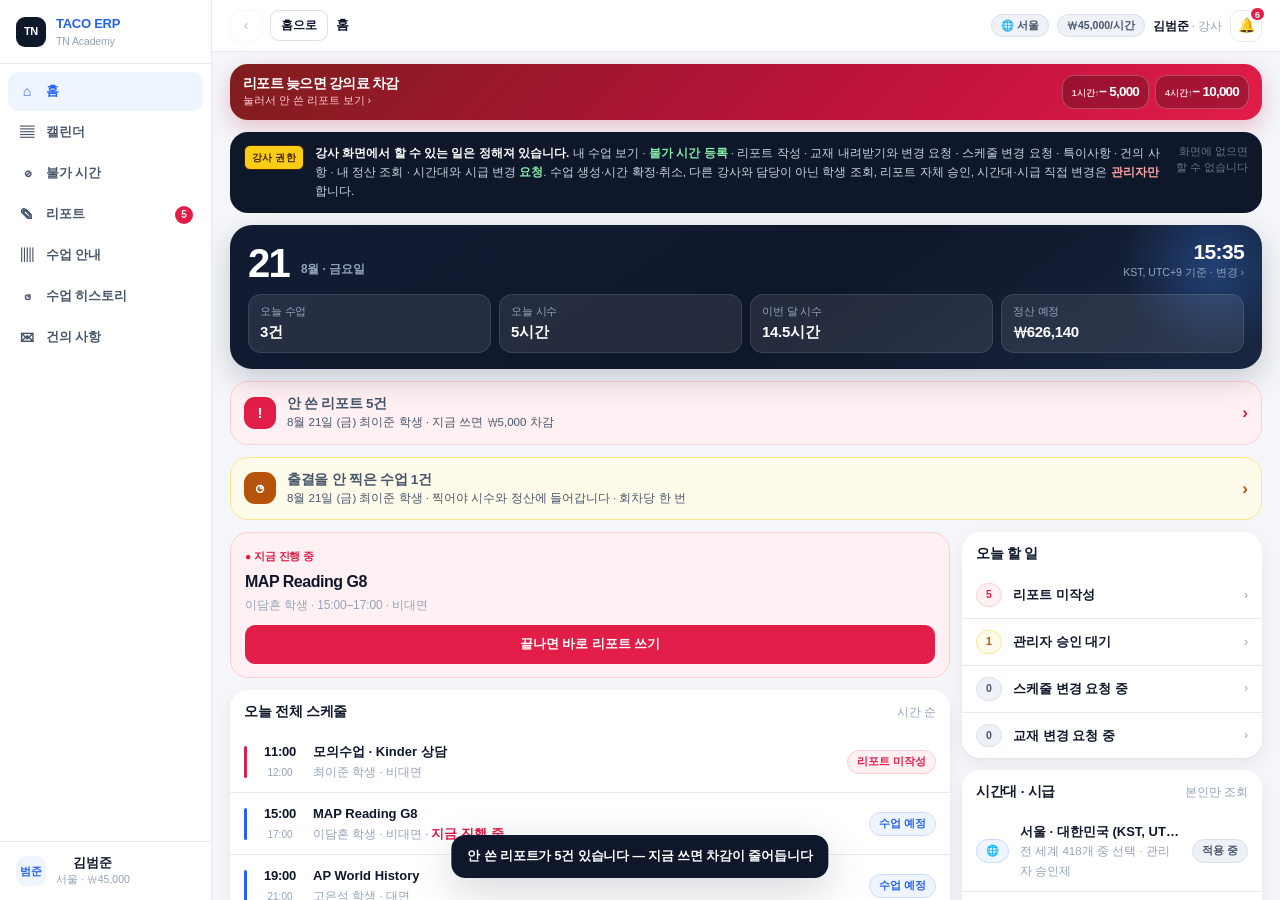
<file: index.html>
<!-- @file-guide
목적: index.html (historical)
책임/재사용: 읽기 전용 당시 자료다. 현행 명세/구현 근거로 복사하지 않고 최신 docs/CLAUDE.md와 원본을 대조한다.
검증/작업 지침: docs/contracts/FILE-GUIDE.md · docs/AGENT.md · docs/CLAUDE.md
-->

<!DOCTYPE html>
<html lang="ko">

<head>
    <meta charset="utf-8">
    <meta name="viewport" content="width=device-width, initial-scale=1, viewport-fit=cover">
    <meta name="theme-color" content="#0f172a">
    <meta name="description" content="TACO ERP 강사 백오피스 — 내 수업 · 가능·불가 표기 · 리포트 · 급여">
    <title>TACO ERP — 강사 백오피스</title>
    <link rel="stylesheet" href="css/tokens.css">
    <link rel="stylesheet" href="css/layout.css">
    <link rel="stylesheet" href="css/components.css">
    <link rel="stylesheet" href="css/calendar.css">
    <link rel="stylesheet" href="css/panel.css">
</head>

<body>
    <div class="app">
        <aside class="sidebar" id="sidebar"></aside>
        <div class="main">
            <header class="topbar" id="topbar"></header>
            <main class="scroll" id="scroll"></main>
        </div>
        <nav class="tabbar" id="tabbar" aria-label="주요메뉴"></nav>
    </div>

    <div class="scrim" id="scrim" onclick="onScrim()"></div>
    <aside class="panel" id="panel" hidden aria-label="수업 상세"></aside>
    <div id="modalHost" hidden></div>
    <div class="toast" id="toast" role="status" aria-live="polite"></div>

    <script src="js/money.js"></script>
    <script src="js/guard.js"></script>
    <script src="js/data.js"></script>
    <script src="js/rules.js"></script>
    <script src="js/ui.js"></script>
    <script src="js/views-home.js"></script>
    <script src="js/views-calendar.js"></script>
    <script src="js/views-report.js"></script>
    <script src="js/views-misc.js"></script>
    <script src="js/app.js"></script>
</body>

</html>
</file>
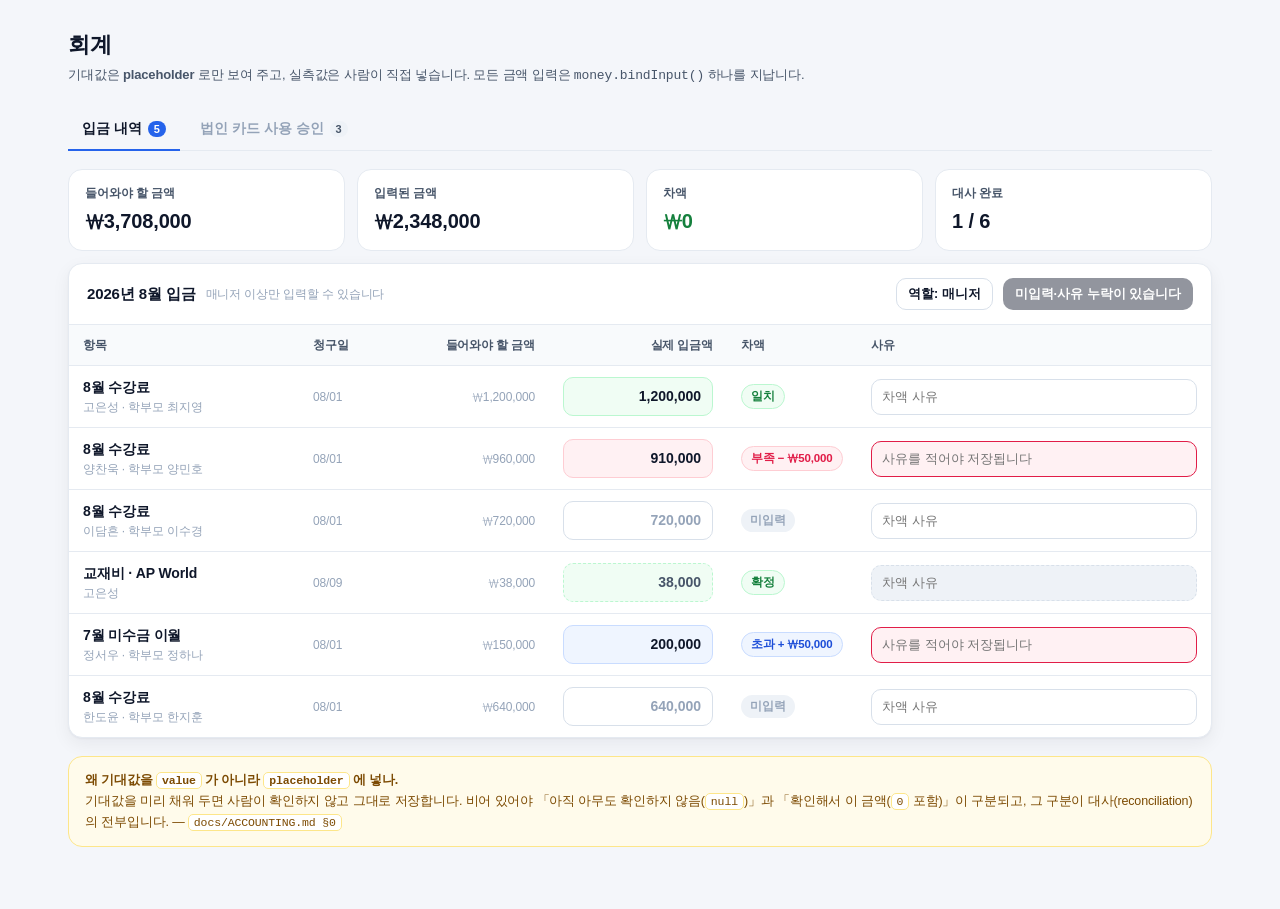
<file: accounting.html>
<!-- @file-guide
목적: accounting.html (historical)
책임/재사용: 읽기 전용 당시 자료다. 현행 명세/구현 근거로 복사하지 않고 최신 docs/CLAUDE.md와 원본을 대조한다.
검증/작업 지침: docs/contracts/FILE-GUIDE.md · docs/AGENT.md · docs/CLAUDE.md
-->

<!doctype html>
<html lang="ko">

<head>
    <meta charset="utf-8">
    <meta name="viewport" content="width=device-width, initial-scale=1">
    <title>TACO ERP · 회계 — 입금 내역 / 법인카드 승인</title>
    <link rel="stylesheet" href="css/tokens.css">
    <style>
        * {
            box-sizing: border-box;
            margin: 0;
            padding: 0
        }

        html,
        body {
            height: 100%
        }

        body {
            background: var(--bg);
            color: var(--fg);
            font-family: var(--f-sans);
            font-size: 14px;
            line-height: 1.5;
            -webkit-font-smoothing: antialiased
        }

        .wrap {
            max-width: 1180px;
            margin: 0 auto;
            padding: 28px var(--pad) 64px
        }

        h1 {
            font-size: 22px;
            font-weight: 800;
            letter-spacing: -.02em
        }

        .sub {
            color: var(--fg-muted);
            margin-top: 4px;
            font-size: 13px
        }

        .tabs {
            display: flex;
            gap: 6px;
            margin: 22px 0 18px;
            border-bottom: 1px solid var(--line)
        }

        .tab {
            appearance: none;
            border: 0;
            background: none;
            font: inherit;
            font-weight: 700;
            color: var(--fg-subtle);
            padding: 10px 14px;
            cursor: pointer;
            border-bottom: 2px solid transparent;
            margin-bottom: -1px
        }

        .tab[aria-selected=true] {
            color: var(--fg);
            border-bottom-color: var(--blue)
        }

        .tab .n {
            display: inline-block;
            min-width: 18px;
            padding: 0 5px;
            margin-left: 6px;
            border-radius: 9px;
            background: var(--subtle);
            color: var(--fg-muted);
            font-size: 11px;
            font-weight: 800
        }

        .tab[aria-selected=true] .n {
            background: var(--blue);
            color: var(--raised)
        }

        .card {
            background: var(--raised);
            border: 1px solid var(--line);
            border-radius: var(--r);
            box-shadow: var(--sh)
        }

        .card+.card {
            margin-top: var(--gap)
        }

        .card-h {
            padding: 14px 18px;
            border-bottom: 1px solid var(--line);
            display: flex;
            align-items: center;
            gap: 10px
        }

        .card-h h2 {
            font-size: 15px;
            font-weight: 800
        }

        .card-h .hint {
            color: var(--fg-subtle);
            font-size: 12px;
            font-weight: 500
        }

        .spacer {
            flex: 1
        }

        /* 요약 */
        .sum {
            display: grid;
            grid-template-columns: repeat(4, 1fr);
            gap: var(--gap);
            margin-bottom: var(--gap)
        }

        .sum .box {
            background: var(--raised);
            border: 1px solid var(--line);
            border-radius: var(--r);
            padding: 14px 16px
        }

        .sum .lb {
            font-size: 12px;
            color: var(--fg-muted);
            font-weight: 600
        }

        .sum .vl {
            font-size: 20px;
            font-weight: 800;
            margin-top: 4px;
            font-variant-numeric: tabular-nums
        }

        .sum .box.delta .vl.short {
            color: var(--red)
        }

        .sum .box.delta .vl.over {
            color: var(--blue)
        }

        .sum .box.delta .vl.match {
            color: var(--green)
        }

        /* 표 */
        table {
            width: 100%;
            border-collapse: collapse
        }

        th,
        td {
            padding: 11px 14px;
            text-align: left;
            border-bottom: 1px solid var(--line);
            vertical-align: middle
        }

        th {
            font-size: 12px;
            color: var(--fg-muted);
            font-weight: 700;
            background: var(--inset)
        }

        tbody tr:last-child td {
            border-bottom: 0
        }

        tbody tr:hover {
            background: var(--inset)
        }

        td.num,
        th.num {
            text-align: right;
            font-variant-numeric: tabular-nums
        }

        .who {
            font-weight: 700
        }

        .meta {
            color: var(--fg-subtle);
            font-size: 12px
        }

        /* 금액 입력 — money.bindInput 이 .money-input 을 붙인다 */
        .money-input {
            width: 150px;
            padding: 8px 11px;
            text-align: right;
            font: inherit;
            font-weight: 700;
            font-variant-numeric: tabular-nums;
            border: 1px solid var(--line-2);
            border-radius: var(--r-sm);
            background: var(--raised);
            color: var(--fg);
            outline: none;
            transition: border-color .12s, box-shadow .12s
        }

        .money-input:focus {
            border-color: var(--blue);
            box-shadow: 0 0 0 3px var(--blue-soft)
        }

        .money-input::placeholder {
            color: var(--fg-subtle);
            font-weight: 600;
            opacity: 1
        }

        .money-input.is-readonly {
            background: var(--subtle);
            color: var(--fg-muted);
            border-style: dashed;
            cursor: not-allowed
        }

        .money-input.short {
            border-color: var(--red-line);
            background: var(--red-soft)
        }

        .money-input.over {
            border-color: var(--blue-line);
            background: var(--blue-soft)
        }

        .money-input.match {
            border-color: var(--green-line);
            background: var(--green-soft)
        }

        .badge {
            display: inline-block;
            padding: 3px 9px;
            border-radius: 999px;
            font-size: 11.5px;
            font-weight: 800;
            white-space: nowrap
        }

        .badge.neutral {
            background: var(--subtle);
            color: var(--fg-subtle)
        }

        .badge.green {
            background: var(--green-soft);
            color: var(--green);
            border: 1px solid var(--green-line)
        }

        .badge.red {
            background: var(--red-soft);
            color: var(--red);
            border: 1px solid var(--red-line)
        }

        .badge.blue {
            background: var(--blue-soft);
            color: var(--blue-deep);
            border: 1px solid var(--blue-line)
        }

        .badge.amber {
            background: var(--amber-soft);
            color: var(--amber);
            border: 1px solid var(--amber-line)
        }

        .reason {
            width: 100%;
            min-width: 150px;
            padding: 7px 10px;
            font: inherit;
            font-size: 13px;
            border: 1px solid var(--line-2);
            border-radius: var(--r-sm);
            background: var(--raised);
            outline: none
        }

        .reason:focus {
            border-color: var(--blue);
            box-shadow: 0 0 0 3px var(--blue-soft)
        }

        .reason.need {
            border-color: var(--red);
            background: var(--red-soft)
        }

        .reason[disabled] {
            background: var(--subtle);
            border-style: dashed;
            color: var(--fg-subtle)
        }

        .btn {
            appearance: none;
            font: inherit;
            font-weight: 700;
            border-radius: var(--r-sm);
            padding: 9px 15px;
            cursor: pointer;
            border: 1px solid transparent;
            transition: filter .12s
        }

        .btn:hover:not(:disabled) {
            filter: brightness(.96)
        }

        .btn:disabled {
            opacity: .45;
            cursor: not-allowed
        }

        .btn.primary {
            background: var(--blue);
            color: var(--raised)
        }

        .btn.dark {
            background: var(--navy);
            color: var(--raised)
        }

        .btn.ghost {
            background: var(--raised);
            border-color: var(--line-2);
            color: var(--fg)
        }

        .btn.danger {
            background: var(--raised);
            border-color: var(--red-line);
            color: var(--red)
        }

        .btn.sm {
            padding: 6px 11px;
            font-size: 12.5px
        }

        /* 카드 승인 2단 */
        .two {
            display: grid;
            grid-template-columns: 378px 1fr;
            gap: var(--gap);
            align-items: start
        }

        .req {
            padding: 13px 16px;
            border-bottom: 1px solid var(--line);
            cursor: pointer;
            display: flex;
            gap: 10px;
            align-items: center
        }

        .req:last-child {
            border-bottom: 0
        }

        .req[aria-current=true] {
            background: var(--blue-soft);
            box-shadow: inset 3px 0 0 var(--blue)
        }

        .req .amt {
            margin-left: auto;
            font-weight: 800;
            font-variant-numeric: tabular-nums
        }

        .det {
            padding: 18px
        }

        .row {
            display: flex;
            gap: 14px;
            padding: 10px 0;
            border-bottom: 1px dashed var(--line)
        }

        .row:last-of-type {
            border-bottom: 0
        }

        .row .k {
            width: 88px;
            flex: none;
            color: var(--fg-muted);
            font-size: 12.5px;
            font-weight: 700;
            padding-top: 2px
        }

        .row .v {
            flex: 1
        }

        .approve {
            margin-top: 16px;
            padding: 16px;
            background: var(--inset);
            border: 1px solid var(--line);
            border-radius: var(--r)
        }

        .approve .lbl {
            font-size: 12.5px;
            font-weight: 700;
            color: var(--fg-muted);
            margin-bottom: 7px
        }

        .approve .line {
            display: flex;
            align-items: center;
            gap: 10px;
            flex-wrap: wrap
        }

        .acts {
            display: flex;
            gap: 8px;
            margin-top: 14px
        }

        .note {
            margin-top: 18px;
            padding: 13px 16px;
            background: var(--amber-soft);
            border: 1px solid var(--amber-line);
            border-radius: var(--r);
            font-size: 12.5px;
            color: var(--amber-deep);
            line-height: 1.65
        }

        .note b {
            font-weight: 800
        }

        .note code {
            font-family: ui-monospace, SFMono-Regular, Menlo, monospace;
            background: var(--raised);
            padding: 1px 5px;
            border-radius: 5px;
            border: 1px solid var(--amber-line);
            font-size: 11.5px
        }

        .hidden {
            display: none
        }

        .receipt {
            display: inline-flex;
            align-items: center;
            gap: 6px;
            padding: 5px 10px;
            border-radius: var(--r-sm);
            background: var(--subtle);
            font-size: 12px;
            font-weight: 700;
            color: var(--fg-muted)
        }

        .receipt.none {
            background: var(--red-soft);
            color: var(--red);
            border: 1px solid var(--red-line)
        }
    </style>
</head>

<body>
    <div class="wrap">
        <h1>회계</h1>
        <p class="sub">기대값은 <b>placeholder</b> 로만 보여 주고, 실측값은 사람이 직접 넣습니다. 모든 금액 입력은 <code>money.bindInput()</code> 하나를 지납니다.</p>

        <div class="tabs" role="tablist">
            <button class="tab" role="tab" aria-selected="true" data-tab="dep">입금 내역<span class="n" id="depN">0</span></button>
            <button class="tab" role="tab" aria-selected="false" data-tab="card">법인 카드 사용 승인<span class="n" id="cardN">0</span></button>
        </div>

        <!-- ───────────────────────── 입금 내역 ───────────────────────── -->
        <section id="pane-dep">
            <div class="sum">
                <div class="box">
                    <div class="lb">들어와야 할 금액</div>
                    <div class="vl" id="sExp">—</div>
                </div>
                <div class="box">
                    <div class="lb">입력된 금액</div>
                    <div class="vl" id="sAct">—</div>
                </div>
                <div class="box delta">
                    <div class="lb">차액</div>
                    <div class="vl" id="sDelta">—</div>
                </div>
                <div class="box">
                    <div class="lb">대사 완료</div>
                    <div class="vl" id="sDone">—</div>
                </div>
            </div>

            <div class="card">
                <div class="card-h">
                    <h2>2026년 8월 입금</h2>
                    <span class="hint">매니저 이상만 입력할 수 있습니다</span>
                    <span class="spacer"></span>
                    <button class="btn ghost sm" id="roleBtn">역할: 매니저</button>
                    <button class="btn dark sm" id="reconcileBtn">일괄 확정</button>
                </div>
                <table>
                    <thead>
                        <tr>
                            <th style="width:230px">항목</th>
                            <th style="width:120px">청구일</th>
                            <th class="num" style="width:130px">들어와야 할 금액</th>
                            <th class="num" style="width:172px">실제 입금액</th>
                            <th style="width:130px">차액</th>
                            <th>사유</th>
                        </tr>
                    </thead>
                    <tbody id="depBody"></tbody>
                </table>
            </div>

            <div class="note">
                <b>왜 기대값을 <code>value</code> 가 아니라 <code>placeholder</code> 에 넣나.</b><br>
                기대값을 미리 채워 두면 사람이 확인하지 않고 그대로 저장합니다. 비어 있어야
                「아직 아무도 확인하지 않음(<code>null</code>)」과 「확인해서 이 금액(<code>0</code> 포함)」이 구분되고,
                그 구분이 대사(reconciliation)의 전부입니다. — <code>docs/ACCOUNTING.md §0</code>
            </div>
        </section>

        <!-- ─────────────────────── 법인 카드 승인 ─────────────────────── -->
        <section id="pane-card" class="hidden">
            <div class="two">
                <div class="card">
                    <div class="card-h">
                        <h2>신청 목록</h2><span class="spacer"></span><span class="hint" id="cardHint"></span>
                    </div>
                    <div id="reqList"></div>
                </div>
                <div class="card">
                    <div class="det" id="reqDetail"></div>
                </div>
            </div>
            <div class="note">
                <b>같은 컴포넌트입니다.</b> 입금 내역의 「들어와야 할 금액 → 실제 입금액」과
                법인카드의 「신청 금액 → 승인 금액」은 <code>ExpectedAmountInput</code> 하나로 처리합니다.
                제안하는 쪽과 확정하는 쪽이 항상 다르다는 것만 지키면 두 업무는 같은 모양입니다. (불변식 I-7)
            </div>
        </section>
    </div>

    <script src="js/money.js"></script>
    <script>
        /* ── 데모 데이터 ─────────────────────────────────────────────── */
        let ROLE = 'manager';                       // 'staff' | 'manager'
        const ME = { id: 'u9', name: '김민선' };

        const DEPOSITS = [
            { id: 'd1', label: '8월 수강료', who: '고은성 · 학부모 최지영', billedOn: '2026-08-01', expected: 1200000, actual: 1200000, reason: '', state: 'entered' },
            { id: 'd2', label: '8월 수강료', who: '양찬욱 · 학부모 양민호', billedOn: '2026-08-01', expected: 960000, actual: 910000, reason: '', state: 'entered' },
            { id: 'd3', label: '8월 수강료', who: '이담흔 · 학부모 이수경', billedOn: '2026-08-01', expected: 720000, actual: null, reason: '', state: 'pending' },
            { id: 'd4', label: '교재비 · AP World', who: '고은성', billedOn: '2026-08-09', expected: 38000, actual: 38000, reason: '', state: 'reconciled' },
            { id: 'd5', label: '7월 미수금 이월', who: '정서우 · 학부모 정하나', billedOn: '2026-08-01', expected: 150000, actual: 200000, reason: '', state: 'entered' },
            { id: 'd6', label: '8월 수강료', who: '한도윤 · 학부모 한지훈', billedOn: '2026-08-01', expected: 640000, actual: null, reason: '', state: 'pending' },
        ];

        const CARDS = [
            {
                id: 'c1', requester: '김범준', requesterId: 'u1', usedOn: '2026-08-18', merchant: '교보문고 광화문점',
                purpose: 'AP World History Unit 5 부교재 3권', account: '도서·교재비',
                requested: 87000, approved: null, reason: '', receipt: true, state: 'submitted'
            },
            {
                id: 'c2', requester: '김민선', requesterId: 'u9', usedOn: '2026-08-20', merchant: '쿠팡',
                purpose: '키즈룸 교구 보충 (색연필·스티커)', account: '소모품비',
                requested: 54300, approved: null, reason: '', receipt: true, state: 'submitted'
            },
            {
                id: 'c3', requester: '양지원', requesterId: 'u4', usedOn: '2026-08-21', merchant: '스타벅스 강남대로점',
                purpose: '학부모 상담 다과', account: '접대비',
                requested: 36500, approved: null, reason: '', receipt: false, state: 'submitted'
            },
            {
                id: 'c4', requester: '김범준', requesterId: 'u1', usedOn: '2026-08-12', merchant: 'Zoom Video Communications',
                purpose: 'Zoom Pro 8월 구독 (Boarding 계정)', account: '지급수수료',
                requested: 21500, approved: 21500, reason: '', receipt: true, state: 'approved'
            },
        ];

        /* ── 공용: ExpectedAmountInput ────────────────────────────────
           기대값 = placeholder / 실측값 = value / diff() 배지 / 사유 강제
           입금·카드 두 화면이 이 함수 하나를 쓴다.                        */
        function expectedAmountInput({ expected, value, canEdit, onChange }) {
            const el = document.createElement('input');
            el.type = 'text';
            const api = MONEY.bindInput(el, {
                expected,
                readonly: !canEdit,
                onValue: n => { paint(n); onChange && onChange(n); },
            });
            api.set(value);

            function paint(n) {
                const d = MONEY.diff(expected, n);
                el.classList.remove('short', 'over', 'match');
                if (d.state !== 'empty') el.classList.add(d.state);
            }
            paint(value);
            return { el, api };
        }

        function badgeFor(expected, actual) {
            const d = MONEY.diff(expected, actual);
            const b = document.createElement('span');
            b.className = 'badge ' + d.tone;
            b.textContent = d.label || '—';
            return { node: b, d };
        }

        /* ── 화면 ① 입금 내역 ─────────────────────────────────────────── */
        function renderDeposits() {
            const body = document.getElementById('depBody');
            body.innerHTML = '';
            const canEdit = ROLE === 'manager';

            DEPOSITS.forEach(row => {
                const tr = document.createElement('tr');

                const c1 = document.createElement('td');
                c1.innerHTML = `<div class="who">${row.label}</div><div class="meta">${row.who}</div>`;

                const c2 = document.createElement('td');
                c2.className = 'meta';
                c2.textContent = row.billedOn.slice(5).replace('-', '/');

                const c3 = document.createElement('td');
                c3.className = 'num meta';
                c3.textContent = MONEY.won(row.expected);

                const c4 = document.createElement('td');
                c4.className = 'num';

                const c5 = document.createElement('td');
                const c6 = document.createElement('td');

                const reason = document.createElement('input');
                reason.className = 'reason';
                reason.placeholder = '차액 사유';
                reason.value = row.reason;
                reason.disabled = !canEdit;
                reason.addEventListener('input', () => { row.reason = reason.value; syncRow(); });
                c6.appendChild(reason);

                const { el } = expectedAmountInput({
                    expected: row.expected, value: row.actual, canEdit,
                    onChange: n => { row.actual = n; syncRow(); syncTotals(); },
                });
                if (row.state === 'reconciled') { el.readOnly = true; el.classList.add('is-readonly'); reason.disabled = true; }
                c4.appendChild(el);

                function syncRow() {
                    c5.innerHTML = '';
                    if (row.state === 'reconciled') {
                        const b = document.createElement('span');
                        b.className = 'badge green'; b.textContent = '확정';
                        c5.appendChild(b); reason.classList.remove('need'); return;
                    }
                    const { node, d } = badgeFor(row.expected, row.actual);
                    c5.appendChild(node);
                    const needReason = (d.state === 'short' || d.state === 'over') && !row.reason.trim();
                    reason.classList.toggle('need', needReason);
                    reason.placeholder = needReason ? '사유를 적어야 저장됩니다' : '차액 사유';
                }
                syncRow();

                tr.append(c1, c2, c3, c4, c5, c6);
                body.appendChild(tr);
            });
            syncTotals();
        }

        function syncTotals() {
            const exp = MONEY.sum(DEPOSITS, r => r.expected);
            const act = MONEY.sum(DEPOSITS, r => r.actual);
            const entered = DEPOSITS.filter(r => MONEY.parse(r.actual) !== null);
            const delta = act - MONEY.sum(entered, r => r.expected);   // 입력된 건만 비교한다

            document.getElementById('sExp').textContent = MONEY.won(exp);
            document.getElementById('sAct').textContent = MONEY.won(act);

            const dEl = document.getElementById('sDelta');
            const st = delta === 0 ? 'match' : delta > 0 ? 'over' : 'short';
            dEl.className = 'vl ' + st;
            dEl.textContent = delta === 0 ? MONEY.won(0) : MONEY.format(delta, { signed: true });

            const done = DEPOSITS.filter(r => r.state === 'reconciled').length;
            document.getElementById('sDone').textContent = `${done} / ${DEPOSITS.length}`;
            document.getElementById('depN').textContent = DEPOSITS.length - done;

            // 일괄 확정 — 미입력이 있거나 사유 없는 차액이 있으면 막는다
            const blocked = DEPOSITS.some(r => {
                if (r.state === 'reconciled') return false;
                const d = MONEY.diff(r.expected, r.actual);
                if (d.state === 'empty') return true;
                return (d.state !== 'match') && !r.reason.trim();
            });
            const btn = document.getElementById('reconcileBtn');
            btn.disabled = blocked || ROLE !== 'manager';
            btn.textContent = blocked ? '미입력·사유 누락이 있습니다' : '일괄 확정';
        }

        /* ── 화면 ② 법인 카드 승인 ────────────────────────────────────── */
        let SEL = CARDS[0].id;

        function renderCards() {
            const list = document.getElementById('reqList');
            list.innerHTML = '';
            CARDS.forEach(r => {
                const d = document.createElement('div');
                d.className = 'req';
                d.setAttribute('aria-current', String(r.id === SEL));
                const tone = r.state === 'approved' ? 'green' : r.state === 'rejected' ? 'red' : 'amber';
                const lbl = r.state === 'approved' ? '승인' : r.state === 'rejected' ? '반려' : '대기';
                d.innerHTML = `<div><div class="who">${r.requester}</div>
        <div class="meta">${r.usedOn.slice(5).replace('-', '/')} · ${r.merchant}</div></div>
      <span class="badge ${tone}">${lbl}</span>
      <span class="amt">${MONEY.won(r.state === 'approved' ? r.approved : r.requested)}</span>`;
                d.addEventListener('click', () => { SEL = r.id; renderCards(); });
                list.appendChild(d);
            });
            document.getElementById('cardN').textContent = CARDS.filter(r => r.state === 'submitted').length;
            document.getElementById('cardHint').textContent = `대기 ${CARDS.filter(r => r.state === 'submitted').length}건`;
            renderCardDetail();
        }

        function renderCardDetail() {
            const r = CARDS.find(x => x.id === SEL);
            const box = document.getElementById('reqDetail');
            box.innerHTML = '';

            const h = document.createElement('div');
            h.style.cssText = 'display:flex;align-items:center;gap:10px;margin-bottom:14px';
            h.innerHTML = `<div><div style="font-size:17px;font-weight:800">${r.merchant}</div>
    <div class="meta">${r.requester} 신청 · ${r.usedOn}</div></div>`;
            box.appendChild(h);

            const rows = [
                ['사용 목적', r.purpose],
                ['계정과목', r.account],
                ['영수증', r.receipt
                    ? '<span class="receipt">📎 receipt_' + r.id + '.jpg</span>'
                    : '<span class="receipt none">영수증 없음 · 승인 불가</span>'],
            ];
            rows.forEach(([k, v]) => {
                const el = document.createElement('div');
                el.className = 'row';
                el.innerHTML = `<div class="k">${k}</div><div class="v">${v}</div>`;
                box.appendChild(el);
            });

            const done = r.state !== 'submitted';
            const selfApproval = r.requesterId === ME.id;
            const canApprove = ROLE === 'manager' && !done && !selfApproval;

            const ap = document.createElement('div');
            ap.className = 'approve';
            ap.innerHTML = `<div class="lbl">승인 금액 <span style="font-weight:600;color:var(--fg-subtle)">
      · 신청 금액 ${MONEY.won(r.requested)} 이 placeholder 로 들어갑니다</span></div>`;

            const line = document.createElement('div');
            line.className = 'line';

            const { el } = expectedAmountInput({
                expected: r.requested, value: r.approved, canEdit: canApprove,
                onChange: n => { r.approved = n; sync(); },
            });
            line.appendChild(el);

            const badgeSlot = document.createElement('span');
            line.appendChild(badgeSlot);
            ap.appendChild(line);

            const reason = document.createElement('input');
            reason.className = 'reason';
            reason.style.marginTop = '10px';
            reason.placeholder = '신청 금액과 다르면 사유가 필요합니다';
            reason.value = r.reason;
            reason.disabled = !canApprove;
            reason.addEventListener('input', () => { r.reason = reason.value; sync(); });
            ap.appendChild(reason);

            const acts = document.createElement('div');
            acts.className = 'acts';
            const ok = document.createElement('button'); ok.className = 'btn primary'; ok.textContent = '승인';
            const no = document.createElement('button'); no.className = 'btn danger'; no.textContent = '반려';
            acts.append(ok, no); ap.appendChild(acts);

            const why = document.createElement('div');
            why.style.cssText = 'margin-top:10px;font-size:12.5px;color:var(--red);font-weight:700';
            ap.appendChild(why);

            function sync() {
                badgeSlot.innerHTML = '';
                const { node, d } = badgeFor(r.requested, r.approved);
                if (d.state !== 'empty') badgeSlot.appendChild(node);

                const needReason = (d.state === 'short' || d.state === 'over') && !r.reason.trim();
                reason.classList.toggle('need', needReason);

                const errs = [];
                if (done) errs.push(r.state === 'approved' ? '이미 승인된 건입니다' : '반려된 건입니다');
                if (selfApproval) errs.push('본인이 올린 신청은 본인이 승인할 수 없습니다 (A-4)');
                if (!r.receipt) errs.push('영수증이 없으면 승인할 수 없습니다 (A-3)');
                if (d.state === 'over') errs.push('승인 금액이 신청 금액을 넘을 수 없습니다 (A-2)');
                if (d.state === 'empty') errs.push('승인 금액을 입력해 주세요');
                if (needReason) errs.push('감액 사유가 필요합니다 (A-1)');
                if (ROLE !== 'manager') errs.push('승인 권한이 없습니다');

                why.textContent = errs[0] || '';
                ok.disabled = errs.length > 0;
                no.disabled = done || ROLE !== 'manager' || selfApproval;
            }
            sync();

            ok.addEventListener('click', () => { r.state = 'approved'; renderCards(); });
            no.addEventListener('click', () => {
                if (!r.reason.trim()) { r.reason = ''; reason.classList.add('need'); reason.placeholder = '반려 사유는 필수입니다'; reason.focus(); return; }
                r.state = 'rejected'; renderCards();
            });

            box.appendChild(ap);
        }

        /* ── 탭 · 역할 ────────────────────────────────────────────────── */
        document.querySelectorAll('.tab').forEach(t => t.addEventListener('click', () => {
            document.querySelectorAll('.tab').forEach(x => x.setAttribute('aria-selected', String(x === t)));
            const k = t.dataset.tab;
            document.getElementById('pane-dep').classList.toggle('hidden', k !== 'dep');
            document.getElementById('pane-card').classList.toggle('hidden', k !== 'card');
        }));

        document.getElementById('roleBtn').addEventListener('click', e => {
            ROLE = ROLE === 'manager' ? 'staff' : 'manager';
            e.target.textContent = '역할: ' + (ROLE === 'manager' ? '매니저' : '직원');
            renderDeposits(); renderCards();
        });

        document.getElementById('reconcileBtn').addEventListener('click', () => {
            DEPOSITS.forEach(r => { if (MONEY.parse(r.actual) !== null) r.state = 'reconciled'; });
            renderDeposits();
        });

        renderDeposits();
        renderCards();
    </script>
</body>

</html>
</file>
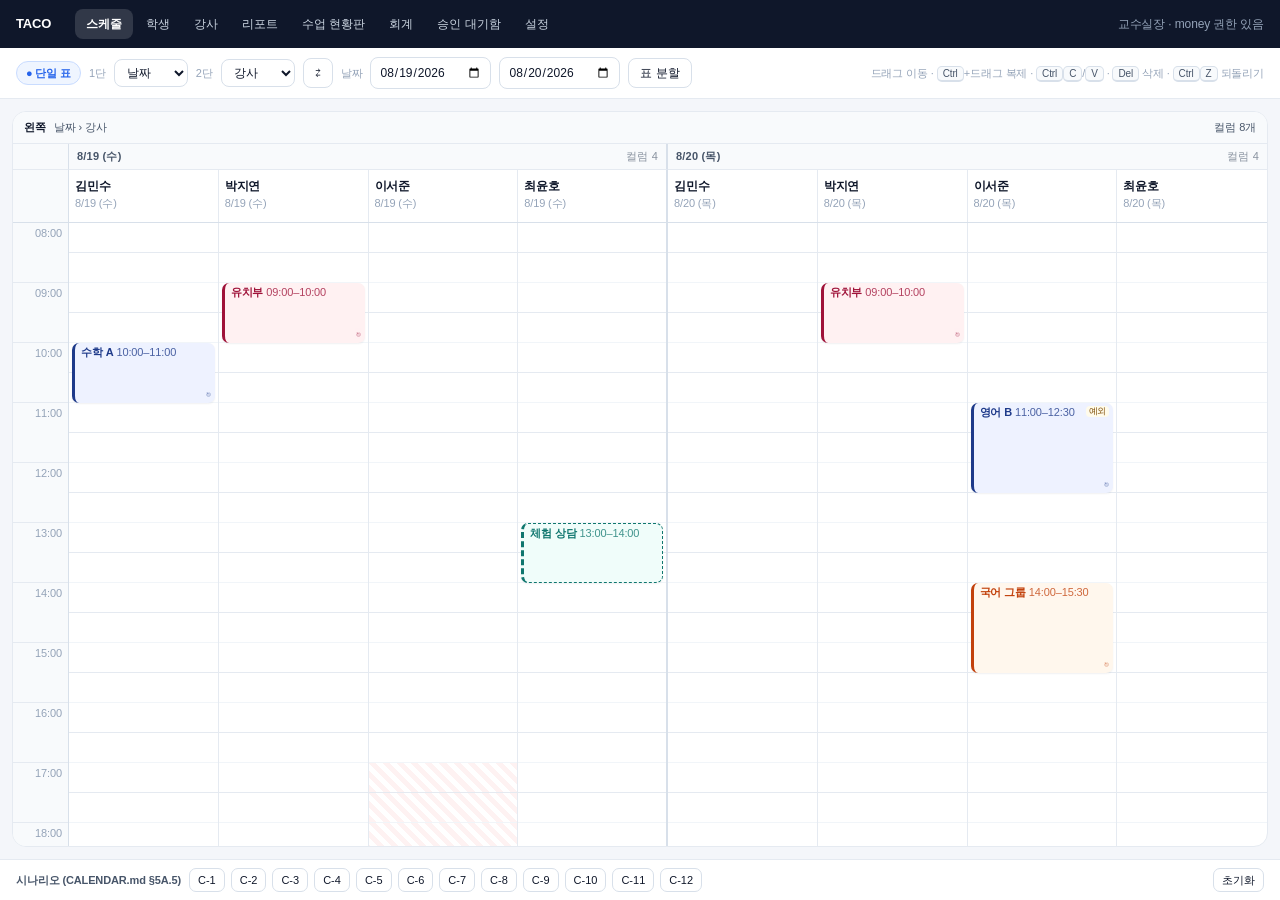
<file: scheduler.html>
<!-- @file-guide
목적: scheduler.html (historical)
책임/재사용: 읽기 전용 당시 자료다. 현행 명세/구현 근거로 복사하지 않고 최신 docs/CLAUDE.md와 원본을 대조한다.
검증/작업 지침: docs/contracts/FILE-GUIDE.md · docs/AGENT.md · docs/CLAUDE.md
-->

<!DOCTYPE html>
<html lang="ko">
<head>
<meta charset="utf-8">
<meta name="viewport" content="width=device-width, initial-scale=1, viewport-fit=cover">
<title>TACO ERP — 스케줄 (관리자)</title>
<link rel="stylesheet" href="css/tokens.css">
<link rel="stylesheet" href="css/scheduler.css">
</head>
<body>
  <div class="sh">
    <header class="topbar">
      <span class="brand">TACO</span>
      <nav class="tabs" id="tabs"></nav>
      <span class="who" id="who"></span>
    </header>

    <div class="filterbar" id="filterbar"></div>

    <div class="panes" id="panes"></div>

    <div class="clipbar" id="clipbar" hidden></div>
    <div class="runner" id="runner"></div>
  </div>

  <div class="scrim2" id="scrim2" hidden></div>
  <div class="dlg" id="dlg" hidden role="dialog" aria-modal="true"></div>
  <div class="toast" id="toast" role="status" aria-live="polite"></div>

  <script src="js/guard.js"></script>
  <script src="js/recurrence.js"></script>
  <script src="js/scheduler.js"></script>
</body>
</html>
</file>
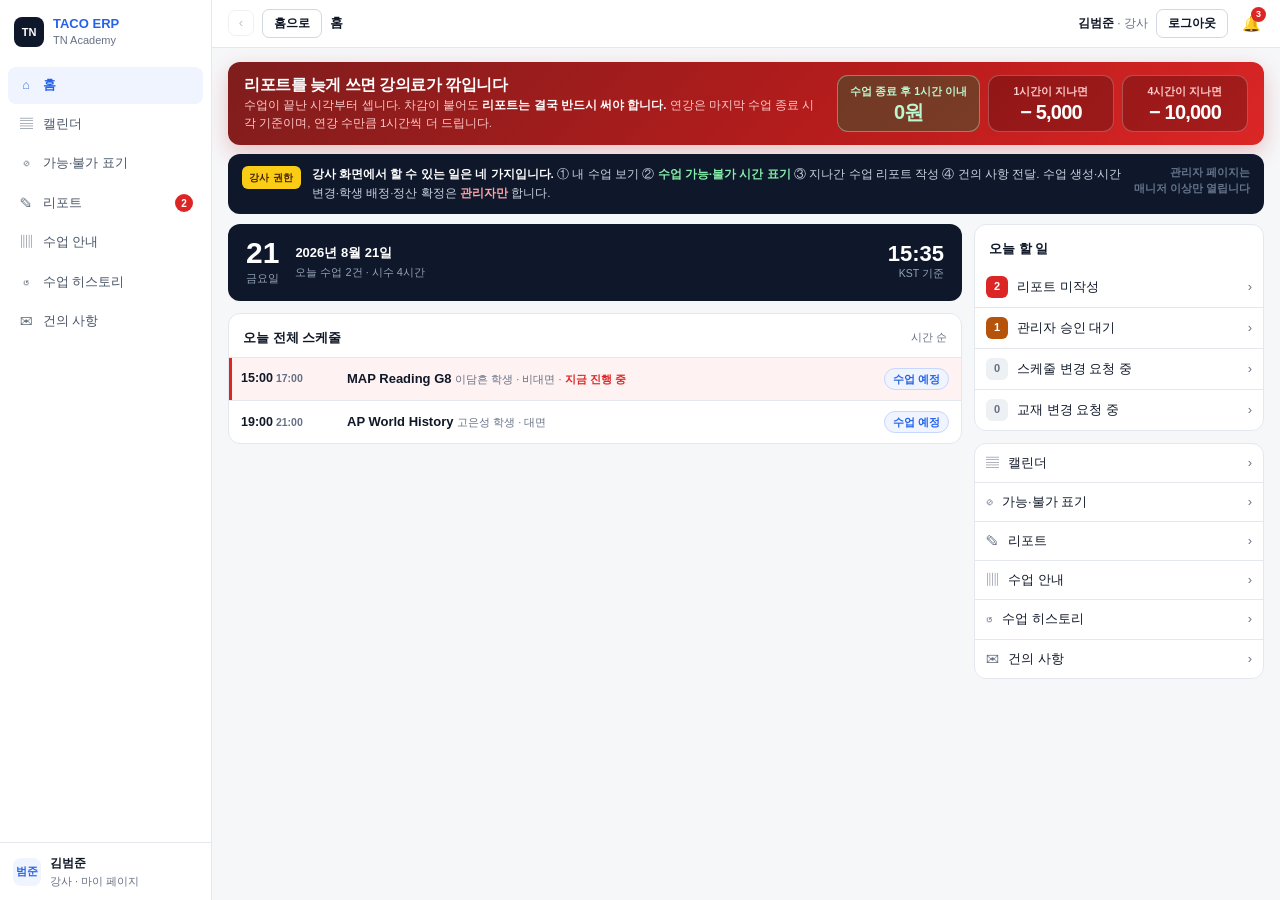
<file: _archive/taco-instructor-backoffice.html>
<!DOCTYPE html>
<html lang="ko">
<head>
<meta charset="utf-8">
<meta name="viewport" content="width=device-width, initial-scale=1">
<title>TACO ERP — 강사 백오피스</title>
<style>
:root{
  --canvas:#f6f7f9; --raised:#fff; --subtle:#eef1f4; --inset:#f8fafc;
  --fg:#101828; --fg-muted:#475467; --fg-subtle:#667085; --fg-on:#fff;
  --border:#d1d8e0; --border-muted:#e4e8ee;
  --accent:#2563eb; --accent-hover:#1d4ed8; --accent-subtle:#eff4ff;
  --red:#dc2626; --red-subtle:#fef2f2; --red-line:#fecaca;
  --green:#15803d; --green-deep:#166534; --green-subtle:#f0fdf4; --green-line:#bbf7d0;
  --amber:#b45309; --amber-subtle:#fffbeb; --amber-line:#fde68a;
  --navy:#0f172a; --navy-2:#1e293b;
  --r-sm:6px; --r-md:8px; --r-lg:12px; --r-xl:16px;
  --hour:44px;
}
*{box-sizing:border-box}
html,body{margin:0;height:100%}
body{font-family:'Pretendard','Noto Sans KR',-apple-system,BlinkMacSystemFont,'Apple SD Gothic Neo',sans-serif;
  background:var(--canvas);color:var(--fg);font-size:13px;line-height:1.55;-webkit-font-smoothing:antialiased}
button{font:inherit;color:inherit;background:none;border:0;cursor:pointer}
input,select,textarea{font:inherit;color:inherit}
.app{display:flex;height:100vh;overflow:hidden}
/* sidebar */
.side{width:212px;flex:0 0 212px;background:var(--raised);border-right:1px solid var(--border-muted);display:flex;flex-direction:column}
.brand{display:flex;align-items:center;gap:9px;padding:16px 14px 14px}
.brand .mark{width:30px;height:30px;border-radius:8px;background:var(--navy);color:#fff;display:grid;place-items:center;font-size:11px;font-weight:800}
.brand .t1{font-size:13px;font-weight:800;color:var(--accent);line-height:1.2}
.brand .t2{font-size:11px;color:var(--fg-subtle)}
.nav{flex:1;padding:4px 8px;overflow:auto}
.nav button{width:100%;display:flex;align-items:center;gap:9px;padding:9px 10px;border-radius:var(--r-md);font-size:12.5px;color:var(--fg-muted);margin-bottom:2px}
.nav button .ic{width:16px;text-align:center;opacity:.85}
.nav button:hover{background:var(--subtle)}
.nav button.on{background:var(--accent-subtle);color:var(--accent);font-weight:700}
.nav .cnt{margin-left:auto;background:var(--red);color:#fff;border-radius:999px;min-width:18px;height:18px;
  display:grid;place-items:center;font-size:10px;font-weight:800;padding:0 5px}
.me{border-top:1px solid var(--border-muted);padding:11px 13px;display:flex;align-items:center;gap:9px}
.me .av{width:28px;height:28px;border-radius:8px;background:var(--accent-subtle);color:var(--accent);display:grid;place-items:center;font-size:11px;font-weight:800}
.me .n{font-size:12px;font-weight:700}
.me .r{font-size:10.5px;color:var(--fg-subtle)}
/* main */
.main{flex:1;min-width:0;display:flex;flex-direction:column;overflow:hidden}
.top{display:flex;align-items:center;gap:8px;padding:9px 16px;background:var(--raised);border-bottom:1px solid var(--border-muted)}
.top .back{width:26px;height:26px;border-radius:7px;border:1px solid var(--border);display:grid;place-items:center;color:var(--fg-muted)}
.top .back:disabled{opacity:.35;cursor:not-allowed}
.top .home{padding:4px 11px;border-radius:7px;border:1px solid var(--border);font-size:12px;font-weight:700}
.crumb{font-size:12.5px;font-weight:700;color:var(--fg)}
.crumb .sep{color:var(--fg-subtle);font-weight:400;margin:0 5px}
.crumb .dim{color:var(--fg-muted);font-weight:500}
.sp{flex:1}
.ghost{padding:4px 10px;border:1px dashed var(--border);border-radius:7px;font-size:11px;color:var(--fg-muted)}
.who{font-size:12px;font-weight:700}
.who span{color:var(--fg-subtle);font-weight:500}
.logout{padding:4px 11px;border:1px solid var(--border);border-radius:7px;font-size:12px;font-weight:700}
.bell{position:relative;width:28px;height:28px;display:grid;place-items:center;font-size:15px}
.bell b{position:absolute;top:-2px;right:-2px;background:var(--red);color:#fff;border-radius:999px;
  min-width:15px;height:15px;font-size:9px;display:grid;place-items:center;font-weight:800}
.body{flex:1;overflow:auto;padding:14px 16px 26px}
/* generic */
.card{background:var(--raised);border:1px solid var(--border-muted);border-radius:var(--r-lg)}
.pad{padding:14px}
.row{display:flex;align-items:center;gap:8px}
.h2{font-size:15px;font-weight:800}
.h3{font-size:13px;font-weight:800}
.muted{color:var(--fg-muted)}
.subtle{color:var(--fg-subtle)}
.mini{font-size:11px}
.mono{font-variant-numeric:tabular-nums}
.btn{display:inline-flex;align-items:center;gap:6px;padding:7px 13px;border-radius:var(--r-md);
  border:1px solid var(--border);background:var(--raised);color:var(--fg);font-size:12px;font-weight:700;white-space:nowrap}
.btn:hover{background:var(--subtle)}
.btn.pri{background:var(--accent);border-color:var(--accent);color:#fff}
.btn.pri:hover{background:var(--accent-hover)}
.btn.go{background:var(--green);border-color:var(--green);color:#fff}
.btn.danger{background:var(--red);border-color:var(--red);color:#fff}
.btn.sm{padding:5px 9px;font-size:11px}
.btn:disabled{opacity:.45;cursor:not-allowed}
.chip{display:inline-flex;align-items:center;gap:4px;padding:2px 8px;border-radius:999px;font-size:10.5px;font-weight:800;border:1px solid transparent}
.chip.red{background:var(--red-subtle);color:var(--red);border-color:var(--red-line)}
.chip.amber{background:var(--amber-subtle);color:var(--amber);border-color:var(--amber-line)}
.chip.green{background:var(--green-subtle);color:var(--green);border-color:var(--green-line)}
.chip.blue{background:var(--accent-subtle);color:var(--accent);border-color:#c7d7fe}
.chip.gray{background:var(--subtle);color:var(--fg-muted);border-color:var(--border)}
.note{font-size:11px;color:var(--fg-subtle)}
.hint{font-size:11.5px;color:#cbd5e1;background:var(--navy);border-radius:var(--r-md);padding:10px 12px}
.hint b{color:#fff;display:block;margin-bottom:2px;font-size:12px}
.warnbox{background:var(--amber-subtle);border:1px solid var(--amber-line);border-radius:var(--r-md);padding:11px 12px;font-size:12px}
.warnbox b{color:var(--amber)}
.errbox{background:var(--red-subtle);border:1.5px solid var(--red-line);border-radius:var(--r-md);padding:11px 12px;font-size:12px}
.errbox b{color:var(--red);display:block;margin-bottom:3px}
.okbox{background:var(--green-subtle);border:1px solid var(--green-line);border-radius:var(--r-md);padding:11px 12px;font-size:12px}
.okbox b{color:var(--green)}
/* banner */
.alertbar{display:flex;align-items:center;gap:10px;background:var(--red-subtle);border:1px solid var(--red-line);
  border-radius:var(--r-lg);padding:11px 14px;margin-bottom:12px}
.alertbar .ic{width:22px;height:22px;border-radius:999px;background:var(--red);color:#fff;display:grid;place-items:center;font-size:12px;font-weight:800}
.alertbar b{font-size:13px}
/* home */
.datecard{background:var(--navy);color:#fff;border-radius:var(--r-lg);padding:14px 18px;display:flex;align-items:center;gap:16px}
.datecard .dd{font-size:30px;font-weight:800;line-height:1}
.datecard .dw{font-size:11px;color:#94a3b8;text-align:center;margin-top:2px}
.datecard .t1{font-size:13px;font-weight:700}
.datecard .t2{font-size:11px;color:#94a3b8;margin-top:1px}
.datecard .clock{font-size:22px;font-weight:800;text-align:right;line-height:1}
.datecard .kst{font-size:10.5px;color:#94a3b8;text-align:right}
.todo-list .it{display:flex;align-items:center;gap:9px;padding:9px 11px;border-bottom:1px solid var(--border-muted);cursor:pointer}
.todo-list .it:hover{background:var(--accent-subtle)}
.todo-list .it:last-child{border-bottom:0}
.todo-list .n{width:22px;height:22px;border-radius:6px;display:grid;place-items:center;font-size:11px;font-weight:800}
.todo-list .n.red{background:var(--red);color:#fff}
.todo-list .n.amber{background:var(--amber);color:#fff}
.todo-list .n.zero{background:var(--subtle);color:var(--fg-subtle)}
.sched .it{display:flex;align-items:center;gap:10px;padding:10px 12px;border-top:1px solid var(--border-muted);cursor:pointer;position:relative}
.sched .it:hover{background:var(--inset)}
.sched .it.now{background:#fef2f2}
.sched .it.now::before{content:'';position:absolute;left:0;top:0;bottom:0;width:3px;background:var(--red)}
.sched .tm{font-size:12.5px;font-weight:800;width:96px;flex:0 0 96px}
.sched .tm i{font-style:normal;font-size:10.5px;color:var(--fg-subtle);font-weight:600}
/* calendar */
.calhead{display:flex;align-items:center;gap:10px;flex-wrap:wrap;margin-bottom:10px}
.seg{display:inline-flex;background:var(--subtle);border-radius:var(--r-md);padding:2px}
.seg button{padding:4px 13px;border-radius:6px;font-size:12px;color:var(--fg-muted);font-weight:700}
.seg button.on{background:var(--raised);color:var(--fg);box-shadow:0 1px 2px rgba(16,24,40,.1)}
.calwrap{display:flex;gap:12px;align-items:flex-start}
.grid{flex:1;min-width:0;border:1px solid var(--border);border-radius:var(--r-lg);overflow:hidden;background:#fff;display:flex}
.gut{width:62px;flex:0 0 62px;background:var(--subtle)}
.gut .gh{height:46px;border-bottom:1px solid var(--border)}
.gut .lb{height:var(--hour);font-size:10.5px;color:var(--fg-subtle);text-align:right;padding-right:7px;transform:translateY(-6px)}
.cols{flex:1;display:flex;min-width:0}
.col{flex:1;min-width:0;border-left:1px solid var(--border);position:relative}
.col.today{background:#fffdf5}
.ch{height:46px;border-bottom:1px solid var(--border);display:flex;flex-direction:column;align-items:center;justify-content:center;gap:1px;background:var(--subtle)}
.ch .w{font-size:10.5px;color:var(--fg-muted);font-weight:700}
.ch .d{font-size:14px;font-weight:800}
.col.today .ch .d{background:var(--accent);color:#fff;width:24px;height:24px;border-radius:999px;display:grid;place-items:center;font-size:12px}
.col.sun .ch .w,.col.sun .ch .d{color:var(--red)}
.cbody{position:relative}
.hl{position:absolute;left:0;right:0;height:1px;background:var(--border-muted)}
.nowline{position:absolute;left:0;right:0;height:2px;background:var(--red);z-index:6}
.nowline b{position:absolute;left:2px;top:-8px;background:var(--red);color:#fff;font-size:9px;padding:0 4px;border-radius:3px;font-weight:800}
.unav{position:absolute;left:0;right:0;z-index:1;
  background:repeating-linear-gradient(45deg,#e2e8f0,#e2e8f0 4px,#f1f5f9 4px,#f1f5f9 8px)}
.blk{position:absolute;left:3px;right:3px;border-radius:var(--r-sm);padding:4px 6px;z-index:3;cursor:pointer;overflow:hidden;
  border:2px solid transparent;font-size:10.5px;line-height:1.3}
.blk:hover{filter:brightness(1.04);box-shadow:0 3px 10px rgba(16,24,40,.18)}
.blk .bt{font-weight:800;font-size:10.5px;white-space:nowrap;overflow:hidden;text-overflow:ellipsis}
.blk .bs{opacity:.9;font-size:9.5px;white-space:nowrap;overflow:hidden;text-overflow:ellipsis}
.blk.miss{background:var(--red-subtle);border-color:var(--red);color:var(--red)}
.blk.sched{background:var(--accent);border-color:var(--accent);color:#fff}
.blk.done{background:var(--green-deep);border-color:var(--green-deep);color:#fff}
.blk.pend{background:#fff7ed;border-color:var(--amber);color:var(--amber)}
.blk.cancel{background:repeating-linear-gradient(45deg,#e2e8f0,#e2e8f0 5px,#f1f5f9 5px,#f1f5f9 10px);
  border-color:#cbd5e1;color:#64748b;text-decoration:line-through}
.blk.online{border-style:dashed}
.legend{width:186px;flex:0 0 186px;border:1px solid var(--border);border-radius:var(--r-lg);background:#fff;padding:11px}
.legend .lt{font-size:10.5px;color:var(--fg-subtle);font-weight:700;margin:8px 0 6px}
.legend .li{display:flex;align-items:center;gap:8px;margin-bottom:7px}
.legend .sw{width:26px;height:16px;border-radius:4px;border:2px solid transparent;flex:0 0 26px}
.legend .n1{font-size:11px;font-weight:800}
.legend .n2{font-size:10px;color:var(--fg-subtle)}
/* month */
.mgrid{border:1px solid var(--border);border-radius:var(--r-lg);overflow:hidden;background:#fff}
.mhead{display:grid;grid-template-columns:repeat(7,1fr);background:var(--subtle)}
.mhead div{padding:7px 0;text-align:center;font-size:11px;font-weight:700;color:var(--fg-muted);border-left:1px solid var(--border)}
.mhead div:first-child{border-left:0;color:var(--red)}
.mrow{display:grid;grid-template-columns:repeat(7,1fr);border-top:1px solid var(--border)}
.mcell{min-height:96px;border-left:1px solid var(--border);padding:5px;cursor:pointer}
.mcell:first-child{border-left:0}
.mcell:hover{background:var(--inset)}
.mcell .dn{font-size:11.5px;font-weight:700;margin-bottom:4px}
.mcell.off .dn{color:#cbd5e1}
.mcell.today .dn{background:var(--accent);color:#fff;width:20px;height:20px;border-radius:999px;display:grid;place-items:center;font-size:11px}
.mev{font-size:9.5px;padding:2px 4px;border-radius:4px;margin-bottom:2px;border:1.5px solid transparent;
  white-space:nowrap;overflow:hidden;text-overflow:ellipsis;font-weight:700}
.mev.miss{background:var(--red-subtle);border-color:var(--red);color:var(--red)}
.mev.sched{background:var(--accent);border-color:var(--accent);color:#fff}
.mev.done{background:var(--green-deep);border-color:var(--green-deep);color:#fff}
.mev.pend{background:#fff7ed;border-color:var(--amber);color:var(--amber)}
.mev.cancel{background:#eef1f4;border-color:#cbd5e1;color:#64748b;text-decoration:line-through}
.mev.online{border-style:dashed}
.more{font-size:9.5px;color:var(--fg-subtle);font-weight:700}
/* drawer */
.scrim{position:fixed;inset:0;background:rgba(15,23,42,.42);z-index:60;display:flex;justify-content:flex-end}
.drawer{width:520px;max-width:94vw;background:#fff;height:100%;display:flex;flex-direction:column;box-shadow:-12px 0 40px rgba(15,23,42,.2)}
.dh{padding:15px 18px 0}
.dh .x{position:absolute;right:14px;top:12px;font-size:17px;color:var(--fg-subtle)}
.dtabs{display:flex;gap:14px;padding:0 18px;border-bottom:1px solid var(--border-muted);margin-top:10px}
.dtabs button{padding:9px 0;font-size:12.5px;font-weight:700;color:var(--fg-subtle);border-bottom:2px solid transparent}
.dtabs button.on{color:var(--accent);border-bottom-color:var(--accent)}
.dtabs button:disabled{color:#cbd5e1;cursor:not-allowed}
.dbody{flex:1;overflow:auto;padding:14px 18px}
.dfoot{padding:12px 18px;border-top:1px solid var(--border-muted);display:flex;gap:8px;align-items:center;background:var(--inset)}
/* modal */
.mscrim{position:fixed;inset:0;background:rgba(15,23,42,.45);z-index:70;display:flex;align-items:center;justify-content:center;padding:20px}
.modal{background:#fff;border-radius:var(--r-xl);width:100%;max-width:520px;max-height:90vh;overflow:auto;box-shadow:0 20px 60px rgba(15,23,42,.3)}
.modal .mh{padding:18px 20px 10px}
.modal .mb{padding:0 20px 14px;display:flex;flex-direction:column;gap:11px}
.modal .mf{padding:12px 20px 16px;display:flex;gap:8px;background:var(--inset)}
.modal .mf .btn{flex:1;justify-content:center;padding:10px}
/* form */
.fld label{display:block;font-size:11px;color:var(--fg-muted);font-weight:700;margin-bottom:5px}
.fld input,.fld select,.fld textarea{width:100%;padding:9px 11px;border:1px solid var(--border);border-radius:var(--r-md);font-size:12.5px;background:#fff}
.fld textarea{min-height:96px;resize:vertical;line-height:1.7}
.fld input:focus,.fld textarea:focus,.fld select:focus{outline:2px solid var(--accent-subtle);border-color:var(--accent)}
.fld .bad{border-color:var(--red)!important;background:var(--red-subtle)}
.num{width:20px;height:20px;border-radius:5px;background:var(--navy);color:#fff;display:grid;place-items:center;font-size:10.5px;font-weight:800;flex:0 0 20px}
.cnt{font-size:11px;font-weight:800}
.cnt.bad{color:var(--red)}
.cnt.ok{color:var(--green)}
.bookchips{display:flex;flex-wrap:wrap;gap:6px;margin-bottom:7px}
.bookchip{padding:5px 10px;border:1px solid var(--accent);color:var(--accent);background:var(--accent-subtle);border-radius:999px;font-size:11px;font-weight:700}
.bookchip.add{border-style:dashed;border-color:var(--border);color:var(--fg-muted);background:#fff}
.rules{background:var(--navy);color:#cbd5e1;border-radius:var(--r-md);padding:11px 12px;font-size:11px}
.rules .r{display:flex;gap:7px;margin-top:6px;align-items:flex-start}
.rules .r b{background:#334155;color:#fff;border-radius:4px;min-width:16px;height:16px;display:grid;place-items:center;font-size:9px;flex:0 0 16px;margin-top:1px}
.rules .good{color:#86efac}.rules .bad2{color:#fca5a5}
.aibox{background:var(--navy);border-radius:var(--r-lg);overflow:hidden}
.aibox .ah{display:flex;align-items:center;gap:10px;padding:12px 14px}
.aibox .ah .t{color:#fff;font-size:12.5px;font-weight:800}
.aibox .ah .s{color:#94a3b8;font-size:10.5px}
.aibox pre{margin:0;padding:12px 14px;background:#0b1220;color:#e2e8f0;font-size:11px;line-height:1.65;
  max-height:230px;overflow:auto;white-space:pre-wrap;font-family:ui-monospace,Menlo,monospace}
/* tables */
table{width:100%;border-collapse:collapse}
th{font-size:10.5px;color:var(--fg-muted);text-align:left;padding:8px 10px;background:var(--subtle);font-weight:700;white-space:nowrap}
td{padding:9px 10px;border-top:1px solid var(--border-muted);font-size:12px}
td.num2,th.num2{text-align:right;font-variant-numeric:tabular-nums}
/* misc */
.bars{display:flex;gap:3px}
.bar{width:16px;height:7px;border-radius:2px;background:#e2e8f0}
.bar.on.low{background:#ea580c}.bar.on.mid{background:var(--accent)}.bar.on.high{background:var(--green)}
.pct{border:1.5px solid #bfdbfe;border-radius:var(--r-lg);padding:12px 14px;background:#fff}
.pct .v{font-size:26px;font-weight:800;color:var(--accent);line-height:1}
.pctbar{height:7px;border-radius:999px;background:#e2e8f0;overflow:hidden;margin:7px 0 5px}
.pctbar i{display:block;height:100%;background:var(--accent)}
.toast{position:fixed;bottom:22px;left:50%;transform:translateX(-50%);background:var(--navy);color:#fff;
  padding:10px 17px;border-radius:999px;font-size:12px;z-index:90;opacity:0;pointer-events:none;transition:.2s;box-shadow:0 10px 30px rgba(0,0,0,.3)}
.toast.on{opacity:1}
.stat{border-radius:var(--r-lg);padding:13px 15px;border:1.5px solid var(--border-muted);background:#fff;flex:1;min-width:150px}
.stat .k{font-size:11.5px;font-weight:700;color:var(--fg-muted)}
.stat .v{font-size:23px;font-weight:800;margin:2px 0}
.stat .s{font-size:10.5px;color:var(--fg-subtle)}
.stat.green{border-color:var(--green-line);background:var(--green-subtle)}
.stat.red{border-color:var(--red-line);background:var(--red-subtle)}
.stat.blue{border-color:#bfdbfe;background:var(--accent-subtle)}
.pay{background:var(--navy);border-radius:var(--r-lg);padding:15px;color:#e2e8f0}
.pay .l{display:flex;justify-content:space-between;padding:7px 0;font-size:12px;border-bottom:1px solid #1e293b}
.pay .l b{font-weight:700}
.pay .tot{display:flex;justify-content:space-between;padding:11px 0 3px;font-size:14px;font-weight:800;color:#fff}
.progress{display:flex;gap:4px}
.progress i{width:26px;height:7px;border-radius:999px;background:#e2e8f0}
.progress i.on{background:var(--amber)}

/* ══ 2026-08-21 대표 피드백 ── ① 정책은 화면 맨 위 · ② 차감은 가장 강하게 ══ */
.policy{display:flex;align-items:flex-start;gap:11px;background:var(--navy);color:#cbd5e1;border-radius:var(--r-lg);
  padding:11px 14px;margin-bottom:10px;font-size:11.8px;line-height:1.6}
.policy .tag{background:#facc15;color:#422006;font-weight:900;font-size:9.5px;letter-spacing:.4px;border-radius:6px;
  padding:4px 7px;flex:0 0 auto;margin-top:1px;white-space:nowrap}
.policy b{color:#fff}
.policy .no{color:#fca5a5;font-weight:800}
.policy .yes{color:#86efac;font-weight:800}
.policy .who{margin-left:auto;flex:0 0 auto;text-align:right;color:#64748b;font-size:10.5px;line-height:1.5}

/* ② 리포트 미작성 차감 — 강사가 가장 먼저 읽어야 하는 줄 */
.penalty{background:linear-gradient(135deg,#7f1d1d 0%,#b91c1c 62%,#dc2626 100%);color:#fff;border-radius:var(--r-lg);
  padding:13px 16px;display:flex;align-items:center;gap:15px;margin-bottom:9px;
  box-shadow:0 8px 22px rgba(185,28,28,.24)}
.penalty .lead{font-size:15.5px;font-weight:900;letter-spacing:-.5px;line-height:1.28}
.penalty .sub{font-size:11.5px;color:#fecaca;margin-top:3px;line-height:1.5}
.penalty .cases{display:flex;gap:8px;margin-left:auto;flex:0 0 auto}
.penalty .case{background:rgba(0,0,0,.24);border:1px solid rgba(255,255,255,.24);border-radius:11px;
  padding:7px 12px;text-align:center;min-width:126px}
.penalty .case .w{font-size:10.5px;color:#fecaca;font-weight:700;white-space:nowrap}
.penalty .case .a{font-size:20px;font-weight:900;font-variant-numeric:tabular-nums;letter-spacing:-.8px;line-height:1.2;margin-top:1px}
.penalty .case.ok{background:rgba(22,101,52,.42);border-color:rgba(187,247,208,.4)}
.penalty .case.ok .w{color:#bbf7d0}
.penalty .case.ok .a{color:#bbf7d0}

/* ① 가능·불가 표기 — 마킹 팔레트 */
.marks{display:flex;gap:7px;align-items:center}
.mk{display:flex;align-items:center;gap:6px;border:1.5px solid var(--border);background:#fff;border-radius:10px;
  padding:6px 10px;cursor:pointer;font-size:11.5px;font-weight:700;color:var(--fg-muted)}
.mk .sw{width:15px;height:15px;border-radius:4px;border:2px solid}
.mk.on{border-color:var(--navy);background:var(--inset);color:var(--fg);box-shadow:0 0 0 2px rgba(15,23,42,.08)}
.mk .sub{font-weight:500;color:var(--fg-subtle);font-size:10.5px}

/* ③ 잠긴 기간 카드 */
.locked{background:repeating-linear-gradient(45deg,#f8fafc,#f8fafc 6px,#eef1f4 6px,#eef1f4 12px);
  border:1px dashed var(--border);border-radius:var(--r-md);padding:12px 14px;display:flex;align-items:center;gap:11px}
.locked .ic{width:26px;height:26px;border-radius:8px;background:#cbd5e1;color:#475569;display:grid;place-items:center;font-size:13px}
</style>
</head>
<body>
<div id="app"></div><div id="layer"></div><div class="toast" id="toast"></div>
<script>
/* ══════════════════════════════════════════════════════════════
   TACO ERP — 강사 백오피스 프로토타입
   기준: 강사 백오피스 전체 화면과 기능 상세 · 최종본 (40쪽)
   ══════════════════════════════════════════════════════════════ */
const TODAY='2026-08-21', NOW_MIN=15*60+35, HIRE='2026-06-01';
const ME={name:'김범준', role:'강사', rate:45000, rateFrom:'2026-07-01'};

const toMin=t=>{const[h,m]=t.split(':').map(Number);return h*60+m};
const fromMin=m=>`${String(Math.floor(m/60)).padStart(2,'0')}:${String(m%60).padStart(2,'0')}`;
const addDays=(iso,n)=>{const d=new Date(iso+'T00:00:00Z');d.setUTCDate(d.getUTCDate()+n);return d.toISOString().slice(0,10)};
const wdOf=iso=>new Date(iso+'T00:00:00Z').getUTCDay();
const WD=['일','월','화','수','목','금','토'];
const monOf=iso=>addDays(iso, wdOf(iso)===0?-6:1-wdOf(iso));
const diffDays=(a,b)=>Math.round((new Date(b+'T00:00:00Z')-new Date(a+'T00:00:00Z'))/86400000);
const won=n=>'₩'+Number(n).toLocaleString('ko-KR');
const md=iso=>`${+iso.slice(5,7)}월 ${+iso.slice(8,10)}일`;
const mdw=iso=>`${md(iso)} (${WD[wdOf(iso)]})`;

/* ── 학생 (수업 안내 원본 · 관리자가 채우고 강사는 읽는다) ── */
const STU=[
 {id:1,name:'양찬욱',grade:'G10',subject:'SAT Reading & Writing',freq:'주 1회',
  intensity:'엄격하게',lang:'영어 + 한국어',
  alert:'9월 SAT 응시 예정입니다. 8월 말까지 Week 8 진도를 마쳐야 합니다.',
  teaching:'문법은 답을 바로 주지 마시고 근거 문장을 소리 내어 읽게 하세요. 인터뷰 58%, 어휘 66%가 가장 급합니다. 채팅이 아니라 말하게 해 주세요.',
  books:[{sub:'SAT Reading & Writing',items:[
     {n:'SAT Reading and Writing Week 6 · Student Edition',sz:'2.4MB',from:'08-11',st:'사용 중'},
     {n:'SAT Reading and Writing Week 6 · Teacher Edition',sz:'2.8MB',from:'08-11',st:'사용 중'},
     {n:'SAT Reading and Writing Vocabulary Quiz 11',sz:'0.6MB',from:'08-13',st:'사용 중',isNew:true}]}],
  history:[{n:'SAT Reading and Writing Week 5',sz:'2.3MB',span:'07-28 ~ 08-10',by:'Week 6(으)로 교체',tag:'교재 완료',tone:'green'},
           {n:'SAT Foundations Reading Level 2',sz:'1.9MB',span:'06-15 ~ 07-27',by:'SAT Reading and Writing Week 5(으)로 교체',tag:'너무 쉬움',tone:'blue'}],
  style:{영어:[['문법',3],['리딩',2],['라이팅',2]],수학:[['계산',2],['영어 용어',1],['개념',2]],인터뷰:[['단어 다양성',2],['유창성',3],['표현',2]]},
  diag:{English:78,Math:64,Interview:71}},
 {id:2,name:'고은성',grade:'G11',subject:'AP World History',freq:'주 2회',
  intensity:'북돋우며',lang:'영어로만 수업',
  alert:'11월 AP 모의고사 전까지 Unit 6까지 마쳐야 합니다.',
  teaching:'연도 암기보다 인과관계를 먼저 잡아 주세요. 타임라인을 직접 그리게 하면 훨씬 잘 따라옵니다.',
  books:[{sub:'AP World History',items:[
     {n:'AP World History Unit 5',sz:'3.1MB',from:'08-05',st:'사용 중'},
     {n:'AP World History Unit 5 Timeline',sz:'0.9MB',from:'08-05',st:'사용 중'}]}],
  history:[{n:'AP World History Unit 4',sz:'3.0MB',span:'07-10 ~ 08-04',by:'Unit 5(으)로 교체',tag:'교재 완료',tone:'green'}],
  style:{영어:[['문법',2],['리딩',3],['라이팅',2]],수학:[['계산',2],['영어 용어',2],['개념',2]],인터뷰:[['단어 다양성',3],['유창성',2],['표현',3]]},
  diag:{English:84,Math:59,Interview:76}},
 {id:3,name:'고은설',grade:'G8',subject:'ELA Intermediate',freq:'주 1회',
  intensity:'유연하게',lang:'영어 + 한국어',
  alert:null,
  teaching:'짧은 지문을 여러 개 읽히기보다 한 지문을 끝까지 붙잡게 해 주세요. 어휘는 문맥에서 추론시키세요.',
  books:[{sub:'ELA Intermediate',items:[
     {n:'ELA Intermediate Set 7 · Reading',sz:'2.2MB',from:'08-13',st:'사용 중'},
     {n:'ELA Intermediate Grammar Drill 7',sz:'0.5MB',from:'08-13',st:'사용 중'}]},
    {sub:'Literature & Writing',items:[
     {n:'Between the Lines Week 8',sz:'2.9MB',from:'08-16',st:'사용 중',isNew:true}]}],
  history:[{n:'ELA Advanced Set 2 · Reading',sz:'2.6MB',span:'07-16 ~ 08-12',by:'ELA Intermediate Set 7(으)로 교체',tag:'너무 어려움',tone:'amber'},
           {n:'Between the Lines Week 7',sz:'2.8MB',span:'08-09 ~ 08-15',by:'Week 8(으)로 교체',tag:'교재 완료',tone:'green'}],
  style:{영어:[['문법',2],['리딩',2],['라이팅',1]],수학:[['계산',3],['영어 용어',1],['개념',2]],인터뷰:[['단어 다양성',1],['유창성',2],['표현',2]]},
  diag:{English:66,Math:81,Interview:58}},
 {id:4,name:'이담흔',grade:'G8',subject:'MAP Reading G8, Pre-Algebra',freq:'주 1회',
  intensity:'북돋우며',lang:'한국어만 사용',
  alert:null,
  teaching:'영어 용어에서 자주 막힙니다. 용어를 한국어로 한 번 풀어 준 뒤 영어로 다시 말하게 해 주세요.',
  books:[{sub:'MAP Reading G8',items:[
     {n:'MAP Growth Reading Grade 8 Set 4',sz:'1.8MB',from:'08-06',st:'사용 중'}]},
    {sub:'Pre-Algebra',items:[
     {n:'Pre-Algebra Chapter 5 Workbook',sz:'2.1MB',from:'08-02',st:'사용 중'}]}],
  history:[],
  style:{영어:[['문법',1],['리딩',2],['라이팅',1]],수학:[['계산',3],['영어 용어',1],['개념',3]],인터뷰:[['단어 다양성',2],['유창성',2],['표현',1]]},
  diag:{English:57,Math:88,Interview:62}},
];
const stu=id=>STU.find(s=>s.id===id);

/* ── 수업 (관리자가 만들고 강사는 본다) ── */
let SEQ=100;
const S=(date,st,dur,subject,studentId,mode,report,extra={})=>({
  id:SEQ++, date, start:st, dur, subject, studentId, mode,   // mode: 대면 | 비대면
  report,                       // none | draft | submitted | approved
  canceled:extra.canceled||null, // {by,at,reason,makeup}
  submittedAt:extra.submittedAt||null,
  content:extra.content||'', progress:extra.progress||'', homework:extra.homework||'',
  note:extra.note||null, chain:extra.chain||null,
});
const SESS=[
 // 지난 주
 S('2026-08-08','15:00',120,'MAP Reading G8',4,'비대면','approved',{submittedAt:'2026-08-08 17:40'}),
 S('2026-08-11','17:00',120,'SAT Reading & Writing',1,'대면','approved',{submittedAt:'2026-08-11 19:30'}),
 S('2026-08-12','16:00',120,'AP World History',2,'대면','approved',{submittedAt:'2026-08-12 18:50'}),
 S('2026-08-13','18:00',120,'ELA Intermediate',3,'비대면','approved',{submittedAt:'2026-08-13 21:10'}),
 S('2026-08-14','15:00',120,'MAP Reading G8',4,'비대면','approved',{submittedAt:'2026-08-14 17:20'}),
 // 이번 주 (8/16 ~ 8/22)
 S('2026-08-17','19:00',90,'Pre-Algebra',4,'비대면','none'),                          // 빨강 · 리포트 미작성
 S('2026-08-18','17:00',120,'SAT Reading & Writing',1,'대면','approved',{submittedAt:'2026-08-18 19:35'}),
 S('2026-08-19','16:00',120,'AP World History',2,'대면','none'),                       // 빨강 · 리포트 미작성
 S('2026-08-19','19:00',90,'Pre-Algebra',4,'비대면','none',
   {canceled:{by:'관리자 김민성',at:'08-19 13:40',reason:'학생 병결로 취소되었습니다. 보강은 8월 25일 19시로 잡혔습니다.',makeup:'8월 25일 (화) 19:00'}}),
 S('2026-08-20','18:00',120,'ELA Intermediate',3,'비대면','submitted',{submittedAt:'2026-08-20 20:30'}), // 승인 대기
 S('2026-08-21','15:00',120,'MAP Reading G8',4,'비대면','none'),                        // 오늘 진행 중
 S('2026-08-21','19:00',120,'AP World History',2,'대면','none'),                        // 오늘 예정
 S('2026-08-22','17:00',120,'SAT Reading & Writing',1,'대면','none',
   {canceled:{by:'관리자 김민성',at:'08-20 09:12',reason:'학생 가족 일정으로 취소되었습니다.',makeup:null}}),
 // 다음 주 (예정)
 S('2026-08-25','19:00',90,'Pre-Algebra',4,'비대면','none'),
 S('2026-08-26','16:00',120,'AP World History',2,'대면','none'),
 S('2026-08-27','18:00',120,'ELA Intermediate',3,'비대면','none'),
 S('2026-08-28','15:00',120,'MAP Reading G8',4,'비대면','none'),
 S('2026-08-29','17:00',120,'SAT Reading & Writing',1,'대면','none'),
 S('2026-09-01','17:00',120,'SAT Reading & Writing',1,'대면','none'),
 S('2026-09-02','16:00',120,'AP World History',2,'대면','none'),
];

/* ── 불가 시간 (강사 등록) ── */
const UNAV=[
 {id:0,date:'2026-08-20',start:'09:00',end:'12:00',reason:'매주 목요일 오전은 대학원 세미나입니다. 학기 중에는 매주 반복되며 조정이 어렵습니다.'},
 {id:1,date:'2026-08-31',start:'09:00',end:'13:00',reason:'매주 월요일 오전은 대학원 수업입니다. 온라인 실시간 강의라 출석이 학점에 반영되어 조정이 어렵습니다.'},
 {id:2,date:'2026-09-03',start:'18:00',end:'23:00',reason:'학기 말 논문 심사 준비로 저녁 시간 전체가 막힙니다. 9월 첫째 주까지만 해당됩니다.'},
];

/* ── 건의 사항 (월 3회) ── */
const FEEDBACK=[
 {id:1,cat:'스케줄 관련',at:'7월 28일 (수)',body:'화요일 16시 수업과 목요일 19시 수업 사이 이동 시간이 빠듯합니다. 화요일 수업을 16시 30분으로 30분만 미룰 수 있을까요?',
  status:'답변 완료',reply:{by:'관리자 김민성',at:'7월 29일 (목)',body:'확인했습니다. 8월 첫째 주부터 16시 30분으로 조정해 두었습니다. 학부모 안내도 완료했습니다.'}},
 {id:2,cat:'수업 관련',at:'8월 12일 (수)',body:'고은설 학생 ELA 교재가 학생 수준에 비해 어려워 보입니다. 한 단계 낮은 세트로 교체 가능한지 검토 부탁드립니다.',
  status:'확인 중',reply:null},
 {id:3,cat:'시급 관련',at:'8월 18일 (화)',body:'8월 3일 보강 수업 2시간이 정산에 반영되었는지 확인 부탁드립니다.',
  status:'접수됨',reply:null},
];
let FEED_SEQ=4;

/* ── 파생 규칙 ────────────────────────────────────────────── */
const endMin=s=>toMin(s.start)+s.dur;
const endTime=s=>fromMin(endMin(s));
const isCanceled=s=>!!s.canceled;
const isPast=s=> s.date<TODAY || (s.date===TODAY && endMin(s)<=NOW_MIN);
const isNow=s=> s.date===TODAY && toMin(s.start)<=NOW_MIN && endMin(s)>NOW_MIN && !isCanceled(s);
// 색 규칙(p.10): 빨강=리포트 미작성 · 파랑=수업 예정 · 초록=리포트 작성 완료 · 회색빗금=취소
function blockState(s){
  if(isCanceled(s)) return 'cancel';
  if(s.report==='approved') return 'done';
  if(s.report==='submitted') return 'pend';
  if(isPast(s)) return 'miss';          // 끝났는데 안 씀 → 빨강
  return 'sched';                        // 아직 안 한 수업 → 파랑
}
const missingReports = ()=>SESS.filter(s=>!isCanceled(s)&&isPast(s)&&(s.report==='none'||s.report==='draft'));
const pendingReports = ()=>SESS.filter(s=>!isCanceled(s)&&s.report==='submitted');
// 스케줄 변경 D-일수 (p.13): 수업 10일 전까지만 요청 가능
const dDay=s=>diffDays(TODAY,s.date);
const canRequestChange=s=>!isCanceled(s) && dDay(s)>=10;
const EARLIEST_CHANGE=addDays(TODAY,10);
// 불가 시간 (p.17): 최소 1주 전 = 오늘+7일부터
const UNAV_OPEN=addDays(TODAY,7);
// 지각 차감 (p.34): 종료 후 1h 이내 0 · 1~3h −5,000 · 4h 이후 −10,000
function latePenalty(s){
  if(!s.submittedAt) return 0;
  const end=new Date(`${s.date}T${endTime(s)}:00+09:00`);
  const sub=new Date(s.submittedAt.replace(' ','T')+':00+09:00');
  const h=(sub-end)/3600000;
  if(h<=1) return 0;
  if(h<4) return 5000;
  return 10000;
}

/* ══════════════════════════════════════════════════════════════
   2026-08-21 대표 피드백 반영 (PPT 빨간 메모 3건)
   ① 강사가 캘린더에서 할 수 있는 것은 "표기"뿐 — 수업 가능 시간(대면/비대면)과
      불가능한 시간만 표기한다. 이미 확정된 수업 슬롯에는 불가 표시를 할 수 없다.
      → 정책은 각 화면 맨 위에 명시한다.
   ② 리포트 미작성 시 강의료 차감은 가장 중요한 정책 — 정책 바 위에, 집중되는 폰트로.
   ③ 수업/급여 히스토리는 "직전 급여 1건 + 그 급여에 포함된 수업"만 강사에게 보인다.
      (DB에는 계속 보관하고, 매니저 이상은 전체 기간을 조회한다.)
   ══════════════════════════════════════════════════════════════ */

/* ── ② 리포트 지각 차감 규칙 (한 곳에서만 정의) ── */
const PENALTY_RULE=[
  {when:'수업 종료 후 1시간 이내', amount:0,     tone:'ok',   say:'차감 없음'},
  {when:'1시간이 지나면',           amount:5000,  tone:'warn', say:'− 5,000원'},
  {when:'4시간이 지나면',           amount:10000, tone:'bad',  say:'− 10,000원'},
];
const PENALTY_LINE='리포트를 늦게 쓰면 강의료가 깎입니다. 차감이 붙어도 리포트는 반드시 써야 합니다.';

/* ── ① 가능 시간 (강사가 직접 표기 · 대면/비대면) ── */
const AVAIL=[
 {id:0,date:'2026-08-24',start:'13:00',end:'18:00',mode:'대면'},
 {id:1,date:'2026-08-25',start:'09:00',end:'12:00',mode:'비대면'},
 {id:2,date:'2026-08-27',start:'14:00',end:'19:00',mode:'비대면'},
 {id:3,date:'2026-08-29',start:'10:00',end:'16:00',mode:'대면'},
];
let AV_SEQ=4, UN_SEQ=3;
/* 확정 수업(취소 제외)이 겹치는가 — 불가 표시를 막는 유일한 근거 */
const fixedIn=(date,a,b)=>SESS.filter(s=>s.date===date&&!isCanceled(s)&&a<endMin(s)&&toMin(s.start)<b);
const MARKS=[
  {key:'대면',   label:'가능 · 대면',   hint:'학원에서 할 수 있는 시간', color:'#15803d', dash:false},
  {key:'비대면', label:'가능 · 비대면', hint:'줌으로 할 수 있는 시간',   color:'#15803d', dash:true },
  {key:'불가',   label:'불가',          hint:'수업을 넣지 말아 주세요',  color:'#0f172a', dash:false},
];

/* ── ③ 급여(정산) — 강사가 볼 수 있는 범위 ── */
const OPEN_PERIOD='2026-08';                                  // 진행 중 · 아직 급여가 아님
const PAYOUTS=[                                                // 최신순 (DB에는 전부 남아 있다)
 {period:'2026-07', label:'7월분 급여', paidAt:'2026-08-10', status:'지급 완료'},
 {period:'2026-06', label:'6월분 급여', paidAt:'2026-07-10', status:'지급 완료'},
];
const LAST_PAYOUT=PAYOUTS[0];                                  // 강사에게 열리는 유일한 급여
const LOCKED_PAYOUTS=PAYOUTS.slice(1);                         // 매니저 이상만 조회
const canSeePeriod=p=>p===LAST_PAYOUT.period||p===OPEN_PERIOD;

/* ── 직전 급여(7월분)에 포함된 수업 시드 — 전부 승인 완료 ── */
(function seedPrevPayout(){
  // 7월 정규 시간표: 화 SAT · 수 AP · 목 ELA · 금 MAP
  const plan={2:['17:00',120,'SAT Reading & Writing',1,'대면'],
              3:['16:00',120,'AP World History',2,'대면'],
              4:['18:00',120,'ELA Intermediate',3,'비대면'],
              5:['15:00',120,'MAP Reading G8',4,'비대면']};
  const late={'2026-07-14':2.5,'2026-07-24':5};   // 5,000원 · 10,000원 차감 사례 각 1건
  for(let d='2026-07-01'; d<='2026-07-31'; d=addDays(d,1)){
    const p=plan[wdOf(d)]; if(!p) continue;
    const over=late[d]||0.5;                       // 기본은 종료 30분 뒤 제출(정시)
    const at=fromMin(toMin(p[0])+p[1]+Math.round(over*60));
    SESS.push(S(d,p[0],p[1],p[2],p[3],p[4],'approved',{submittedAt:`${d} ${at}`}));
  }
})();

/* 기간 정산 계산 — 히스토리/급여 카드가 같은 함수를 쓴다 */
function settle(period){
  const list=SESS.filter(s=>s.date.startsWith(period)).sort((a,b)=>b.date.localeCompare(a.date)||b.start.localeCompare(a.start));
  const held=list.filter(s=>!isCanceled(s)&&isPast(s));
  const done=held.filter(s=>s.report==='approved'||s.report==='submitted');
  const miss=held.filter(s=>s.report==='none'||s.report==='draft');
  const doneH=done.reduce((a,s)=>a+s.dur,0)/60, missH=miss.reduce((a,s)=>a+s.dur,0)/60;
  const gross=doneH*ME.rate;
  const pen=done.reduce((a,s)=>a+latePenalty(s),0);
  const penCnt=done.filter(s=>latePenalty(s)>0).length;
  const tax=Math.round((gross-pen)*0.033);
  const future=list.filter(s=>!isCanceled(s)&&!isPast(s));
  return {period,list,held,done,miss,doneH,missH,gross,pen,penCnt,tax,net:gross-pen-tax,future};
}

/* ② 지금 이 수업의 차감 상태 — 리포트 화면에서 실시간으로 보여 준다 */
const nowTs=()=>new Date(`${TODAY}T${fromMin(NOW_MIN)}:00+09:00`);
function penaltyNow(s){
  const end=new Date(`${s.date}T${endTime(s)}:00+09:00`);
  const h=(nowTs()-end)/3600000;
  if(h<=0) return {amount:0,tone:'ok',  head:'수업이 끝난 뒤 1시간 안에 쓰면 차감이 없습니다', left:null};
  if(h<1)  return {amount:0,tone:'ok',  head:'지금 제출하면 차감이 없습니다',                 left:Math.round((1-h)*60)};
  if(h<4)  return {amount:5000,tone:'warn',head:'지금 제출하면 5,000원이 깎입니다',            left:Math.round((4-h)*60)};
  return     {amount:10000,tone:'bad', head:'지금 제출하면 10,000원이 깎입니다',              left:null};
}
</script>
<script>
/* ── 앱 상태 ── */
const UI={
  page:'home', stack:[], weekStart:monOf(TODAY), month:'2026-08', calMode:'week',
  unavStart:'2026-08-24', markMode:'대면', drawer:null, dtab:'report', modal:null,
  reportSel:null, guideSel:1, histTab:'last',
  form:{}, chg:{},
};
const $=id=>document.getElementById(id);
const esc=s=>String(s==null?'':s).replace(/[&<>"]/g,c=>({'&':'&amp;','<':'&lt;','>':'&gt;','"':'&quot;'}[c]));
function toast(m){const t=$('toast');t.textContent=m;t.classList.add('on');clearTimeout(t._t);t._t=setTimeout(()=>t.classList.remove('on'),2400)}

const MENU=[
 ['home','⌂','홈'],['calendar','▤','캘린더'],['unav','⊘','가능·불가 표기'],
 ['reports','✎','리포트'],['guide','▥','수업 안내'],['history','↺','수업 히스토리'],['feedback','✉','건의 사항']];
const PAGE_NAME=Object.fromEntries(MENU.map(m=>[m[0],m[2]]));

/* ══ 대표 피드백 ① — 정책은 각 화면 "맨 위"에 명시한다 ══════════════════
   ② 리포트 미작성 차감은 그 정책보다 더 위에, 더 큰 폰트로 둔다.         */
const POLICY={
 home:{tag:'강사 권한',
   body:`<b>강사 화면에서 할 수 있는 일은 네 가지입니다.</b> ① 내 수업 보기 ② <span class="yes">수업 가능·불가 시간 표기</span>
     ③ 지나간 수업 리포트 작성 ④ 건의 사항 전달. 수업 생성·시간 변경·학생 배정·정산 확정은 <span class="no">관리자만</span> 합니다.`,
   who:'관리자 페이지는<br>매니저 이상만 열립니다'},
 calendar:{tag:'캘린더 정책',
   body:`<b>이 화면은 보기 전용입니다.</b> 스케줄 추가·시간 변경·삭제는 <span class="no">관리자만</span> 합니다.
     강사가 할 수 있는 것은 <span class="yes">수업 가능한 시간(대면·비대면)과 불가능한 시간을 표기하는 것</span>뿐이며,
     표기는 <b>가능·불가 표기</b> 화면에서 합니다. 이미 잡힌 수업을 옮기려면 수업을 눌러 <b>스케줄 변경 요청</b>을 넣으세요(수업 10일 전까지).`,
   who:'내가 들어간 수업만<br>보입니다'},
 unav:{tag:'표기 정책',
   body:`<b>가능한 시간은 대면·비대면으로 나눠 표기하고, 불가능한 시간은 사유와 함께 표기합니다.</b>
     <span class="no">이미 확정된 수업 시간에는 불가 표시를 할 수 없습니다.</span> 그 시간을 비우려면 먼저 <b>스케줄 변경 요청</b>으로 수업을 옮기세요.
     표기는 2주 단위로 <span class="yes">최소 1주 전</span>에 등록하고, 불가 사유는 15자 이상 적습니다.`,
   who:'표기해도 확정 수업은<br>사라지지 않습니다'},
 reports:{tag:'리포트 정책',
   body:`<b>리포트는 수업이 끝나면 반드시 작성합니다.</b> 60자 이상 · 진행 내용/학생 반응/다음 계획 세 가지 · 교재는 줄임말 없이 정식 명칭으로 씁니다.
     작성한 리포트는 바로 학부모에게 가지 않고 <span class="yes">관리자 승인</span>을 거칩니다.`,
   who:'승인된 리포트만<br>학부모에게 나갑니다'},
 guide:{tag:'수업 안내 정책',
   body:`<b>이 화면의 값은 전부 관리자가 채웁니다.</b> 강사는 읽기 전용이고, 담당이 아닌 학생은 조회되지 않습니다.
     교재를 바꿔야 하면 <span class="yes">교재 변경 요청</span>으로 사유를 남기세요.`,
   who:'학생 명부·결제는<br>강사 화면에 없습니다'},
 history:{tag:'조회 범위',
   body:`<b>강사에게는 직전 급여 1건과, 그 급여에 포함된 수업만 보입니다.</b>
     그 이전 기록은 <span class="yes">삭제되지 않고 보관</span>되지만 강사 화면에서는 열리지 않으며, <span class="no">매니저 이상만</span> 전체 기간을 조회합니다.
     시급은 관리자가 정한 값과 적용일만 보이고 강사는 고칠 수 없습니다.`,
   who:'보관은 계속<br>조회는 1달'},
 feedback:{tag:'건의 정책',
   body:`<b>건의는 한 달에 3회까지 넣을 수 있습니다.</b> 수업·시급·스케줄·기타 네 분류로 관리자에게 바로 전달되며 다른 강사에게는 보이지 않습니다.`,
   who:'급한 일은<br>강사 단톡방으로'},
};
function policyBar(page){
  const p=POLICY[page]; if(!p) return '';
  return `<div class="policy"><span class="tag">${p.tag}</span><div style="flex:1;min-width:0">${p.body}</div>
    <div class="who">${p.who}</div></div>`;
}
/* ② 강의료 차감 — 가장 위, 가장 큰 글씨 */
function penaltyBar(){
  const cases=PENALTY_RULE.map(r=>`<div class="case ${r.amount?'':'ok'}">
    <div class="w">${r.when}</div><div class="a">${r.amount?'− '+r.amount.toLocaleString('ko-KR'):'0원'}</div></div>`).join('');
  return `<div class="penalty">
    <div style="min-width:0">
      <div class="lead">리포트를 늦게 쓰면 강의료가 깎입니다</div>
      <div class="sub">수업이 끝난 시각부터 셉니다. 차감이 붙어도 <b style="color:#fff">리포트는 결국 반드시 써야 합니다.</b>
        연강은 마지막 수업 종료 시각 기준이며, 연강 수만큼 1시간씩 더 드립니다.</div>
    </div>
    <div class="cases">${cases}</div></div>`;
}
const PENALTY_PAGES=['home','reports','history'];

function go(page,push=true){
  if(push && UI.page!==page) UI.stack.push(UI.page);
  UI.page=page; UI.drawer=null; UI.modal=null; render();
}
function back(){
  if(UI.modal){UI.modal=null;render();return}
  if(UI.drawer){UI.drawer=null;render();return}
  if(UI.stack.length){UI.page=UI.stack.pop();render()}
}
function goHome(){UI.stack=[];UI.page='home';UI.drawer=null;UI.modal=null;render()}

function crumb(){
  const parts=['홈'];
  if(UI.page!=='home') parts.push(PAGE_NAME[UI.page]);
  if(UI.drawer){const s=sess(UI.drawer); parts.push(`${s.subject} · ${stu(s.studentId).name}`)}
  return parts.map((p,i)=>i===parts.length-1
    ? `<span>${esc(p)}</span>`
    : `<span class="dim">${esc(p)}</span><span class="sep">›</span>`).join('');
}
const sess=id=>SESS.find(s=>s.id===id);

function render(){
  const miss=missingReports().length;
  $('app').innerHTML=`
  <div class="app">
    <aside class="side">
      <div class="brand"><div class="mark">TN</div><div><div class="t1">TACO ERP</div><div class="t2">TN Academy</div></div></div>
      <nav class="nav">
        ${MENU.map(([k,ic,lb])=>`<button class="${UI.page===k?'on':''}" onclick="go('${k}')">
          <span class="ic">${ic}</span>${lb}${k==='reports'&&miss?`<span class="cnt">${miss}</span>`:''}</button>`).join('')}
      </nav>
      <div class="me"><div class="av">범준</div><div><div class="n">${ME.name}</div><div class="r">${ME.role} · 마이 페이지</div></div></div>
    </aside>
    <div class="main">
      <div class="top">
        <button class="back" onclick="back()" ${UI.stack.length||UI.drawer||UI.modal?'':'disabled'} title="뒤로 가기">‹</button>
        <button class="home" onclick="goHome()">홈으로</button>
        <div class="crumb">${crumb()}</div>
        <div class="sp"></div>
        <div class="who">${ME.name} <span>· ${ME.role}</span></div>
        <button class="logout" onclick="toast('로그아웃')">로그아웃</button>
        <button class="bell" onclick="go('reports')">🔔<b>${miss+pendingReports().length}</b></button>
      </div>
      <div class="body">${PENALTY_PAGES.includes(UI.page)?penaltyBar():''}${policyBar(UI.page)}${
        UI.page==='home'?viewHome():UI.page==='calendar'?viewCal():UI.page==='unav'?viewUnav():
        UI.page==='reports'?viewReports():UI.page==='guide'?viewGuide():UI.page==='history'?viewHistory():viewFeedback()}
      </div>
    </div>
  </div>`;
  renderLayer();
}
document.addEventListener('keydown',e=>{if(e.key==='Escape')back()});

/* ══ 1. 홈 ══ */
function viewHome(){
  const today=SESS.filter(s=>s.date===TODAY).sort((a,b)=>a.start.localeCompare(b.start));
  const mins=today.filter(s=>!isCanceled(s)).reduce((a,s)=>a+s.dur,0);
  const miss=missingReports().length, pend=pendingReports().length;
  return `
  <div style="display:flex;gap:12px;align-items:flex-start">
    <div style="flex:1;min-width:0">
      <div class="datecard">
        <div><div class="dd">${+TODAY.slice(8,10)}</div><div class="dw">${WD[wdOf(TODAY)]}요일</div></div>
        <div style="flex:1">
          <div class="t1">2026년 8월 21일</div>
          <div class="t2">오늘 수업 ${today.filter(s=>!isCanceled(s)).length}건 · 시수 ${mins/60}시간</div>
        </div>
        <div><div class="clock">${fromMin(NOW_MIN)}</div><div class="kst">KST 기준</div></div>
      </div>
      <div class="card" style="margin-top:12px">
        <div class="row pad" style="padding-bottom:9px"><div class="h3">오늘 전체 스케줄</div><div class="sp"></div><div class="note">시간 순</div></div>
        <div class="sched">
          ${today.map(s=>{const st=stu(s.studentId);const now=isNow(s);
            return `<div class="it ${now?'now':''}" onclick="openSession(${s.id})">
              <div class="tm">${s.start}<i> ${endTime(s)}</i></div>
              <div style="flex:1;min-width:0">
                <b>${esc(s.subject)}</b>
                <span class="note"> ${esc(st.name)} 학생 · ${s.mode}${now?' · <b style="color:var(--red)">지금 진행 중</b>':''}</span>
              </div>
              ${isCanceled(s)?'<span class="chip gray">수업 취소 · 시수 제외</span>':
                s.report==='approved'?'<span class="chip green">승인 완료</span>':
                s.report==='submitted'?'<span class="chip amber">승인 대기</span>':
                isPast(s)?'<span class="chip red">리포트 미작성</span>':'<span class="chip blue">수업 예정</span>'}
            </div>`}).join('')||'<div class="pad note">오늘 수업이 없습니다.</div>'}
        </div>
      </div>
    </div>
    <div style="width:290px;flex:0 0 290px">
      <div class="card">
        <div class="pad" style="padding-bottom:8px"><div class="h3">오늘 할 일</div></div>
        <div class="todo-list">
          <div class="it" onclick="go('reports')"><div class="n ${miss?'red':'zero'}">${miss}</div><div>리포트 미작성</div><div class="sp"></div><span class="subtle">›</span></div>
          <div class="it" onclick="go('reports')"><div class="n ${pend?'amber':'zero'}">${pend}</div><div>관리자 승인 대기</div><div class="sp"></div><span class="subtle">›</span></div>
          <div class="it" onclick="go('calendar')"><div class="n zero">0</div><div>스케줄 변경 요청 중</div><div class="sp"></div><span class="subtle">›</span></div>
          <div class="it" onclick="go('guide')"><div class="n zero">0</div><div>교재 변경 요청 중</div><div class="sp"></div><span class="subtle">›</span></div>
        </div>
      </div>
      <div class="card" style="margin-top:12px">
        <div class="todo-list">
          ${MENU.filter(m=>m[0]!=='home').map(([k,ic,lb])=>`<div class="it" onclick="go('${k}')"><span class="subtle">${ic}</span><div>${lb}</div><div class="sp"></div><span class="subtle">›</span></div>`).join('')}
        </div>
      </div>
    </div>
  </div>`;
}
</script>
<script>
/* ══ 2. 캘린더 ══ */
const LEGEND=`
<div class="legend">
  <div class="lt">상자 색이 뜻하는 것</div>
  <div class="li"><div class="sw" style="background:var(--red-subtle);border-color:var(--red)"></div>
    <div><div class="n1" style="color:var(--red)">리포트 미작성</div><div class="n2">눌러서 지금 쓰세요</div></div></div>
  <div class="li"><div class="sw" style="background:var(--accent);border-color:var(--accent)"></div>
    <div><div class="n1" style="color:var(--accent)">수업 예정</div><div class="n2">아직 안 한 수업</div></div></div>
  <div class="li"><div class="sw" style="background:var(--green-deep);border-color:var(--green-deep)"></div>
    <div><div class="n1" style="color:var(--green-deep)">리포트 작성 완료</div><div class="n2">더 안 하셔도 됩니다</div></div></div>
  <div class="li"><div class="sw" style="background:repeating-linear-gradient(45deg,#e2e8f0,#e2e8f0 4px,#f1f5f9 4px,#f1f5f9 8px);border-color:#cbd5e1"></div>
    <div><div class="n1" style="color:#64748b">취소된 수업</div><div class="n2">빗금 · 하지 않습니다</div></div></div>
  <div class="lt" style="border-top:1px solid var(--border-muted);padding-top:9px">테두리가 뜻하는 것</div>
  <div class="li"><div class="sw" style="border-color:var(--fg-muted);background:#fff"></div>
    <div><div class="n1">대면 수업</div><div class="n2">학원에서 진행</div></div></div>
  <div class="li"><div class="sw" style="border-color:var(--fg-muted);border-style:dashed;background:#fff"></div>
    <div><div class="n1">비대면 수업</div><div class="n2">줌으로 진행</div></div></div>
</div>`;

function missBanner(){
  const n=missingReports().length;
  if(!n) return '';
  return `<div class="alertbar"><div class="ic">!</div>
    <div><b>리포트를 안 쓴 수업이 ${n}건 있습니다</b>
    <div class="note">빨간 수업을 누르면 리포트를 바로 쓸 수 있습니다.</div></div>
    <div class="sp"></div><button class="btn danger" onclick="jumpToMissing()">빨간 수업 보러가기</button></div>`;
}
function jumpToMissing(){
  const m=missingReports()[0]; if(!m) return;
  UI.page='calendar'; UI.calMode='week'; UI.weekStart=monOf(m.date); UI.stack.push('home');
  openSession(m.id);
}

function viewCal(){
  const wk=Array.from({length:7},(_,i)=>addDays(UI.weekStart,i));
  const inWeek=SESS.filter(s=>s.date>=wk[0]&&s.date<=wk[6]);
  const H0=9,H1=22;
  const sum={c:inWeek.filter(s=>!isCanceled(s)).length,
             h:inWeek.filter(s=>!isCanceled(s)).reduce((a,s)=>a+s.dur,0)/60,
             m:inWeek.filter(s=>blockState(s)==='miss').length,
             x:inWeek.filter(isCanceled).length};
  const head=`
  <div class="calhead">
    <div>
      <div class="h2">${md(wk[0])} – ${md(wk[6])} <span class="chip blue" style="vertical-align:3px">${UI.weekStart===monOf(TODAY)?'이번 주':' '}</span></div>
      <div class="note">수업 ${sum.c}건 · 시수 ${sum.h}시간 · 리포트 미작성 ${sum.m}건 · 취소 ${sum.x}건</div>
    </div>
    <div class="sp"></div>
    <div class="seg"><button class="${UI.calMode==='week'?'on':''}" onclick="UI.calMode='week';render()">주간</button>
      <button class="${UI.calMode==='month'?'on':''}" onclick="UI.calMode='month';render()">월간</button></div>
    <button class="btn sm" onclick="moveWeek(-1)">← 이전 주</button>
    <button class="btn sm pri" onclick="UI.weekStart=monOf(TODAY);render()">이번 주</button>
    <button class="btn sm" onclick="moveWeek(1)">다음 주 →</button>
  </div>
  <div class="row" style="margin-bottom:9px">
    <span class="note">시간 기준</span>
    <select class="btn sm" style="font-weight:600"><option>대한민국 서울 · KST</option><option>캐나다 밴쿠버 · PST</option></select>
    <span class="note mono">2026.08.21 (금) ${fromMin(NOW_MIN)} KST</span>
    <div class="sp"></div><span class="note">내 스케줄에 배정된 학생만 표시됩니다</span>
  </div>`;

  if(UI.calMode==='month') return missBanner()+head+viewMonth();

  const cols=wk.map(d=>{
    const today=d===TODAY;
    const blocks=SESS.filter(s=>s.date===d).map(s=>{
      const top=(toMin(s.start)-H0*60)/60*44, h=Math.max(24,s.dur/60*44-3);
      const st=blockState(s);
      return `<div class="blk ${st} ${s.mode==='비대면'?'online':''}" style="top:${top}px;height:${h}px" onclick="openSession(${s.id})">
        <div class="bt">${s.start} ${esc(s.subject)}</div>
        <div class="bs">${esc(stu(s.studentId).name)} · ${s.mode}</div>
        ${h>60&&st==='miss'?'<div class="bs" style="font-weight:800">리포트 미작성</div>':''}
      </div>`}).join('');
    const un=UNAV.filter(u=>u.date===d).map(u=>{
      const top=(toMin(u.start)-H0*60)/60*44, h=(toMin(u.end)-toMin(u.start))/60*44;
      return `<div class="unav" style="top:${top}px;height:${h}px" title="불가 시간"></div>`}).join('');
    const now=today?`<div class="nowline" style="top:${(NOW_MIN-H0*60)/60*44}px"><b>${fromMin(NOW_MIN)}</b></div>`:'';
    return `<div class="col ${today?'today':''} ${wdOf(d)===0?'sun':''}">
      <div class="ch"><div class="w">${WD[wdOf(d)]}</div><div class="d">${+d.slice(8,10)}</div></div>
      <div class="cbody" style="height:${(H1-H0)*44}px">
        ${Array.from({length:H1-H0},(_,i)=>`<div class="hl" style="top:${(i+1)*44}px"></div>`).join('')}
        ${un}${blocks}${now}
      </div></div>`}).join('');

  return missBanner()+head+`
  <div class="calwrap">
    <div class="grid">
      <div class="gut"><div class="gh"></div>
        ${Array.from({length:H1-H0+1},(_,i)=>`<div class="lb">KST ${String(H0+i).padStart(2,'0')}:00</div>`).join('')}</div>
      <div class="cols">${cols}</div>
    </div>
    ${LEGEND}
  </div>
  <div class="hint" style="margin-top:12px"><b>회색 빗금 배경은 내가 등록한 불가 시간입니다</b>
    관리자는 그 시간에 수업을 넣을 수 없습니다. 수업 블록을 누르면 리포트 작성 · 수업 안내 · 스케줄 변경이 한 창에서 탭으로 열립니다.</div>`;
}
function moveWeek(n){UI.weekStart=addDays(UI.weekStart,7*n);render()}

function viewMonth(){
  const first=UI.month+'-01', firstWd=wdOf(first);
  const start=addDays(first,-firstWd);
  const inMonth=SESS.filter(s=>s.date.startsWith(UI.month));
  const sum={c:inMonth.filter(s=>!isCanceled(s)).length,h:inMonth.filter(s=>!isCanceled(s)).reduce((a,s)=>a+s.dur,0)/60,
             m:inMonth.filter(s=>blockState(s)==='miss').length,x:inMonth.filter(isCanceled).length};
  let rows='';
  for(let w=0;w<5;w++){
    let cells='';
    for(let d=0;d<7;d++){
      const date=addDays(start,w*7+d), off=!date.startsWith(UI.month);
      const list=SESS.filter(s=>s.date===date);
      const show=list.slice(0,3), more=list.length-show.length;
      cells+=`<div class="mcell ${off?'off':''} ${date===TODAY?'today':''}" onclick="UI.calMode='week';UI.weekStart=monOf('${date}');render()">
        <div class="dn">${+date.slice(8,10)}</div>
        ${show.map(s=>`<div class="mev ${blockState(s)} ${s.mode==='비대면'?'online':''}">${s.start} ${esc(s.subject)}</div>`).join('')}
        ${more>0?`<div class="more">+${more}개 더</div>`:''}
      </div>`;
    }
    rows+=`<div class="mrow">${cells}</div>`;
  }
  return `<div class="row" style="margin:-4px 0 8px"><div class="note">2026년 8월 · 수업 ${sum.c}건 · 시수 ${sum.h}시간 · 리포트 미작성 ${sum.m}건 · 취소 ${sum.x}건</div></div>
  <div class="calwrap"><div style="flex:1;min-width:0">
    <div class="mgrid"><div class="mhead">${WD.map(w=>`<div>${w}</div>`).join('')}</div>${rows}</div>
    <div class="hint" style="margin-top:12px"><b>주간과 월간은 같은 색 · 테두리 체계를 씁니다</b>
      두 화면을 따로 배울 필요가 없습니다. 하루에 4건 이상이면 '+N개 더'로 접히고, 날짜를 누르면 그 주 주간 시간표로 넘어갑니다.</div>
  </div>${LEGEND}</div>`;
}
</script>
<script>
/* ══ 수업 드로어 — 리포트 작성 · 수업 안내 · 스케줄 변경 ══ */
function openSession(id){
  const s=sess(id);
  UI.drawer=id;
  UI.dtab = isCanceled(s) ? 'locked' : 'report';
  UI.form={content:s.content||'',progress:s.progress||'',homework:s.homework||'',touched:false};
  UI.chg={date:s.date,start:s.start,end:endTime(s),reason:''};
  render();
}
const ABBR=[/\bSAT\s?RW\b/i,/\bAP\s?World\b(?!\s?History)/i,/\bMAP\s?G8\b/i,/\bVocab\b(?!ulary)/i,/\bELA\s?Int\b/i];
const hasAbbr=t=>ABBR.some(r=>r.test(t));
function contentChecks(t){
  return {len:t.trim().length,
    a:/(교재|Week|Unit|Set|Chapter|Quiz|지문|Drill|Workbook)/i.test(t),
    b:/(정답률|집중|반응|맞|틀|이해|막히|잘 따라|헷갈)/.test(t),
    c:/(다음|남았|복습|숙제|다시|이어서|계속)/.test(t)};
}
function renderLayer(){
  const L=$('layer');
  if(UI.modal){L.innerHTML=modalHtml();return}
  if(UI.drawer==null){L.innerHTML='';return}
  L.innerHTML=`<div class="scrim" onclick="if(event.target===this)back()">${drawerHtml()}</div>`;
  const box=$('contentBox'); if(box){box.focus();box.setSelectionRange(box.value.length,box.value.length)}
}
function drawerHtml(){
  const s=sess(UI.drawer), st=stu(s.studentId), cx=isCanceled(s), d=dDay(s);
  const tabs = cx
    ? `<button class="on">리포트 작성 불가</button><button onclick="setTab('guide')">수업 안내</button><button disabled>스케줄 변경</button>`
    : `<button class="${UI.dtab==='report'?'on':''}" onclick="setTab('report')">리포트 작성</button>
       <button class="${UI.dtab==='guide'?'on':''}" onclick="setTab('guide')">수업 안내</button>
       <button class="${UI.dtab==='change'?'on':''}" onclick="setTab('change')">스케줄 변경 · D-${d}</button>`;
  const body = cx?tabCanceled(s): UI.dtab==='guide'?tabGuide(s): UI.dtab==='change'?tabChange(s): tabReport(s);
  const foot = cx
    ? `<button class="btn" onclick="back()" style="flex:1;justify-content:center">닫기</button>
       <button class="btn go" style="flex:2;justify-content:center" onclick="setTab('guide')">수업 안내 보기</button>`
    : UI.dtab==='change' ? footChange(s)
    : UI.dtab==='guide' ? `<button class="btn" onclick="back()" style="flex:1;justify-content:center">닫기</button>
       <button class="btn pri" style="flex:2;justify-content:center" onclick="setTab('report')">리포트 쓰러 가기</button>`
    : `<button class="btn" onclick="back()" style="flex:1;justify-content:center">닫기</button>
       <button class="btn go" style="flex:2;justify-content:center" onclick="submitReport(${s.id})">승인 요청하기</button>`;
  return `<div class="drawer" onclick="event.stopPropagation()">
    <div class="dh" style="position:relative">
      <button class="x" onclick="back()">✕</button>
      <div class="h2">${esc(s.subject)}</div>
      <div class="note">${mdw(s.date)} ${s.start} – ${endTime(s)} · ${esc(st.name)}</div>
      <div class="row" style="gap:5px;margin-top:7px;flex-wrap:wrap">
        ${cx?'<span class="chip gray">수업 취소</span>':
          s.report==='approved'?'<span class="chip green">승인 완료</span>':
          s.report==='submitted'?'<span class="chip amber">승인 대기</span>':
          isPast(s)?'<span class="chip red">리포트 미작성</span>':'<span class="chip blue">수업 예정</span>'}
        <span class="chip gray">${s.mode} · ${s.mode==='대면'?'학원':'줌'}</span>
        <span class="chip gray">${esc(st.intensity)}</span>
        <span class="chip gray">${esc(st.lang)}</span>
      </div>
    </div>
    <div class="dtabs">${tabs}</div>
    <div class="dbody">${body}</div>
    <div class="dfoot">${foot}</div>
  </div>`;
}
function setTab(t){UI.dtab=t;renderLayer()}

/* ── 취소된 수업 (p.12) ── */
function tabCanceled(s){
  const c=s.canceled;
  return `
  <div style="background:repeating-linear-gradient(45deg,#f1f5f9,#f1f5f9 6px,#e2e8f0 6px,#e2e8f0 12px);
    border:1px solid var(--border);border-radius:var(--r-md);padding:13px;margin-bottom:12px">
    <b>⊘ 이 수업은 취소되었습니다</b>
    <div class="note" style="margin-top:3px">${esc(c.reason)}</div>
  </div>
  <div class="row" style="align-items:stretch;gap:8px;margin-bottom:12px">
    <div class="card pad" style="flex:1"><div class="note">리포트</div><div class="h3" style="color:var(--red)">작성 불가</div>
      <div class="note" style="margin-top:3px">쓰실 필요도 없고, 쓰실 수도 없습니다.</div></div>
    <div class="card pad" style="flex:1"><div class="note">시수</div><div class="h3">0시간 · 제외</div>
      <div class="note" style="margin-top:3px">이 달 시수 합계에 들어가지 않습니다.</div></div>
    <div class="card pad" style="flex:1"><div class="note">정산</div><div class="h3">₩0 · 제외</div>
      <div class="note" style="margin-top:3px">지급액에도, 지각 차감에도 잡히지 않습니다.</div></div>
  </div>
  <div class="h3" style="margin-bottom:6px">취소 처리</div>
  <div class="card pad">
    <div class="row"><b>${esc(c.by)}</b><span class="note">· ${esc(c.at)}</span></div>
    ${c.makeup?`<div class="note" style="margin-top:4px">보강 일정 — <b>${esc(c.makeup)}</b></div>`:''}
    <div class="note" style="margin-top:6px">취소가 잘못되었다면 건의 사항에서 알려 주세요. 강사가 직접 되돌릴 수는 없습니다.</div>
  </div>
  <div class="hint" style="margin-top:12px"><b>지우지 않고 빗금으로 남깁니다</b>
    왜 그날 수업이 없었는지 나중에 확인할 수 있어야 하기 때문입니다.</div>`;
}

/* ── 리포트 작성 (p.20~22) ── */
function tabReport(s){
  const st=stu(s.studentId), f=UI.form, c=contentChecks(f.content);
  const okLen=c.len>=60, all3=c.a&&c.b&&c.c;
  const books=st.books.flatMap(b=>b.items.map(i=>i.n));
  const abbrP=hasAbbr(f.progress), abbrH=hasAbbr(f.homework);
  const grades=['PK','K','G1','G2','G3','G4','G5','G6','G7','G8','G9','G10','G11','G12'];
  const pn=penaltyNow(s);
  return `
  <!-- ② 대표 피드백: 강의료 차감은 리포트 화면에서 가장 먼저, 가장 크게 -->
  <div class="penalty" style="padding:11px 13px;margin-bottom:12px">
    <div style="min-width:0">
      <div class="lead" style="font-size:14.5px">${pn.head}</div>
      <div class="sub">${pn.left!=null?`다음 차감까지 <b style="color:#fff">${pn.left}분</b> 남았습니다. `:''}늦어도 리포트는 반드시 써야 합니다.</div>
    </div>
    <div class="cases">
      <div class="case ${pn.amount?'':'ok'}"><div class="w">지금 제출하면</div>
        <div class="a">${pn.amount?'− '+pn.amount.toLocaleString('ko-KR'):'0원'}</div></div>
      <div class="case"><div class="w">4시간이 지나면</div><div class="a">− 10,000</div></div>
    </div>
  </div>
  <div class="row" style="margin-bottom:9px"><div class="num">1</div><b>학생 · 학년</b></div>
  <div class="row" style="gap:8px;margin-bottom:4px">
    <div class="fld" style="flex:1"><input value="${esc(st.name)}" readonly style="background:var(--inset)"></div>
    <div class="fld" style="flex:1"><select>${grades.map(g=>`<option ${g===st.grade?'selected':''}>${g}</option>`).join('')}</select></div>
  </div>
  <div class="note" style="margin-bottom:13px">학생 이름은 배정된 수업에서 자동으로 들어옵니다.</div>

  <div class="row" style="margin-bottom:9px"><div class="num">2</div><b>날짜 · 시간 · 과목</b></div>
  <div class="row" style="gap:8px;margin-bottom:6px">
    <div class="fld" style="flex:1"><input value="${mdw(s.date)} ${s.start} – ${endTime(s)}" readonly style="background:var(--inset)"></div>
    <button class="btn sm ${canRequestChange(s)?'':'danger'}" onclick="setTab('change')">스케줄 변경 · D-${dDay(s)}</button>
  </div>
  <div class="fld" style="margin-bottom:4px"><input value="${esc(s.subject)}" readonly style="background:var(--inset)"></div>
  <div class="note" style="margin-bottom:13px">날짜와 시간은 스케줄에서 옮겨야 합니다. 겹치는 일정이 있으면 변경할 수 없습니다.</div>

  <div class="row" style="margin-bottom:9px"><div class="num">3</div><b>수업 내용</b><span class="chip red">필수</span></div>
  <div class="fld"><textarea id="contentBox" class="${f.touched&&(!okLen||!all3)?'bad':''}" oninput="UI.form.content=this.value;UI.form.touched=true;renderLayer()"
    placeholder="예) SAT Reading and Writing Week 6 지문 두 편을 풀었습니다. 근거 문장을 묻자 세 번 모두 찾아냈고, 후반 20분에 집중이 떨어졌습니다. 추론 문항 두 개는 다음 시간에 다시 봅니다.">${esc(f.content)}</textarea></div>
  <div class="row" style="margin:5px 0 9px">
    <span class="cnt ${okLen?'ok':'bad'}">${c.len} / 60자</span>
    <span class="note">· 아래 세 가지가 모두 들어가야 합니다</span>
    <div class="sp"></div>
    ${[['무엇을',c.a],['어땠는지',c.b],['남은 것',c.c]].map(([n,ok])=>`<span class="chip ${ok?'green':'gray'}">${ok?'✓':'○'} ${n}</span>`).join('')}
  </div>
  <div class="rules">
    <b style="color:#fff;font-size:11.5px">⚑ AI로 쓰셔도 됩니다. 다만 이 세 가지는 반드시 들어가야 합니다</b>
    <div class="r"><b>1</b><div>무엇을 했는지 — 교재 이름과 범위를 넣어서</div></div>
    <div class="r"><b>2</b><div>학생이 어땠는지 — 눈으로 본 것 하나 이상. 정답률, 집중, 반응</div></div>
    <div class="r"><b>3</b><div>무엇이 남았는지 — 다음 시간에 다시 볼 것</div></div>
    <div style="border-top:1px solid #334155;margin-top:8px;padding-top:7px">
      <div class="bad2">✕ 오늘도 열심히 했습니다. 잘 따라왔습니다.</div>
      <div class="good">○ SAT Reading and Writing Week 6 지문 두 편 완료. 근거 문장 세 번 모두 찾아냄. 추론 문항 두 개는 다음 시간에 다시 봅니다.</div>
    </div>
  </div>

  ${[['4','진도 페이지','progress',f.progress,abbrP],['5','숙제 페이지','homework',f.homework,abbrH]].map(([n,label,key,val,abbr])=>`
  <div class="row" style="margin:14px 0 8px"><div class="num">${n}</div><b>${label}</b>
    <span class="chip red">필수</span><span class="chip gray">교재 Full Name</span></div>
  <div class="bookchips">
    ${books.map(b=>`<button class="bookchip" onclick="pickBook('${key}',${JSON.stringify(b).replace(/"/g,'&quot;')})">+ ${esc(b)}</button>`).join('')}
    <button class="bookchip add" onclick="openModal('book')">+ 새 교재 · 자료 추가</button>
  </div>
  <div class="fld"><input class="${(f.touched&&!val.trim())||abbr?'bad':''}" value="${esc(val)}" oninput="UI.form.${key}=this.value;UI.form.touched=true;renderLayer()"
    placeholder="교재 버튼을 누른 뒤 페이지를 적어 주세요"></div>
  ${abbr?`<div class="note" style="color:var(--red);font-weight:700;margin-top:4px">줄임말이 들어 있습니다 — 교재 이름은 Full Name으로 적어 주세요 (SAT RW ✕ / SAT Reading and Writing Week 6 ○)</div>`
    :`<div class="note" style="margin-top:4px">비워 두실 수 없습니다. 위 교재 버튼을 누르고 페이지를 적어 주세요.</div>`}`).join('')}

  <div class="aibox" style="margin-top:16px">
    <div class="ah"><div style="flex:1"><div class="t">리포트 작성용 AI 프롬프트</div>
      <div class="s">복사해서 AI에 붙여넣으면 초안이 나옵니다</div></div>
      <button class="btn pri sm" onclick="copyPrompt(${s.id})">복사하기</button></div>
    <pre>${esc(aiPrompt(s))}</pre>
  </div>
  <div class="note" style="margin-top:8px">프롬프트에 심어 둔 규칙 — 마크다운 기호 금지 · 직접적인 지적 표현 금지 · 완곡하고 정중한 어조 · 한영 병기 금지 · 교재는 정식 명칭 전체로 · 350~450자 세 문단</div>`;
}
function pickBook(key,name){
  const cur=UI.form[key]||'';
  UI.form[key]= cur.trim()? cur.replace(/\s*$/,'')+' / '+name+' ' : name+' ';
  UI.form.touched=true; renderLayer();
  const el=document.querySelector(`input[oninput*="${key}"]`); if(el){el.focus();el.setSelectionRange(el.value.length,el.value.length)}
}
function aiPrompt(s){
  const st=stu(s.studentId), f=UI.form;
  return `당신은 국제학교 준비 학원의 담당 강사입니다. 아래 수업 기록을 바탕으로 학부모에게 보낼 수업 리포트를 작성해 주세요.

[수업 정보]
학생: ${st.name} (${st.grade})
날짜: 2026년 ${md(s.date)} (${WD[wdOf(s.date)]})
시간: ${s.start} - ${endTime(s)}
과목: ${s.subject}

[오늘 수업 내용]
${f.content||'(입력해 주세요)'}

[진도 페이지]
${f.progress||'(입력해 주세요)'}

[숙제 페이지]
${f.homework||'(입력해 주세요)'}

[작성 규칙]
- 마크다운 기호(**, ##, - 등)를 절대 사용하지 마세요.
- "부족합니다" 같은 직접적인 지적 대신 완곡하고 정중한 어조로 써 주세요.
- 한영 병기를 하지 마세요. 수업(Water Pressure) ✕ → 수업 ○
- 교재는 정식 명칭 전체로 적어 주세요.
- 350~450자, 세 문단으로 작성해 주세요.`;
}
function copyPrompt(id){
  const t=aiPrompt(sess(id));
  navigator.clipboard?.writeText(t).catch(()=>{});
  toast('AI 프롬프트를 복사했습니다');
}
function submitReport(id){
  const s=sess(id), f=UI.form, c=contentChecks(f.content);
  UI.form.touched=true;
  if(c.len<60){renderLayer();toast("'수업 내용'을 60자 이상 적어 주세요");return}
  if(!(c.a&&c.b&&c.c)){renderLayer();toast('세 가지(무엇을 · 어땠는지 · 남은 것)가 모두 들어가야 합니다');return}
  if(!f.progress.trim()||!f.homework.trim()){renderLayer();toast('진도 페이지와 숙제 페이지는 필수입니다');return}
  if(hasAbbr(f.progress)||hasAbbr(f.homework)){renderLayer();toast('교재 이름을 Full Name으로 적어 주세요');return}
  s.content=f.content; s.progress=f.progress; s.homework=f.homework;
  s.report='submitted';
  s.submittedAt=`${TODAY} ${fromMin(NOW_MIN)}`;
  const pen=latePenalty(s);
  UI.drawer=null; render();
  toast(pen?`승인 요청했습니다 · 지각 제출로 ${won(pen)} 차감`:'승인 요청했습니다 — 관리자 확인 후 학부모에게 발송됩니다');
}
</script>
<script>
/* ── 스케줄 변경 탭 (p.13~15) ── */
function tabChange(s){
  const d=dDay(s);
  if(!canRequestChange(s)){
    return `
    <div class="warnbox" style="display:flex;gap:12px;align-items:flex-start">
      <div style="background:#facc15;color:#78350f;border-radius:8px;padding:6px 8px;font-weight:800;font-size:11px">특</div>
      <div style="flex:1">
        <b style="font-size:13px;display:block;margin-bottom:4px">이 수업은 ${d<=0?'오늘입니다':`${d}일 뒤입니다`} · 시스템에서 변경할 수 없습니다</b>
        스케줄 변경은 수업 <b>10일 전까지만</b> 요청할 수 있습니다. 학생과 학부모에게 안내하고 강의실을 다시 잡는 데 시간이 필요하기 때문입니다.<br>
        불가피한 사정이 생기셨다면 <b>TN Academy 강사 단톡방</b>으로 바로 알려 주세요. 관리자가 확인하고 직접 조정합니다.
      </div>
      <div style="text-align:center"><div class="chip amber" style="display:block;padding:6px 8px">D-${d}<br>단톡방</div></div>
    </div>
    <div class="h3" style="margin:14px 0 6px">현재 일정</div>
    <div class="card pad"><b>${mdw(s.date)} ${s.start} – ${endTime(s)} · ${s.mode} · ${esc(stu(s.studentId).name)} 학생</b></div>
    <div class="row" style="gap:8px;align-items:stretch;margin-top:12px">
      <div class="card pad" style="flex:1"><div class="note">요청 가능</div><div class="h3" style="color:var(--green)">수업 10일 전까지</div>
        <div class="note" style="margin-top:3px">${mdw(EARLIEST_CHANGE)} 이후 수업만 여기서 옮길 수 있습니다.</div></div>
      <div class="card pad" style="flex:1;border-color:var(--amber-line);background:var(--amber-subtle)">
        <div class="note">10일 이내</div><div class="h3" style="color:var(--amber)">단톡방으로</div>
        <div class="note" style="margin-top:3px">시스템이 막습니다. 관리자에게 직접 알려 주세요.</div></div>
    </div>
    <div class="hint" style="margin-top:12px"><b>우회 저장도 막힙니다</b>
      콘솔로 직접 저장을 호출해도 차단됩니다. 규칙이 화면이 아니라 로직에 있습니다.</div>`;
  }
  const c=UI.chg, conflicts=changeConflicts(s), changed=(c.date!==s.date||c.start!==s.start||c.end!==endTime(s));
  const times=[];for(let m=9*60;m<=22*60;m+=30)times.push(fromMin(m));
  return `
  <div class="h3" style="margin-bottom:6px">현재 일정</div>
  <div class="card pad" style="margin-bottom:13px"><b>${mdw(s.date)} ${s.start} – ${endTime(s)} · ${s.mode} · ${esc(stu(s.studentId).name)} 학생</b></div>
  <div class="h3" style="margin-bottom:7px">바꿀 날짜와 시간</div>
  <div class="row" style="gap:8px">
    <div class="fld" style="flex:1.2"><input type="date" value="${c.date}" min="${EARLIEST_CHANGE}" onchange="UI.chg.date=this.value;renderLayer()"></div>
    <div class="fld" style="flex:1"><select onchange="UI.chg.start=this.value;renderLayer()">${times.map(t=>`<option ${t===c.start?'selected':''}>${t}</option>`).join('')}</select></div>
    <div class="fld" style="flex:1"><select onchange="UI.chg.end=this.value;renderLayer()">${times.map(t=>`<option ${t===c.end?'selected':''}>${t}</option>`).join('')}</select></div>
  </div>
  <div class="note" style="margin:5px 0 11px">날짜와 시간 모두 바꿀 수 있습니다. 옮길 날짜도 오늘부터 10일 뒤부터 고를 수 있습니다.</div>
  ${!changed?`<div class="card pad"><b>· 아직 바꾼 것이 없습니다</b><div class="note">날짜나 시간을 바꾸면 여기에 검사 결과가 나옵니다.</div></div>`
   : conflicts.length?conflicts.map(x=>`<div class="errbox" style="margin-bottom:8px"><b>⚠ ${esc(x.title)}</b>${x.body}</div>`).join('')
   : `<div class="okbox"><b>✓ 옮길 수 있습니다</b>${mdw(c.date)} ${c.start} – ${c.end} · 겹치는 일정이 없습니다.</div>`}
  <div class="fld" style="margin-top:13px"><label>변경 사유 <span class="note">안 쓰셔도 됩니다</span></label>
    <textarea style="min-height:78px" oninput="UI.chg.reason=this.value" placeholder="예) 학생 학교 행사와 겹쳐 하루 미루고 싶습니다.">${esc(c.reason)}</textarea></div>
  <div class="h3" style="margin:14px 0 6px">변경 요청 및 변경 이력</div>
  <div class="card pad"><div class="note">아직 변경 요청이 없습니다. 요청하면 관리자 확인 후 시간표에 그대로 옮겨집니다.</div></div>
  <div class="hint" style="margin-top:12px"><b>승인 시점에 다시 한 번 검사합니다</b>
    요청과 승인 사이에 다른 수업이 새로 잡혔다면 승인이 막히고 자동 반려됩니다.</div>`;
}
/* 충돌 4가지 (p.15) */
function changeConflicts(s){
  const c=UI.chg, out=[];
  const ns=toMin(c.start), ne=toMin(c.end);
  if(ne<=ns) out.push({title:'종료가 시작보다 빠릅니다',body:'끝나는 시간을 시작 이후로 골라 주세요.'});
  if(diffDays(TODAY,c.date)<10)
    out.push({title:'너무 가까운 날짜입니다',
      body:`<div style="margin-top:3px">· 옮길 날짜가 오늘부터 10일 안에 있습니다. <b>${mdw(EARLIEST_CHANGE)} 이후</b>로 골라 주세요.</div>
            <div class="note" style="margin-top:4px">10일 이내로 옮겨야 하는 사정이라면 강사 단톡방으로 알려 주세요.</div>`});
  for(const o of SESS){
    if(o.id===s.id||isCanceled(o)||o.date!==c.date) continue;
    const os=toMin(o.start), oe=endMin(o);
    if(!(ne>os&&oe>ns)) continue;
    out.push({title:'이 시간으로는 옮길 수 없습니다',
      body:`<div style="margin-top:3px">· 내 다른 수업과 겹칩니다 — <b>${o.start}–${endTime(o)} ${esc(o.subject)} · ${esc(stu(o.studentId).name)} 학생</b></div>`});
  }
  if(stu(s.studentId).id===1 && c.date==='2026-09-01' && ns<21*60 && ne>19*60)
    out.push({title:'이 시간으로는 옮길 수 없습니다',
      body:`<div style="margin-top:3px">· ${esc(stu(s.studentId).name)} 학생이 다른 수업 중입니다 — <b>19:00–21:00 AP Calculus AB · 정하윤 강사</b></div>
            <div class="note" style="margin-top:4px">강사 또는 학생 일정이 겹치면 변경할 수 없습니다. 다른 시간을 골라 주세요.</div>`});
  for(const u of UNAV){
    if(u.date!==c.date) continue;
    if(ne>toMin(u.start)&&toMin(u.end)>ns)
      out.push({title:'내가 등록한 불가 시간과 겹칩니다',
        body:`<div style="margin-top:3px">· ${u.start}–${u.end} 불가 시간 — 먼저 불가 시간을 풀어야 옮길 수 있습니다.</div>`});
  }
  return out;
}
function footChange(s){
  if(!canRequestChange(s))
    return `<button class="btn" onclick="back()" style="flex:1;justify-content:center">닫기</button>
            <button class="btn pri" style="flex:2;justify-content:center" onclick="go('feedback')">건의 사항으로 가기</button>`;
  const c=UI.chg, changed=(c.date!==s.date||c.start!==s.start||c.end!==endTime(s));
  const bad=changeConflicts(s).length>0||!changed;
  return `<button class="btn" onclick="back()" style="flex:1;justify-content:center">닫기</button>
    <button class="btn go" style="flex:2;justify-content:center" ${bad?'disabled':''} onclick="requestChange(${s.id})">변경 요청하기</button>`;
}
function requestChange(id){
  const s=sess(id);
  if(changeConflicts(s).length){toast('겹치는 일정이 있어 요청할 수 없습니다');return}
  toast('변경을 요청했습니다 — 관리자가 승인하면 시간표에 그대로 옮겨집니다');
  UI.drawer=null; render();
}
/* ── 수업 안내 탭 (드로어 안) ── */
function tabGuide(s){
  const st=stu(s.studentId);
  return `${st.alert?`<div class="warnbox" style="margin-bottom:12px">⚑ ${esc(st.alert)}</div>`:''}
  <div class="row" style="margin-bottom:8px"><div class="num">1</div><b>티칭 방식</b>
    <div class="sp"></div><span class="chip red">${esc(st.intensity)}</span><span class="chip blue">${esc(st.lang)}</span></div>
  <div class="card pad" style="background:${st.intensity==='엄격하게'?'var(--red-subtle)':st.intensity==='북돋우며'?'var(--green-subtle)':'var(--accent-subtle)'};margin-bottom:14px">
    ${esc(st.teaching)}</div>
  <div class="row" style="margin-bottom:8px"><div class="num">2</div><b>학생 교재</b><span class="note">눌러서 받으세요</span></div>
  ${st.books.map(g=>`<div class="note" style="color:var(--accent);font-weight:700;margin:8px 0 5px">${esc(g.sub)}</div>
    ${g.items.map(i=>`<div class="card pad row" style="padding:9px 11px;margin-bottom:6px">
      <div style="background:#dc2626;color:#fff;border-radius:5px;padding:3px 5px;font-size:9px;font-weight:800">PDF</div>
      <div style="flex:1;min-width:0"><div style="font-weight:700;font-size:12px">${esc(i.n)} ${i.isNew?'<span class="chip green">새 교재</span>':''}</div>
        <div class="note">PDF · ${i.sz} · ${i.from}부터</div></div>
      <span class="chip green">사용 중</span>
      <button class="btn sm" onclick="toast('교재 변경 요청 — 사유 3종 중 선택')">변경 요청</button>
      <button class="btn sm pri" onclick="toast('${esc(i.n)} 내려받기')">받기</button></div>`).join('')}`).join('')}
  <div class="row" style="margin:14px 0 8px"><div class="num">3</div><b>진단고사 점수</b></div>
  <div class="row" style="gap:8px">${Object.entries(st.diag).map(([k,v])=>`
    <div class="pct" style="flex:1"><div class="note" style="font-weight:700">${k}</div>
      <div class="v">${v}<span style="font-size:13px">%</span></div>
      <div class="pctbar"><i style="width:${v}%;background:${v>=80?'var(--green)':v>=60?'var(--accent)':'#ea580c'}"></i></div>
      <div class="note" style="font-weight:700;color:${v>=80?'var(--green)':v>=60?'var(--accent)':'#ea580c'}">${v>=80?'강점':v>=60?'보통':'보완 필요'}</div></div>`).join('')}</div>
  <div class="note" style="margin-top:9px">80% 이상 초록 · 강점 / 60~79% 파랑 · 보통 / 60% 미만 주황 · 보완 필요</div>
  <div class="hint" style="margin-top:12px"><b>여기 있는 값은 관리자가 채웁니다</b>
    강사는 읽기만 합니다. 스타일 · 진단 점수 · 티칭 방식은 강사가 수정할 수 없고,
    <b>관리자 페이지는 매니저 이상만 열 수 있어 강사 화면에는 진입점 자체가 없습니다.</b></div>`;
}
</script>
<script>
/* ══ 3. 가능·불가 표기 (p.17~18 + 2026-08-21 대표 피드백 ①) ══
   강사가 캘린더에 남길 수 있는 것은 이 세 가지 표기뿐이다.
   · 가능 · 대면    (초록 실선)
   · 가능 · 비대면  (초록 점선)
   · 불가           (남색 · 사유 15자 이상)
   확정된 수업 위에는 "불가"를 찍을 수 없다. 가능 표기는 겹쳐도 무해하므로 허용한다. */
function viewUnav(){
  const days=Array.from({length:14},(_,i)=>addDays(UI.unavStart,i));
  const cycle=Math.floor(diffDays(HIRE,UI.unavStart)/14)+1;
  const openCount=days.filter(d=>d>=UNAV_OPEN).length;
  const inRange=x=>x.date>=days[0]&&x.date<=days[13];
  const nUn=UNAV.filter(inRange).length, nAv=AVAIL.filter(inRange).length;
  const H0=8,H1=23;
  const mode=UI.markMode;
  const cols=days.map(d=>{
    const locked=d<UNAV_OPEN;
    const bookings=SESS.filter(s=>s.date===d&&!isCanceled(s)).map(s=>{
      const top=(toMin(s.start)-H0*60)/60*30, h=s.dur/60*30;
      return `<div class="blk" style="top:${top}px;height:${h}px;background:var(--accent-subtle);border:1.5px ${s.mode==='비대면'?'dashed':'solid'} #93b4fc;color:var(--accent);font-size:9px;padding:3px 4px;z-index:3"
        title="확정된 수업입니다 — 불가 표시를 할 수 없습니다"
        onclick="event.stopPropagation();toast('확정된 수업입니다 — 이 시간에는 불가 표시를 할 수 없습니다. 스케줄 변경을 요청해 주세요')">
        <div class="bt">${s.start} 수업 확정</div></div>`}).join('');
    const avails=AVAIL.filter(a=>a.date===d).map(a=>{
      const top=(toMin(a.start)-H0*60)/60*30, h=(toMin(a.end)-toMin(a.start))/60*30;
      return `<div class="blk" style="top:${top}px;height:${h}px;background:var(--green-subtle);border:1.5px ${a.mode==='비대면'?'dashed':'solid'} var(--green);color:var(--green-deep);font-size:9px;padding:3px 4px;z-index:2"
        onclick="event.stopPropagation();removeMark('av',${a.id})" title="누르면 표기를 지웁니다">
        <div class="bt">가능 · ${a.mode}</div><div class="bs" style="font-size:8.5px">${a.start}–${a.end}</div></div>`}).join('');
    const items=UNAV.filter(u=>u.date===d).map(u=>{
      const top=(toMin(u.start)-H0*60)/60*30, h=(toMin(u.end)-toMin(u.start))/60*30;
      return `<div class="blk" style="top:${top}px;height:${h}px;background:var(--navy);color:#fff;border-color:var(--navy);font-size:9px;padding:3px 4px;z-index:4"
        onclick="event.stopPropagation();toast('불가 — ${u.start}–${u.end} · ${esc(u.reason.slice(0,24))}…')">
        <div class="bt">불가 ${u.start}–${u.end}</div>
        <div class="bs" style="font-size:8.5px">${esc(u.reason.slice(0,16))}…</div></div>`}).join('');
    return `<div class="col" style="${locked?'background:repeating-linear-gradient(45deg,#f1f5f9,#f1f5f9 5px,#e9eef4 5px,#e9eef4 10px)':''}">
      <div class="ch" style="height:42px"><div class="w">${WD[wdOf(d)]}</div><div class="d" style="font-size:12.5px">${+d.slice(8,10)}</div>
        ${locked?'<div style="font-size:8.5px;color:var(--fg-subtle);font-weight:700">마감</div>':''}</div>
      <div class="cbody" style="height:${(H1-H0)*30}px" ${locked?'':`onclick="dragRegister('${d}',event)"`}>
        ${Array.from({length:H1-H0},(_,i)=>`<div class="hl" style="top:${(i+1)*30}px"></div>`).join('')}
        ${bookings}${avails}${items}
      </div></div>`}).join('');
  return `
  <div class="datecard" style="padding:12px 16px;margin-bottom:10px">
    <div style="flex:1"><div class="t1">${md(days[0])} – ${md(days[13])} · 2주</div>
      <div class="t2">입사일 ${HIRE} 기준 ${cycle}번째 2주 회차입니다.</div></div>
    <button class="btn sm" onclick="UI.unavStart=addDays(UI.unavStart,-14);render()">← 이전 2주</button>
    <button class="btn sm pri" onclick="UI.unavStart='2026-08-24';render()">지금 설정 가능한 주</button>
    <button class="btn sm" onclick="UI.unavStart=addDays(UI.unavStart,14);render()">다음 2주 →</button>
  </div>
  <div class="card pad" style="padding:11px 13px;margin-bottom:10px">
    <div class="row" style="align-items:center">
      <b style="font-size:12.5px">무엇으로 표기할까요</b>
      <div class="marks" style="margin-left:10px">
        ${MARKS.map(mk=>`<button class="mk ${mode===mk.key?'on':''}" onclick="UI.markMode='${mk.key}';render()" aria-pressed="${mode===mk.key}">
          <span class="sw" style="border-color:${mk.color};border-style:${mk.dash?'dashed':'solid'};background:${mk.key==='불가'?mk.color:'var(--green-subtle)'}"></span>
          <span>${mk.label}<span class="sub"> · ${mk.hint}</span></span></button>`).join('')}
      </div>
      <div class="sp"></div>
      <span class="note">가능 ${nAv}건 · 불가 ${nUn}건 · 열린 날짜 ${openCount}일</span>
    </div>
    <div class="note" style="margin-top:8px">열려 있는 칸을 누르면 <b>${MARKS.find(x=>x.key===mode).label}</b>(으)로 3시간이 표기됩니다.
      ${mode==='불가'?'불가는 사유를 15자 이상 적어야 등록됩니다.':'가능 시간은 사유 없이 바로 등록됩니다.'}
      찍은 가능 표기를 누르면 지워집니다. ${mdw(UNAV_OPEN)}부터 등록할 수 있습니다.</div>
  </div>
  <div class="warnbox" style="display:flex;gap:11px;align-items:center;margin-bottom:11px">
    <div style="background:#facc15;color:#78350f;border-radius:7px;padding:5px 7px;font-weight:800;font-size:11px">특</div>
    <div style="flex:1"><b>1주 안에 생긴 사정은 여기서 등록할 수 없습니다</b><br>
      오늘부터 ${md(addDays(UNAV_OPEN,-1))}까지는 이미 수업이 배정되어 있어 시스템에서 막을 수 없습니다.
      갑작스러운 사정이 생기셨다면 <b>TN Academy 강사 단톡방</b>에 바로 올려 주세요. 관리자가 확인하고 직접 조정합니다.</div>
    <div class="chip amber" style="display:block;text-align:center;padding:6px 9px">8.27까지<br>단톡방</div>
  </div>
  <div class="grid">
    <div class="gut" style="width:52px;flex:0 0 52px"><div class="gh" style="height:42px"></div>
      ${Array.from({length:H1-H0+1},(_,i)=>`<div class="lb" style="height:30px">${String(H0+i).padStart(2,'0')}:00</div>`).join('')}</div>
    <div class="cols">${cols}</div>
  </div>
  <div class="hint" style="margin-top:12px"><b>불가로 표기한 시간에는 관리자가 수업을 넣지 않습니다</b>
    파란 칸은 이미 확정된 수업입니다. 확정 수업 위에는 불가 표시를 할 수 없으니, 먼저 스케줄 변경을 요청해 수업을 옮긴 뒤 표기하세요.
    가능 시간(초록)은 관리자가 새 수업을 배치할 때 참고합니다.</div>`;
}
function removeMark(kind,id){
  if(kind!=='av') return;
  const i=AVAIL.findIndex(a=>a.id===id); if(i<0) return;
  AVAIL.splice(i,1); render(); toast('가능 시간 표기를 지웠습니다');
}
function dragRegister(date,e){
  const box=e.currentTarget, y=e.clientY-box.getBoundingClientRect().top;
  const startMin=Math.floor((8*60+y/30*60)/30)*30;
  const endMinV=Math.min(startMin+180,23*60);
  const mode=UI.markMode;
  if(mode==='불가'){
    // ① 대표 피드백: 이미 정해진 수업 스케줄에는 불가 표시를 못 하게 한다
    const clash=fixedIn(date,startMin,endMinV);
    if(clash.length){
      toast(`확정된 수업이 있어 불가 표시를 할 수 없습니다 — ${clash[0].start} ${clash[0].subject}. 스케줄 변경을 먼저 요청하세요`);
      return;
    }
    UI.modal={type:'unav',date,start:fromMin(startMin),end:fromMin(endMinV),reason:''};
    renderLayer(); return;
  }
  AVAIL.push({id:AV_SEQ++,date,start:fromMin(startMin),end:fromMin(endMinV),mode});
  render(); toast(`가능 시간(${mode})을 표기했습니다 — 관리자가 배치할 때 참고합니다`);
}

/* ══ 4. 리포트 목록 (p.25) ══ */
function viewReports(){
  const miss=missingReports().sort((a,b)=>b.date.localeCompare(a.date));
  // ③ 조회 범위: 강사에게는 직전 급여 기간과 진행 중인 이번 달까지만 보인다
  const written=SESS.filter(s=>!isCanceled(s)&&canSeePeriod(s.date.slice(0,7))&&(s.report==='submitted'||s.report==='approved')).sort((a,b)=>b.date.localeCompare(a.date));
  const sel=UI.reportSel? sess(UI.reportSel) : (miss[0]||written[0]);
  const group=list=>{const g={};list.forEach(s=>{(g[s.date]=g[s.date]||[]).push(s)});return g};
  const listHtml=(title,cls,list,n)=>{
    const g=group(list);
    return `<div style="background:${cls==='red'?'var(--red)':'var(--fg-muted)'};color:#fff;padding:8px 11px;border-radius:var(--r-md) var(--r-md) 0 0;
      display:flex;align-items:center"><b style="font-size:12px">${title}</b><div class="sp"></div>
      <span style="background:rgba(255,255,255,.25);border-radius:999px;padding:0 7px;font-size:10.5px;font-weight:800">${n}</span></div>
    <div class="card" style="border-radius:0 0 var(--r-md) var(--r-md);margin-bottom:12px">
      ${Object.entries(g).map(([d,ss])=>`
        <div class="note" style="padding:6px 11px;background:var(--inset);border-bottom:1px solid var(--border-muted)">${mdw(d)} <b>${ss.length}건</b></div>
        ${ss.map(s=>`<div class="row" style="padding:9px 11px;border-bottom:1px solid var(--border-muted);cursor:pointer;${sel&&sel.id===s.id?'background:var(--accent-subtle);border-left:3px solid var(--accent)':''}"
          onclick="UI.reportSel=${s.id};UI.form={content:sess(${s.id}).content,progress:sess(${s.id}).progress,homework:sess(${s.id}).homework,touched:false};render()">
          <span class="mono note">${s.start}</span>
          <div style="flex:1;min-width:0"><b style="font-size:12px">${esc(stu(s.studentId).name)}</b>
            <div class="note">${esc(s.subject)}</div></div>
          ${s.report==='approved'?'<span class="chip green">승인 완료</span>':s.report==='submitted'?'<span class="chip amber">승인 대기</span>':'<span class="chip red">미작성</span>'}
        </div>`).join('')}`).join('')||'<div class="pad note">없습니다.</div>'}
    </div>`};
  return `
  <div style="display:flex;gap:12px;align-items:flex-start">
    <div style="width:310px;flex:0 0 310px">
      ${listHtml('아직 안 쓴 리포트','red',miss,miss.length)}
      ${listHtml('작성한 리포트','gray',written,written.length)}
      <div class="locked" style="margin-bottom:12px"><div class="ic">🔒</div>
        <div><b style="font-size:11.5px">${LOCKED_PAYOUTS[0].label} 이전 리포트</b>
          <div class="note">보관되어 있지만 강사 화면에서는 열리지 않습니다 · 매니저 이상만 조회</div></div></div>
    </div>
    <div class="card" style="flex:1;min-width:0">
      ${sel?`<div class="pad" style="border-bottom:1px solid var(--border-muted)">
        <div class="row"><div><div class="h2">${esc(stu(sel.studentId).name)} · ${esc(sel.subject)}</div>
          <div class="note">2026년 ${mdw(sel.date)} ${sel.start} – ${endTime(sel)} · ${sel.mode}</div></div>
          <div class="sp"></div>
          ${sel.report==='approved'?'<span class="chip green">승인 완료</span>':sel.report==='submitted'?'<span class="chip amber">승인 대기</span>':'<span class="chip red">리포트 미작성</span>'}
        </div></div>
        <div class="pad">${sel.report==='none'
          ? `<div class="errbox" style="margin-bottom:11px"><b>아직 작성하지 않았습니다</b>캘린더의 빨간 수업을 누르거나 아래 버튼으로 바로 쓸 수 있습니다.</div>
             <button class="btn danger" onclick="openSession(${sel.id})">지금 리포트 쓰기</button>`
          : `<div class="note" style="font-weight:700;margin-bottom:5px">수업 내용</div>
             <div class="card pad" style="white-space:pre-wrap;background:var(--inset)">${esc(sel.content||'(내용 없음)')}</div>
             <div class="row" style="gap:10px;margin-top:10px">
               <div style="flex:1"><div class="note" style="font-weight:700">진도 페이지</div><div class="card pad" style="background:var(--inset)">${esc(sel.progress||'—')}</div></div>
               <div style="flex:1"><div class="note" style="font-weight:700">숙제 페이지</div><div class="card pad" style="background:var(--inset)">${esc(sel.homework||'—')}</div></div>
             </div>
             <div class="row" style="margin-top:11px"><span class="note">제출 ${esc(sel.submittedAt||'—')}</span>
               ${latePenalty(sel)?`<span class="chip red">지각 제출 · ${won(latePenalty(sel))} 차감</span>`:'<span class="chip green">정시 제출 · 차감 없음</span>'}
               <div class="sp"></div><button class="btn" onclick="openSession(${sel.id})">고쳐서 다시 제출</button></div>
             ${sel.report==='approved'?'<div class="okbox" style="margin-top:11px"><b>수정하면 다시 승인 대기로 내려갑니다</b>승인 완료된 리포트도 고칠 수 있고, 고치면 관리자가 다시 확인합니다.</div>':''}`}
        </div>`:'<div class="pad note">리포트를 선택하세요.</div>'}
    </div>
    <div style="width:240px;flex:0 0 240px">
      <div class="card pad"><div class="h3" style="margin-bottom:7px">승인 흐름</div>
        ${[['1','강사가 작성 전','리포트 미작성','red'],['2','강사가 승인 요청','승인 대기','amber'],['3','관리자가 승인','승인 완료 후 학부모 발송','green']].map(([n,t,s2,c])=>
          `<div class="row" style="align-items:flex-start;margin-bottom:9px"><div class="num">${n}</div>
            <div><div style="font-size:11.5px;font-weight:700">${t}</div><div class="chip ${c}" style="margin-top:3px">${s2}</div></div></div>`).join('')}
      </div>
      <div class="hint" style="margin-top:11px"><b>안 쓴 것이 항상 맨 위</b>
        빨간 블록에 모이고, 날짜별로 묶입니다. 리포트는 바로 학부모에게 나가지 않고 관리자 승인을 거칩니다.</div>
    </div>
  </div>`;
}
</script>
<script>
/* ══ 5. 수업 안내 (p.28~31) ══ */
function viewGuide(){
  const st=stu(UI.guideSel);
  const mySess=SESS.filter(s=>s.studentId===st.id&&s.date>=UI.weekStart&&s.date<=addDays(UI.weekStart,6));
  const bar=(lv,i)=>`<div class="bar ${i<lv?'on '+(lv===1?'low':lv===2?'mid':'high'):''}"></div>`;
  const lvl=(cat,lv)=>{const m={영어:['못함','중간','잘함'],수학:['못함','중간','잘함'],인터뷰:['적음','중간','좋음']};return m[cat][lv-1]};
  return `
  <div style="display:flex;gap:12px;align-items:flex-start">
    <div style="width:230px;flex:0 0 230px">
      <div class="card">
        <div class="pad" style="padding:11px"><div class="h3">이번 주 담당 학생</div>
          <div class="row" style="margin-top:7px;gap:5px">
            <button class="btn sm" onclick="moveWeek(-1)">‹</button>
            <span class="note" style="flex:1;text-align:center">${md(UI.weekStart)} – ${md(addDays(UI.weekStart,6))}</span>
            <button class="btn sm" onclick="moveWeek(1)">›</button></div></div>
        ${STU.map(s=>{const cnt=SESS.filter(x=>x.studentId===s.id&&x.date>=UI.weekStart&&x.date<=addDays(UI.weekStart,6)&&!isCanceled(x)).length;
          return `<div class="row" style="padding:10px 11px;border-top:1px solid var(--border-muted);cursor:pointer;${UI.guideSel===s.id?'background:var(--accent-subtle)':''}"
            onclick="UI.guideSel=${s.id};render()">
            <div class="me" style="border:0;padding:0"><div class="av">${esc(s.name.slice(1))}</div></div>
            <div style="flex:1;min-width:0"><b style="font-size:12px">${esc(s.name)}</b> <span class="chip blue">${s.grade}</span>
              <div class="note" style="white-space:nowrap;overflow:hidden;text-overflow:ellipsis">${esc(s.subject)}</div></div>
            <span class="note">주 ${cnt||s.freq.replace('주 ','').replace('회','')}회</span></div>`}).join('')}
      </div>
      <div class="hint" style="margin-top:11px"><b>담당이 아닌 학생은 조회되지 않습니다</b>
        주를 넘기면 그 주에 배정된 학생으로 목록이 다시 채워집니다.</div>
    </div>
    <div style="flex:1;min-width:0">
      <div class="card pad">
        <div class="row"><div class="h2">${esc(st.name)}</div><span class="chip blue">${st.grade}</span>
          <div class="sp"></div>
          <div style="text-align:right"><div class="note">지도 강도</div><span class="chip red">${esc(st.intensity)}</span></div>
          <div style="text-align:right"><div class="note">수업 언어</div><span class="chip blue">${esc(st.lang)}</span></div></div>
        <div class="row" style="gap:6px;margin-top:9px;flex-wrap:wrap">
          ${mySess.map(s=>`<span class="chip ${isCanceled(s)?'gray':'gray'}" style="${isCanceled(s)?'text-decoration:line-through':''}">
            ${md(s.date)} (${WD[wdOf(s.date)]}) ${s.start} ${esc(s.subject)}${isCanceled(s)?' · 취소':''}</span>`).join('')||'<span class="note">이번 주 배정 없음</span>'}
        </div>
      </div>
      ${st.alert?`<div class="warnbox" style="margin-top:11px">⚑ ${esc(st.alert)}</div>`:''}
      <div class="card pad" style="margin-top:11px">
        <div class="row" style="margin-bottom:9px"><div class="num">1</div><b>학생 교재</b><span class="note">교체 · 종료 이력이 계속 쌓입니다</span></div>
        ${st.books.map(g=>`<div class="note" style="color:var(--accent);font-weight:800;margin:9px 0 6px">${esc(g.sub)}</div>
          ${g.items.map(i=>`<div class="row card pad" style="padding:9px 11px;margin-bottom:6px">
            <div style="background:#dc2626;color:#fff;border-radius:5px;padding:3px 5px;font-size:9px;font-weight:800">PDF</div>
            <div style="flex:1;min-width:0"><div style="font-weight:700;font-size:12px">${esc(i.n)} ${i.isNew?'<span class="chip green">새 교재</span>':''}</div>
              <div class="note">PDF · ${i.sz} · ${i.from}부터</div></div>
            <span class="chip green">사용 중</span>
            <button class="btn sm" onclick="openModal('bookchange')">변경 요청</button>
            <button class="btn sm pri" onclick="toast('내려받기 시작')">받기</button></div>`).join('')}`).join('')}
        ${st.history.length?`<div class="row" style="margin:11px 0 6px"><span class="note" style="font-weight:700">교재 변경 요청 및 변경 이력</span>
          <div class="sp"></div><span class="note">${st.history.length}건</span></div>
          ${st.history.map(h=>`<div class="row card pad" style="padding:9px 11px;margin-bottom:6px;opacity:.75;
            background:repeating-linear-gradient(45deg,#f8fafc,#f8fafc 5px,#eef1f4 5px,#eef1f4 10px)">
            <div style="background:#94a3b8;color:#fff;border-radius:5px;padding:3px 5px;font-size:9px;font-weight:800">PDF</div>
            <div style="flex:1;min-width:0"><div style="font-weight:700;font-size:12px;text-decoration:line-through">${esc(h.n)}</div>
              <div class="note">PDF · ${h.sz} · ${h.span} · ${esc(h.by)}</div></div>
            <span class="chip ${h.tone}">${h.tag}</span></div>`).join('')}`:''}
      </div>
      <div class="card pad" style="margin-top:11px">
        <div class="row" style="margin-bottom:9px"><div class="num">2</div><b>학생 스타일</b><span class="note">관리자가 평가한 영역별 수준</span></div>
        <div class="row" style="gap:9px;align-items:flex-start">
          ${Object.entries(st.style).map(([cat,rows])=>`<div class="card pad" style="flex:1">
            <b style="font-size:12px">${cat}</b>
            ${rows.map(([n,lv])=>`<div class="row" style="margin-top:7px"><span class="note" style="width:56px">${n}</span>
              <div class="bars">${[0,1,2].map(i=>bar(lv,i)).join('')}</div>
              <div class="sp"></div><span class="chip ${lv===1?'amber':lv===2?'blue':'green'}">${lvl(cat,lv)}</span></div>`).join('')}
          </div>`).join('')}
        </div>
      </div>
      <div class="card pad" style="margin-top:11px">
        <div class="row" style="margin-bottom:9px"><div class="num">3</div><b>진단고사 점수</b><span class="note">English · Math · Interview 세 영역 백분율</span></div>
        <div class="row" style="gap:9px">${Object.entries(st.diag).map(([k,v])=>`
          <div class="pct" style="flex:1"><div class="note" style="font-weight:700">${k}</div>
            <div class="v" style="color:${v>=80?'var(--green)':v>=60?'var(--accent)':'#ea580c'}">${v}<span style="font-size:14px">%</span></div>
            <div class="pctbar"><i style="width:${v}%;background:${v>=80?'var(--green)':v>=60?'var(--accent)':'#ea580c'}"></i></div>
            <div class="note" style="font-weight:800;color:${v>=80?'var(--green)':v>=60?'var(--accent)':'#ea580c'}">${v>=80?'강점':v>=60?'보통':'보완 필요'}</div></div>`).join('')}</div>
      </div>
      <div class="card pad" style="margin-top:11px;background:${st.intensity==='엄격하게'?'var(--red-subtle)':st.intensity==='북돋우며'?'var(--green-subtle)':'var(--accent-subtle)'}">
        <div class="row" style="margin-bottom:7px"><div class="num">4</div><b>티칭 방식</b><span class="note">관리자가 직접 타이핑한 지침</span></div>
        ${esc(st.teaching)}
      </div>
      <div class="hint" style="margin-top:11px"><b>이 화면의 값은 전부 관리자가 채웁니다</b>
        강사는 읽기 전용입니다. 관리자 페이지는 <b>매니저 이상만</b> 열 수 있고, 강사 계정에는 그 화면으로 가는 버튼·링크가 없습니다.</div>
    </div>
  </div>`;
}

/* ══ 6. 수업 히스토리 · 급여 (p.33~35 + 2026-08-21 대표 피드백 ③) ══
   강사에게는 "직전 급여 1건 + 그 급여에 포함된 수업"만 열린다. 그 이전 기간은
   DB에 그대로 보관되지만 강사 화면에서는 잠기고, 매니저 이상만 전체를 조회한다. */
function viewHistory(){
  const tab=UI.histTab||'last';
  const period=tab==='last'?LAST_PAYOUT.period:OPEN_PERIOD;
  const r=settle(period);
  const M=+period.slice(5,7);
  const g={}; r.list.forEach(s=>{(g[s.date]=g[s.date]||[]).push(s)});
  const tabBtn=(key,label,sub,on)=>`<button class="btn ${on?'pri':''}" style="height:auto;padding:8px 13px;text-align:left;line-height:1.35"
    onclick="UI.histTab='${key}';render()" aria-pressed="${on}">
    <div style="font-size:12.5px;font-weight:800">${label}</div><div style="font-size:10.5px;opacity:.75">${sub}</div></button>`;
  return `
  <div class="row" style="gap:8px;margin-bottom:11px;align-items:stretch">
    ${tabBtn('last',`직전 급여 · ${M===7?'7월분':LAST_PAYOUT.label}`,`${LAST_PAYOUT.paidAt} ${LAST_PAYOUT.status}`,tab==='last')}
    ${tabBtn('open','이번 달 · 정산 예정',`${+OPEN_PERIOD.slice(5,7)}월 진행 중 · 아직 지급 전`,tab==='open')}
    <div class="sp"></div>
    <div class="locked" style="padding:8px 12px"><div class="ic">🔒</div>
      <div><b style="font-size:11.5px">${LOCKED_PAYOUTS.map(p=>p.label).join(' · ')} 이전</b>
        <div class="note">보관되어 있지만 강사 화면에서는 열리지 않습니다 · 매니저 이상만 조회</div></div></div>
  </div>
  <div class="row" style="gap:9px;align-items:stretch;margin-bottom:12px">
    <div class="stat"><div class="k">진행 수업</div><div class="v">${r.held.length}건</div><div class="s">시수 ${r.held.reduce((a,s)=>a+s.dur,0)/60}시간</div></div>
    <div class="stat green"><div class="k" style="color:var(--green)">리포트 완료</div><div class="v">${r.done.length}건</div><div class="s">시수 ${r.doneH}시간 · 정산 확정</div></div>
    <div class="stat red"><div class="k" style="color:var(--red)">리포트 미작성</div><div class="v">${r.miss.length}건</div><div class="s">시수 ${r.missH}시간 · 정산 보류</div></div>
    <div class="stat blue"><div class="k">내 시급 <span class="chip gray">관리자 설정</span></div><div class="v">${won(ME.rate)}</div><div class="s">${ME.rateFrom} 적용</div></div>
  </div>
  <div style="display:flex;gap:12px;align-items:flex-start">
    <div style="width:360px;flex:0 0 360px">
      <div class="pay">
        <div class="row" style="gap:6px"><div class="note" style="color:#94a3b8">2026년 ${M}월 ${tab==='last'?'급여':'정산 예정액'}</div>
          <div class="sp"></div>
          <span class="chip ${tab==='last'?'green':'amber'}" style="background:${tab==='last'?'#14532d':'#422006'};border-color:transparent;color:${tab==='last'?'#bbf7d0':'#fde68a'}">
            ${tab==='last'?LAST_PAYOUT.paidAt+' 지급 완료':'지급 전 · 변동될 수 있음'}</span></div>
        <div class="l"><div>리포트 완료 시수 <span style="color:#94a3b8">${r.doneH}시간 × ${won(ME.rate)}</span></div><b>${won(r.gross)}</b></div>
        <div class="l"><div>리포트 지각 제출 차감 <span style="color:#94a3b8">${r.penCnt}건</span></div><b style="color:#fca5a5">− ${won(r.pen)}</b></div>
        <div class="l"><div>원천징수 3.3%</div><b style="color:#fca5a5">− ${won(r.tax)}</b></div>
        <div class="tot"><div>${tab==='last'?'실지급액':'실지급 예정액'}</div><div>${won(r.net)}</div></div>
        ${r.missH?`<div style="background:#3f1d1d;border-radius:8px;padding:9px 11px;margin-top:10px;font-size:11.5px;color:#fecaca">
          ⚠ 리포트 미작성 ${r.missH}시간은 아직 빠져 있습니다 <b style="float:right">${won(r.missH*ME.rate)}</b></div>`:''}
        ${r.miss.length?`<div style="background:#3f2d0f;border-radius:8px;padding:9px 11px;margin-top:7px;font-size:11.5px;color:#fde68a">
          ⏱ 지금 쓰시면 지각 차감이 함께 붙습니다 <b style="float:right">− ${won(r.miss.length*10000)}</b></div>`:''}
        <div class="note" style="color:#64748b;margin-top:9px">리포트를 작성하지 않은 경우 시수에 포함되지 않을 수도 있습니다.<br>
          ${tab==='last'?`이 급여에 포함된 수업 ${r.held.length}건만 아래에 표시됩니다.`
            :`이 달 남은 예정 수업 ${r.future.length}건 · ${r.future.reduce((a,s)=>a+s.dur,0)/60}시간 (예상 ${won(r.future.reduce((a,s)=>a+s.dur,0)/60*ME.rate)})`}</div>
      </div>
      <div class="card pad" style="margin-top:11px;border-color:var(--amber-line);background:var(--amber-subtle)">
        <b style="font-size:12.5px">리포트 지각 차감 규칙</b>
        ${PENALTY_RULE.map(x=>`<div class="row" style="margin-top:${x.amount===0?'8px':'6px'}"><span style="flex:1;font-size:12px">${x.when}</span>
          <span class="chip ${x.tone==='ok'?'green':x.tone==='warn'?'amber':'red'}">${x.say}</span></div>`).join('')}
        <div class="note" style="margin-top:9px;color:var(--amber)">연강은 마지막 수업이 끝난 시각부터 셉니다. 연강 수업 수만큼 1시간씩 더 드립니다.
          2연강이면 첫 수업은 블록 종료 +1시간, 둘째 수업은 +2시간이 기준입니다.</div>
      </div>
      <div class="locked" style="margin-top:11px"><div class="ic">🔒</div>
        <div style="flex:1"><b style="font-size:12px">${LOCKED_PAYOUTS.map(p=>`${p.label} (${p.paidAt} 지급)`).join(' · ')}</b>
          <div class="note">기록은 삭제되지 않고 보관됩니다. 강사 화면에서는 직전 급여 1건까지만 열리며, 전체 기간은 매니저 이상만 조회합니다.
            이전 급여 내역이 필요하시면 <b>건의 사항 · 시급 관련</b>으로 요청해 주세요.</div></div>
        <button class="btn sm" onclick="go('feedback')">요청하기</button></div>
    </div>
    <div class="card" style="flex:1;min-width:0">
      <div class="row pad" style="padding:11px"><div class="h3">2026년 ${M}월 수업 기록</div>
        <span class="chip ${tab==='last'?'green':'blue'}">${tab==='last'?'이 급여에 포함된 수업':'정산 예정 수업'}</span>
        <div class="sp"></div><span class="note">${r.list.length}건 · 조회 범위 1달</span></div>
      ${Object.entries(g).map(([d,ss])=>`
        <div class="row note" style="padding:6px 11px;background:var(--inset);border-top:1px solid var(--border-muted)">
          <span>${mdw(d)} <b>${ss.length}건</b></span><div class="sp"></div>
          <span>${ss.filter(s=>!isCanceled(s)).reduce((a,s)=>a+s.dur,0)/60}시간</span></div>
        ${ss.map(s=>{const pn=latePenalty(s);
          return `<div class="row" style="padding:9px 11px;border-top:1px solid var(--border-muted);cursor:pointer" onclick="openModal('note',${s.id})">
          <span class="mono note" style="width:42px">${s.start}</span>
          <b style="width:56px;font-size:12px">${esc(stu(s.studentId).name)}</b>
          <span style="flex:1;min-width:0;font-size:12px">${esc(s.subject)}</span>
          <span class="chip gray">${s.mode}</span>
          <span class="note mono">${s.dur/60}h</span>
          ${isCanceled(s)?'<span class="chip gray">시수 · 정산 제외</span>':
            s.report==='approved'?'<span class="chip green">승인 완료</span>':
            s.report==='submitted'?'<span class="chip amber">승인 대기</span>':
            isPast(s)?'<span class="chip red">미작성</span>':'<span class="chip blue">예정</span>'}
          <span class="note mono" style="width:64px;text-align:right;${pn?'color:var(--red);font-weight:800':''}">${pn?'− '+won(pn):'—'}</span>
          ${s.note?'<span class="chip blue">특이사항</span>':''}
        </div>`}).join('')}`).join('')||'<div class="pad note">이 기간에 기록이 없습니다.</div>'}
      <div class="pad note">각 줄에 '− 10,000원 지각', 취소 수업에는 '시수 · 정산 제외'가 붙습니다. 수업을 누르면 특이사항을 남길 수 있습니다.</div>
    </div>
  </div>
  <div class="hint" style="margin-top:12px"><b>원천징수 3.3%는 지각 차감을 뺀 금액 기준으로 계산됩니다</b>
    내 시급은 관리자가 설정한 값과 적용일만 보이고 강사는 수정할 수 없습니다.
    강사 화면의 조회 범위는 <b>직전 급여 1건과 그 급여에 포함된 수업</b>까지입니다 — 그 이전 기록도 서버에는 남아 있으며 매니저 이상이 전체 기간을 조회합니다.</div>`;
}

/* ══ 7. 건의 사항 (p.37) ══ */
const CATS=[['수업 관련','교재 · 진행 · 학생','blue'],['시급 관련','정산 · 보강','green'],['스케줄 관련','시간 · 요일 · 이동','amber'],['기타','그 밖의 이야기','gray']];
function viewFeedback(){
  const used=FEEDBACK.filter(f=>f.at.startsWith('8월')).length;
  const left=3-used;
  const sel=UI.form.cat||'수업 관련';
  return `
  <div class="warnbox row" style="gap:14px;margin-bottom:12px">
    <div style="font-size:24px;font-weight:800;color:var(--amber)">${used}<span style="font-size:13px">/3</span></div>
    <div style="flex:1"><b style="font-size:13px">8월 건의 사용</b>
      <div>이번 달 ${left}번 더 보내실 수 있습니다. 다음 달 1일에 다시 3회로 채워집니다.</div></div>
    <div class="progress">${[0,1,2].map(i=>`<i class="${i<used?'on':''}"></i>`).join('')}</div>
  </div>
  <div style="display:flex;gap:12px;align-items:flex-start">
    <div style="flex:1;min-width:0">
      <div class="card pad">
        <div class="h3">건의 사항 남기기</div>
        <div class="note" style="margin-bottom:10px">분류를 고르고 편하게 적어 주세요. 관리자가 확인 후 답변드립니다.</div>
        <label class="note" style="font-weight:700">어떤 이야기인가요</label>
        <div class="row" style="gap:7px;margin:6px 0 11px">
          ${CATS.map(([n,d])=>`<button class="card pad" style="flex:1;text-align:center;padding:9px;cursor:pointer;
            ${sel===n?'border-color:var(--accent);background:var(--accent-subtle)':''}" onclick="UI.form.cat='${n}';render()">
            <div style="font-weight:800;font-size:12px;${sel===n?'color:var(--accent)':''}">${n}</div>
            <div class="note">${d}</div></button>`).join('')}
        </div>
        <div class="fld"><label>내용</label>
          <textarea id="fbBody" ${left<=0?'disabled':''} placeholder="예) 목요일 수업을 한 시간 당길 수 있을지 여쭙고 싶습니다.">${esc(UI.form.body||'')}</textarea></div>
        <button class="btn go" style="width:100%;justify-content:center;margin-top:10px;padding:11px" ${left<=0?'disabled':''} onclick="sendFeedback()">
          ${left<=0?'이번 달 3회를 모두 사용했습니다':'보내기'}</button>
        <div class="note" style="margin-top:8px">시급 · 정산 관련 문의는 관리자만 확인하며 다른 강사에게 공개되지 않습니다.<br>
          급한 일은 건의 사항 대신 관리자에게 직접 연락 주세요.</div>
      </div>
      <div class="card pad" style="margin-top:12px">
        <div class="row" style="margin-bottom:9px"><div class="h3">내가 보낸 건의</div><div class="sp"></div><span class="note">${FEEDBACK.length}건</span></div>
        ${FEEDBACK.slice().reverse().map(f=>{const cat=CATS.find(c=>c[0]===f.cat);
          return `<div class="card pad" style="margin-bottom:9px">
            <div class="row"><span class="chip ${cat?cat[2]:'gray'}">${esc(f.cat)}</span><span class="note">${esc(f.at)}</span>
              <div class="sp"></div><span class="chip ${f.status==='답변 완료'?'green':f.status==='확인 중'?'amber':'gray'}">${esc(f.status)}</span></div>
            <div style="margin-top:7px;font-size:12.5px">${esc(f.body)}</div>
            ${f.reply?`<div class="okbox" style="margin-top:9px"><b>${esc(f.reply.by)} · ${esc(f.reply.at)}</b>${esc(f.reply.body)}</div>`:''}
          </div>`}).join('')}
      </div>
    </div>
    <div style="width:250px;flex:0 0 250px">
      ${CATS.map(([n,d,c])=>`<div class="card pad row" style="margin-bottom:8px;border-left:3px solid var(--${c==='gray'?'border':c==='blue'?'accent':c==='green'?'green':'amber'})">
        <b style="font-size:12.5px">${n}</b><div class="sp"></div><span class="note">${d}</span></div>`).join('')}
      <div class="hint" style="margin-top:11px"><b>월 3회 제한</b>
        1회 남으면 주황, 다 쓰면 빨강으로 바뀌고 입력칸이 잠깁니다. 매달 1일 초기화됩니다.</div>
      <div class="hint" style="margin-top:9px"><b>접수됨 › 확인 중 › 답변 완료</b>
        답변이 달리면 원문 아래에 초록 박스로 이어지고, 누가 언제 답했는지 함께 남습니다.</div>
    </div>
  </div>`;
}
function sendFeedback(){
  const body=($('fbBody')||{}).value||'';
  if(body.trim().length<10){toast('내용을 조금 더 적어 주세요');return}
  FEEDBACK.push({id:FEED_SEQ++,cat:UI.form.cat||'수업 관련',at:'8월 21일 (금)',body:body.trim(),status:'접수됨',reply:null});
  UI.form.body=''; render(); toast('관리자에게 전달했습니다');
}
</script>
<script>
/* ══ 모달 — 불가 시간 등록 · 교재 추가 · 교재 변경 요청 · 특이사항 ══ */
function openModal(type,arg){
  if(type==='unav') UI.modal={type,date:'2026-08-30',start:'19:00',end:'22:00',reason:''};
  else if(type==='book') UI.modal={type,kind:'부교재',name:'',file:null};
  else if(type==='bookchange') UI.modal={type,reason:null};
  else if(type==='note') UI.modal={type,id:arg,body:(sess(arg).note||'')};
  renderLayer();
}
function closeModal(){UI.modal=null;renderLayer()}
function modalHtml(){
  const m=UI.modal;
  const wrap=inner=>`<div class="mscrim" onclick="if(event.target===this)closeModal()"><div class="modal" onclick="event.stopPropagation()">${inner}</div></div>`;
  if(m.type==='unav'){
    const hrs=(toMin(m.end)-toMin(m.start))/60;
    const n=m.reason.trim().length, ok=n>=15;
    return wrap(`
      <div class="mh"><div class="h2">불가 시간 표기</div>
        <div class="note">이 시간에는 관리자가 수업을 넣지 않습니다. 확정된 수업이 있는 시간에는 표기할 수 없습니다.</div></div>
      <div class="mb">
        <div class="card pad"><b>${mdw(m.date)} ${m.start} – ${m.end}</b>
          <span class="note">${hrs}시간 동안 수업을 넣을 수 없게 됩니다</span></div>
        <div class="fld"><label>왜 이 시간에는 안 되나요 <span class="chip ${ok?'green':'red'}">최소 15자</span></label>
          <textarea class="${!ok&&n>0?'bad':''}" oninput="UI.modal.reason=this.value;renderLayer()"
            placeholder="예) 매주 화요일 저녁은 대학원 수업이 있습니다. 온라인 실시간 강의라 출석이 학점에 반영되어 조정이 어렵습니다.">${esc(m.reason)}</textarea>
          <div class="cnt ${ok?'ok':'bad'}" style="margin-top:4px">${n} / 15자</div></div>
        <div class="warnbox">
          <b>이렇게 써 주시면 관리자가 조정하기 쉽습니다</b>
          ${[['1','무엇 때문인지','학교, 병원, 가족, 다른 일정'],['2','매주 반복인지 이번만인지','반복이면 관리자가 아예 고정으로 뺍니다'],
             ['3','조정이 가능한지 불가능한지',"'절대'인지 '가능하면'인지가 다릅니다"],['4','언제까지 이어지는 사정인지','학기 말까지인지 이번 달까지인지']]
            .map(([i,t,d])=>`<div class="row" style="align-items:flex-start;margin-top:7px"><div class="num" style="background:var(--amber)">${i}</div>
              <div><b style="font-size:12px">${t}</b><div class="note">${d}</div></div></div>`).join('')}
        </div>
        <div class="hint"><b>이미 확정된 수업 시간에는 불가 표시를 할 수 없습니다</b>
          먼저 스케줄 변경을 요청해 수업을 옮긴 뒤 표기하세요. 수업 가능한 시간(대면·비대면)은 사유 없이 바로 표기됩니다.</div>
      </div>
      <div class="mf"><button class="btn" onclick="closeModal()">취소</button>
        <button class="btn go" ${ok?'':'disabled'} onclick="saveUnav()">등록하기</button></div>`);
  }
  if(m.type==='book'){
    const ok=m.name.trim().length>4 && !hasAbbr(m.name);
    return wrap(`
      <div class="mh"><div class="h2">교재 · 자료 추가</div>
        <div class="note">목록에 없는 교재를 쓰시거나 직접 만든 자료를 올리실 때 사용하세요.</div></div>
      <div class="mb">
        <div class="card pad row"><div style="background:var(--navy);color:#fff;border-radius:7px;padding:5px 7px;font-size:10px;font-weight:800">AP</div>
          <div><b style="font-size:12.5px">${esc(sess(UI.drawer||SESS[0].id).subject)}</b>
            <div class="note">${esc(stu(sess(UI.drawer||SESS[0].id).studentId).name)} 학생 · 이 과목의 교재 목록에 추가됩니다</div></div></div>
        <div><label class="note" style="font-weight:700">어떤 자료인가요</label>
          <div class="row" style="gap:7px;margin-top:6px">
            ${[['정규 교재','관리자 교재 목록에 함께 등록'],['부교재','보조로 쓰는 자료'],['내 자료','직접 만든 프린트 · 문제']].map(([k,d])=>`
              <button class="card pad" style="flex:1;text-align:center;padding:9px;${m.kind===k?'border-color:var(--accent);background:var(--accent-subtle)':''}"
                onclick="UI.modal.kind='${k}';renderLayer()"><div style="font-weight:800;font-size:12px;${m.kind===k?'color:var(--accent)':''}">${k}</div>
                <div class="note">${d}</div></button>`).join('')}</div></div>
        <div class="fld"><label>자료 이름 <span class="chip red">Full Name 필수</span></label>
          <input class="${m.name&&!ok?'bad':''}" value="${esc(m.name)}" oninput="UI.modal.name=this.value;renderLayer()"
            placeholder="AP World History Unit 5 인과관계 정리 프린트">
          ${m.name? ok?'<div class="note" style="color:var(--green);font-weight:700;margin-top:4px">확인했습니다</div>'
            :'<div class="note" style="color:var(--red);font-weight:700;margin-top:4px">줄임말 없이 정식 명칭 전체로 적어 주세요</div>':''}</div>
        <div><label class="note" style="font-weight:700">파일 올리기 <span class="note">선택 · 부교재나 직접 만든 자료</span></label>
          <div class="card pad row" style="margin-top:6px;border-style:dashed">
            <div style="background:#dc2626;color:#fff;border-radius:5px;padding:3px 5px;font-size:9px;font-weight:800">PDF</div>
            <div style="flex:1"><b style="font-size:12px">${m.file?esc(m.file):'파일을 선택하세요'}</b>
              <div class="note">PDF · 이미지 · 워드 · 한글</div></div>
            <button class="btn sm" onclick="UI.modal.file='Unit 5 인과관계 정리 프린트.pdf';if(!UI.modal.name)UI.modal.name='AP World History Unit 5 인과관계 정리 프린트';renderLayer()">파일 선택</button></div></div>
        <div class="hint"><b>추가하면 세 곳이 동시에 바뀝니다</b>
          ① 진도 페이지 칸에 전체 이름이 자동 입력됩니다 ② 칩 줄에 새 버튼으로 추가됩니다 ③ 수업 안내 교재 목록에 '부교재 · ${ME.name} 강사' 태그를 달고 올라갑니다</div>
      </div>
      <div class="mf"><button class="btn" onclick="closeModal()">취소</button>
        <button class="btn go" ${ok?'':'disabled'} onclick="saveBook()">추가하기</button></div>`);
  }
  if(m.type==='bookchange'){
    const R=[['교재가 너무 쉬움','blue'],['교재가 너무 어려움','amber'],['교재가 수업에 적합하지 않음','red']];
    return wrap(`
      <div class="mh"><div class="h2">교재 변경 요청</div><div class="note">강사는 난이도와 적합성만 고를 수 있습니다.</div></div>
      <div class="mb">
        ${R.map(([n,c])=>`<button class="card pad row" style="width:100%;text-align:left;${m.reason===n?'border-color:var(--accent);background:var(--accent-subtle)':''}"
          onclick="UI.modal.reason='${n}';renderLayer()"><b style="flex:1;font-size:12.5px">${n}</b><span class="chip ${c}">${c==='blue'?'파랑':c==='amber'?'주황':'빨강'}</span></button>`).join('')}
        <div class="card pad row" style="opacity:.5"><b style="flex:1;font-size:12.5px">교재 완료</b><span class="chip green">관리자만 선택</span></div>
        <div class="hint"><b>'교재 완료'는 강사 선택지에 없습니다</b>
          진도 종료 판단은 관리자 몫입니다. 승인하면 이력으로 내려가고, 반려해도 흔적이 남습니다.</div>
      </div>
      <div class="mf"><button class="btn" onclick="closeModal()">취소</button>
        <button class="btn go" ${m.reason?'':'disabled'} onclick="closeModal();toast('교재 변경을 요청했습니다 — 관리자 확인 후 처리됩니다')">요청하기</button></div>`);
  }
  if(m.type==='note'){
    const s=sess(m.id), st=stu(s.studentId);
    return wrap(`
      <div class="mh"><div class="h2">특이사항 작성</div>
        <div class="note">리포트에 담기 어려운 이야기를 남겨 주세요. 필수는 아닙니다.</div></div>
      <div class="mb">
        <div class="card pad row"><div class="av" style="width:30px;height:30px;border-radius:8px;background:var(--navy);color:#fff;display:grid;place-items:center;font-size:10px;font-weight:800">${esc(st.name.slice(1))}</div>
          <div><b style="font-size:12.5px">${esc(st.name)} 학생 · ${esc(s.subject)}</b>
            <div class="note">${mdw(s.date)} ${s.start} – ${endTime(s)} · ${s.mode}</div></div></div>
        <div class="fld"><label>이 수업에서 무슨 일이 있었나요</label>
          <textarea oninput="UI.modal.body=this.value" placeholder="예) 오늘 유난히 지쳐 보였습니다. 학교 수행평가가 겹쳤다고 지나가듯 이야기했습니다.">${esc(m.body)}</textarea></div>
        <div class="warnbox"><b>필수는 아닙니다. 다만 이런 일이 있었다면 꼭 남겨 주세요</b>
          <div style="margin-top:5px">· 학생이 유난히 지쳐 보이거나 컨디션이 안 좋았을 때<br>
          · 학생이나 학부모가 지나가듯 한 말 중 학원이 알아야 할 것<br>
          · 리포트에 쓰기에는 조심스러운 이야기<br>
          · 학교, 형제자매, 다른 학원과 관련해 들은 이야기</div></div>
        <div class="hint"><b>여기에 쓰신 내용은 학부모에게 전달되지 않습니다. 관리자만 봅니다.</b>
          이 문장이 없으면 강사가 조심스러운 이야기를 쓰지 않습니다.</div>
      </div>
      <div class="mf"><button class="btn" onclick="closeModal()">취소</button>
        <button class="btn go" onclick="saveNote()">남기기</button></div>`);
  }
  return '';
}
function saveUnav(){
  const m=UI.modal;
  if(m.reason.trim().length<15){toast('사유를 15자 이상 적어 주세요');return}
  if(m.date<UNAV_OPEN){toast('1주 전까지만 등록할 수 있습니다');return}
  // ① 확정된 수업 위에는 불가 표시를 남길 수 없다 (드래그 단계와 저장 단계 모두에서 막는다)
  const clash=fixedIn(m.date,toMin(m.start),toMin(m.end));
  if(clash.length){toast(`확정된 수업이 있어 불가 표시를 할 수 없습니다 — ${clash[0].start} ${clash[0].subject}`);return}
  UNAV.push({id:UN_SEQ++,date:m.date,start:m.start,end:m.end,reason:m.reason.trim()});
  closeModal(); render(); toast('불가 시간을 표기했습니다 — 이 시간에는 수업이 배정되지 않습니다');
}
function saveBook(){
  const m=UI.modal, s=sess(UI.drawer||SESS[0].id), st=stu(s.studentId);
  const grp=st.books.find(b=>b.sub===s.subject)||st.books[0];
  grp.items.push({n:m.name.trim(),sz:'0.4MB',from:'08-21',st:'사용 중',isNew:true});
  if(UI.drawer){UI.form.progress=(UI.form.progress?UI.form.progress.replace(/\s*$/,'')+' / ':'')+m.name.trim()+' ';UI.form.touched=true}
  closeModal(); renderLayer(); toast('추가했습니다 — 진도 칸·칩 줄·수업 안내 교재 목록에 함께 반영되었습니다');
}
function saveNote(){
  const m=UI.modal; sess(m.id).note=m.body.trim()||null;
  closeModal(); render(); toast('특이사항을 남겼습니다 — 관리자만 볼 수 있습니다');
}
render();
</script>
</body>
</html>
</file>
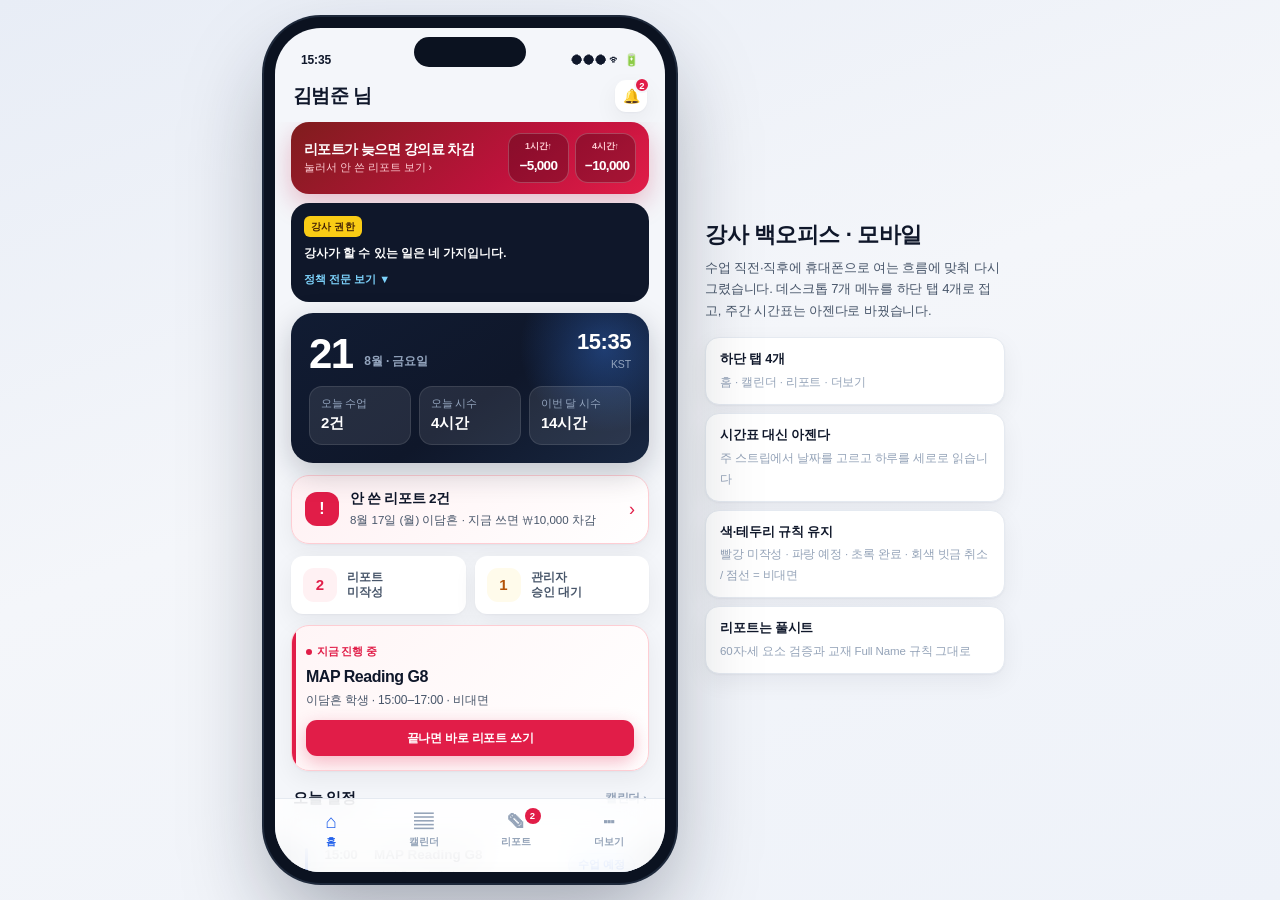
<file: _archive/taco-instructor-mobile.html>
<!DOCTYPE html>
<html lang="ko">
<head>
<meta charset="utf-8">
<meta name="viewport" content="width=device-width, initial-scale=1, viewport-fit=cover">
<meta name="theme-color" content="#0f172a">
<title>TACO ERP — 강사 백오피스 (Mobile)</title>
<style>
:root{
  --bg:#f4f6fa; --card:#ffffff; --sub:#eef2f7; --inset:#f8fafc;
  --fg:#0f172a; --fgm:#475569; --fgs:#94a3b8;
  --line:#e5eaf1; --line2:#d8e0ea;
  --blue:#2563eb; --blue-d:#1d4ed8; --blue-s:#eff5ff;
  --red:#e11d48; --red-s:#fff1f3; --red-l:#fecdd3;
  --grn:#15803d; --grn-d:#166534; --grn-s:#f0fdf4; --grn-l:#bbf7d0;
  --amb:#b45309; --amb-s:#fffbeb; --amb-l:#fde68a;
  --navy:#0f172a; --navy2:#1e293b;
  --r:18px; --r-lg:22px; --r-sm:12px;
  --sh:0 1px 2px rgba(15,23,42,.04), 0 8px 24px rgba(15,23,42,.06);
  --sh-lg:0 12px 40px rgba(15,23,42,.16);
}
*{box-sizing:border-box;-webkit-tap-highlight-color:transparent}
html,body{margin:0;height:100%}
body{font-family:'Pretendard','Noto Sans KR',-apple-system,BlinkMacSystemFont,'Apple SD Gothic Neo',sans-serif;
  background:linear-gradient(160deg,#e8edf6 0%,#f4f6fa 45%,#eef2f9 100%);
  color:var(--fg);font-size:14px;line-height:1.5;letter-spacing:-.01em;
  display:grid;place-items:center;min-height:100vh;-webkit-font-smoothing:antialiased}
button{font:inherit;color:inherit;background:none;border:0;cursor:pointer;padding:0}
input,textarea,select{font:inherit;color:inherit}
/* ── phone frame (desktop) ── */
.stage{display:flex;align-items:center;gap:40px;padding:28px}
.phone{width:390px;height:844px;background:var(--bg);border-radius:46px;position:relative;overflow:hidden;
  box-shadow:0 0 0 11px #0b1220, 0 0 0 13px #1e293b, 0 40px 90px rgba(15,23,42,.36);flex:0 0 390px}
.notch{position:absolute;top:9px;left:50%;transform:translateX(-50%);width:112px;height:30px;background:#0b1220;
  border-radius:20px;z-index:60}
.statusbar{height:46px;display:flex;align-items:flex-end;justify-content:space-between;padding:0 26px 5px;
  font-size:12px;font-weight:700;color:var(--fg);position:relative;z-index:50}
.side-note{width:300px;flex:0 0 300px}
.side-note h1{font-size:22px;margin:0 0 6px;letter-spacing:-.02em}
.side-note p{font-size:13px;color:var(--fgm);margin:0 0 16px;line-height:1.65}
.side-note .k{background:#fff;border:1px solid var(--line);border-radius:14px;padding:12px 14px;margin-bottom:8px;box-shadow:var(--sh)}
.side-note .k b{display:block;font-size:12.5px;margin-bottom:2px}
.side-note .k span{font-size:11.5px;color:var(--fgs)}
@media(max-width:900px){
  body{display:block}
  .stage{padding:0;gap:0}
  .phone{width:100%;height:100dvh;border-radius:0;box-shadow:none;flex:none}
  .notch{display:none}.statusbar{height:env(safe-area-inset-top,20px)}
  .app{inset:env(safe-area-inset-top,20px) 0 0}
  .side-note{display:none}
}
/* ── app shell ── */
.app{position:absolute;inset:46px 0 0;display:flex;flex-direction:column;overflow:hidden}
.head{padding:6px 18px 10px;display:flex;align-items:center;gap:10px;flex:0 0 auto;background:transparent}
.head.solid{background:rgba(244,246,250,.86);backdrop-filter:saturate(180%) blur(14px);border-bottom:1px solid var(--line)}
.head .bk{width:32px;height:32px;border-radius:11px;background:#fff;display:grid;place-items:center;
  box-shadow:var(--sh);font-size:17px;color:var(--fgm)}
.head .ttl{font-size:19px;font-weight:800;letter-spacing:-.03em;flex:1;min-width:0}
.head .ttl.sm{font-size:16px}
.head .act{width:32px;height:32px;border-radius:11px;background:#fff;display:grid;place-items:center;box-shadow:var(--sh);position:relative}
.head .act b{position:absolute;top:-3px;right:-3px;background:var(--red);color:#fff;border-radius:999px;
  min-width:16px;height:16px;font-size:9.5px;display:grid;place-items:center;font-weight:800;border:2px solid var(--bg)}
.scroll{flex:1;overflow-y:auto;overflow-x:hidden;padding:0 16px 96px;scroll-behavior:smooth}
.scroll::-webkit-scrollbar{width:0}
/* ── tab bar ── */
.tabs{position:absolute;left:0;right:0;bottom:0;height:74px;display:flex;align-items:flex-start;padding:8px 10px 0;
  background:rgba(255,255,255,.82);backdrop-filter:saturate(180%) blur(18px);border-top:1px solid var(--line);z-index:40}
.tabs button{flex:1;display:flex;flex-direction:column;align-items:center;gap:3px;padding:5px 0;color:var(--fgs);position:relative}
.tabs button .ic{font-size:19px;line-height:1}
.tabs button span{font-size:10px;font-weight:700}
.tabs button.on{color:var(--blue)}
.tabs button .dot{position:absolute;top:1px;right:22px;background:var(--red);color:#fff;border-radius:999px;
  min-width:16px;height:16px;font-size:9.5px;display:grid;place-items:center;font-weight:800}
/* ── cards ── */
.card{background:var(--card);border-radius:var(--r);box-shadow:var(--sh);padding:14px;margin-bottom:11px}
.card.flat{box-shadow:none;border:1px solid var(--line)}
.hero{background:linear-gradient(145deg,#111c33 0%,#0f172a 55%,#182741 100%);border-radius:var(--r-lg);
  padding:18px;color:#fff;margin-bottom:12px;position:relative;overflow:hidden;box-shadow:0 10px 30px rgba(15,23,42,.22)}
.hero::after{content:'';position:absolute;right:-40px;top:-50px;width:170px;height:170px;border-radius:50%;
  background:radial-gradient(circle,rgba(59,130,246,.34),transparent 70%)}
.hero .r1{display:flex;align-items:flex-end;gap:12px;position:relative;z-index:2}
.hero .d{font-size:42px;font-weight:800;line-height:.92;letter-spacing:-.04em}
.hero .dw{font-size:12px;color:#93a4bd;font-weight:600;padding-bottom:4px}
.hero .clock{margin-left:auto;text-align:right}
.hero .clock b{font-size:22px;font-weight:800;letter-spacing:-.02em;display:block;line-height:1}
.hero .clock span{font-size:10.5px;color:#93a4bd}
.hero .meta{margin-top:12px;display:flex;gap:8px;position:relative;z-index:2}
.hero .mi{flex:1;background:rgba(255,255,255,.09);border:1px solid rgba(255,255,255,.1);border-radius:13px;padding:9px 11px}
.hero .mi i{display:block;font-style:normal;font-size:10.5px;color:#93a4bd;margin-bottom:1px}
.hero .mi b{font-size:15px;font-weight:800;letter-spacing:-.02em}
/* ── section head ── */
.sh{display:flex;align-items:center;gap:8px;margin:16px 2px 9px}
.sh h2{font-size:15px;font-weight:800;margin:0;letter-spacing:-.02em}
.sh .more{margin-left:auto;font-size:11.5px;color:var(--fgs);font-weight:700}
/* ── now card ── */
.now{background:linear-gradient(135deg,#fff5f6,#fff);border:1.5px solid var(--red-l);border-radius:var(--r);
  padding:14px;margin-bottom:11px;position:relative;overflow:hidden;box-shadow:var(--sh)}
.now .pulse{position:absolute;left:0;top:0;bottom:0;width:4px;background:var(--red)}
.now .lb{display:inline-flex;align-items:center;gap:5px;font-size:10.5px;font-weight:800;color:var(--red)}
.now .lb i{width:6px;height:6px;border-radius:50%;background:var(--red);animation:bp 1.6s infinite}
@keyframes bp{0%,100%{opacity:1;transform:scale(1)}50%{opacity:.35;transform:scale(.75)}}
/* ── list row ── */
.row{display:flex;align-items:center;gap:11px;padding:12px 0;border-top:1px solid var(--line)}
.row:first-of-type{border-top:0}
.row .tm{width:44px;flex:0 0 44px;text-align:center}
.row .tm b{display:block;font-size:13.5px;font-weight:800;letter-spacing:-.02em}
.row .tm i{font-style:normal;font-size:10px;color:var(--fgs)}
.row .bd{flex:1;min-width:0}
.row .bd b{display:block;font-size:13.5px;font-weight:700;white-space:nowrap;overflow:hidden;text-overflow:ellipsis}
.row .bd span{font-size:11.5px;color:var(--fgs)}
.row .rail{width:3px;height:34px;border-radius:2px;flex:0 0 3px}
/* ── chips ── */
.chip{display:inline-flex;align-items:center;gap:4px;padding:3px 9px;border-radius:999px;font-size:10.5px;font-weight:800;border:1px solid transparent;white-space:nowrap}
.chip.red{background:var(--red-s);color:var(--red);border-color:var(--red-l)}
.chip.blue{background:var(--blue-s);color:var(--blue);border-color:#c9dcff}
.chip.grn{background:var(--grn-s);color:var(--grn);border-color:var(--grn-l)}
.chip.amb{background:var(--amb-s);color:var(--amb);border-color:var(--amb-l)}
.chip.gray{background:var(--sub);color:var(--fgm);border-color:var(--line2)}
.chip.solid-red{background:var(--red);color:#fff;border-color:var(--red)}
/* ── todo pills ── */
.todos{display:grid;grid-template-columns:1fr 1fr;gap:9px;margin-bottom:11px}
.todo{background:#fff;border-radius:var(--r-sm);padding:12px;box-shadow:var(--sh);display:flex;align-items:center;gap:10px;text-align:left}
.todo .n{width:34px;height:34px;border-radius:11px;display:grid;place-items:center;font-size:15px;font-weight:800;flex:0 0 34px}
.todo .n.red{background:var(--red-s);color:var(--red)}
.todo .n.amb{background:var(--amb-s);color:var(--amb)}
.todo .n.zero{background:var(--sub);color:var(--fgs)}
.todo span{font-size:11.5px;font-weight:700;color:var(--fgm);line-height:1.35}
/* ── week strip ── */
.strip{display:flex;gap:5px;margin-bottom:12px}
.strip button{flex:1;padding:9px 0;border-radius:14px;background:#fff;box-shadow:var(--sh);display:flex;
  flex-direction:column;align-items:center;gap:4px;position:relative}
.strip button i{font-style:normal;font-size:10px;color:var(--fgs);font-weight:700}
.strip button b{font-size:15px;font-weight:800;letter-spacing:-.02em}
.strip button.on{background:var(--navy);color:#fff}
.strip button.on i{color:#93a4bd}
.strip button.sun b{color:var(--red)}
.strip button.on.sun b{color:#fff}
.strip button .dots{display:flex;gap:2px;height:4px}
.strip button .dots i{width:4px;height:4px;border-radius:50%}
/* ── agenda block ── */
.ag{display:flex;gap:10px;margin-bottom:9px}
.ag .tl{width:46px;flex:0 0 46px;text-align:right;padding-top:13px}
.ag .tl b{font-size:12.5px;font-weight:800;display:block;letter-spacing:-.02em}
.ag .tl i{font-style:normal;font-size:10px;color:var(--fgs)}
.ag .bx{flex:1;min-width:0;border-radius:var(--r);padding:13px;border:2px solid transparent;box-shadow:var(--sh);position:relative;overflow:hidden}
.ag .bx .t{font-size:14px;font-weight:800;letter-spacing:-.02em;margin-bottom:3px}
.ag .bx .s{font-size:11.5px;opacity:.92}
.ag .bx .foot{display:flex;align-items:center;gap:6px;margin-top:9px}
.ag .miss{background:var(--red-s);border-color:var(--red);color:var(--red)}
.ag .sched{background:linear-gradient(135deg,#3b82f6,#2563eb);border-color:transparent;color:#fff}
.ag .done{background:linear-gradient(135deg,#16a34a,#15803d);border-color:transparent;color:#fff}
.ag .pend{background:#fff8ed;border-color:var(--amb);color:var(--amb)}
.ag .cancel{background:repeating-linear-gradient(45deg,#eef2f7,#eef2f7 6px,#e2e8f0 6px,#e2e8f0 12px);
  border-color:#cbd5e1;color:#64748b}
.ag .cancel .t{text-decoration:line-through}
.ag .online{border-style:dashed;border-color:rgba(255,255,255,.65)}
.ag .miss.online,.ag .pend.online,.ag .cancel.online{border-color:currentColor;border-style:dashed}
.ag .bx .badge{position:absolute;top:0;right:0;background:rgba(255,255,255,.22);padding:3px 9px;border-bottom-left-radius:12px;font-size:9.5px;font-weight:800}
.ag .miss .badge{background:var(--red);color:#fff}
/* ── banner ── */
.ban{display:flex;align-items:center;gap:11px;background:linear-gradient(135deg,#fff1f3,#fff);
  border:1.5px solid var(--red-l);border-radius:var(--r);padding:13px;margin-bottom:12px;box-shadow:var(--sh)}
.ban .ic{width:34px;height:34px;border-radius:12px;background:var(--red);color:#fff;display:grid;place-items:center;font-size:16px;font-weight:800;flex:0 0 34px}
.ban b{font-size:13.5px;display:block;letter-spacing:-.02em}
.ban span{font-size:11.5px;color:var(--fgm)}
.ban .go{margin-left:auto;font-size:18px;color:var(--red)}
/* ── sheet ── */
.scrim{position:absolute;inset:0;background:rgba(8,15,30,.5);z-index:70;opacity:0;pointer-events:none;transition:.24s}
.scrim.on{opacity:1;pointer-events:auto}
.sheet{position:absolute;left:0;right:0;bottom:0;top:52px;background:var(--bg);border-radius:26px 26px 0 0;z-index:80;
  transform:translateY(102%);transition:transform .3s cubic-bezier(.32,.72,0,1);display:flex;flex-direction:column;overflow:hidden;
  box-shadow:var(--sh-lg)}
.sheet.on{transform:translateY(0)}
.grab{width:38px;height:4px;border-radius:999px;background:#cbd5e1;margin:9px auto 4px;flex:0 0 auto}
.sh-head{padding:6px 18px 0;flex:0 0 auto}
.sh-head .t{font-size:18px;font-weight:800;letter-spacing:-.03em}
.sh-head .s{font-size:12px;color:var(--fgm);margin-top:2px}
.sh-tabs{display:flex;gap:6px;padding:12px 18px 0;flex:0 0 auto}
.sh-tabs button{flex:1;padding:9px 0;border-radius:12px;font-size:12px;font-weight:800;color:var(--fgm);background:var(--sub)}
.sh-tabs button.on{background:var(--navy);color:#fff}
.sh-tabs button:disabled{opacity:.4}
.sh-body{flex:1;overflow-y:auto;padding:14px 18px 20px}
.sh-foot{padding:12px 18px calc(16px + env(safe-area-inset-bottom,0px));background:#fff;border-top:1px solid var(--line);display:flex;gap:9px;flex:0 0 auto}
/* ── buttons ── */
.btn{display:inline-flex;align-items:center;justify-content:center;gap:6px;padding:13px 16px;border-radius:14px;
  font-size:14px;font-weight:800;background:#fff;box-shadow:var(--sh);letter-spacing:-.02em}
.btn.pri{background:var(--blue);color:#fff;box-shadow:0 6px 18px rgba(37,99,235,.34)}
.btn.go{background:var(--grn);color:#fff;box-shadow:0 6px 18px rgba(21,128,61,.3)}
.btn.dan{background:var(--red);color:#fff;box-shadow:0 6px 18px rgba(225,29,72,.3)}
.btn.ghost{background:var(--sub);box-shadow:none;color:var(--fgm)}
.btn.sm{padding:9px 12px;font-size:12px;border-radius:11px}
.btn.full{width:100%}
.btn:disabled{opacity:.45;box-shadow:none}
/* ── form ── */
.fld{margin-bottom:12px}
.fld label{display:flex;align-items:center;gap:6px;font-size:12px;font-weight:800;margin-bottom:7px;letter-spacing:-.02em}
.fld .n{width:19px;height:19px;border-radius:6px;background:var(--navy);color:#fff;display:grid;place-items:center;font-size:10px;font-weight:800}
.fld input,.fld textarea,.fld select{width:100%;padding:13px;border:1.5px solid var(--line2);border-radius:14px;
  background:#fff;font-size:13.5px}
.fld textarea{min-height:130px;resize:none;line-height:1.65}
.fld input:focus,.fld textarea:focus{outline:none;border-color:var(--blue);box-shadow:0 0 0 4px var(--blue-s)}
.fld .ro{background:var(--sub);border-color:transparent;color:var(--fgm)}
.fld .bad{border-color:var(--red);background:var(--red-s)}
.cnt{font-size:11.5px;font-weight:800;margin-top:6px;display:flex;align-items:center;gap:6px;flex-wrap:wrap}
.cnt .v.bad{color:var(--red)}.cnt .v.ok{color:var(--grn)}
.bkchips{display:flex;flex-wrap:wrap;gap:6px;margin-bottom:8px}
.bkchip{padding:8px 12px;border-radius:999px;background:var(--blue-s);border:1px solid #c9dcff;color:var(--blue);font-size:11.5px;font-weight:800}
.bkchip.add{background:#fff;border:1px dashed var(--line2);color:var(--fgm)}
.rules{background:var(--navy);border-radius:16px;padding:13px;color:#cbd5e1;font-size:11.5px}
.rules>b:first-child{color:#fff;display:block;margin-bottom:7px;font-size:12.5px}
.rules b{color:#fff}
.rules .r{display:flex;gap:8px;margin-bottom:6px}
.rules .r i{font-style:normal;background:#334155;color:#fff;border-radius:5px;min-width:17px;height:17px;
  display:grid;place-items:center;font-size:9.5px;font-weight:800;flex:0 0 17px}
.rules .ex{border-top:1px solid #334155;margin-top:8px;padding-top:8px;line-height:1.6}
.rules .ex .no{color:#fda4af}.rules .ex .ok{color:#86efac}
.ai{background:var(--navy);border-radius:16px;overflow:hidden;margin-top:12px}
.ai .h{display:flex;align-items:center;gap:9px;padding:13px}
.ai .h b{color:#fff;font-size:12.5px;flex:1}
.ai pre{margin:0;padding:12px 13px;background:#080f1e;color:#cbd5e1;font-size:10.5px;line-height:1.6;
  max-height:150px;overflow:auto;white-space:pre-wrap;font-family:ui-monospace,Menlo,monospace}
/* ── misc ── */
.warn{background:var(--amb-s);border:1px solid var(--amb-l);border-radius:14px;padding:12px;font-size:12px;margin-bottom:11px}
.warn>b:first-child{color:var(--amb);display:block;margin-bottom:3px;font-size:12.5px}
.err{background:var(--red-s);border:1.5px solid var(--red-l);border-radius:14px;padding:12px;font-size:12px;margin-bottom:11px}
.err>b:first-child{color:var(--red);display:block;margin-bottom:3px;font-size:12.5px}
.ok{background:var(--grn-s);border:1px solid var(--grn-l);border-radius:14px;padding:12px;font-size:12px;margin-bottom:11px}
.ok>b:first-child{color:var(--grn);display:block;margin-bottom:3px;font-size:12.5px}
.tip{background:var(--navy);color:#cbd5e1;border-radius:14px;padding:12px;font-size:11.5px;line-height:1.6}
.tip>b:first-child{color:#fff;display:block;margin-bottom:3px;font-size:12.5px}
.seg2{display:flex;background:var(--sub);border-radius:13px;padding:3px;margin-bottom:12px}
.seg2 button{flex:1;padding:9px 0;border-radius:10px;font-size:12.5px;font-weight:800;color:var(--fgm)}
.seg2 button.on{background:#fff;color:var(--fg);box-shadow:var(--sh)}
.menu{background:#fff;border-radius:var(--r);box-shadow:var(--sh);overflow:hidden;margin-bottom:11px}
.menu button{width:100%;display:flex;align-items:center;gap:12px;padding:15px;border-top:1px solid var(--line);text-align:left}
.menu button:first-child{border-top:0}
.menu button .ic{width:36px;height:36px;border-radius:12px;background:var(--blue-s);color:var(--blue);
  display:grid;place-items:center;font-size:16px;flex:0 0 36px}
.menu button .tx{flex:1;min-width:0}
.menu button .tx b{display:block;font-size:13.5px;font-weight:700}
.menu button .tx span{font-size:11.5px;color:var(--fgs)}
.menu button .ar{color:var(--fgs);font-size:17px}
.stat{display:grid;grid-template-columns:1fr 1fr;gap:9px;margin-bottom:11px}
.stat .s{background:#fff;border-radius:var(--r-sm);padding:13px;box-shadow:var(--sh)}
.stat .s i{font-style:normal;font-size:11px;color:var(--fgm);font-weight:700}
.stat .s b{display:block;font-size:20px;font-weight:800;letter-spacing:-.03em;margin:3px 0 1px}
.stat .s span{font-size:10.5px;color:var(--fgs)}
.stat .s.grn{background:var(--grn-s)}.stat .s.red{background:var(--red-s)}.stat .s.blue{background:var(--blue-s)}
.pay{background:var(--navy);border-radius:var(--r);padding:16px;color:#e2e8f0;margin-bottom:11px}
.pay .l{display:flex;justify-content:space-between;align-items:center;padding:9px 0;border-bottom:1px solid #1e293b;font-size:12.5px}
.pay .l b{font-weight:800}
.pay .tot{display:flex;justify-content:space-between;align-items:baseline;padding-top:13px}
.pay .tot span{font-size:13px}
.pay .tot b{font-size:22px;font-weight:800;color:#fff;letter-spacing:-.03em}
.bars{display:flex;gap:3px}
.bar{width:17px;height:7px;border-radius:2px;background:#e2e8f0}
.bar.low{background:#ea580c}.bar.mid{background:var(--blue)}.bar.high{background:var(--grn)}
.pctc{background:#fff;border:1.5px solid #c9dcff;border-radius:var(--r-sm);padding:12px;text-align:center}
.pctc b{display:block;font-size:22px;font-weight:800;letter-spacing:-.03em}
.pctc i{font-style:normal;font-size:10.5px;color:var(--fgm);font-weight:700}
.pctbar{height:6px;border-radius:999px;background:#e8eef7;overflow:hidden;margin:7px 0 4px}
.pctbar em{display:block;height:100%;border-radius:999px}
.toast{position:absolute;left:16px;right:16px;bottom:92px;background:var(--navy);color:#fff;padding:13px 16px;
  border-radius:15px;font-size:12.5px;font-weight:600;z-index:95;opacity:0;transform:translateY(12px);
  transition:.25s;pointer-events:none;box-shadow:var(--sh-lg);text-align:center}
.toast.on{opacity:1;transform:translateY(0)}
.empty{text-align:center;padding:38px 20px;color:var(--fgs)}
.empty .e{font-size:34px;margin-bottom:10px}
.empty b{display:block;font-size:14px;color:var(--fgm);margin-bottom:4px}
.empty span{font-size:12px}

/* ══ 대표 피드백 ① 정책은 맨 위 · ② 차감은 그 위에 더 크게 ══ */
.pen{background:linear-gradient(140deg,#7f1d1d 0%,#be123c 62%,#e11d48 100%);border-radius:var(--r);padding:14px;
  color:#fff;margin-bottom:9px;box-shadow:0 10px 26px rgba(190,18,60,.26)}
.pen .lead{font-size:16px;font-weight:900;letter-spacing:-.035em;line-height:1.28}
.pen .sub{font-size:11.5px;color:#fecdd3;margin-top:4px;line-height:1.55}
.pen .sub b{color:#fff}
.pen .cs{display:flex;gap:7px;margin-top:11px}
.pen .c{flex:1;background:rgba(0,0,0,.24);border:1px solid rgba(255,255,255,.22);border-radius:13px;padding:9px 5px;text-align:center}
.pen .c i{font-style:normal;display:block;font-size:9.5px;color:#fecdd3;font-weight:700;letter-spacing:-.02em}
.pen .c b{display:block;font-size:17px;font-weight:900;font-variant-numeric:tabular-nums;letter-spacing:-.05em;margin-top:2px}
.pen .c.ok{background:rgba(22,101,52,.46);border-color:rgba(187,247,208,.4)}
.pen .c.ok i,.pen .c.ok>b:first-child{color:#bbf7d0}
.pen.mini{padding:11px 13px;display:flex;align-items:center;gap:10px}
.pen.mini .lead{font-size:13.5px;letter-spacing:-.045em;white-space:nowrap;overflow:hidden;text-overflow:ellipsis}
.pen.mini .cs{margin:0 0 0 auto;flex:0 0 auto;gap:6px}
.pen.mini .c{padding:6px 9px;min-width:0}
.pen.mini .c b{font-size:13.5px}
.pen.mini .c i{font-size:9px}
.pen.mini .sub{font-size:10.5px;margin-top:1px;white-space:nowrap}
.pol{background:var(--navy);border-radius:var(--r);padding:13px;color:#cbd5e1;font-size:11.5px;line-height:1.62;margin-bottom:11px}
.pol .tg{display:inline-block;background:#facc15;color:#422006;font-weight:900;font-size:9.5px;border-radius:6px;
  padding:3px 7px;margin-bottom:7px;letter-spacing:.03em}
.pol b{color:#fff}.pol .no{color:#fda4af;font-weight:800}.pol .yes{color:#86efac;font-weight:800}
.pol .fold{display:block;margin-top:8px;color:#7dd3fc;font-size:11px;font-weight:800}
/* ── 가능·불가 표기 ── */
.mk{display:flex;gap:6px;margin-bottom:11px}
.mk button{flex:1;padding:10px 4px;border-radius:13px;background:#fff;box-shadow:var(--sh);display:flex;
  flex-direction:column;align-items:center;gap:5px;font-size:11px;font-weight:800;color:var(--fgm)}
.mk button .sw{width:20px;height:12px;border-radius:4px;border:2px solid}
.mk button.on{background:var(--navy);color:#fff}
.dayrow{background:#fff;border-radius:var(--r);box-shadow:var(--sh);padding:12px 13px;margin-bottom:8px;display:flex;gap:11px;align-items:flex-start}
.dayrow.lock{background:repeating-linear-gradient(45deg,#f6f8fb,#f6f8fb 6px,#eef2f7 6px,#eef2f7 12px);box-shadow:none}
.dayrow .dt{width:44px;flex:0 0 44px;text-align:center}
.dayrow .dt b{display:block;font-size:17px;font-weight:800;letter-spacing:-.03em;line-height:1.1}
.dayrow .dt i{display:block;font-style:normal;font-size:10px;color:var(--fgs);font-weight:700}
.dayrow .dt.sun b{color:var(--red)}
.dayrow .bd{flex:1;min-width:0}
.tagset{display:flex;flex-wrap:wrap;gap:5px}
.tag{display:inline-flex;align-items:center;gap:4px;padding:5px 9px;border-radius:9px;font-size:10.5px;font-weight:800;border:1.5px solid}
.tag.av{background:var(--grn-s);border-color:var(--grn);color:var(--grn-d)}
.tag.av.on{border-style:dashed}
.tag.un{background:var(--navy);border-color:var(--navy);color:#fff}
.tag.fx{background:var(--blue-s);border-color:#93b4fc;color:var(--blue)}
.tag.fx.on{border-style:dashed}
.tag.add{background:#fff;border:1.5px dashed var(--line2);color:var(--fgm)}
.lockcard{background:repeating-linear-gradient(45deg,#f6f8fb,#f6f8fb 6px,#eef2f7 6px,#eef2f7 12px);
  border:1px dashed var(--line2);border-radius:var(--r);padding:13px;display:flex;gap:11px;align-items:center;margin-bottom:11px}
.lockcard .ic{width:32px;height:32px;border-radius:11px;background:#cbd5e1;color:#475569;display:grid;place-items:center;font-size:14px;flex:0 0 32px}
.lockcard .tx b{display:block;font-size:12.5px}
.lockcard>div>b{display:block;font-size:12.5px}
.lockcard span{font-size:11px;color:var(--fgs);line-height:1.5}
</style>
</head>
<body>
<div class="stage">
  <div class="phone">
    <div class="notch"></div>
    <div class="statusbar"><span>15:35</span><span>‎ ⬤⬤⬤  ᯤ  🔋</span></div>
    <div class="app"><div id="app"></div></div>
    <div class="scrim" id="scrim" onclick="closeSheet()"></div>
    <div class="sheet" id="sheet"></div>
    <div class="toast" id="toast"></div>
  </div>
  <div class="side-note">
    <h1>강사 백오피스 · 모바일</h1>
    <p>수업 직전·직후에 휴대폰으로 여는 흐름에 맞춰 다시 그렸습니다. 데스크톱 7개 메뉴를 하단 탭 4개로 접고, 주간 시간표는 아젠다로 바꿨습니다.</p>
    <div class="k"><b>하단 탭 4개</b><span>홈 · 캘린더 · 리포트 · 더보기</span></div>
    <div class="k"><b>시간표 대신 아젠다</b><span>주 스트립에서 날짜를 고르고 하루를 세로로 읽습니다</span></div>
    <div class="k"><b>색·테두리 규칙 유지</b><span>빨강 미작성 · 파랑 예정 · 초록 완료 · 회색 빗금 취소 / 점선 = 비대면</span></div>
    <div class="k"><b>리포트는 풀시트</b><span>60자·세 요소 검증과 교재 Full Name 규칙 그대로</span></div>
  </div>
</div>
<script>
/* ══════════════════════════════════════════════════════════════
   TACO ERP — 강사 백오피스 프로토타입
   기준: 강사 백오피스 전체 화면과 기능 상세 · 최종본 (40쪽)
   ══════════════════════════════════════════════════════════════ */
const TODAY='2026-08-21', NOW_MIN=15*60+35, HIRE='2026-06-01';
const ME={name:'김범준', role:'강사', rate:45000, rateFrom:'2026-07-01'};

const toMin=t=>{const[h,m]=t.split(':').map(Number);return h*60+m};
const fromMin=m=>`${String(Math.floor(m/60)).padStart(2,'0')}:${String(m%60).padStart(2,'0')}`;
const addDays=(iso,n)=>{const d=new Date(iso+'T00:00:00Z');d.setUTCDate(d.getUTCDate()+n);return d.toISOString().slice(0,10)};
const wdOf=iso=>new Date(iso+'T00:00:00Z').getUTCDay();
const WD=['일','월','화','수','목','금','토'];
const monOf=iso=>addDays(iso, wdOf(iso)===0?-6:1-wdOf(iso));
const diffDays=(a,b)=>Math.round((new Date(b+'T00:00:00Z')-new Date(a+'T00:00:00Z'))/86400000);
const won=n=>'₩'+Number(n).toLocaleString('ko-KR');
const md=iso=>`${+iso.slice(5,7)}월 ${+iso.slice(8,10)}일`;
const mdw=iso=>`${md(iso)} (${WD[wdOf(iso)]})`;

/* ── 학생 (수업 안내 원본 · 관리자가 채우고 강사는 읽는다) ── */
const STU=[
 {id:1,name:'양찬욱',grade:'G10',subject:'SAT Reading & Writing',freq:'주 1회',
  intensity:'엄격하게',lang:'영어 + 한국어',
  alert:'9월 SAT 응시 예정입니다. 8월 말까지 Week 8 진도를 마쳐야 합니다.',
  teaching:'문법은 답을 바로 주지 마시고 근거 문장을 소리 내어 읽게 하세요. 인터뷰 58%, 어휘 66%가 가장 급합니다. 채팅이 아니라 말하게 해 주세요.',
  books:[{sub:'SAT Reading & Writing',items:[
     {n:'SAT Reading and Writing Week 6 · Student Edition',sz:'2.4MB',from:'08-11',st:'사용 중'},
     {n:'SAT Reading and Writing Week 6 · Teacher Edition',sz:'2.8MB',from:'08-11',st:'사용 중'},
     {n:'SAT Reading and Writing Vocabulary Quiz 11',sz:'0.6MB',from:'08-13',st:'사용 중',isNew:true}]}],
  history:[{n:'SAT Reading and Writing Week 5',sz:'2.3MB',span:'07-28 ~ 08-10',by:'Week 6(으)로 교체',tag:'교재 완료',tone:'green'},
           {n:'SAT Foundations Reading Level 2',sz:'1.9MB',span:'06-15 ~ 07-27',by:'SAT Reading and Writing Week 5(으)로 교체',tag:'너무 쉬움',tone:'blue'}],
  style:{영어:[['문법',3],['리딩',2],['라이팅',2]],수학:[['계산',2],['영어 용어',1],['개념',2]],인터뷰:[['단어 다양성',2],['유창성',3],['표현',2]]},
  diag:{English:78,Math:64,Interview:71}},
 {id:2,name:'고은성',grade:'G11',subject:'AP World History',freq:'주 2회',
  intensity:'북돋우며',lang:'영어로만 수업',
  alert:'11월 AP 모의고사 전까지 Unit 6까지 마쳐야 합니다.',
  teaching:'연도 암기보다 인과관계를 먼저 잡아 주세요. 타임라인을 직접 그리게 하면 훨씬 잘 따라옵니다.',
  books:[{sub:'AP World History',items:[
     {n:'AP World History Unit 5',sz:'3.1MB',from:'08-05',st:'사용 중'},
     {n:'AP World History Unit 5 Timeline',sz:'0.9MB',from:'08-05',st:'사용 중'}]}],
  history:[{n:'AP World History Unit 4',sz:'3.0MB',span:'07-10 ~ 08-04',by:'Unit 5(으)로 교체',tag:'교재 완료',tone:'green'}],
  style:{영어:[['문법',2],['리딩',3],['라이팅',2]],수학:[['계산',2],['영어 용어',2],['개념',2]],인터뷰:[['단어 다양성',3],['유창성',2],['표현',3]]},
  diag:{English:84,Math:59,Interview:76}},
 {id:3,name:'고은설',grade:'G8',subject:'ELA Intermediate',freq:'주 1회',
  intensity:'유연하게',lang:'영어 + 한국어',
  alert:null,
  teaching:'짧은 지문을 여러 개 읽히기보다 한 지문을 끝까지 붙잡게 해 주세요. 어휘는 문맥에서 추론시키세요.',
  books:[{sub:'ELA Intermediate',items:[
     {n:'ELA Intermediate Set 7 · Reading',sz:'2.2MB',from:'08-13',st:'사용 중'},
     {n:'ELA Intermediate Grammar Drill 7',sz:'0.5MB',from:'08-13',st:'사용 중'}]},
    {sub:'Literature & Writing',items:[
     {n:'Between the Lines Week 8',sz:'2.9MB',from:'08-16',st:'사용 중',isNew:true}]}],
  history:[{n:'ELA Advanced Set 2 · Reading',sz:'2.6MB',span:'07-16 ~ 08-12',by:'ELA Intermediate Set 7(으)로 교체',tag:'너무 어려움',tone:'amber'},
           {n:'Between the Lines Week 7',sz:'2.8MB',span:'08-09 ~ 08-15',by:'Week 8(으)로 교체',tag:'교재 완료',tone:'green'}],
  style:{영어:[['문법',2],['리딩',2],['라이팅',1]],수학:[['계산',3],['영어 용어',1],['개념',2]],인터뷰:[['단어 다양성',1],['유창성',2],['표현',2]]},
  diag:{English:66,Math:81,Interview:58}},
 {id:4,name:'이담흔',grade:'G8',subject:'MAP Reading G8, Pre-Algebra',freq:'주 1회',
  intensity:'북돋우며',lang:'한국어만 사용',
  alert:null,
  teaching:'영어 용어에서 자주 막힙니다. 용어를 한국어로 한 번 풀어 준 뒤 영어로 다시 말하게 해 주세요.',
  books:[{sub:'MAP Reading G8',items:[
     {n:'MAP Growth Reading Grade 8 Set 4',sz:'1.8MB',from:'08-06',st:'사용 중'}]},
    {sub:'Pre-Algebra',items:[
     {n:'Pre-Algebra Chapter 5 Workbook',sz:'2.1MB',from:'08-02',st:'사용 중'}]}],
  history:[],
  style:{영어:[['문법',1],['리딩',2],['라이팅',1]],수학:[['계산',3],['영어 용어',1],['개념',3]],인터뷰:[['단어 다양성',2],['유창성',2],['표현',1]]},
  diag:{English:57,Math:88,Interview:62}},
];
const stu=id=>STU.find(s=>s.id===id);

/* ── 수업 (관리자가 만들고 강사는 본다) ── */
let SEQ=100;
const S=(date,st,dur,subject,studentId,mode,report,extra={})=>({
  id:SEQ++, date, start:st, dur, subject, studentId, mode,   // mode: 대면 | 비대면
  report,                       // none | draft | submitted | approved
  canceled:extra.canceled||null, // {by,at,reason,makeup}
  submittedAt:extra.submittedAt||null,
  content:extra.content||'', progress:extra.progress||'', homework:extra.homework||'',
  note:extra.note||null, chain:extra.chain||null,
});
const SESS=[
 // 지난 주
 S('2026-08-08','15:00',120,'MAP Reading G8',4,'비대면','approved',{submittedAt:'2026-08-08 17:40'}),
 S('2026-08-11','17:00',120,'SAT Reading & Writing',1,'대면','approved',{submittedAt:'2026-08-11 19:30'}),
 S('2026-08-12','16:00',120,'AP World History',2,'대면','approved',{submittedAt:'2026-08-12 18:50'}),
 S('2026-08-13','18:00',120,'ELA Intermediate',3,'비대면','approved',{submittedAt:'2026-08-13 21:10'}),
 S('2026-08-14','15:00',120,'MAP Reading G8',4,'비대면','approved',{submittedAt:'2026-08-14 17:20'}),
 // 이번 주 (8/16 ~ 8/22)
 S('2026-08-17','19:00',90,'Pre-Algebra',4,'비대면','none'),                          // 빨강 · 리포트 미작성
 S('2026-08-18','17:00',120,'SAT Reading & Writing',1,'대면','approved',{submittedAt:'2026-08-18 19:35'}),
 S('2026-08-19','16:00',120,'AP World History',2,'대면','none'),                       // 빨강 · 리포트 미작성
 S('2026-08-19','19:00',90,'Pre-Algebra',4,'비대면','none',
   {canceled:{by:'관리자 김민성',at:'08-19 13:40',reason:'학생 병결로 취소되었습니다. 보강은 8월 25일 19시로 잡혔습니다.',makeup:'8월 25일 (화) 19:00'}}),
 S('2026-08-20','18:00',120,'ELA Intermediate',3,'비대면','submitted',{submittedAt:'2026-08-20 20:30'}), // 승인 대기
 S('2026-08-21','15:00',120,'MAP Reading G8',4,'비대면','none'),                        // 오늘 진행 중
 S('2026-08-21','19:00',120,'AP World History',2,'대면','none'),                        // 오늘 예정
 S('2026-08-22','17:00',120,'SAT Reading & Writing',1,'대면','none',
   {canceled:{by:'관리자 김민성',at:'08-20 09:12',reason:'학생 가족 일정으로 취소되었습니다.',makeup:null}}),
 // 다음 주 (예정)
 S('2026-08-25','19:00',90,'Pre-Algebra',4,'비대면','none'),
 S('2026-08-26','16:00',120,'AP World History',2,'대면','none'),
 S('2026-08-27','18:00',120,'ELA Intermediate',3,'비대면','none'),
 S('2026-08-28','15:00',120,'MAP Reading G8',4,'비대면','none'),
 S('2026-08-29','17:00',120,'SAT Reading & Writing',1,'대면','none'),
 S('2026-09-01','17:00',120,'SAT Reading & Writing',1,'대면','none'),
 S('2026-09-02','16:00',120,'AP World History',2,'대면','none'),
];

/* ── 불가 시간 (강사 등록) ── */
const UNAV=[
 {id:0,date:'2026-08-20',start:'09:00',end:'12:00',reason:'매주 목요일 오전은 대학원 세미나입니다. 학기 중에는 매주 반복되며 조정이 어렵습니다.'},
 {id:1,date:'2026-08-31',start:'09:00',end:'13:00',reason:'매주 월요일 오전은 대학원 수업입니다. 온라인 실시간 강의라 출석이 학점에 반영되어 조정이 어렵습니다.'},
 {id:2,date:'2026-09-03',start:'18:00',end:'23:00',reason:'학기 말 논문 심사 준비로 저녁 시간 전체가 막힙니다. 9월 첫째 주까지만 해당됩니다.'},
];

/* ── 건의 사항 (월 3회) ── */
const FEEDBACK=[
 {id:1,cat:'스케줄 관련',at:'7월 28일 (수)',body:'화요일 16시 수업과 목요일 19시 수업 사이 이동 시간이 빠듯합니다. 화요일 수업을 16시 30분으로 30분만 미룰 수 있을까요?',
  status:'답변 완료',reply:{by:'관리자 김민성',at:'7월 29일 (목)',body:'확인했습니다. 8월 첫째 주부터 16시 30분으로 조정해 두었습니다. 학부모 안내도 완료했습니다.'}},
 {id:2,cat:'수업 관련',at:'8월 12일 (수)',body:'고은설 학생 ELA 교재가 학생 수준에 비해 어려워 보입니다. 한 단계 낮은 세트로 교체 가능한지 검토 부탁드립니다.',
  status:'확인 중',reply:null},
 {id:3,cat:'시급 관련',at:'8월 18일 (화)',body:'8월 3일 보강 수업 2시간이 정산에 반영되었는지 확인 부탁드립니다.',
  status:'접수됨',reply:null},
];
let FEED_SEQ=4;

/* ── 파생 규칙 ────────────────────────────────────────────── */
const endMin=s=>toMin(s.start)+s.dur;
const endTime=s=>fromMin(endMin(s));
const isCanceled=s=>!!s.canceled;
const isPast=s=> s.date<TODAY || (s.date===TODAY && endMin(s)<=NOW_MIN);
const isNow=s=> s.date===TODAY && toMin(s.start)<=NOW_MIN && endMin(s)>NOW_MIN && !isCanceled(s);
// 색 규칙(p.10): 빨강=리포트 미작성 · 파랑=수업 예정 · 초록=리포트 작성 완료 · 회색빗금=취소
function blockState(s){
  if(isCanceled(s)) return 'cancel';
  if(s.report==='approved') return 'done';
  if(s.report==='submitted') return 'pend';
  if(isPast(s)) return 'miss';          // 끝났는데 안 씀 → 빨강
  return 'sched';                        // 아직 안 한 수업 → 파랑
}
const missingReports = ()=>SESS.filter(s=>!isCanceled(s)&&isPast(s)&&(s.report==='none'||s.report==='draft'));
const pendingReports = ()=>SESS.filter(s=>!isCanceled(s)&&s.report==='submitted');
// 스케줄 변경 D-일수 (p.13): 수업 10일 전까지만 요청 가능
const dDay=s=>diffDays(TODAY,s.date);
const canRequestChange=s=>!isCanceled(s) && dDay(s)>=10;
const EARLIEST_CHANGE=addDays(TODAY,10);
// 불가 시간 (p.17): 최소 1주 전 = 오늘+7일부터
const UNAV_OPEN=addDays(TODAY,7);
// 지각 차감 (p.34): 종료 후 1h 이내 0 · 1~3h −5,000 · 4h 이후 −10,000
function latePenalty(s){
  if(!s.submittedAt) return 0;
  const end=new Date(`${s.date}T${endTime(s)}:00+09:00`);
  const sub=new Date(s.submittedAt.replace(' ','T')+':00+09:00');
  const h=(sub-end)/3600000;
  if(h<=1) return 0;
  if(h<4) return 5000;
  return 10000;
}

/* ══════════════════════════════════════════════════════════════
   2026-08-21 대표 피드백 반영 (PPT 빨간 메모 3건)
   ① 강사가 캘린더에서 할 수 있는 것은 "표기"뿐 — 수업 가능 시간(대면/비대면)과
      불가능한 시간만 표기한다. 이미 확정된 수업 슬롯에는 불가 표시를 할 수 없다.
      → 정책은 각 화면 맨 위에 명시한다.
   ② 리포트 미작성 시 강의료 차감은 가장 중요한 정책 — 정책 바 위에, 집중되는 폰트로.
   ③ 수업/급여 히스토리는 "직전 급여 1건 + 그 급여에 포함된 수업"만 강사에게 보인다.
      (DB에는 계속 보관하고, 매니저 이상은 전체 기간을 조회한다.)
   ══════════════════════════════════════════════════════════════ */

/* ── ② 리포트 지각 차감 규칙 (한 곳에서만 정의) ── */
const PENALTY_RULE=[
  {when:'수업 종료 후 1시간 이내', amount:0,     tone:'ok',   say:'차감 없음'},
  {when:'1시간이 지나면',           amount:5000,  tone:'warn', say:'− 5,000원'},
  {when:'4시간이 지나면',           amount:10000, tone:'bad',  say:'− 10,000원'},
];
const PENALTY_LINE='리포트를 늦게 쓰면 강의료가 깎입니다. 차감이 붙어도 리포트는 반드시 써야 합니다.';

/* ── ① 가능 시간 (강사가 직접 표기 · 대면/비대면) ── */
const AVAIL=[
 {id:0,date:'2026-08-24',start:'13:00',end:'18:00',mode:'대면'},
 {id:1,date:'2026-08-25',start:'09:00',end:'12:00',mode:'비대면'},
 {id:2,date:'2026-08-27',start:'14:00',end:'19:00',mode:'비대면'},
 {id:3,date:'2026-08-29',start:'10:00',end:'16:00',mode:'대면'},
];
let AV_SEQ=4, UN_SEQ=3;
/* 확정 수업(취소 제외)이 겹치는가 — 불가 표시를 막는 유일한 근거 */
const fixedIn=(date,a,b)=>SESS.filter(s=>s.date===date&&!isCanceled(s)&&a<endMin(s)&&toMin(s.start)<b);
const MARKS=[
  {key:'대면',   label:'가능 · 대면',   hint:'학원에서 할 수 있는 시간', color:'#15803d', dash:false},
  {key:'비대면', label:'가능 · 비대면', hint:'줌으로 할 수 있는 시간',   color:'#15803d', dash:true },
  {key:'불가',   label:'불가',          hint:'수업을 넣지 말아 주세요',  color:'#0f172a', dash:false},
];

/* ── ③ 급여(정산) — 강사가 볼 수 있는 범위 ── */
const OPEN_PERIOD='2026-08';                                  // 진행 중 · 아직 급여가 아님
const PAYOUTS=[                                                // 최신순 (DB에는 전부 남아 있다)
 {period:'2026-07', label:'7월분 급여', paidAt:'2026-08-10', status:'지급 완료'},
 {period:'2026-06', label:'6월분 급여', paidAt:'2026-07-10', status:'지급 완료'},
];
const LAST_PAYOUT=PAYOUTS[0];                                  // 강사에게 열리는 유일한 급여
const LOCKED_PAYOUTS=PAYOUTS.slice(1);                         // 매니저 이상만 조회
const canSeePeriod=p=>p===LAST_PAYOUT.period||p===OPEN_PERIOD;

/* ── 직전 급여(7월분)에 포함된 수업 시드 — 전부 승인 완료 ── */
(function seedPrevPayout(){
  // 7월 정규 시간표: 화 SAT · 수 AP · 목 ELA · 금 MAP
  const plan={2:['17:00',120,'SAT Reading & Writing',1,'대면'],
              3:['16:00',120,'AP World History',2,'대면'],
              4:['18:00',120,'ELA Intermediate',3,'비대면'],
              5:['15:00',120,'MAP Reading G8',4,'비대면']};
  const late={'2026-07-14':2.5,'2026-07-24':5};   // 5,000원 · 10,000원 차감 사례 각 1건
  for(let d='2026-07-01'; d<='2026-07-31'; d=addDays(d,1)){
    const p=plan[wdOf(d)]; if(!p) continue;
    const over=late[d]||0.5;                       // 기본은 종료 30분 뒤 제출(정시)
    const at=fromMin(toMin(p[0])+p[1]+Math.round(over*60));
    SESS.push(S(d,p[0],p[1],p[2],p[3],p[4],'approved',{submittedAt:`${d} ${at}`}));
  }
})();

/* 기간 정산 계산 — 히스토리/급여 카드가 같은 함수를 쓴다 */
function settle(period){
  const list=SESS.filter(s=>s.date.startsWith(period)).sort((a,b)=>b.date.localeCompare(a.date)||b.start.localeCompare(a.start));
  const held=list.filter(s=>!isCanceled(s)&&isPast(s));
  const done=held.filter(s=>s.report==='approved'||s.report==='submitted');
  const miss=held.filter(s=>s.report==='none'||s.report==='draft');
  const doneH=done.reduce((a,s)=>a+s.dur,0)/60, missH=miss.reduce((a,s)=>a+s.dur,0)/60;
  const gross=doneH*ME.rate;
  const pen=done.reduce((a,s)=>a+latePenalty(s),0);
  const penCnt=done.filter(s=>latePenalty(s)>0).length;
  const tax=Math.round((gross-pen)*0.033);
  const future=list.filter(s=>!isCanceled(s)&&!isPast(s));
  return {period,list,held,done,miss,doneH,missH,gross,pen,penCnt,tax,net:gross-pen-tax,future};
}

/* ② 지금 이 수업의 차감 상태 — 리포트 화면에서 실시간으로 보여 준다 */
const nowTs=()=>new Date(`${TODAY}T${fromMin(NOW_MIN)}:00+09:00`);
function penaltyNow(s){
  const end=new Date(`${s.date}T${endTime(s)}:00+09:00`);
  const h=(nowTs()-end)/3600000;
  if(h<=0) return {amount:0,tone:'ok',  head:'수업이 끝난 뒤 1시간 안에 쓰면 차감이 없습니다', left:null};
  if(h<1)  return {amount:0,tone:'ok',  head:'지금 제출하면 차감이 없습니다',                 left:Math.round((1-h)*60)};
  if(h<4)  return {amount:5000,tone:'warn',head:'지금 제출하면 5,000원이 깎입니다',            left:Math.round((4-h)*60)};
  return     {amount:10000,tone:'bad', head:'지금 제출하면 10,000원이 깎입니다',              left:null};
}
</script>
<script>
/* ══════════════════════════════════════════════════════════════
   TACO ERP — 강사 백오피스 · 모바일
   데스크톱 7개 메뉴를 하단 탭 4개(홈·캘린더·리포트·더보기)로 접었다.
   도메인 규칙(색·테두리·차감·10일·1주·15자·60자)은 데스크톱과 같은 함수를 쓴다.
   ══════════════════════════════════════════════════════════════ */
const UI={
  tab:'home', sub:null, day:TODAY, weekStart:monOf(TODAY),
  calSeg:'my', markMode:'대면', markStart:'2026-08-24',
  sheet:null, stab:'report', guideSel:1, histTab:'last',
  form:{}, chg:{}, feedCat:null, feedBody:'', polOpen:{},
};
const $=id=>document.getElementById(id);
const esc=s=>String(s==null?'':s).replace(/[&<>"]/g,c=>({'&':'&amp;','<':'&lt;','>':'&gt;','"':'&quot;'}[c]));
const sess=id=>SESS.find(s=>s.id===id);
function toast(m){const t=$('toast');t.textContent=m;t.classList.add('on');clearTimeout(t._t);t._t=setTimeout(()=>t.classList.remove('on'),2400)}

/* ── 리포트 작성 검증 (데스크톱과 동일) ── */
const ABBR=[/\bSAT\s?RW\b/i,/\bAP\s?World\b(?!\s?History)/i,/\bMAP\s?G8\b/i,/\bVocab\b(?!ulary)/i,/\bELA\s?Int\b/i];
const hasAbbr=t=>ABBR.some(r=>r.test(t||''));
function contentChecks(t){t=t||'';
  return {len:t.trim().length,
    a:/(교재|Week|Unit|Set|Chapter|Quiz|지문|Drill|Workbook)/i.test(t),
    b:/(정답률|집중|반응|맞|틀|이해|막히|잘 따라|헷갈)/.test(t),
    c:/(다음|남았|복습|숙제|다시|이어서|계속)/.test(t)};
}

/* ══ ② 강의료 차감 — 가장 위, 가장 큰 글씨 ══ */
function penBar(mini){
  const amt=n=>n?'−'+n.toLocaleString('ko-KR'):'0원';
  if(mini) return `<button class="pen mini" onclick="go('reports')" style="width:100%;text-align:left">
    <div style="min-width:0"><div class="lead">리포트가 늦으면 강의료 차감</div>
      <div class="sub">눌러서 안 쓴 리포트 보기 ›</div></div>
    <div class="cs">
      <div class="c"><i>1시간↑</i><b>${amt(5000)}</b></div>
      <div class="c"><i>4시간↑</i><b>${amt(10000)}</b></div></div></button>`;
  const cs=PENALTY_RULE.map(r=>`<div class="c ${r.amount?'':'ok'}">
    <i>${r.when.replace('수업 종료 후 ','').replace('이 지나면','↑').replace(' 이내','↓')}</i><b>${amt(r.amount)}</b></div>`).join('');
  return `<div class="pen">
    <div class="lead">리포트를 늦게 쓰면 강의료가 깎입니다</div>
    <div class="sub">수업이 끝난 시각부터 셉니다. 차감이 붙어도 <b>리포트는 결국 반드시 써야 합니다.</b>
      연강은 마지막 수업이 끝난 시각 기준이며, 연강 수만큼 1시간씩 더 드립니다.</div>
    <div class="cs">${cs}</div></div>`;
}
/* ══ ① 정책은 화면 맨 위 ══ */
const POLICY={
 home:{tag:'강사 권한',
   short:'강사가 할 수 있는 일은 네 가지입니다.',
   body:`<b>강사 화면에서 할 수 있는 일은 네 가지입니다.</b> ① 내 수업 보기 ② <span class="yes">수업 가능·불가 시간 표기</span>
     ③ 지나간 수업 리포트 작성 ④ 건의 사항 전달.<br>수업 생성·시간 변경·학생 배정·정산 확정은 <span class="no">관리자만</span> 합니다.
     관리자 페이지는 매니저 이상만 열립니다.`},
 calendar:{tag:'캘린더 정책',
   short:'보기 전용 — 표기만 할 수 있습니다.',
   body:`<b>이 화면은 보기 전용입니다.</b> 스케줄 추가·시간 변경·삭제는 <span class="no">관리자만</span> 합니다.
     강사가 할 수 있는 것은 <span class="yes">수업 가능한 시간(대면·비대면)과 불가능한 시간을 표기하는 것</span>뿐입니다.<br>
     <span class="no">이미 확정된 수업 시간에는 불가 표시를 할 수 없습니다.</span> 옮겨야 하면 수업을 눌러 <b>스케줄 변경 요청</b>(수업 10일 전까지).`},
 reports:{tag:'리포트 정책',
   short:'60자 · 세 가지 · 교재는 정식 명칭.',
   body:`<b>리포트는 수업이 끝나면 반드시 작성합니다.</b> 60자 이상 · 진행 내용/학생 반응/다음 계획 세 가지 ·
     교재는 줄임말 없이 정식 명칭으로 씁니다.<br>작성한 리포트는 바로 학부모에게 가지 않고 <span class="yes">관리자 승인</span>을 거칩니다.`},
 history:{tag:'조회 범위',
   short:'직전 급여 1건까지만 열립니다.',
   body:`<b>강사에게는 직전 급여 1건과, 그 급여에 포함된 수업만 보입니다.</b>
     그 이전 기록은 <span class="yes">삭제되지 않고 보관</span>되지만 강사 화면에서는 열리지 않으며,
     <span class="no">매니저 이상만</span> 전체 기간을 조회합니다.<br>시급은 관리자가 정한 값과 적용일만 보이고 강사는 고칠 수 없습니다.`},
 guide:{tag:'수업 안내 정책',
   short:'전부 관리자가 채운 읽기 전용입니다.',
   body:`<b>이 화면의 값은 전부 관리자가 채웁니다.</b> 강사는 읽기 전용이고 담당이 아닌 학생은 조회되지 않습니다.
     교재를 바꿔야 하면 <span class="yes">교재 변경 요청</span>으로 사유를 남기세요.`},
 feedback:{tag:'건의 정책',
   short:'한 달 3회까지 · 관리자만 봅니다.',
   body:`<b>건의는 한 달에 3회까지 넣을 수 있습니다.</b> 수업·시급·스케줄·기타 네 분류로 관리자에게 바로 전달되며
     다른 강사에게는 보이지 않습니다. 급한 일은 강사 단톡방으로 알려 주세요.`},
};
function polBar(page){
  const p=POLICY[page]; if(!p) return '';
  const open=!!UI.polOpen[page];
  return `<button class="pol" style="width:100%;text-align:left;display:block" onclick="UI.polOpen['${page}']=${!open};render()">
    <span class="tg">${p.tag}</span>
    <div>${open?p.body:`<b>${p.short}</b>`}</div>
    <span class="fold">${open?'접기 ▲':'정책 전문 보기 ▼'}</span></button>`;
}

/* ── 네비게이션 ── */
const TABS=[['home','⌂','홈'],['calendar','▤','캘린더'],['reports','✎','리포트'],['more','⋯','더보기']];
function go(tab,sub){UI.tab=tab;UI.sub=sub||null;closeSheet(true);window.scrollTo(0,0);render();
  const sc=document.querySelector('.scroll'); if(sc) sc.scrollTop=0}
function openSub(sub){UI.sub=sub;render();const sc=document.querySelector('.scroll');if(sc)sc.scrollTop=0}
function backSub(){UI.sub=null;render()}

const SUB_TITLE={guide:'수업 안내',history:'수업 히스토리 · 급여',feedback:'건의 사항',policy:'정책 모아보기',me:'내 정보'};
function headHtml(){
  const miss=missingReports().length;
  if(UI.sub) return `<div class="head solid"><button class="bk" onclick="backSub()">‹</button>
    <div class="ttl sm">${SUB_TITLE[UI.sub]||''}</div>
    <button class="act" onclick="go('reports')">✎${miss?`<b>${miss}</b>`:''}</button></div>`;
  const T={home:`${ME.name} 님`,calendar:'캘린더',reports:'리포트',more:'더보기'};
  return `<div class="head"><div class="ttl">${T[UI.tab]}</div>
    <button class="act" onclick="go('reports')">🔔${miss?`<b>${miss}</b>`:''}</button></div>`;
}
function render(){
  const miss=missingReports().length;
  $('app').innerHTML=`
    ${headHtml()}
    <div class="scroll">${
      UI.sub==='guide'?viewGuide():UI.sub==='history'?viewHistory():UI.sub==='feedback'?viewFeedback():
      UI.sub==='policy'?viewPolicy():UI.sub==='me'?viewMe():
      UI.tab==='home'?viewHome():UI.tab==='calendar'?viewCal():UI.tab==='reports'?viewReports():viewMore()}</div>
    <div class="tabs">${TABS.map(([k,ic,lb])=>`<button class="${UI.tab===k&&!UI.sub?'on':''}" onclick="go('${k}')">
      <span class="ic">${ic}</span><span>${lb}</span>${k==='reports'&&miss?`<span class="dot">${miss}</span>`:''}</button>`).join('')}</div>`;
}

/* ══ 홈 ══ */
function viewHome(){
  const today=SESS.filter(s=>s.date===TODAY).sort((a,b)=>a.start.localeCompare(b.start));
  const live=today.filter(s=>!isCanceled(s));
  const nowS=today.find(isNow);
  const miss=missingReports(), pend=pendingReports();
  const next=live.find(s=>toMin(s.start)>NOW_MIN);
  return `
  ${penBar(true)}
  ${polBar('home')}
  <div class="hero">
    <div class="r1"><div class="d">${+TODAY.slice(8,10)}</div>
      <div class="dw">${+TODAY.slice(5,7)}월 · ${WD[wdOf(TODAY)]}요일</div>
      <div class="clock"><b>${fromMin(NOW_MIN)}</b><span>KST</span></div></div>
    <div class="meta">
      <div class="mi"><i>오늘 수업</i><b>${live.length}건</b></div>
      <div class="mi"><i>오늘 시수</i><b>${live.reduce((a,s)=>a+s.dur,0)/60}시간</b></div>
      <div class="mi"><i>이번 달 시수</i><b>${settle(OPEN_PERIOD).doneH}시간</b></div>
    </div>
  </div>
  ${miss.length?`<button class="ban" style="width:100%;text-align:left" onclick="openSheet(${miss[0].id})">
    <div class="ic">!</div><div style="min-width:0"><b>안 쓴 리포트 ${miss.length}건</b>
      <span>${mdw(miss[0].date)} ${esc(stu(miss[0].studentId).name)} · 지금 쓰면 ${won(penaltyNow(miss[0]).amount)} 차감</span></div>
    <span class="go">›</span></button>`:''}
  <div class="todos">
    <button class="todo" onclick="go('reports')"><div class="n ${miss.length?'red':'zero'}">${miss.length}</div><span>리포트<br>미작성</span></button>
    <button class="todo" onclick="go('reports')"><div class="n ${pend.length?'amb':'zero'}">${pend.length}</div><span>관리자<br>승인 대기</span></button>
  </div>
  ${nowS?`<div class="now"><div class="pulse"></div>
    <div class="lb"><i></i>지금 진행 중</div>
    <div style="font-size:16px;font-weight:800;letter-spacing:-.03em;margin:4px 0 2px">${esc(nowS.subject)}</div>
    <div style="font-size:12px;color:var(--fgm)">${esc(stu(nowS.studentId).name)} 학생 · ${nowS.start}–${endTime(nowS)} · ${nowS.mode}</div>
    <button class="btn dan full sm" style="margin-top:11px" onclick="openSheet(${nowS.id})">끝나면 바로 리포트 쓰기</button></div>`
    :next?`<div class="card"><div style="font-size:11px;color:var(--fgs);font-weight:800">다음 수업</div>
      <div style="font-size:15px;font-weight:800;letter-spacing:-.03em;margin:3px 0 2px">${next.start} ${esc(next.subject)}</div>
      <div style="font-size:12px;color:var(--fgm)">${esc(stu(next.studentId).name)} 학생 · ${next.mode}</div></div>`:''}
  <div class="sh"><h2>오늘 일정</h2><span class="more" onclick="go('calendar')">캘린더 ›</span></div>
  <div class="card">${today.map(s=>rowHtml(s)).join('')||'<div class="empty"><div class="e">☕</div><b>오늘 수업이 없습니다</b><span>푹 쉬세요</span></div>'}</div>
  <div class="sh"><h2>바로 가기</h2></div>
  <div class="menu">
    <button onclick="go('calendar','')"><span class="ic">▤</span><span class="tx"><b>가능·불가 시간 표기</b><span>2주 단위 · 최소 1주 전</span></span><span class="ar">›</span></button>
    <button onclick="openSub('guide')"><span class="ic">▥</span><span class="tx"><b>수업 안내</b><span>담당 학생 교재 · 스타일 · 진단</span></span><span class="ar">›</span></button>
    <button onclick="openSub('history')"><span class="ic">↺</span><span class="tx"><b>수업 히스토리 · 급여</b><span>직전 급여 1건까지</span></span><span class="ar">›</span></button>
  </div>`;
}
function rowHtml(s){
  const st=stu(s.studentId), b=blockState(s);
  const rail={miss:'var(--red)',sched:'var(--blue)',done:'var(--grn)',pend:'var(--amb)',cancel:'#cbd5e1'}[b];
  const chip={miss:'<span class="chip red">리포트 미작성</span>',sched:'<span class="chip blue">수업 예정</span>',
    done:'<span class="chip grn">승인 완료</span>',pend:'<span class="chip amb">승인 대기</span>',
    cancel:'<span class="chip gray">취소 · 시수 제외</span>'}[b];
  return `<button class="row" style="width:100%;text-align:left" onclick="openSheet(${s.id})">
    <span class="rail" style="background:${rail}"></span>
    <span class="tm"><b>${s.start}</b><i>${endTime(s)}</i></span>
    <span class="bd"><b style="${b==='cancel'?'text-decoration:line-through':''}">${esc(s.subject)}</b>
      <span>${esc(st.name)} · ${s.mode}</span></span>
    ${chip}</button>`;
}
</script>
<script>
/* ══ 캘린더 — 내 수업(아젠다) · 가능·불가 표기 ══
   ① 대표 피드백: 강사는 표기만 한다. 확정된 수업 위에는 불가를 찍을 수 없다. */
function viewCal(){
  const seg=UI.calSeg;
  return `
  ${polBar('calendar')}
  <div class="seg2">
    <button class="${seg==='my'?'on':''}" onclick="UI.calSeg='my';render()">내 수업</button>
    <button class="${seg==='mark'?'on':''}" onclick="UI.calSeg='mark';render()">가능·불가 표기</button>
  </div>
  ${seg==='my'?calAgenda():calMark()}`;
}

/* ── 내 수업: 주 스트립 + 하루 아젠다 (세로 스크롤만) ── */
function calAgenda(){
  const wk=Array.from({length:7},(_,i)=>addDays(UI.weekStart,i));
  const day=UI.day, list=SESS.filter(s=>s.date===day).sort((a,b)=>a.start.localeCompare(b.start));
  const wkSess=SESS.filter(s=>s.date>=wk[0]&&s.date<=wk[6]&&!isCanceled(s));
  const miss=missingReports().filter(s=>s.date>=wk[0]&&s.date<=wk[6]);
  const dotColor=d=>[...new Set(SESS.filter(s=>s.date===d).map(blockState))]
    .map(b=>({miss:'var(--red)',sched:'var(--blue)',done:'var(--grn)',pend:'var(--amb)',cancel:'#cbd5e1'}[b]));
  return `
  <div class="sh" style="margin-top:2px"><h2>${+wk[0].slice(5,7)}월 ${+wk[0].slice(8,10)}일 – ${+wk[6].slice(5,7)}월 ${+wk[6].slice(8,10)}일</h2>
    <span class="more">
      <button style="padding:4px 8px" onclick="moveWeek(-1)">‹</button>
      <button style="padding:4px 8px" onclick="UI.weekStart=monOf(TODAY);UI.day=TODAY;render()">이번 주</button>
      <button style="padding:4px 8px" onclick="moveWeek(1)">›</button></span></div>
  <div class="strip">${wk.map(d=>`<button class="${d===day?'on':''} ${wdOf(d)===0?'sun':''}" onclick="UI.day='${d}';render()">
    <i>${WD[wdOf(d)]}</i><b>${+d.slice(8,10)}</b>
    <span class="dots">${dotColor(d).slice(0,3).map(c=>`<i style="background:${c}"></i>`).join('')}</span></button>`).join('')}</div>
  <div class="stat" style="grid-template-columns:1fr 1fr 1fr">
    <div class="s"><i>이번 주</i><b>${wkSess.length}건</b><span>${wkSess.reduce((a,s)=>a+s.dur,0)/60}시간</span></div>
    <div class="s ${miss.length?'red':'grn'}"><i>미작성</i><b>${miss.length}건</b><span>${miss.length?'지금 쓰세요':'모두 완료'}</span></div>
    <div class="s blue"><i>${mdw(day)}</i><b>${list.filter(s=>!isCanceled(s)).length}건</b><span>${list.filter(s=>!isCanceled(s)).reduce((a,s)=>a+s.dur,0)/60}시간</span></div>
  </div>
  ${list.map(agHtml).join('')||'<div class="empty"><div class="e">🗓</div><b>이 날은 수업이 없습니다</b><span>다른 날짜를 눌러 보세요</span></div>'}
  <div class="card flat" style="padding:12px">
    <div style="font-size:12px;font-weight:800;margin-bottom:8px">상자가 뜻하는 것</div>
    ${[['miss','리포트 미작성','눌러서 지금 쓰세요'],['sched','수업 예정','아직 안 한 수업'],
       ['done','리포트 완료','더 안 하셔도 됩니다'],['pend','승인 대기','관리자가 확인 중'],
       ['cancel','취소된 수업','빗금 · 하지 않습니다']].map(([c,t,d])=>
      `<div style="display:flex;align-items:center;gap:9px;margin-bottom:6px">
        <span class="ag" style="display:block;margin:0"><span class="bx ${c}" style="display:block;width:26px;height:16px;padding:0;box-shadow:none"></span></span>
        <b style="font-size:11.5px">${t}</b><span style="font-size:11px;color:var(--fgs)">${d}</span></div>`).join('')}
    <div style="border-top:1px solid var(--line);margin-top:8px;padding-top:8px;font-size:11.5px;color:var(--fgm)">
      테두리가 <b>실선이면 대면</b>, <b>점선이면 비대면</b>입니다.</div>
  </div>`;
}
function moveWeek(n){UI.weekStart=addDays(UI.weekStart,7*n);UI.day=UI.weekStart;render()}
function agHtml(s){
  const st=stu(s.studentId), b=blockState(s);
  const badge={miss:'리포트 미작성',sched:'수업 예정',done:'리포트 완료',pend:'승인 대기',cancel:'취소'}[b];
  return `<div class="ag"><div class="tl"><b>${s.start}</b><i>${endTime(s)}</i></div>
    <button class="bx ${b} ${s.mode==='비대면'?'online':''}" style="width:100%;text-align:left" onclick="openSheet(${s.id})">
      <span class="badge">${badge}</span>
      <div class="t">${esc(s.subject)}</div>
      <div class="s">${esc(st.name)} 학생 · ${st.grade} · ${s.mode}</div>
      <div class="foot">
        <span class="chip" style="background:rgba(255,255,255,.2);border-color:transparent;color:inherit">${s.dur/60}시간</span>
        ${b==='miss'?`<span class="chip solid-red">지금 쓰면 ${won(penaltyNow(s).amount)} 차감</span>`:''}
        ${b==='cancel'&&s.canceled.makeup?`<span class="chip gray">보강 ${esc(s.canceled.makeup)}</span>`:''}
      </div></button></div>`;
}

/* ── 가능·불가 표기 (2주 · 최소 1주 전) ── */
function calMark(){
  const days=Array.from({length:14},(_,i)=>addDays(UI.markStart,i));
  const cycle=Math.floor(diffDays(HIRE,UI.markStart)/14)+1;
  const inR=x=>x.date>=days[0]&&x.date<=days[13];
  const nAv=AVAIL.filter(inR).length, nUn=UNAV.filter(inR).length;
  return `
  <div class="card" style="padding:13px">
    <div style="display:flex;align-items:center;gap:8px">
      <div style="flex:1"><b style="font-size:14px;letter-spacing:-.03em">${md(days[0])} – ${md(days[13])}</b>
        <div style="font-size:11px;color:var(--fgs)">입사일 ${HIRE} 기준 ${cycle}번째 2주 회차</div></div>
      <button class="btn sm ghost" onclick="UI.markStart=addDays(UI.markStart,-14);render()">‹</button>
      <button class="btn sm ghost" onclick="UI.markStart=addDays(UI.markStart,14);render()">›</button>
    </div>
    <div style="display:flex;gap:6px;margin-top:10px">
      <span class="chip grn">가능 ${nAv}건</span><span class="chip gray">불가 ${nUn}건</span>
      <span class="chip amb">${mdw(UNAV_OPEN)}부터 등록</span></div>
  </div>
  <div class="mk">${MARKS.map(m=>`<button class="${UI.markMode===m.key?'on':''}" onclick="UI.markMode='${m.key}';render()" aria-pressed="${UI.markMode===m.key}">
    <span class="sw" style="border-color:${m.key==='불가'?'#0f172a':'#15803d'};border-style:${m.dash?'dashed':'solid'};
      background:${m.key==='불가'?'#0f172a':'#f0fdf4'}"></span>${m.label}</button>`).join('')}</div>
  <div class="warn"><b>1주 안에 생긴 사정은 여기서 등록할 수 없습니다</b>
    오늘부터 ${md(addDays(UNAV_OPEN,-1))}까지는 이미 수업이 배정되어 있습니다.
    갑작스러운 사정은 <b>TN Academy 강사 단톡방</b>에 올려 주세요.</div>
  ${days.map(d=>{
    const lock=d<UNAV_OPEN;
    const fx=SESS.filter(s=>s.date===d&&!isCanceled(s)).sort((a,b)=>a.start.localeCompare(b.start));
    const av=AVAIL.filter(a=>a.date===d), un=UNAV.filter(u=>u.date===d);
    return `<div class="dayrow ${lock?'lock':''}">
      <div class="dt ${wdOf(d)===0?'sun':''}"><b>${+d.slice(8,10)}</b><i>${WD[wdOf(d)]}</i>${lock?'<i style="color:var(--fgs)">마감</i>':''}</div>
      <div class="bd"><div class="tagset">
        ${fx.map(s=>`<span class="tag fx ${s.mode==='비대면'?'on':''}" onclick="toast('확정된 수업입니다 — 이 시간에는 불가 표시를 할 수 없습니다')">
          ${s.start}–${endTime(s)} 수업 확정</span>`).join('')}
        ${av.map(a=>`<span class="tag av ${a.mode==='비대면'?'on':''}" onclick="dropMark('av',${a.id})">가능·${a.mode} ${a.start}–${a.end} ✕</span>`).join('')}
        ${un.map(u=>`<span class="tag un" onclick="dropMark('un',${u.id})">불가 ${u.start}–${u.end} ✕</span>`).join('')}
        ${lock?'<span class="tag add" style="opacity:.55">등록 마감</span>'
          :`<span class="tag add" onclick="openMarkSheet('${d}')">＋ ${UI.markMode} 표기</span>`}
      </div></div></div>`}).join('')}
  <div class="tip"><b>불가로 표기한 시간에는 관리자가 수업을 넣지 않습니다</b>
    파란 칸은 이미 확정된 수업입니다. 확정 수업 위에는 불가 표시를 할 수 없으니, 먼저 스케줄 변경을 요청해 수업을 옮긴 뒤 표기하세요.
    가능 시간(초록)은 관리자가 새 수업을 배치할 때 참고합니다.</div>`;
}
function dropMark(kind,id){
  const arr=kind==='av'?AVAIL:UNAV;
  const i=arr.findIndex(x=>x.id===id); if(i<0) return;
  arr.splice(i,1); render(); toast(kind==='av'?'가능 시간 표기를 지웠습니다':'불가 시간 표기를 지웠습니다');
}
</script>
<script>
/* ══ 수업 시트 — 리포트 작성 · 수업 안내 · 스케줄 변경 ══ */
const ddLabel=s=>{const d=dDay(s);return d>=0?`D-${d}`:`D+${-d} (지난 수업)`};
function openSheet(id){
  const s=sess(id); if(!s) return;
  UI.sheet=id;
  UI.stab=isCanceled(s)?'guide':'report';
  UI.form={content:s.content,progress:s.progress,homework:s.homework,touched:false};
  UI.chg={date:s.date,start:s.start,end:endTime(s),reason:''};
  renderSheet();
}
function openMarkSheet(date){UI.sheet='mark';UI.mk={date,start:'13:00',end:'16:00',mode:UI.markMode,reason:''};renderSheet()}
function openFeedSheet(){UI.sheet='feed';UI.feedCat=null;UI.feedBody='';renderSheet()}
function closeSheet(silent){
  UI.sheet=null;
  const sh=$('sheet'), sc=$('scrim'); if(!sh) return;
  sh.classList.remove('on'); sc.classList.remove('on');
  if(!silent) setTimeout(()=>{if(!UI.sheet)sh.innerHTML=''},280);
}
function renderSheet(){
  const sh=$('sheet'), sc=$('scrim');
  if(UI.sheet==null){closeSheet();return}
  sh.innerHTML = UI.sheet==='mark'?markSheet() : UI.sheet==='feed'?feedSheet() : sessionSheet(sess(UI.sheet));
  sh.classList.add('on'); sc.classList.add('on');
}
const sheetWrap=(title,sub,body,foot,tabs)=>`
  <div class="grab"></div>
  <div class="sh-head"><div style="display:flex;align-items:flex-start;gap:10px">
    <div style="flex:1;min-width:0"><div class="t">${title}</div><div class="s">${sub}</div></div>
    <button class="bk" onclick="closeSheet()" style="width:32px;height:32px;border-radius:11px;background:var(--sub);display:grid;place-items:center;font-size:15px">✕</button>
  </div></div>
  ${tabs||''}
  <div class="sh-body">${body}</div>
  ${foot?`<div class="sh-foot">${foot}</div>`:''}`;

/* ── 수업 시트 ── */
function sessionSheet(s){
  const st=stu(s.studentId), cancel=isCanceled(s);
  const tabs=`<div class="sh-tabs">
    <button class="${UI.stab==='report'?'on':''}" ${cancel?'disabled':''} onclick="UI.stab='report';renderSheet()">${cancel?'작성 불가':'리포트 작성'}</button>
    <button class="${UI.stab==='guide'?'on':''}" onclick="UI.stab='guide';renderSheet()">수업 안내</button>
    <button class="${UI.stab==='change'?'on':''}" ${cancel?'disabled':''} onclick="UI.stab='change';renderSheet()">스케줄 변경</button></div>`;
  let body='', foot='';
  if(cancel && UI.stab!=='guide'){ UI.stab='guide' }
  if(UI.stab==='report'){ body=tabReport(s); foot=`
    <button class="btn ghost" onclick="saveDraft(${s.id})">임시 저장</button>
    <button class="btn go" style="flex:1" onclick="submitReport(${s.id})">작성 완료 · 승인 요청</button>`; }
  else if(UI.stab==='change'){ body=tabChange(s); foot=`
    <button class="btn ghost" onclick="closeSheet()">닫기</button>
    <button class="btn pri" style="flex:1" ${canRequestChange(s)?'':'disabled'} onclick="submitChange(${s.id})">변경 요청 보내기</button>`; }
  else { body=tabGuide(s); }
  const cancelNote=cancel?`<div class="err" style="margin:0 18px 0"><b>관리자가 취소한 수업입니다</b>
    ${esc(s.canceled.reason)}<br><span style="color:var(--fgs)">${esc(s.canceled.by)} · ${esc(s.canceled.at)}</span>
    ${s.canceled.makeup?`<br><b style="display:inline">보강</b> ${esc(s.canceled.makeup)}`:''}</div>`:'';
  return sheetWrap(`${esc(st.name)} · ${esc(s.subject)}`,
    `${mdw(s.date)} ${s.start}–${endTime(s)} · ${s.mode} · ${st.grade}`,
    cancelNote+body, foot, tabs);
}

/* ── 리포트 작성 ── */
function tabReport(s){
  const st=stu(s.studentId), f=UI.form, c=contentChecks(f.content);
  const okLen=c.len>=60, all3=c.a&&c.b&&c.c;
  const books=st.books.flatMap(b=>b.items.map(i=>i.n));
  const pn=penaltyNow(s);
  const abbrP=hasAbbr(f.progress), abbrH=hasAbbr(f.homework);
  return `
  <!-- ② 차감은 리포트 화면에서 가장 위, 가장 크게 -->
  <div class="pen" style="margin-bottom:12px">
    <div class="lead">${pn.head}</div>
    <div class="sub">${pn.left!=null?`다음 차감까지 <b>${pn.left}분</b> 남았습니다. `:''}늦어도 리포트는 <b>반드시</b> 써야 합니다.</div>
    <div class="cs">
      <div class="c ${pn.amount?'':'ok'}"><i>지금 제출하면</i><b>${pn.amount?'−'+pn.amount.toLocaleString('ko-KR'):'0원'}</b></div>
      ${pn.amount===0?'<div class="c"><i>1시간이 지나면</i><b>−5,000</b></div>'
        :pn.amount===5000?'<div class="c"><i>4시간이 지나면</i><b>−10,000</b></div>'
        :'<div class="c ok"><i>1시간 이내였다면</i><b>0원</b></div>'}
    </div></div>
  <div class="fld"><label><span class="n">1</span>학생 · 학년</label>
    <input class="ro" value="${esc(st.name)} · ${st.grade}" readonly></div>
  <div class="fld"><label><span class="n">2</span>날짜 · 시간 · 과목</label>
    <input class="ro" value="${mdw(s.date)} ${s.start}–${endTime(s)} · ${esc(s.subject)}" readonly>
    <button class="btn sm ghost full" style="margin-top:7px" onclick="UI.stab='change';renderSheet()">
      스케줄 변경 요청 · ${ddLabel(s)} ${canRequestChange(s)?'':'(요청 불가)'}</button></div>
  <div class="fld"><label><span class="n">3</span>수업 내용 <span class="chip red">필수</span></label>
    <textarea id="cbox" class="${f.touched&&(!okLen||!all3)?'bad':''}"
      oninput="UI.form.content=this.value;UI.form.touched=true;syncReport()"
      placeholder="예) SAT Reading and Writing Week 6 지문 두 편을 풀었습니다. 근거 문장을 묻자 세 번 모두 찾아냈고, 후반 20분에 집중이 떨어졌습니다. 추론 문항 두 개는 다음 시간에 다시 봅니다.">${esc(f.content)}</textarea>
    <div class="cnt" id="ccnt">${cntHtml(c)}</div></div>
  <div class="rules">
    <b>⚑ AI로 쓰셔도 됩니다. 다만 이 세 가지는 반드시</b>
    <div class="r"><i>1</i><div>무엇을 했는지 — 교재 이름과 범위를 넣어서</div></div>
    <div class="r"><i>2</i><div>학생이 어땠는지 — 눈으로 본 것 하나 이상</div></div>
    <div class="r"><i>3</i><div>무엇이 남았는지 — 다음 시간에 다시 볼 것</div></div>
    <div class="ex"><div class="no">✕ 오늘도 열심히 했습니다. 잘 따라왔습니다.</div>
      <div class="ok">○ SAT Reading and Writing Week 6 지문 두 편 완료. 근거 문장 세 번 모두 찾아냄. 추론 문항 두 개는 다음 시간에 다시 봅니다.</div></div>
  </div>
  <div class="fld" style="margin-top:14px"><label><span class="n">4</span>진도 페이지</label>
    <div class="bkchips">${books.map(b=>`<button class="bkchip" onclick="putBook('progress','${esc(b)}')">${esc(b)}</button>`).join('')}
      <button class="bkchip add" onclick="toast('교재 추가는 수업 안내 탭에서 요청합니다')">＋ 다른 교재</button></div>
    <input id="pbox" class="${abbrP?'bad':''}" value="${esc(UI.form.progress)}" oninput="UI.form.progress=this.value;syncReport()"
      placeholder="예) SAT Reading and Writing Week 6 p.42-58">
    ${abbrP?'<div class="cnt"><span class="v bad">교재는 줄임말 없이 정식 명칭으로 적어 주세요</span></div>':''}</div>
  <div class="fld"><label><span class="n">5</span>숙제 페이지</label>
    <div class="bkchips">${books.map(b=>`<button class="bkchip" onclick="putBook('homework','${esc(b)}')">${esc(b)}</button>`).join('')}</div>
    <input id="hbox" class="${abbrH?'bad':''}" value="${esc(UI.form.homework)}" oninput="UI.form.homework=this.value;syncReport()"
      placeholder="예) SAT Reading and Writing Vocabulary Quiz 11 전체">
    ${abbrH?'<div class="cnt"><span class="v bad">교재는 줄임말 없이 정식 명칭으로 적어 주세요</span></div>':''}</div>
  <div class="ai"><div class="h"><b>리포트 작성용 AI 프롬프트</b>
      <button class="btn sm" onclick="copyPrompt(${s.id})">복사</button></div>
    <pre id="aiBox">${esc(aiPrompt(s))}</pre></div>
  <div class="tip" style="margin-top:12px"><b>작성한 리포트는 관리자 승인을 거칩니다</b>
    승인 완료된 리포트만 학부모에게 나갑니다. 승인 후에도 고칠 수 있고, 고치면 다시 승인 대기로 내려갑니다.</div>`;
}
const cntHtml=c=>`<span class="v ${c.len>=60?'ok':'bad'}">${c.len} / 60자</span>
  ${[['무엇을',c.a],['어땠는지',c.b],['남은 것',c.c]].map(([n,ok])=>`<span class="chip ${ok?'grn':'gray'}">${ok?'✓':'○'} ${n}</span>`).join('')}`;
function syncReport(){
  const c=contentChecks(UI.form.content);
  const el=$('ccnt'); if(el) el.innerHTML=cntHtml(c);
  const box=$('cbox'); if(box) box.classList.toggle('bad', UI.form.touched&&(c.len<60||!(c.a&&c.b&&c.c)));
  const ai=$('aiBox'); if(ai&&typeof UI.sheet==='number') ai.textContent=aiPrompt(sess(UI.sheet));
  const p=$('pbox'), h=$('hbox');
  if(p) p.classList.toggle('bad',hasAbbr(UI.form.progress));
  if(h) h.classList.toggle('bad',hasAbbr(UI.form.homework));
}
function putBook(key,name){
  const cur=UI.form[key]||'';
  UI.form[key]=(cur?cur.replace(/\s*$/,'')+' / ':'')+name+' ';
  const el=$(key==='progress'?'pbox':'hbox'); if(el) el.value=UI.form[key];
  syncReport(); toast('교재 정식 명칭을 넣었습니다 — 뒤에 범위를 적어 주세요');
}
function aiPrompt(s){
  const st=stu(s.studentId), f=UI.form;
  return `당신은 국제학교 준비 학원의 담당 강사입니다. 아래 수업 기록을 바탕으로 학부모에게 보낼 수업 리포트를 작성해 주세요.

[수업 정보]
학생: ${st.name} (${st.grade})
날짜: 2026년 ${md(s.date)} (${WD[wdOf(s.date)]})
시간: ${s.start} - ${endTime(s)}
과목: ${s.subject}

[오늘 수업 내용]
${f.content||'(입력해 주세요)'}

[진도 페이지]
${f.progress||'(입력해 주세요)'}

[숙제 페이지]
${f.homework||'(입력해 주세요)'}

[작성 규칙]
- 마크다운 기호(**, ##, - 등)를 절대 사용하지 마세요.
- "부족합니다" 같은 직접적인 지적 대신 완곡하고 정중한 어조로 써 주세요.
- 한영 병기를 하지 마세요. 수업(Water Pressure) ✕ → 수업 ○
- 교재는 정식 명칭 전체로 적어 주세요.
- 350~450자, 세 문단으로 작성해 주세요.`;
}
function copyPrompt(id){
  const t=aiPrompt(sess(id));
  if(navigator.clipboard) navigator.clipboard.writeText(t).catch(()=>{});
  toast('프롬프트를 복사했습니다 — AI에 붙여 넣고 결과를 다듬어 주세요');
}
function saveDraft(id){
  const s=sess(id); s.content=UI.form.content; s.progress=UI.form.progress; s.homework=UI.form.homework;
  if(s.report==='none') s.report='draft';
  render(); renderSheet(); toast('임시 저장했습니다 — 아직 승인 요청은 가지 않았습니다');
}
function submitReport(id){
  const s=sess(id), c=contentChecks(UI.form.content);
  UI.form.touched=true;
  if(c.len<60){renderSheet();toast("'수업 내용'을 60자 이상 적어 주세요");return}
  if(!(c.a&&c.b&&c.c)){renderSheet();toast('무엇을 · 어땠는지 · 남은 것 세 가지가 모두 들어가야 합니다');return}
  if(hasAbbr(UI.form.progress)||hasAbbr(UI.form.homework)){renderSheet();toast('교재는 줄임말 없이 정식 명칭으로 적어 주세요');return}
  s.content=UI.form.content; s.progress=UI.form.progress; s.homework=UI.form.homework;
  s.report='submitted'; s.submittedAt=`${TODAY} ${fromMin(NOW_MIN)}`;
  const p=latePenalty(s);
  closeSheet(); render();
  toast(p?`승인 요청을 보냈습니다 — 지각 제출로 ${won(p)}이 차감됩니다`:'승인 요청을 보냈습니다 — 정시 제출이라 차감이 없습니다');
}

/* ── 스케줄 변경 ── */
function changeConflicts(s){
  const c=UI.chg, out=[];
  const ns=toMin(c.start), ne=toMin(c.end);
  if(ne<=ns) out.push('끝나는 시간이 시작보다 빠릅니다.');
  if(diffDays(TODAY,c.date)<10) out.push(`10일 이내로는 옮길 수 없습니다 — <b>${mdw(EARLIEST_CHANGE)} 이후</b>로 골라 주세요.`);
  for(const o of SESS){
    if(o.id===s.id||isCanceled(o)||o.date!==c.date) continue;
    if(!(ne>toMin(o.start)&&endMin(o)>ns)) continue;
    out.push(`내 다른 수업과 겹칩니다 — <b>${o.start}–${endTime(o)} ${esc(o.subject)} · ${esc(stu(o.studentId).name)} 학생</b>`);
  }
  if(s.studentId===1 && c.date==='2026-09-01' && ns<21*60 && ne>19*60)
    out.push(`${esc(stu(s.studentId).name)} 학생이 다른 수업 중입니다 — <b>19:00–21:00 AP Calculus AB · 정하윤 강사</b>`);
  for(const u of UNAV){ if(u.date!==c.date) continue;
    if(ne>toMin(u.start)&&toMin(u.end)>ns) out.push(`내가 <b>불가</b>로 표기한 시간입니다 — ${u.start}–${u.end}`); }
  return out;
}
function tabChange(s){
  const c=UI.chg, cf=changeConflicts(s), changed=(c.date!==s.date||c.start!==s.start||c.end!==endTime(s));
  const dd=ddLabel(s);
  return `
  ${canRequestChange(s)?`<div class="ok"><b>지금은 요청할 수 있습니다 · ${dd}</b>
    수업 10일 전까지만 변경을 요청할 수 있습니다. 관리자가 확인 후 확정합니다.</div>`
   :`<div class="err"><b>수업이 10일 안이거나 이미 지나 요청할 수 없습니다 · ${dd}</b>
    갑작스러운 사정이라면 <b>TN Academy 강사 단톡방</b>에 바로 올려 주세요. 관리자가 직접 조정합니다.</div>`}
  <div class="fld"><label>지금 잡힌 시간</label>
    <input class="ro" value="${mdw(s.date)} ${s.start}–${endTime(s)}" readonly></div>
  <div class="fld"><label>옮길 날짜</label>
    <input type="date" value="${c.date}" min="${EARLIEST_CHANGE}" onchange="UI.chg.date=this.value;renderSheet()"></div>
  <div style="display:flex;gap:9px">
    <div class="fld" style="flex:1"><label>시작</label>
      <input type="time" value="${c.start}" step="1800" onchange="UI.chg.start=this.value;renderSheet()"></div>
    <div class="fld" style="flex:1"><label>종료</label>
      <input type="time" value="${c.end}" step="1800" onchange="UI.chg.end=this.value;renderSheet()"></div>
  </div>
  ${cf.length?`<div class="err"><b>이 시간으로는 옮길 수 없습니다</b>
    ${cf.map(x=>`<div style="margin-top:4px">· ${x}</div>`).join('')}</div>`
   :changed?'<div class="ok"><b>옮길 수 있는 시간입니다</b>강사·학생 일정과 불가 표기 어디에도 겹치지 않습니다.</div>':''}
  <div class="fld"><label>왜 옮겨야 하나요</label>
    <textarea style="min-height:92px" oninput="UI.chg.reason=this.value"
      placeholder="예) 9월 1일은 대학원 학회 발표가 있어 참석이 어렵습니다. 같은 주 목요일 같은 시간으로 옮겨 주실 수 있을까요?">${esc(c.reason)}</textarea></div>
  <div class="tip"><b>변경을 막는 네 가지</b>
    ① 수업 10일 이내 ② 내 다른 수업과 겹침 ③ 학생이 다른 수업 중 ④ 내가 불가로 표기한 시간</div>`;
}
function submitChange(s_id){
  const s=sess(s_id);
  if(!canRequestChange(s)){toast('수업 10일 전까지만 요청할 수 있습니다 — 단톡방으로 알려 주세요');return}
  if(changeConflicts(s).length){toast('겹치는 일정이 있어 요청할 수 없습니다');return}
  if(UI.chg.reason.trim().length<10){toast('변경 사유를 10자 이상 적어 주세요');return}
  closeSheet(); render(); toast('변경 요청을 보냈습니다 — 관리자 확인 후 확정됩니다');
}

/* ── 수업 안내(시트 탭) ── */
function tabGuide(s){
  const st=stu(s.studentId);
  return `
  ${st.alert?`<div class="warn"><b>⚑ 이번 학생 특이사항</b>${esc(st.alert)}</div>`:''}
  <div class="card flat"><div style="display:flex;gap:7px;flex-wrap:wrap;margin-bottom:9px">
    <span class="chip red">${esc(st.intensity)}</span><span class="chip blue">${esc(st.lang)}</span><span class="chip gray">${esc(st.freq)}</span></div>
    <div style="font-size:12.5px;line-height:1.65;color:var(--fgm)">${esc(st.teaching)}</div></div>
  <div class="sh"><h2>교재</h2></div>
  ${st.books.map(g=>`<div style="font-size:11.5px;font-weight:800;color:var(--blue);margin:8px 2px 6px">${esc(g.sub)}</div>
    ${g.items.map(i=>`<div class="card flat" style="display:flex;gap:10px;align-items:center;padding:11px">
      <span style="background:#dc2626;color:#fff;border-radius:6px;padding:3px 6px;font-size:9px;font-weight:800">PDF</span>
      <span style="flex:1;min-width:0"><b style="font-size:12.5px;display:block">${esc(i.n)}</b>
        <span style="font-size:11px;color:var(--fgs)">${i.sz} · ${i.from}부터</span></span>
      ${i.isNew?'<span class="chip grn">새 교재</span>':''}
      <button class="btn sm ghost" onclick="toast('내려받기 시작')">받기</button></div>`).join('')}`).join('')}
  <div class="sh"><h2>진단고사</h2></div>
  <div style="display:flex;gap:8px">${Object.entries(st.diag).map(([k,v])=>`
    <div class="pctc" style="flex:1"><i>${k}</i><b style="color:${v>=80?'var(--grn)':v>=60?'var(--blue)':'#ea580c'}">${v}<span style="font-size:12px">%</span></b>
      <div class="pctbar"><em style="width:${v}%;background:${v>=80?'var(--grn)':v>=60?'var(--blue)':'#ea580c'}"></em></div>
      <i style="color:${v>=80?'var(--grn)':v>=60?'var(--blue)':'#ea580c'}">${v>=80?'강점':v>=60?'보통':'보완 필요'}</i></div>`).join('')}</div>
  <div class="tip" style="margin-top:12px"><b>이 화면의 값은 전부 관리자가 채웁니다</b>강사는 읽기 전용입니다.</div>`;
}

/* ── 가능·불가 표기 시트 ── */
function markSheet(){
  const m=UI.mk;
  const isUn=m.mode==='불가';
  const clash=fixedIn(m.date,toMin(m.start),toMin(m.end));
  const n=m.reason.trim().length, okReason=!isUn||n>=15;
  const blocked=isUn&&clash.length>0;
  return sheetWrap(`${mdw(m.date)} 표기`,
    isUn?'이 시간에는 관리자가 수업을 넣지 않습니다':'관리자가 새 수업을 배치할 때 참고합니다',`
    <div class="mk">${MARKS.map(x=>`<button class="${m.mode===x.key?'on':''}" onclick="UI.mk.mode='${x.key}';renderSheet()">
      <span class="sw" style="border-color:${x.key==='불가'?'#0f172a':'#15803d'};border-style:${x.dash?'dashed':'solid'};
        background:${x.key==='불가'?'#0f172a':'#f0fdf4'}"></span>${x.label}</button>`).join('')}</div>
    <div style="display:flex;gap:9px">
      <div class="fld" style="flex:1"><label>시작</label><input type="time" step="1800" value="${m.start}" onchange="UI.mk.start=this.value;renderSheet()"></div>
      <div class="fld" style="flex:1"><label>종료</label><input type="time" step="1800" value="${m.end}" onchange="UI.mk.end=this.value;renderSheet()"></div>
    </div>
    ${blocked?`<div class="err"><b>확정된 수업이 있어 불가 표시를 할 수 없습니다</b>
      ${clash.map(s=>`<div style="margin-top:3px">· ${s.start}–${endTime(s)} ${esc(s.subject)} · ${esc(stu(s.studentId).name)} 학생</div>`).join('')}
      <div style="margin-top:5px;color:var(--fgm)">먼저 스케줄 변경을 요청해 수업을 옮긴 뒤 표기하세요.</div></div>`:''}
    ${isUn?`<div class="fld"><label>왜 이 시간에는 안 되나요 <span class="chip ${n>=15?'grn':'red'}">최소 15자</span></label>
      <textarea style="min-height:104px" class="${n>0&&n<15?'bad':''}" oninput="UI.mk.reason=this.value;renderSheet()"
        placeholder="예) 매주 화요일 저녁은 대학원 수업이 있습니다. 온라인 실시간 강의라 출석이 학점에 반영되어 조정이 어렵습니다.">${esc(m.reason)}</textarea>
      <div class="cnt"><span class="v ${n>=15?'ok':'bad'}">${n} / 15자</span></div></div>
      <div class="rules"><b>이렇게 써 주시면 관리자가 조정하기 쉽습니다</b>
        <div class="r"><i>1</i><div>무엇 때문인지 — 학교, 병원, 가족, 다른 일정</div></div>
        <div class="r"><i>2</i><div>매주 반복인지 이번만인지</div></div>
        <div class="r"><i>3</i><div>조정이 가능한지 불가능한지</div></div>
        <div class="r"><i>4</i><div>언제까지 이어지는 사정인지</div></div></div>`
     :`<div class="ok"><b>가능 시간은 사유 없이 바로 표기됩니다</b>
        대면은 학원에서, 비대면은 줌으로 할 수 있는 시간입니다. 표기해도 확정된 수업은 사라지지 않습니다.</div>`}`,
    `<button class="btn ghost" onclick="closeSheet()">취소</button>
     <button class="btn go" style="flex:1" ${blocked||!okReason?'disabled':''} onclick="saveMark()">표기하기</button>`);
}
function saveMark(){
  const m=UI.mk;
  if(m.date<UNAV_OPEN){toast('최소 1주 전까지만 표기할 수 있습니다');return}
  if(toMin(m.end)<=toMin(m.start)){toast('끝나는 시간을 시작 이후로 골라 주세요');return}
  if(m.mode==='불가'){
    const clash=fixedIn(m.date,toMin(m.start),toMin(m.end));
    if(clash.length){toast('확정된 수업이 있어 불가 표시를 할 수 없습니다');return}
    if(m.reason.trim().length<15){toast('사유를 15자 이상 적어 주세요');return}
    UNAV.push({id:UN_SEQ++,date:m.date,start:m.start,end:m.end,reason:m.reason.trim()});
    closeSheet(); render(); toast('불가 시간을 표기했습니다 — 이 시간에는 수업이 배정되지 않습니다'); return;
  }
  AVAIL.push({id:AV_SEQ++,date:m.date,start:m.start,end:m.end,mode:m.mode});
  closeSheet(); render(); toast(`가능 시간(${m.mode})을 표기했습니다 — 관리자가 배치할 때 참고합니다`);
}
</script>
<script>
/* ══ 리포트 목록 ══ */
function viewReports(){
  const miss=missingReports().sort((a,b)=>b.date.localeCompare(a.date));
  // ③ 조회 범위: 직전 급여 기간과 진행 중인 이번 달까지만
  const written=SESS.filter(s=>!isCanceled(s)&&canSeePeriod(s.date.slice(0,7))&&(s.report==='submitted'||s.report==='approved'))
    .sort((a,b)=>b.date.localeCompare(a.date));
  const pend=written.filter(s=>s.report==='submitted');
  const grp=list=>{const g={};list.forEach(s=>{(g[s.date]=g[s.date]||[]).push(s)});return g};
  const sec=(title,tone,list)=>`
    <div class="sh"><h2>${title}</h2><span class="more">${list.length}건</span></div>
    ${list.length?Object.entries(grp(list)).map(([d,ss])=>`
      <div style="font-size:11px;font-weight:800;color:var(--fgs);margin:10px 2px 6px">${mdw(d)}</div>
      <div class="card" style="padding:4px 14px">${ss.map(s=>rowHtml(s)).join('')}</div>`).join('')
      :`<div class="empty" style="padding:26px"><div class="e">${tone==='red'?'🎉':'📄'}</div>
        <b>${tone==='red'?'안 쓴 리포트가 없습니다':'아직 없습니다'}</b><span>${tone==='red'?'차감 없이 잘 하고 계십니다':''}</span></div>`}`;
  return `
  ${penBar()}
  ${polBar('reports')}
  <div class="stat" style="grid-template-columns:1fr 1fr 1fr">
    <div class="s ${miss.length?'red':'grn'}"><i>미작성</i><b>${miss.length}건</b><span>${miss.length?'차감 진행 중':'차감 없음'}</span></div>
    <div class="s"><i>승인 대기</i><b>${pend.length}건</b><span>관리자 확인 중</span></div>
    <div class="s blue"><i>이번 달 차감</i><b>${won(settle(OPEN_PERIOD).pen)}</b><span>${settle(OPEN_PERIOD).penCnt}건 지각</span></div>
  </div>
  ${sec('아직 안 쓴 리포트','red',miss)}
  ${sec('작성한 리포트','gray',written)}
  <div class="lockcard"><div class="ic">🔒</div>
    <div><b>${LOCKED_PAYOUTS[0].label} 이전 리포트</b>
      <span>보관되어 있지만 강사 화면에서는 열리지 않습니다 · 매니저 이상만 조회</span></div></div>`;
}

/* ══ 더보기 ══ */
function viewMore(){
  const r=settle(OPEN_PERIOD);
  return `
  <div class="card" style="display:flex;align-items:center;gap:12px">
    <div style="width:46px;height:46px;border-radius:15px;background:var(--blue-s);color:var(--blue);
      display:grid;place-items:center;font-size:15px;font-weight:800">범준</div>
    <div style="flex:1;min-width:0"><b style="font-size:15px;letter-spacing:-.03em">${ME.name}</b>
      <div style="font-size:11.5px;color:var(--fgs)">${ME.role} · 시급 ${won(ME.rate)} (${ME.rateFrom} 적용)</div></div>
    <button class="btn sm ghost" onclick="openSub('me')">내 정보</button>
  </div>
  <div class="menu">
    <button onclick="openSub('guide')"><span class="ic">▥</span><span class="tx"><b>수업 안내</b><span>담당 학생 교재 · 스타일 · 진단 점수</span></span><span class="ar">›</span></button>
    <button onclick="openSub('history')"><span class="ic">↺</span><span class="tx"><b>수업 히스토리 · 급여</b><span>직전 급여 1건 · 이번 달 정산 예정 ${won(r.net)}</span></span><span class="ar">›</span></button>
    <button onclick="openSub('feedback')"><span class="ic">✉</span><span class="tx"><b>건의 사항</b><span>이번 달 ${FEEDBACK.length}/3회 사용</span></span><span class="ar">›</span></button>
    <button onclick="openSub('policy')"><span class="ic">§</span><span class="tx"><b>정책 모아보기</b><span>차감 · 표기 · 변경 · 조회 범위</span></span><span class="ar">›</span></button>
  </div>
  ${penBar(true)}
  <div class="menu">
    <button onclick="toast('강사 단톡방으로 이동합니다')"><span class="ic">💬</span><span class="tx"><b>TN Academy 강사 단톡방</b><span>1주 안에 생긴 급한 사정은 여기로</span></span><span class="ar">›</span></button>
    <button onclick="toast('로그아웃')"><span class="ic">⏻</span><span class="tx"><b>로그아웃</b><span>${ME.name} · ${ME.role}</span></span><span class="ar">›</span></button>
  </div>
  <div class="tip">관리자 페이지는 <b>매니저 이상만</b> 열 수 있습니다. 강사 계정에는 그 화면으로 가는 버튼도 링크도 없습니다.</div>`;
}

/* ══ 수업 히스토리 · 급여 (③ 직전 급여 1건까지) ══ */
function viewHistory(){
  const tab=UI.histTab, period=tab==='last'?LAST_PAYOUT.period:OPEN_PERIOD;
  const r=settle(period), M=+period.slice(5,7);
  const g={}; r.list.forEach(s=>{(g[s.date]=g[s.date]||[]).push(s)});
  return `
  ${penBar(true)}
  ${polBar('history')}
  <div class="seg2">
    <button class="${tab==='last'?'on':''}" onclick="UI.histTab='last';render()">직전 급여 · ${+LAST_PAYOUT.period.slice(5,7)}월분</button>
    <button class="${tab==='open'?'on':''}" onclick="UI.histTab='open';render()">이번 달 · 정산 예정</button>
  </div>
  <div class="pay">
    <div style="display:flex;align-items:center;gap:8px;margin-bottom:4px">
      <span style="font-size:11.5px;color:#93a4bd">2026년 ${M}월 ${tab==='last'?'급여':'정산 예정액'}</span>
      <span class="chip" style="margin-left:auto;background:${tab==='last'?'#14532d':'#422006'};color:${tab==='last'?'#bbf7d0':'#fde68a'};border-color:transparent">
        ${tab==='last'?LAST_PAYOUT.paidAt+' 지급 완료':'지급 전'}</span></div>
    <div class="l"><span>리포트 완료 ${r.doneH}시간 × ${won(ME.rate)}</span><b>${won(r.gross)}</b></div>
    <div class="l"><span>지각 제출 차감 ${r.penCnt}건</span><b style="color:#fca5a5">− ${won(r.pen)}</b></div>
    <div class="l"><span>원천징수 3.3%</span><b style="color:#fca5a5">− ${won(r.tax)}</b></div>
    <div class="tot"><span>${tab==='last'?'실지급액':'실지급 예정액'}</span><b>${won(r.net)}</b></div>
    ${r.missH?`<div style="background:#3f1d1d;border-radius:11px;padding:10px 12px;margin-top:11px;font-size:11.5px;color:#fecaca">
      ⚠ 리포트 미작성 ${r.missH}시간은 아직 빠져 있습니다 <b style="float:right">${won(r.missH*ME.rate)}</b></div>`:''}
  </div>
  <div class="stat">
    <div class="s grn"><i>리포트 완료</i><b>${r.done.length}건</b><span>시수 ${r.doneH}시간 · 정산 확정</span></div>
    <div class="s red"><i>리포트 미작성</i><b>${r.miss.length}건</b><span>시수 ${r.missH}시간 · 정산 보류</span></div>
  </div>
  <div class="card flat" style="background:var(--amb-s);border-color:var(--amb-l)">
    <b style="font-size:12.5px">리포트 지각 차감 규칙</b>
    ${PENALTY_RULE.map(x=>`<div style="display:flex;align-items:center;gap:8px;margin-top:7px">
      <span style="flex:1;font-size:12px">${x.when}</span>
      <span class="chip ${x.tone==='ok'?'grn':x.tone==='warn'?'amb':'red'}">${x.say}</span></div>`).join('')}
    <div style="font-size:11px;color:var(--amb);margin-top:9px;line-height:1.55">연강은 마지막 수업이 끝난 시각부터 셉니다.
      연강 수업 수만큼 1시간씩 더 드립니다.</div>
  </div>
  <div class="sh"><h2>2026년 ${M}월 수업 기록</h2><span class="more">${r.list.length}건 · 조회 범위 1달</span></div>
  ${Object.entries(g).map(([d,ss])=>`
    <div style="font-size:11px;font-weight:800;color:var(--fgs);margin:10px 2px 6px">${mdw(d)} · ${ss.filter(s=>!isCanceled(s)).reduce((a,s)=>a+s.dur,0)/60}시간</div>
    <div class="card" style="padding:4px 14px">${ss.map(s=>{const p=latePenalty(s);
      return `<button class="row" style="width:100%;text-align:left" onclick="openSheet(${s.id})">
        <span class="tm"><b>${s.start}</b><i>${s.dur/60}h</i></span>
        <span class="bd"><b>${esc(stu(s.studentId).name)} · ${esc(s.subject)}</b>
          <span>${s.mode}${p?` · <b style="color:var(--red)">− ${won(p)} 지각</b>`:''}</span></span>
        ${isCanceled(s)?'<span class="chip gray">정산 제외</span>':s.report==='approved'?'<span class="chip grn">승인</span>'
          :s.report==='submitted'?'<span class="chip amb">대기</span>':isPast(s)?'<span class="chip red">미작성</span>':'<span class="chip blue">예정</span>'}
      </button>`}).join('')}</div>`).join('')||'<div class="empty"><div class="e">📄</div><b>이 기간에 기록이 없습니다</b></div>'}
  <div class="lockcard" style="margin-top:11px"><div class="ic">🔒</div>
    <div><b>${LOCKED_PAYOUTS.map(p=>p.label).join(' · ')} 이전</b>
      <span>기록은 삭제되지 않고 보관됩니다. 강사 화면에서는 직전 급여 1건까지만 열리며,
      전체 기간은 매니저 이상만 조회합니다. 필요하시면 건의 사항 · 시급 관련으로 요청해 주세요.</span></div></div>
  <button class="btn full ghost" onclick="openSub('feedback')">이전 급여 내역 요청하기</button>`;
}

/* ══ 수업 안내 (전체) ══ */
function viewGuide(){
  const st=stu(UI.guideSel);
  const wk=SESS.filter(s=>s.studentId===st.id&&s.date>=UI.weekStart&&s.date<=addDays(UI.weekStart,6));
  const lvl=(cat,lv)=>({영어:['못함','중간','잘함'],수학:['못함','중간','잘함'],인터뷰:['적음','중간','좋음']})[cat][lv-1];
  return `
  ${polBar('guide')}
  <div style="display:flex;gap:6px;overflow-x:auto;padding-bottom:4px;margin-bottom:11px">
    ${STU.map(s=>`<button class="chip ${UI.guideSel===s.id?'solid-red':'gray'}" style="padding:9px 13px;font-size:12px;flex:0 0 auto"
      onclick="UI.guideSel=${s.id};render()">${esc(s.name)} · ${s.grade}</button>`).join('')}</div>
  ${st.alert?`<div class="warn"><b>⚑ 특이사항</b>${esc(st.alert)}</div>`:''}
  <div class="card"><div style="display:flex;gap:7px;flex-wrap:wrap;margin-bottom:9px">
    <span class="chip red">${esc(st.intensity)}</span><span class="chip blue">${esc(st.lang)}</span><span class="chip gray">${esc(st.freq)}</span></div>
    <div style="font-size:12.5px;line-height:1.65;color:var(--fgm)">${esc(st.teaching)}</div>
    <div style="display:flex;gap:5px;flex-wrap:wrap;margin-top:10px">
      ${wk.map(s=>`<span class="chip gray" style="${isCanceled(s)?'text-decoration:line-through':''}">${md(s.date)} ${s.start}</span>`).join('')||'<span style="font-size:11.5px;color:var(--fgs)">이번 주 배정 없음</span>'}</div>
  </div>
  <div class="sh"><h2>교재</h2></div>
  ${st.books.map(g=>`<div style="font-size:11.5px;font-weight:800;color:var(--blue);margin:8px 2px 6px">${esc(g.sub)}</div>
    ${g.items.map(i=>`<div class="card flat" style="display:flex;gap:10px;align-items:center;padding:11px">
      <span style="background:#dc2626;color:#fff;border-radius:6px;padding:3px 6px;font-size:9px;font-weight:800">PDF</span>
      <span style="flex:1;min-width:0"><b style="font-size:12.5px;display:block">${esc(i.n)}</b>
        <span style="font-size:11px;color:var(--fgs)">${i.sz} · ${i.from}부터</span></span>
      ${i.isNew?'<span class="chip grn">새 교재</span>':''}</div>`).join('')}`).join('')}
  ${st.history.length?`<div class="sh"><h2>교재 변경 이력</h2><span class="more">${st.history.length}건</span></div>
    ${st.history.map(h=>`<div class="card flat" style="display:flex;gap:10px;align-items:center;padding:11px;opacity:.8;
      background:repeating-linear-gradient(45deg,#f8fafc,#f8fafc 6px,#eef1f4 6px,#eef1f4 12px)">
      <span style="flex:1;min-width:0"><b style="font-size:12px;text-decoration:line-through;display:block">${esc(h.n)}</b>
        <span style="font-size:11px;color:var(--fgs)">${h.span} · ${esc(h.by)}</span></span>
      <span class="chip ${h.tone==='green'?'grn':h.tone==='amber'?'amb':'blue'}">${h.tag}</span></div>`).join('')}`:''}
  <div class="sh"><h2>학생 스타일</h2></div>
  ${Object.entries(st.style).map(([cat,rows])=>`<div class="card flat" style="padding:12px">
    <b style="font-size:12.5px">${cat}</b>
    ${rows.map(([n,lv])=>`<div style="display:flex;align-items:center;gap:9px;margin-top:8px">
      <span style="width:58px;font-size:11.5px;color:var(--fgm)">${n}</span>
      <span class="bars">${[0,1,2].map(i=>`<span class="bar ${i<lv?(lv===1?'low':lv===2?'mid':'high'):''}"></span>`).join('')}</span>
      <span style="margin-left:auto" class="chip ${lv===1?'amb':lv===2?'blue':'grn'}">${lvl(cat,lv)}</span></div>`).join('')}
  </div>`).join('')}
  <div class="sh"><h2>진단고사 점수</h2></div>
  <div style="display:flex;gap:8px">${Object.entries(st.diag).map(([k,v])=>`
    <div class="pctc" style="flex:1"><i>${k}</i><b style="color:${v>=80?'var(--grn)':v>=60?'var(--blue)':'#ea580c'}">${v}<span style="font-size:12px">%</span></b>
      <div class="pctbar"><em style="width:${v}%;background:${v>=80?'var(--grn)':v>=60?'var(--blue)':'#ea580c'}"></em></div>
      <i style="color:${v>=80?'var(--grn)':v>=60?'var(--blue)':'#ea580c'}">${v>=80?'강점':v>=60?'보통':'보완 필요'}</i></div>`).join('')}</div>
  <div class="tip" style="margin-top:12px"><b>담당이 아닌 학생은 조회되지 않습니다</b>이 화면의 값은 전부 관리자가 채웁니다.</div>`;
}

/* ══ 건의 사항 ══ */
function viewFeedback(){
  const left=3-FEEDBACK.length;
  return `
  ${polBar('feedback')}
  <div class="card" style="display:flex;align-items:center;gap:11px">
    <div style="flex:1"><b style="font-size:14px;letter-spacing:-.03em">이번 달 ${FEEDBACK.length} / 3회 사용</b>
      <div style="font-size:11.5px;color:var(--fgs)">${left>0?`${left}회 남았습니다`:'이번 달 한도를 모두 썼습니다'}</div></div>
    <button class="btn pri sm" ${left>0?'':'disabled'} onclick="openFeedSheet()">건의하기</button>
  </div>
  ${FEEDBACK.map(f=>`<div class="card">
    <div style="display:flex;align-items:center;gap:7px;margin-bottom:7px">
      <span class="chip ${f.cat==='수업 관련'?'blue':f.cat==='시급 관련'?'grn':f.cat==='스케줄 관련'?'amb':'gray'}">${f.cat}</span>
      <span style="font-size:11px;color:var(--fgs)">${f.at}</span>
      <span class="chip ${f.status==='답변 완료'?'grn':f.status==='확인 중'?'amb':'gray'}" style="margin-left:auto">${f.status}</span></div>
    <div style="font-size:12.5px;line-height:1.6">${esc(f.body)}</div>
    ${f.reply?`<div style="margin-top:10px;padding:11px;background:var(--blue-s);border-radius:13px">
      <b style="font-size:11.5px;color:var(--blue)">${esc(f.reply.by)} · ${esc(f.reply.at)}</b>
      <div style="font-size:12px;margin-top:4px;line-height:1.6">${esc(f.reply.body)}</div></div>`:''}
  </div>`).join('')}
  <div class="tip">시급 · 정산 관련 문의는 관리자만 확인하며 다른 강사에게 공개되지 않습니다.
    1주 안에 생긴 급한 사정은 건의가 아니라 <b>강사 단톡방</b>으로 알려 주세요.</div>`;
}
function feedSheet(){
  const n=UI.feedBody.trim().length, ok=UI.feedCat&&n>=15;
  return sheetWrap('건의 사항 보내기',`이번 달 ${FEEDBACK.length}/3회 사용 · 관리자만 봅니다`,`
    <div class="fld"><label>어떤 이야기인가요</label>
      <div style="display:grid;grid-template-columns:1fr 1fr;gap:8px">
        ${CATS.map(([c,d,t])=>`<button class="card flat" style="padding:12px;text-align:left;${UI.feedCat===c?'border-color:var(--blue);background:var(--blue-s)':''}"
          onclick="UI.feedCat='${c}';renderSheet()"><b style="font-size:12.5px;display:block">${c}</b>
          <span style="font-size:11px;color:var(--fgs)">${d}</span></button>`).join('')}</div></div>
    <div class="fld"><label>내용 <span class="chip ${n>=15?'grn':'red'}">최소 15자</span></label>
      <textarea oninput="UI.feedBody=this.value;renderSheet()"
        placeholder="예) 화요일 16시 수업과 목요일 19시 수업 사이 이동 시간이 빠듯합니다. 화요일 수업을 16시 30분으로 30분만 미룰 수 있을까요?">${esc(UI.feedBody)}</textarea>
      <div class="cnt"><span class="v ${n>=15?'ok':'bad'}">${n} / 15자</span></div></div>
    <div class="tip"><b>한 달에 3회까지</b>관리자에게 바로 전달되며 다른 강사에게는 보이지 않습니다.</div>`,
    `<button class="btn ghost" onclick="closeSheet()">취소</button>
     <button class="btn pri" style="flex:1" ${ok?'':'disabled'} onclick="sendFeed()">보내기</button>`);
}
function sendFeed(){
  if(FEEDBACK.length>=3){toast('이번 달 건의 3회를 모두 사용했습니다');return}
  FEEDBACK.unshift({id:FEED_SEQ++,cat:UI.feedCat,at:`${+TODAY.slice(5,7)}월 ${+TODAY.slice(8,10)}일 (${WD[wdOf(TODAY)]})`,
    body:UI.feedBody.trim(),status:'접수됨',reply:null});
  closeSheet(); render(); toast('건의를 보냈습니다 — 관리자가 확인 후 답변합니다');
}
const CATS=[['수업 관련','교재 · 진행 · 학생'],['시급 관련','정산 · 보강'],['스케줄 관련','시간 · 요일 · 이동'],['기타','그 밖의 이야기']];

/* ══ 정책 모아보기 ══ */
function viewPolicy(){
  return `
  ${penBar()}
  ${Object.entries(POLICY).map(([k,p])=>`<div class="pol"><span class="tg">${p.tag}</span><div>${p.body}</div></div>`).join('')}
  <div class="card flat"><b style="font-size:12.5px">숫자로 보는 규칙</b>
    ${[['리포트 최소 길이','60자'],['리포트 필수 요소','3가지'],['지각 차감','−5,000 / −10,000원'],
       ['스케줄 변경 요청','수업 10일 전까지'],['가능·불가 표기','2주 단위 · 1주 전'],['불가 사유','15자 이상'],
       ['건의 사항','월 3회'],['히스토리 조회','직전 급여 1건'],['원천징수','3.3%']].map(([k,v])=>
      `<div style="display:flex;align-items:center;gap:8px;margin-top:8px;padding-top:8px;border-top:1px solid var(--line)">
        <span style="flex:1;font-size:12px;color:var(--fgm)">${k}</span>
        <b style="font-size:13px;font-variant-numeric:tabular-nums;letter-spacing:-.02em">${v}</b></div>`).join('')}
  </div>`;
}
function viewMe(){
  const r=settle(LAST_PAYOUT.period);
  return `
  <div class="card" style="display:flex;align-items:center;gap:12px">
    <div style="width:52px;height:52px;border-radius:17px;background:var(--blue-s);color:var(--blue);
      display:grid;place-items:center;font-size:16px;font-weight:800">범준</div>
    <div><b style="font-size:17px;letter-spacing:-.03em">${ME.name}</b>
      <div style="font-size:12px;color:var(--fgs)">${ME.role} · 입사 ${HIRE}</div></div>
  </div>
  <div class="card">
    ${[['시급',won(ME.rate)+' (관리자 설정)'],['적용일',ME.rateFrom],['직전 급여',`${LAST_PAYOUT.label} · ${won(r.net)}`],
       ['지급일',LAST_PAYOUT.paidAt],['담당 학생',STU.length+'명'],['조회 범위','직전 급여 1건']].map(([k,v])=>
      `<div style="display:flex;align-items:center;gap:8px;padding:11px 0;border-top:1px solid var(--line)">
        <span style="flex:1;font-size:12.5px;color:var(--fgm)">${k}</span><b style="font-size:13px">${v}</b></div>`).join('')}
  </div>
  <div class="tip"><b>시급은 강사가 고칠 수 없습니다</b>관리자가 설정한 값과 적용일만 보입니다.
    바뀌어야 한다면 건의 사항 · 시급 관련으로 요청해 주세요.</div>`;
}
</script>
<script>render();</script>
</body>
</html>
</file>
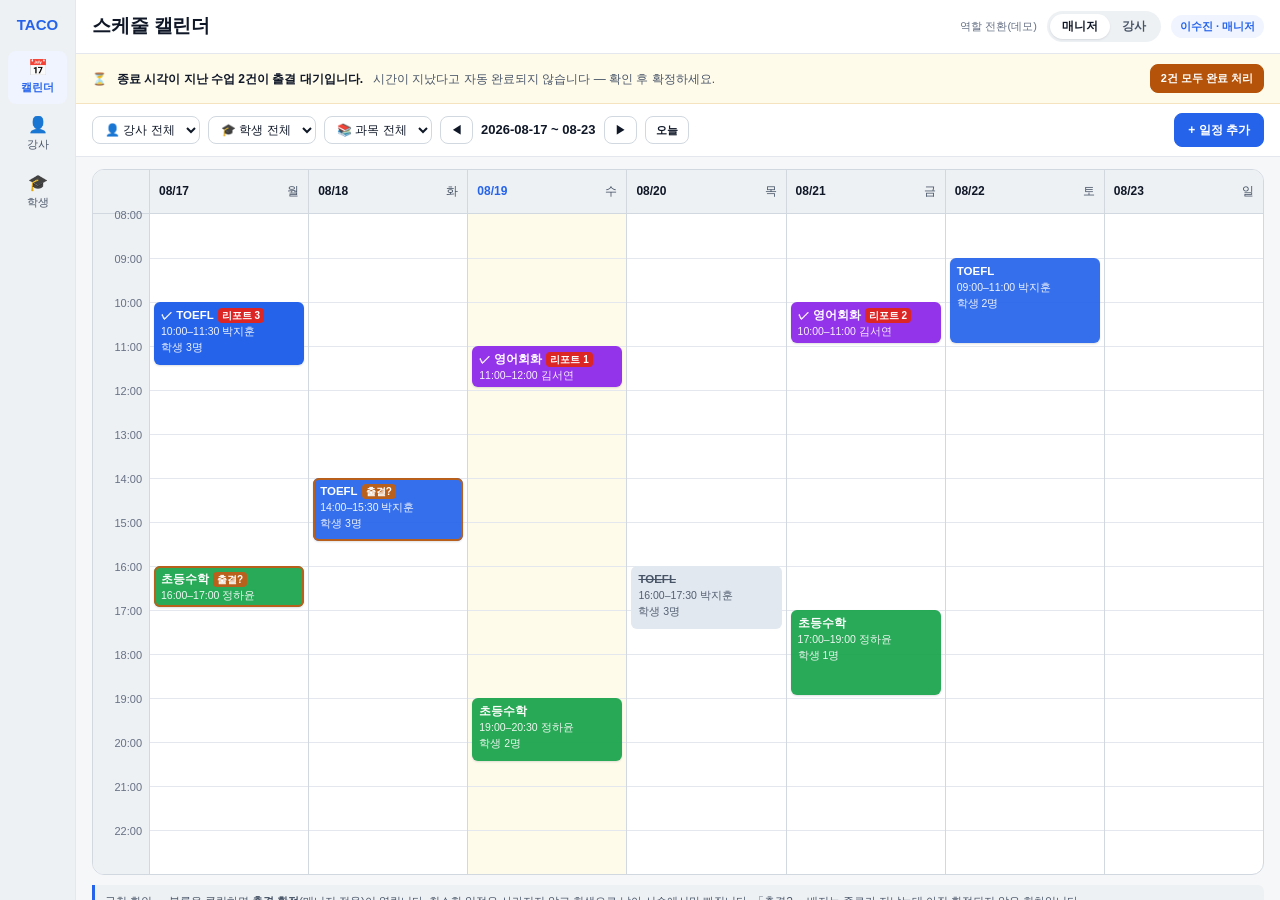
<file: _archive/taco-mvp-prototype.html>
<!DOCTYPE html>
<html lang="ko">
<head>
<meta charset="utf-8">
<meta name="viewport" content="width=device-width, initial-scale=1">
<title>TACO MVP v3 — 캘린더 프로토타입</title>
<style>
:root{
  --canvas:#f6f7f9; --subtle:#eef1f4; --raised:#ffffff; --inset:#eef1f4;
  --fg:#101828; --fg-muted:#475467; --fg-subtle:#667085; --fg-on:#ffffff;
  --border:#d1d8e0; --border-muted:#e4e8ee;
  --accent:#2563eb; --accent-hover:#1d4ed8; --accent-subtle:#eff4ff;
  --success:#16a34a; --success-subtle:#f0fdf4;
  --warning:#b45309; --warning-subtle:#fffbeb;
  --danger:#dc2626; --danger-subtle:#fef2f2;
  --done:#9333ea; --done-subtle:#faf5ff;
  --grid-header:#eef1f4; --grid-cell:#ffffff; --line-minor:#e4e8ee; --line-hour:#d1d8e0; --today:#fffbeb;
  --r-sm:4px; --r-md:8px; --r-lg:12px;
  --hour-h:44px;
}
*{box-sizing:border-box;}
html,body{margin:0;padding:0;height:100%;}
body{font-family:'Pretendard','Noto Sans KR',-apple-system,BlinkMacSystemFont,'Apple SD Gothic Neo',sans-serif;
  background:var(--canvas);color:var(--fg);font-size:13px;line-height:1.5;-webkit-font-smoothing:antialiased;}
button{font:inherit;color:inherit;cursor:pointer;border:0;background:none;}
input,select,textarea{font:inherit;color:inherit;}
.app{display:flex;height:100vh;overflow:hidden;}
.rail{width:76px;flex:0 0 76px;background:var(--subtle);border-right:1px solid var(--border-muted);
  display:flex;flex-direction:column;align-items:center;padding:14px 8px;gap:4px;}
.rail .logo{font-weight:700;color:var(--accent);font-size:15px;margin-bottom:10px;}
.rail button{width:100%;padding:9px 0;border-radius:var(--r-md);display:flex;flex-direction:column;align-items:center;gap:3px;
  font-size:11px;color:var(--fg-muted);}
.rail button .ic{font-size:16px;line-height:1;}
.rail button.on{background:var(--accent-subtle);color:var(--accent);font-weight:600;}
.rail button:hover:not(.on){background:#e4e8ee;}
.main{flex:1;min-width:0;display:flex;flex-direction:column;overflow:hidden;}
.topbar{display:flex;align-items:center;gap:10px;padding:11px 16px;background:var(--raised);border-bottom:1px solid var(--border-muted);}
.topbar h1{margin:0;font-size:19px;font-weight:700;letter-spacing:-.01em;}
.spacer{flex:1;}
.badge{display:inline-flex;align-items:center;gap:5px;padding:3px 9px;border-radius:999px;font-size:11px;font-weight:600;}
.badge.accent{background:var(--accent-subtle);color:var(--accent);}
.badge.success{background:var(--success-subtle);color:var(--success);}
.badge.warning{background:var(--warning-subtle);color:var(--warning);}
.badge.danger{background:var(--danger-subtle);color:var(--danger);}
.badge.neutral{background:var(--subtle);color:var(--fg-muted);}
.btn{display:inline-flex;align-items:center;gap:6px;padding:7px 13px;border-radius:var(--r-md);font-size:12px;font-weight:600;
  background:var(--raised);border:1px solid var(--border);color:var(--fg);white-space:nowrap;}
.btn:hover{background:var(--subtle);}
.btn.primary{background:var(--accent);color:#fff;border-color:var(--accent);}
.btn.primary:hover{background:var(--accent-hover);}
.btn.warn{background:var(--warning);color:#fff;border-color:var(--warning);}
.btn.ok{background:var(--success);color:#fff;border-color:var(--success);}
.btn.danger{color:var(--danger);border-color:var(--border);}
.btn.sm{padding:5px 10px;font-size:11px;}
.btn:disabled{opacity:.45;cursor:not-allowed;}
.banner{display:flex;align-items:center;gap:10px;padding:10px 16px;font-size:12px;}
.banner.warn{background:var(--warning-subtle);color:var(--fg);border-bottom:1px solid #f5e3c0;}
.banner.danger{background:var(--danger-subtle);border-bottom:1px solid #f7d7d7;}
.banner b{font-weight:700;}
.banner .muted{color:var(--fg-muted);}
.bar{display:flex;align-items:center;gap:8px;padding:9px 16px;background:var(--raised);border-bottom:1px solid var(--border-muted);flex-wrap:wrap;}
.chip{display:inline-flex;align-items:center;gap:5px;padding:5px 10px;border-radius:var(--r-md);border:1px solid var(--border);
  background:var(--subtle);font-size:12px;}
.chip.on{background:var(--accent-subtle);border-color:var(--accent);color:var(--accent);font-weight:600;}
.seg{display:inline-flex;background:var(--subtle);border-radius:var(--r-md);padding:2px;}
.seg button{padding:4px 12px;border-radius:6px;font-size:12px;color:var(--fg-muted);}
.seg button.on{background:var(--raised);color:var(--fg);font-weight:600;box-shadow:0 1px 2px rgba(16,24,40,.08);}
.content{flex:1;overflow:auto;padding:12px 16px 20px;}
select.mini{padding:5px 8px;border-radius:var(--r-md);border:1px solid var(--border);background:var(--raised);font-size:12px;}
input.mini{padding:6px 9px;border-radius:var(--r-md);border:1px solid var(--border);background:var(--raised);font-size:12px;}
/* calendar */
.grid{border:1px solid var(--line-hour);border-radius:var(--r-lg);overflow:hidden;background:var(--grid-cell);display:flex;min-width:900px;}
.gutter{width:56px;flex:0 0 56px;background:var(--grid-header);position:relative;}
.gutter .gh{height:44px;border-bottom:1px solid var(--line-hour);}
.gutter .lbl{height:var(--hour-h);font-size:11px;color:var(--fg-subtle);padding-right:7px;text-align:right;
  transform:translateY(-7px);font-variant-numeric:tabular-nums;}
.cols{flex:1;display:flex;min-width:0;}
.col{flex:1;min-width:0;border-left:1px solid var(--line-hour);position:relative;}
.col.today{background:var(--today);}
.col .ch{height:44px;background:var(--grid-header);border-bottom:1px solid var(--line-hour);
  display:flex;align-items:center;justify-content:space-between;padding:0 9px;font-size:12px;font-weight:600;}
.col .ch .dow{color:var(--fg-muted);font-weight:500;}
.col.today .ch{color:var(--accent);}
.body{position:relative;}
.hline{position:absolute;left:0;right:0;height:1px;background:var(--line-minor);}
.blk{position:absolute;left:4px;right:4px;border-radius:6px;padding:5px 7px;color:#fff;overflow:hidden;cursor:pointer;
  box-shadow:0 1px 2px rgba(16,24,40,.14);transition:transform .08s;}
.blk:hover{transform:translateY(-1px);box-shadow:0 3px 8px rgba(16,24,40,.2);}
.blk .t{font-size:11.5px;font-weight:700;display:flex;align-items:center;gap:4px;flex-wrap:wrap;}
.blk .s{font-size:10.5px;opacity:.92;font-variant-numeric:tabular-nums;}
.blk .tag{background:rgba(255,255,255,.25);border-radius:4px;padding:0 4px;font-size:10px;font-weight:700;}
.blk.canceled{background:#e2e8f0 !important;color:var(--fg-muted);box-shadow:none;}
.blk.canceled .t{text-decoration:line-through;}
.blk.due{outline:2px solid var(--warning);outline-offset:-2px;}
.blk .tag.warn{background:var(--warning);}
.blk .tag.rep{background:var(--danger);}
/* table */
table{width:100%;border-collapse:collapse;background:var(--raised);border-radius:var(--r-lg);overflow:hidden;
  border:1px solid var(--border);}
th{background:var(--grid-header);font-size:11px;color:var(--fg-muted);font-weight:600;text-align:left;padding:9px 12px;white-space:nowrap;}
td{padding:10px 12px;border-top:1px solid var(--border-muted);font-size:12.5px;vertical-align:middle;}
td.num,th.num{text-align:right;font-variant-numeric:tabular-nums;}
tr.clickable:hover td{background:var(--accent-subtle);cursor:pointer;}
tr.ledger td{background:var(--inset);font-size:12px;}
.cards{display:flex;gap:10px;margin-bottom:12px;flex-wrap:wrap;}
.card{flex:1;min-width:180px;background:var(--subtle);border:1px solid var(--border);border-radius:var(--r-lg);padding:12px 14px;}
.card .k{font-size:11px;color:var(--fg-muted);}
.card .v{font-size:19px;font-weight:700;margin-top:2px;}
.card .s{font-size:11px;color:var(--fg-subtle);margin-top:2px;}
.panelrow{display:flex;gap:12px;align-items:flex-start;}
.panel{background:var(--raised);border:1px solid var(--border);border-radius:var(--r-lg);padding:12px;}
.todo{border:1px solid var(--border-muted);background:var(--subtle);border-radius:var(--r-md);padding:10px 12px;margin-bottom:8px;cursor:pointer;}
.todo.on{background:var(--accent-subtle);border-color:var(--accent);}
.todo .r1{display:flex;align-items:center;gap:8px;font-size:12px;}
.todo .r2{font-size:11px;color:var(--fg-muted);margin-top:4px;}
textarea.write{width:100%;min-height:230px;border:1px solid var(--border);border-radius:var(--r-md);padding:12px;
  background:var(--inset);resize:vertical;font-size:13px;line-height:1.7;}
.note{font-size:11px;color:var(--fg-subtle);}
.hint{font-size:11px;color:var(--fg-muted);background:var(--subtle);border-left:3px solid var(--accent);padding:8px 10px;border-radius:0 6px 6px 0;margin:10px 0;}
/* modal */
.scrim{position:fixed;inset:0;background:rgba(16,24,40,.45);display:flex;align-items:center;justify-content:center;z-index:50;padding:20px;}
.modal{background:var(--raised);border-radius:14px;box-shadow:0 16px 48px rgba(16,24,40,.28);width:100%;max-width:560px;
  max-height:90vh;overflow:auto;}
.modal .mh{padding:18px 20px 12px;}
.modal .mh h3{margin:0;font-size:16px;font-weight:700;}
.modal .mh p{margin:3px 0 0;font-size:11px;color:var(--fg-muted);}
.modal .mb{padding:4px 20px 16px;display:flex;flex-direction:column;gap:11px;}
.modal .mf{padding:12px 20px 16px;background:var(--subtle);display:flex;align-items:center;gap:8px;}
.field label{display:block;font-size:11px;color:var(--fg-muted);margin-bottom:5px;}
.field input,.field select{width:100%;padding:8px 10px;border-radius:var(--r-md);border:1px solid var(--border);background:var(--raised);font-size:12.5px;}
.row2{display:flex;gap:10px;}
.row2>*{flex:1;min-width:0;}
.alert{border-radius:var(--r-md);padding:10px 12px;font-size:12px;}
.alert.danger{background:var(--danger-subtle);color:var(--fg);}
.alert.warn{background:var(--warning-subtle);}
.alert b{display:block;margin-bottom:3px;}
.alert.danger b{color:var(--danger);}
.stuchips{display:flex;flex-wrap:wrap;gap:6px;border:1px solid var(--border);border-radius:var(--r-md);padding:8px;}
.stuchip{background:var(--accent-subtle);color:var(--accent);border-radius:999px;padding:2px 8px;font-size:11px;font-weight:600;}
.stuchip button{color:var(--accent);opacity:.7;margin-left:3px;}
.wk{display:flex;gap:5px;}
.wk button{padding:5px 10px;border-radius:6px;border:1px solid var(--border);font-size:11px;color:var(--fg-muted);background:var(--raised);}
.wk button.on{background:var(--accent);color:#fff;border-color:var(--accent);font-weight:700;}
.opt{border:1px solid var(--border);border-radius:var(--r-md);padding:11px 12px;cursor:pointer;}
.opt.on{border-color:var(--success);background:var(--success-subtle);}
.opt.on.cancel{border-color:var(--fg-subtle);background:var(--subtle);}
.opt .ot{font-size:13px;font-weight:600;}
.opt .od{font-size:11px;color:var(--fg-muted);margin-top:2px;}
.toast{position:fixed;bottom:20px;left:50%;transform:translateX(-50%);background:#101828;color:#fff;padding:10px 16px;
  border-radius:999px;font-size:12px;z-index:80;box-shadow:0 8px 24px rgba(0,0,0,.3);opacity:0;pointer-events:none;transition:opacity .2s;}
.toast.on{opacity:1;}
.roleswitch{display:flex;background:var(--subtle);border-radius:999px;padding:3px;}
.roleswitch button{padding:4px 12px;border-radius:999px;font-size:11.5px;color:var(--fg-muted);font-weight:600;}
.roleswitch button.on{background:var(--raised);color:var(--fg);box-shadow:0 1px 2px rgba(16,24,40,.1);}
.deny{background:var(--danger-subtle);border:1px dashed var(--danger);color:var(--danger);font-size:11px;padding:8px 10px;border-radius:var(--r-md);}
</style>
</head>
<body>
<div id="app"></div>
<div id="modal-root"></div>
<div class="toast" id="toast"></div>
<script>
// ─────────────────────────────────────────────────────────────
// TACO MVP v3 프로토타입 — 규칙(NEW.md 2장)을 실제로 강제하는 상태 모델
// ─────────────────────────────────────────────────────────────
const KST_TODAY = '2026-08-19';           // 데모 기준 '오늘'
const NOW_MIN   = 13 * 60 + 40;            // 데모 기준 '지금' 13:40

const DB = {
  users: [
    {id:1, name:'김민수', role:'super_admin', hourlyRate:null},
    {id:2, name:'이수진', role:'manager',     hourlyRate:null},
    {id:3, name:'박지훈', role:'instructor',  hourlyRate:40000},
    {id:4, name:'정하윤', role:'instructor',  hourlyRate:40000},
    {id:5, name:'김서연', role:'instructor',  hourlyRate:null},   // 시급 미설정 케이스
  ],
  subjects: [
    {id:1, name:'TOEFL',    color:'#2563eb'},
    {id:2, name:'초등수학',  color:'#16a34a'},
    {id:3, name:'영어회화',  color:'#9333ea'},
  ],
  students: [
    {id:1, name:'김하늘', grade:8,  status:'active', guardians:[{name:'김미경', relation:'어머니', phone:'010-1234-5678', primary:true}]},
    {id:2, name:'이준서', grade:10, status:'active', guardians:[{name:'이정호', relation:'아버지', phone:'010-2222-3333', primary:true}]},
    {id:3, name:'박서윤', grade:5,  status:'active', guardians:[{name:'박은지', relation:'어머니', phone:'010-4444-5555', primary:true}]},
    {id:4, name:'최민재', grade:3,  status:'paused', guardians:[{name:'최수영', relation:'어머니', phone:'010-6666-7777', primary:true}]},
  ],
  sessions: [],
  reports: [],   // {id, sessionId, studentId, authorId, content, status, rejectReason}
  seq: {session:1, report:1},
};

// ── 시간 유틸 (A1·A2: 한 곳에서만 정의) ──
const toMin  = (hhmm) => { const [h,m] = hhmm.split(':').map(Number); return h*60+m; };
const fromMin= (mm)   => `${String(Math.floor((mm%1440)/60)).padStart(2,'0')}:${String(mm%60).padStart(2,'0')}`;
const endMin = (s)    => toMin(s.startTime) + s.durationMinutes;          // 1440 초과 가능(자정 크로스)
const endTimeOf = (s) => fromMin(endMin(s));
const crossesMidnight = (s) => endMin(s) > 1440;
const addDays = (iso, n) => { const d = new Date(iso+'T00:00:00Z'); d.setUTCDate(d.getUTCDate()+n); return d.toISOString().slice(0,10); };
const weekdayOf = (iso) => new Date(iso+'T00:00:00Z').getUTCDay();
const WD = ['일','월','화','수','목','금','토'];
const mondayOf = (iso) => addDays(iso, weekdayOf(iso)===0 ? -6 : 1-weekdayOf(iso));
const won = (n) => n==null ? '—' : n.toLocaleString('ko-KR')+'원';
const hoursOf = (min) => (Math.round(min/60*10)/10).toFixed(1)+'h';

// ── 파생 규칙 ──
// A10: 종료가 지났는데 아직 scheduled = '출결 대기'. 자동 완료 금지.
function attendanceDue(s){
  if (s.status !== 'scheduled') return false;
  if (s.sessionDate < KST_TODAY) return true;
  if (s.sessionDate > KST_TODAY) return false;
  return endMin(s) <= NOW_MIN;
}
// A11: 페이는 회차 단위 반올림. 완료만 인정.
function payOf(s){
  if (s.status !== 'completed') return 0;
  if (s.payOverride != null) return s.payOverride;
  return Math.round(s.durationMinutes/60 * (s.hourlyRateSnapshot||0));
}
const minutesOf = (s) => s.status === 'completed' ? s.durationMinutes : 0;
// A18: 리포트 할 일은 저장하지 않고 파생
function reportTodos(instructorId){
  const out = [];
  for (const s of DB.sessions){
    if (s.deleted) continue;
    if (s.status !== 'completed') continue;
    if (instructorId && s.instructorId !== instructorId) continue;
    const past = s.sessionDate < KST_TODAY || (s.sessionDate === KST_TODAY && endMin(s) <= NOW_MIN);
    if (!past) continue;
    for (const stuId of s.studentIds){
      const r = DB.reports.find(r => r.sessionId===s.id && r.studentId===stuId);
      const state = !r ? 'missing' : r.status==='draft' ? 'draft' : r.status==='rejected' ? 'rejected' : null;
      if (!state) continue;
      const days = Math.round((new Date(KST_TODAY) - new Date(s.sessionDate)) / 86400000);
      out.push({session:s, studentId:stuId, state, daysOverdue:days, report:r||null});
    }
  }
  return out.sort((a,b)=> b.daysOverdue-a.daysOverdue || a.session.sessionDate.localeCompare(b.session.sessionDate));
}
function reportProgress(s){
  const total = s.studentIds.length;
  let written=0, approved=0;
  for (const stuId of s.studentIds){
    const r = DB.reports.find(r=>r.sessionId===s.id && r.studentId===stuId);
    if (r && r.status!=='rejected') written++;
    if (r && r.status==='approved') approved++;
  }
  return {total, written, approved};
}
// A8: 충돌 — 같은 강사·같은 학생의 시간 겹침. 강행 옵션 없음.
function findConflicts(draft, ignoreId){
  const s1 = toMin(draft.startTime), e1 = s1 + draft.durationMinutes;
  const out = [];
  for (const s of DB.sessions){
    if (s.deleted || s.id===ignoreId) continue;
    if (s.sessionDate !== draft.sessionDate) continue;
    if (s.status === 'canceled') continue;                  // 취소는 시간 점유 아님
    const s2 = toMin(s.startTime), e2 = s2 + s.durationMinutes;
    if (!(e1 > s2 && e2 > s1)) continue;
    if (s.instructorId === draft.instructorId)
      out.push({kind:'instructor', ownerName:nameOfUser(s.instructorId), s});
    const shared = (draft.studentIds||[]).filter(id => s.studentIds.includes(id));
    for (const id of shared) out.push({kind:'student', ownerName:nameOfStudent(id), s});
  }
  return out;
}
const nameOfUser    = (id) => (DB.users.find(u=>u.id===id)||{}).name || '—';
const nameOfStudent = (id) => (DB.students.find(s=>s.id===id)||{}).name || '—';
const subjectOf     = (id) => DB.subjects.find(s=>s.id===id) || {name:'—', color:'#64748b'};
const gradeLabel    = (g) => g==null ? '—' : g===0?'미취학': g<=6?`초${g}` : g<=9?`중${g-6}` : g<=12?`고${g-9}` : 'N수';

// ── 시드 데이터 ──
function seed(){
  const mon = mondayOf(KST_TODAY);                  // 2026-08-17 (월)
  const S = (d, st, dur, subjectId, instructorId, studentIds, status, cancelReason) => {
    const inst = DB.users.find(u=>u.id===instructorId);
    DB.sessions.push({
      id: DB.seq.session++, subjectId, instructorId,
      sessionDate: addDays(mon, d), startTime: st, durationMinutes: dur,
      status, cancelReason: cancelReason||null,
      hourlyRateSnapshot: inst.hourlyRate || 0, payOverride:null,
      studentIds, seriesId:null, memo:null,
      statusChangedBy: status==='scheduled'?null:1,
    });
  };
  // 지난 주(집계용)
  for (let w=1; w<=3; w++){
    const off = -7*w;
    S(off+0, '10:00', 90, 1, 3, [1,2],  'completed');
    S(off+2, '14:00', 90, 1, 3, [1,2],  'completed');
    S(off+1, '16:00', 60, 2, 4, [3],    'completed');
    S(off+3, '19:00', 90, 2, 4, [3,4],  'completed');
    S(off+4, '10:00', 60, 3, 5, [2,3],  'completed');
  }
  // 이번 주
  S(0, '10:00', 90, 1, 3, [1,2,3], 'completed');
  S(0, '16:00', 60, 2, 4, [3,4],   'scheduled');
  S(1, '14:00', 90, 1, 3, [1,2,3], 'scheduled');   // 어제 → 출결 대기
  S(2, '11:00', 60, 3, 5, [2],     'completed');
  S(2, '19:00', 90, 2, 4, [3,4],   'scheduled');
  S(3, '16:00', 90, 1, 3, [1,2,3], 'canceled', 'instructor_absent');
  S(4, '10:00', 60, 3, 5, [2,3],   'completed');
  S(4, '17:00', 120,2, 4, [3],     'scheduled');
  S(5, '09:00', 120,1, 3, [1,2],   'scheduled');
  // 리포트: 과거분은 대부분 승인, 최근 몇 건은 미작성/임시/반려
  for (const s of DB.sessions){
    if (s.status !== 'completed') continue;
    const isRecent = s.sessionDate >= addDays(KST_TODAY,-7);
    for (const stuId of s.studentIds){
      if (isRecent) continue;                       // 최근 건은 비워 둔다(할 일 데모)
      DB.reports.push({id:DB.seq.report++, sessionId:s.id, studentId:stuId, authorId:s.instructorId,
        content:'수업 내용 요약 및 다음 회차 계획.', status:'approved', rejectReason:null});
    }
  }
  const recent = DB.sessions.filter(s=>s.status==='completed' && s.sessionDate>=addDays(KST_TODAY,-7));
  if (recent[0]) DB.reports.push({id:DB.seq.report++, sessionId:recent[0].id, studentId:recent[0].studentIds[0],
    authorId:recent[0].instructorId, content:'Reading 파트 2 지문 3개. 어휘 30개 중 24개 정답.', status:'submitted', rejectReason:null});
  if (recent[1]) DB.reports.push({id:DB.seq.report++, sessionId:recent[1].id, studentId:recent[1].studentIds[0],
    authorId:recent[1].instructorId, content:'쓰다 만 초안입니다.', status:'draft', rejectReason:null});
  if (recent[1] && recent[1].studentIds[1]) DB.reports.push({id:DB.seq.report++, sessionId:recent[1].id, studentId:recent[1].studentIds[1],
    authorId:recent[1].instructorId, content:'오늘도 열심히 했습니다.', status:'rejected', rejectReason:'다음 회차 계획을 한 줄 더 구체적으로 적어주세요'});
}
seed();

// ── 앱 상태 ──
const UI = {
  role: 'manager',              // 'manager' | 'instructor'
  me: 2,                        // 로그인 사용자 id (manager=이수진 / instructor=박지훈(3))
  tab: 'calendar',              // calendar | instructors | students | my
  weekStart: mondayOf(KST_TODAY),
  filters: {instructorId:'', studentId:'', subjectId:''},
  period: {from: KST_TODAY.slice(0,8)+'01', to: KST_TODAY.slice(0,8)+'31'},
  expanded: null,               // 강사/학생 탭 펼친 행
  selectedTodo: 0,
  draft: '',
  modal: null,
};
const isManager = () => UI.role === 'manager';
const meId = () => isManager() ? 2 : 3;
</script>
<script>
// ─────────────────────────────────────────────────────────────
// 렌더
// ─────────────────────────────────────────────────────────────
const $ = (id) => document.getElementById(id);
const esc = (s) => String(s).replace(/[&<>"]/g, c => ({'&':'&amp;','<':'&lt;','>':'&gt;','"':'&quot;'}[c]));
function toast(msg){ const t=$('toast'); t.textContent=msg; t.classList.add('on'); clearTimeout(t._t); t._t=setTimeout(()=>t.classList.remove('on'),2200); }

function visibleSessions(){
  return DB.sessions.filter(s => {
    if (s.deleted) return false;
    if (!isManager() && s.instructorId !== meId()) return false;       // A15 강사 스코프 서버 강제
    const f = UI.filters;
    if (f.instructorId && s.instructorId !== +f.instructorId) return false;
    if (f.subjectId && s.subjectId !== +f.subjectId) return false;
    if (f.studentId && !s.studentIds.includes(+f.studentId)) return false;
    return true;
  });
}

function render(){
  const nav = isManager()
    ? [['📅','캘린더','calendar'],['👤','강사','instructors'],['🎓','학생','students']]
    : [['📅','내 수업','my']];
  if (!isManager() && UI.tab !== 'my') UI.tab = 'my';
  if (isManager() && UI.tab === 'my') UI.tab = 'calendar';

  $('app').innerHTML = `
  <div class="app">
    <div class="rail">
      <div class="logo">TACO</div>
      ${nav.map(([ic,lb,key])=>`<button class="${UI.tab===key?'on':''}" onclick="go('${key}')"><span class="ic">${ic}</span>${lb}</button>`).join('')}
    </div>
    <div class="main">
      <div class="topbar">
        <h1>${UI.tab==='calendar'?'스케줄 캘린더':UI.tab==='instructors'?'강사':UI.tab==='students'?'학생':'내 수업'}</h1>
        ${!isManager() ? '<span class="badge neutral">읽기 전용 · 일정 변경은 매니저</span>' : ''}
        <div class="spacer"></div>
        <span class="note">역할 전환(데모)</span>
        <div class="roleswitch">
          <button class="${isManager()?'on':''}" onclick="setRole('manager')">매니저</button>
          <button class="${!isManager()?'on':''}" onclick="setRole('instructor')">강사</button>
        </div>
        <span class="badge accent">${isManager()?'이수진 · 매니저':'박지훈 · 강사'}</span>
      </div>
      ${UI.tab==='calendar' ? viewCalendar() : UI.tab==='instructors' ? viewInstructors() : UI.tab==='students' ? viewStudents() : viewMy()}
    </div>
  </div>`;
  renderModal();
}
function go(tab){ UI.tab=tab; UI.expanded=null; render(); }
function setRole(r){ UI.role=r; UI.tab = r==='manager'?'calendar':'my'; UI.selectedTodo=0; UI.draft=''; render(); }

// ── 캘린더 ──
function viewCalendar(){
  const H0=8, H1=22, HH=44;
  const days = Array.from({length:7}, (_,i)=>addDays(UI.weekStart,i));
  const sess = visibleSessions().filter(s => s.sessionDate>=days[0] && s.sessionDate<=days[6]);
  const dueList = sess.filter(attendanceDue);
  const banner = dueList.length ? `
    <div class="banner warn">
      <span>⏳</span><b>종료 시각이 지난 수업 ${dueList.length}건이 출결 대기입니다.</b>
      <span class="muted">시간이 지났다고 자동 완료되지 않습니다 — 확인 후 확정하세요.</span>
      <div class="spacer"></div>
      <button class="btn warn sm" onclick="bulkComplete()">${dueList.length}건 모두 완료 처리</button>
    </div>` : '';

  const cols = days.map((d,i)=>{
    const today = d===KST_TODAY;
    const blocks = sess.filter(s=>s.sessionDate===d).map(s=>{
      const top = (toMin(s.startTime)-H0*60)/60*HH;
      const h = Math.max(20, s.durationMinutes/60*HH - 3);
      const sub = subjectOf(s.subjectId);
      const due = attendanceDue(s);
      const rp = reportProgress(s);
      const repMissing = s.status==='completed' && rp.written < rp.total;
      const cls = ['blk', s.status==='canceled'?'canceled':'', due?'due':''].join(' ');
      const bg = s.status==='canceled' ? '' : `background:${sub.color};${s.status==='scheduled'?'opacity:.92;':''}`;
      return `<div class="${cls}" style="top:${top}px;height:${h}px;${bg}" onclick="openSession(${s.id})">
        <div class="t">${s.status==='completed'?'✓ ':''}${esc(sub.name)}
          ${due?'<span class="tag warn">출결?</span>':''}
          ${repMissing?`<span class="tag rep">리포트 ${rp.total-rp.written}</span>`:''}
        </div>
        <div class="s">${s.startTime}–${endTimeOf(s)} ${esc(nameOfUser(s.instructorId))}</div>
        ${s.durationMinutes>=90?`<div class="s">학생 ${s.studentIds.length}명</div>`:''}
      </div>`;
    }).join('');
    return `<div class="col ${today?'today':''}">
      <div class="ch"><span>${d.slice(5).replace('-','/')}</span><span class="dow">${WD[weekdayOf(d)]}</span></div>
      <div class="body" style="height:${(H1-H0)*HH}px">
        ${Array.from({length:H1-H0},(_,k)=>`<div class="hline" style="top:${(k+1)*HH}px"></div>`).join('')}
        ${blocks}
      </div></div>`;
  }).join('');

  return `${banner}
  <div class="bar">
    <select class="mini" onchange="setFilter('instructorId',this.value)">
      <option value="">👤 강사 전체</option>
      ${DB.users.filter(u=>u.role==='instructor').map(u=>`<option value="${u.id}" ${UI.filters.instructorId==u.id?'selected':''}>${u.name}</option>`).join('')}
    </select>
    <select class="mini" onchange="setFilter('studentId',this.value)">
      <option value="">🎓 학생 전체</option>
      ${DB.students.map(s=>`<option value="${s.id}" ${UI.filters.studentId==s.id?'selected':''}>${s.name}</option>`).join('')}
    </select>
    <select class="mini" onchange="setFilter('subjectId',this.value)">
      <option value="">📚 과목 전체</option>
      ${DB.subjects.map(s=>`<option value="${s.id}" ${UI.filters.subjectId==s.id?'selected':''}>${s.name}</option>`).join('')}
    </select>
    <button class="btn sm" onclick="moveWeek(-1)">◀</button>
    <span style="font-weight:600">${UI.weekStart} ~ ${addDays(UI.weekStart,6).slice(5)}</span>
    <button class="btn sm" onclick="moveWeek(1)">▶</button>
    <button class="btn sm" onclick="UI.weekStart=mondayOf(KST_TODAY);render()">오늘</button>
    <div class="spacer"></div>
    <button class="btn primary" onclick="openCreate()">+ 일정 추가</button>
  </div>
  <div class="content">
    <div class="grid">
      <div class="gutter">
        <div class="gh"></div>
        ${Array.from({length:H1-H0+1},(_,i)=>`<div class="lbl">${String(H0+i).padStart(2,'0')}:00</div>`).join('')}
      </div>
      <div class="cols">${cols}</div>
    </div>
    <div class="hint">규칙 확인 — 블록을 클릭하면 <b>출결 확정</b>(매니저 전용)이 열립니다. 취소한 일정은 사라지지 않고 회색으로 남아 시수에서만 빠집니다. 「출결?」 배지는 종료가 지났는데 아직 확정되지 않은 회차입니다.</div>
  </div>`;
}
function setFilter(k,v){ UI.filters[k]=v; render(); }
function moveWeek(n){ UI.weekStart=addDays(UI.weekStart,7*n); render(); }

// ── 강사 탭 ──
function viewInstructors(){
  const rows = DB.users.filter(u=>u.role==='instructor').map(u=>{
    const ss = DB.sessions.filter(s=>!s.deleted && s.instructorId===u.id && s.sessionDate>=UI.period.from && s.sessionDate<=UI.period.to
      && (!UI.filters.subjectId || s.subjectId===+UI.filters.subjectId));
    const done = ss.filter(s=>s.status==='completed');
    const minutes = done.reduce((a,s)=>a+minutesOf(s),0);
    const pay = done.reduce((a,s)=>a+payOf(s),0);
    const todos = reportTodos(u.id).length;
    const pending = DB.reports.filter(r=>r.status==='submitted' && DB.sessions.find(s=>s.id===r.sessionId && s.instructorId===u.id)).length;
    return {u, done, minutes, pay, todos, pending};
  });
  const T = rows.reduce((a,r)=>({c:a.c+r.done.length, m:a.m+r.minutes, p:a.p+r.pay, t:a.t+r.todos, pd:a.pd+r.pending}), {c:0,m:0,p:0,t:0,pd:0});
  return `
  <div class="bar">
    <input class="mini" type="date" value="${UI.period.from}" onchange="setPeriod('from',this.value)">
    <span class="note">~</span>
    <input class="mini" type="date" value="${UI.period.to}" onchange="setPeriod('to',this.value)">
    <select class="mini" onchange="setFilter('subjectId',this.value)">
      <option value="">📚 과목 전체</option>
      ${DB.subjects.map(s=>`<option value="${s.id}" ${UI.filters.subjectId==s.id?'selected':''}>${s.name}</option>`).join('')}
    </select>
    <div class="spacer"></div>
    <button class="btn" onclick="exportCsv('instructor')">CSV 내보내기</button>
  </div>
  <div class="content">
    <div class="cards">
      <div class="card"><div class="k">완료 회차</div><div class="v">${T.c}</div><div class="s">${UI.period.from} ~ ${UI.period.to}</div></div>
      <div class="card"><div class="k">총 시수</div><div class="v">${hoursOf(T.m)}</div><div class="s">완료 일정만 인정</div></div>
      <div class="card"><div class="k">총 페이</div><div class="v">${won(T.p)}</div><div class="s">회차 단위 반올림 합계</div></div>
      <div class="card"><div class="k">리포트</div><div class="v">${T.t}건</div><div class="s">미작성·임시·반려 / 승인 대기 ${T.pd}</div></div>
    </div>
    <table>
      <thead><tr><th>강사</th><th class="num">완료 회차</th><th class="num">총 시수</th><th class="num">시급</th><th class="num">총 페이</th><th>리포트</th><th></th></tr></thead>
      <tbody>
      ${rows.map(r=>`
        <tr class="clickable" onclick="toggleRow(${r.u.id})">
          <td><b>${esc(r.u.name)}</b></td>
          <td class="num">${r.done.length}</td>
          <td class="num">${hoursOf(r.minutes)}</td>
          <td class="num">${r.u.hourlyRate ? won(r.u.hourlyRate) : '<span style="color:var(--danger)">미설정</span>'}</td>
          <td class="num"><b>${r.u.hourlyRate ? won(r.pay) : '—'}</b></td>
          <td>${r.todos ? `<span class="badge warning">미완 ${r.todos}</span>` : '<span class="badge success">완료</span>'}
              ${r.pending ? `<span class="badge accent" onclick="event.stopPropagation();openApprove(${r.u.id})">승인 대기 ${r.pending}</span>`:''}</td>
          <td style="text-align:right;color:var(--accent);font-size:11px">${UI.expanded===r.u.id?'▲ 접기':'▼ 내역'}</td>
        </tr>
        ${UI.expanded===r.u.id ? ledgerRow(r) : ''}
      `).join('')}
      </tbody>
    </table>
    <div class="hint">페이 = 회차마다 <b>round(분/60 × 시급)</b> 계산 후 합산 — 합계를 먼저 내고 반올림하지 않습니다. 시급 미설정 강사는 금액이 산출되지 않고 경고로 표시됩니다.</div>
  </div>`;
}
function ledgerRow(r){
  const list = r.done.slice().sort((a,b)=>a.sessionDate.localeCompare(b.sessionDate)).slice(-8);
  return `<tr class="ledger"><td colspan="7">
    <div style="display:flex;align-items:center;gap:8px;margin-bottom:6px">
      <b>${esc(r.u.name)} · 회차 내역</b><span class="note">완료 ${r.done.length}건 중 최근 ${list.length}건</span>
      <div class="spacer"></div><span class="note">엑셀과 같은 열 구성 · CSV 원본</span></div>
    <table style="border:0">
      <thead><tr><th>날짜</th><th>요일</th><th>시간</th><th>과목</th><th>학생</th><th class="num">시수</th><th class="num">페이</th><th>리포트</th></tr></thead>
      <tbody>${list.map(s=>{
        const rp=reportProgress(s);
        const st = rp.approved===rp.total?'<span class="badge success">승인</span>' : rp.written>0?'<span class="badge warning">진행</span>' : '<span class="badge danger">미작성</span>';
        return `<tr><td>${s.sessionDate}</td><td>${WD[weekdayOf(s.sessionDate)]}</td><td>${s.startTime}–${endTimeOf(s)}</td>
        <td>${esc(subjectOf(s.subjectId).name)}</td><td>${s.studentIds.map(nameOfStudent).join(', ')}</td>
        <td class="num">${hoursOf(s.durationMinutes)}</td><td class="num">${won(payOf(s))}</td><td>${st}</td></tr>`;
      }).join('')}</tbody>
    </table></td></tr>`;
}
function toggleRow(id){ UI.expanded = UI.expanded===id?null:id; render(); }
function setPeriod(k,v){ UI.period[k]=v; render(); }

// ── 학생 탭 ──
function viewStudents(){
  const rows = DB.students.map(st=>{
    const ss = DB.sessions.filter(s=>!s.deleted && s.status==='completed' && s.studentIds.includes(st.id)
      && s.sessionDate>=UI.period.from && s.sessionDate<=UI.period.to
      && (!UI.filters.subjectId || s.subjectId===+UI.filters.subjectId));
    const minutes = ss.reduce((a,s)=>a+s.durationMinutes,0);
    const by = {};
    ss.forEach(s=>{ const n=subjectOf(s.subjectId).name; by[n]=(by[n]||0)+s.durationMinutes; });
    return {st, ss, minutes, by};
  });
  return `
  <div class="bar">
    <input class="mini" type="date" value="${UI.period.from}" onchange="setPeriod('from',this.value)">
    <span class="note">~</span>
    <input class="mini" type="date" value="${UI.period.to}" onchange="setPeriod('to',this.value)">
    <select class="mini" onchange="setFilter('subjectId',this.value)">
      <option value="">📚 과목 전체</option>
      ${DB.subjects.map(s=>`<option value="${s.id}" ${UI.filters.subjectId==s.id?'selected':''}>${s.name}</option>`).join('')}
    </select>
    <div class="spacer"></div>
    <button class="btn" onclick="exportCsv('student')">CSV 내보내기</button>
  </div>
  <div class="content">
    <table>
      <thead><tr><th>학생</th><th>학년</th><th>상태</th><th class="num">완료 회차</th><th class="num">총 수업 시간</th><th>과목별</th><th>주 보호자</th></tr></thead>
      <tbody>${rows.map(r=>{
        const g=r.st.guardians.find(g=>g.primary)||r.st.guardians[0]||{};
        return `<tr><td><b>${esc(r.st.name)}</b></td><td>${gradeLabel(r.st.grade)}</td>
        <td>${r.st.status==='active'?'<span class="badge success">재원</span>':r.st.status==='paused'?'<span class="badge warning">휴원</span>':'<span class="badge neutral">퇴원</span>'}</td>
        <td class="num">${r.ss.length}</td><td class="num"><b>${hoursOf(r.minutes)}</b></td>
        <td style="color:var(--fg-muted)">${Object.entries(r.by).map(([k,v])=>`${esc(k)} ${hoursOf(v)}`).join(' · ')||'—'}</td>
        <td>${esc(g.name||'—')} ${g.relation?`<span class="note">(${esc(g.relation)})</span>`:''}<br><span class="note">${esc(g.phone||'')}</span></td></tr>`;
      }).join('')}</tbody>
    </table>
    <div class="hint">학생 화면에는 <b>금액이 없습니다</b> — 시간과 회차만 집계합니다. 퇴원(left) 학생도 과거 집계에는 그대로 남습니다.</div>
  </div>`;
}
</script>
<script>
// ── 강사: 내 수업 ──
function viewMy(){
  const todos = reportTodos(meId());
  const sel = todos[UI.selectedTodo] || null;
  const days = Array.from({length:7},(_,i)=>addDays(UI.weekStart,i));
  const mine = visibleSessions().filter(s=>s.sessionDate>=days[0] && s.sessionDate<=days[6])
    .sort((a,b)=> a.sessionDate.localeCompare(b.sessionDate) || a.startTime.localeCompare(b.startTime));

  const banner = todos.length ? `
    <div class="banner danger">
      <span>✍️</span><b>리포트 미작성 ${todos.length}건</b>
      <span class="muted">가장 오래 밀린 건 ${todos[0].daysOverdue}일 지났습니다.</span>
      <div class="spacer"></div>
      <button class="btn sm" style="background:var(--danger);color:#fff;border-color:var(--danger)" onclick="UI.selectedTodo=0;render()">바로 쓰기</button>
    </div>` : `<div class="banner" style="background:var(--success-subtle)"><span>✅</span><b>밀린 리포트가 없습니다.</b><span class="muted">제출·승인된 건은 목록에서 사라집니다.</span></div>`;

  const todoList = todos.map((t,i)=>{
    const s=t.session, tone = t.state==='draft'?'warning':'danger';
    const label = t.state==='missing'?'미작성':t.state==='draft'?'임시저장':'반려';
    return `<div class="todo ${i===UI.selectedTodo?'on':''}" onclick="pickTodo(${i})">
      <div class="r1"><b>${s.sessionDate.slice(5)} (${WD[weekdayOf(s.sessionDate)]}) ${s.startTime}</b>
        <span class="badge accent">${esc(subjectOf(s.subjectId).name)}</span>
        <span>${esc(nameOfStudent(t.studentId))}</span>
        <div class="spacer"></div><span class="badge ${tone}">${label}</span></div>
      <div class="r2">${t.daysOverdue}일 지남${t.report&&t.report.rejectReason?` · <span style="color:var(--danger)">반려 사유: ${esc(t.report.rejectReason)}</span>`:''}</div>
    </div>`;
  }).join('') || '<div class="note" style="padding:12px">할 일이 없습니다.</div>';

  const writer = sel ? (()=> {
    const s=sel.session;
    const cur = sel.report ? sel.report.content : '';
    return `
    <div style="display:flex;align-items:center;gap:8px;margin-bottom:10px">
      <b>${s.sessionDate.slice(5)} (${WD[weekdayOf(s.sessionDate)]}) ${s.startTime} · ${esc(subjectOf(s.subjectId).name)} · ${esc(nameOfStudent(sel.studentId))}</b>
      <span class="badge ${sel.state==='draft'?'warning':'danger'}">${sel.state==='missing'?'미작성':sel.state==='draft'?'임시저장':'반려'}</span>
      <div class="spacer"></div><span class="note">박지훈 (나)</span>
    </div>
    ${sel.report&&sel.report.rejectReason?`<div class="alert danger" style="margin-bottom:10px"><b>반려됨</b>${esc(sel.report.rejectReason)}</div>`:''}
    <textarea class="write" id="writebox" placeholder="오늘 수업 내용과 학생 상태를 적어주세요.&#10;&#10;예) Reading 파트 2 지문 3개를 풀었고, 추론 문항에서 근거 문장을 찾는 속도가 지난주보다 빨라졌습니다. 어휘 30개 중 24개 정답. 다음 시간까지 오답 어휘 6개 복습 예정입니다.">${esc(UI.draft || cur)}</textarea>
    <div style="display:flex;align-items:center;gap:8px;margin-top:10px">
      <span class="note">제출하면 매니저 승인 전까지 수정할 수 없습니다.</span>
      <div class="spacer"></div>
      <button class="btn" onclick="saveReport('draft')">임시저장</button>
      <button class="btn primary" onclick="saveReport('submitted')">제출</button>
    </div>`;
  })() : '<div class="note">왼쪽에서 리포트를 고르세요.</div>';

  // 강사 화면에는 필터바가 없다 — 볼 수 있는 범위가 '본인 수업' 하나로 고정이라 고를 것이 없다(A15).
  return `${banner}
  <div class="content">
    <div class="panelrow">
      <div class="panel" style="flex:0 0 480px">
        <div style="display:flex;align-items:center;gap:8px;margin-bottom:10px"><b>리포트 할 일</b><span class="note">오래 밀린 순</span>
          <div class="spacer"></div><span class="badge ${todos.length?'danger':'success'}">${todos.length}건</span></div>
        ${todoList}
        <div class="note" style="margin-top:8px">종료된 수업만 목록에 나옵니다. 제출·승인된 건은 자동으로 사라집니다.</div>
      </div>
      <div class="panel" style="flex:1">${writer}</div>
    </div>
    <div class="panel" style="margin-top:12px">
      <div style="display:flex;align-items:center;gap:8px;margin-bottom:8px"><b>내 일정</b>
        <span class="note">${UI.weekStart} ~ ${addDays(UI.weekStart,6).slice(5)}</span>
        <button class="btn sm" onclick="moveWeek(-1)">◀</button><button class="btn sm" onclick="moveWeek(1)">▶</button>
        <div class="spacer"></div><span class="deny">본인이 담당한 수업만 · 읽기 전용 (필터 없음)</span></div>
      <table><thead><tr><th>날짜</th><th>시간</th><th>과목</th><th>학생</th><th>상태</th><th class="num">시수</th><th>리포트</th></tr></thead>
      <tbody>${mine.map(s=>{
        const rp=reportProgress(s);
        const stat = s.status==='completed'?'<span class="badge success">완료</span>'
          : s.status==='canceled'?`<span class="badge neutral">취소</span>`
          : attendanceDue(s)?'<span class="badge warning">출결 대기</span>':'<span class="badge accent">예정</span>';
        return `<tr><td>${s.sessionDate.slice(5)} (${WD[weekdayOf(s.sessionDate)]})</td><td>${s.startTime}–${endTimeOf(s)}</td>
        <td>${esc(subjectOf(s.subjectId).name)}</td><td>${s.studentIds.map(nameOfStudent).join(', ')}</td><td>${stat}</td>
        <td class="num">${s.status==='completed'?hoursOf(s.durationMinutes):'—'}</td>
        <td>${s.status==='completed'?`${rp.written}/${rp.total}`:'—'}</td></tr>`;
      }).join('')}</tbody></table>
      <div class="hint">강사 화면에는 <b>금액이 없습니다</b> — 응답에서 시급·페이 필드 자체가 빠집니다(화면에서 숨기는 것이 아닙니다).</div>
    </div>
  </div>`;
}
function pickTodo(i){ UI.selectedTodo=i; UI.draft=''; render(); }
function saveReport(status){
  const todos = reportTodos(meId());
  const t = todos[UI.selectedTodo];
  if(!t) return;
  const box = $('writebox');
  const content = (box ? box.value : '').trim();
  if(!content){ toast('내용을 입력해 주세요'); return; }
  const s = t.session;
  const past = s.sessionDate < KST_TODAY || (s.sessionDate===KST_TODAY && endMin(s)<=NOW_MIN);
  if(!(s.status==='completed' && past)){ toast('지나간 완료 수업만 작성할 수 있습니다 (A16)'); return; }
  let r = DB.reports.find(r=>r.sessionId===s.id && r.studentId===t.studentId);
  if(!r){ r={id:DB.seq.report++, sessionId:s.id, studentId:t.studentId, authorId:meId(), content, status, rejectReason:null}; DB.reports.push(r); }
  else { r.content=content; r.status=status; r.rejectReason=null; }
  UI.draft=''; UI.selectedTodo=0;
  toast(status==='draft' ? '임시저장했습니다' : '제출했습니다 — 매니저 승인 전까지 수정할 수 없습니다');
  render();
}

// ─────────────────────────────────────────────────────────────
// 모달
// ─────────────────────────────────────────────────────────────
function renderModal(){
  const root=$('modal-root');
  if(!UI.modal){ root.innerHTML=''; return; }
  const m=UI.modal;
  root.innerHTML = `<div class="scrim" onclick="if(event.target===this)closeModal()">${
    m.type==='create' ? modalCreate(m) : m.type==='session' ? modalSession(m) : m.type==='approve' ? modalApprove(m) : ''
  }</div>`;
}
function closeModal(){ UI.modal=null; renderModal(); }

function openCreate(){
  if(!isManager()){ toast('강사는 일정을 만들 수 없습니다 (403)'); return; }
  UI.modal={type:'create', draft:{subjectId:1, instructorId:3, sessionDate:KST_TODAY, startTime:'14:00', durationMinutes:90,
    studentIds:[1,2], repeat:false, weekdays:[weekdayOf(KST_TODAY)], toDate:addDays(KST_TODAY,60)}, conflicts:null};
  renderModal();
}
function modalCreate(m){
  const d=m.draft;
  const inst=DB.users.find(u=>u.id===+d.instructorId);
  const conf = m.conflicts;
  return `<div class="modal" onclick="event.stopPropagation()">
    <div class="mh"><h3>일정 추가</h3><p>과목 × 강사 × 학생을 한 시간대에 묶습니다</p></div>
    <div class="mb">
      <div class="row2">
        <div class="field"><label>과목 *</label><select onchange="setDraft('subjectId',+this.value)">
          ${DB.subjects.map(s=>`<option value="${s.id}" ${d.subjectId==s.id?'selected':''}>${s.name}</option>`).join('')}</select></div>
        <div class="field"><label>담당 강사 *</label><select onchange="setDraft('instructorId',+this.value)">
          ${DB.users.filter(u=>u.role==='instructor').map(u=>`<option value="${u.id}" ${d.instructorId==u.id?'selected':''}>${u.name}${u.hourlyRate?'':' (시급 미설정)'}</option>`).join('')}</select></div>
      </div>
      <div class="row2">
        <div class="field"><label>날짜 *</label><input type="date" value="${d.sessionDate}" onchange="setDraft('sessionDate',this.value)"></div>
        <div class="field"><label>시작 *</label><input type="time" value="${d.startTime}" onchange="setDraft('startTime',this.value)"></div>
        <div class="field"><label>소요(분) *</label><input type="number" min="10" max="480" step="5" value="${d.durationMinutes}" onchange="setDraft('durationMinutes',+this.value)"></div>
      </div>
      <div class="field"><label>학생 (${d.studentIds.length}명 선택)</label>
        <div class="stuchips">
          ${d.studentIds.map(id=>`<span class="stuchip">${esc(nameOfStudent(id))}<button onclick="toggleStudent(${id})">✕</button></span>`).join('')}
          ${DB.students.filter(s=>!d.studentIds.includes(s.id)).map(s=>`<button class="btn sm" onclick="toggleStudent(${s.id})">+ ${esc(s.name)}</button>`).join('')}
        </div></div>
      <div style="background:var(--subtle);border-radius:var(--r-md);padding:10px 12px">
        <label style="display:flex;align-items:center;gap:8px;font-size:12px;cursor:pointer">
          <input type="checkbox" ${d.repeat?'checked':''} onchange="setDraft('repeat',this.checked)"> <b>매주 반복</b>
          <span class="note">회차를 즉시 생성합니다 (규칙이 아니라 실제 일정 행)</span></label>
        ${d.repeat?`<div style="margin-top:8px">
          <div class="wk">${WD.map((w,i)=>`<button class="${d.weekdays.includes(i)?'on':''}" onclick="toggleWeekday(${i})">${w}</button>`).join('')}</div>
          <div class="field" style="margin-top:8px"><label>종료일</label><input type="date" value="${d.toDate}" onchange="setDraft('toDate',this.value)"></div>
        </div>`:''}
      </div>
      ${conf&&conf.length?`<div class="alert danger"><b>⚠ 충돌 ${conf.length}건 — 저장할 수 없습니다</b>
        ${conf.map(c=>`<div>${c.kind==='instructor'?'강사':'학생'} <span style="font-weight:700">${esc(c.ownerName)}</span> · ${c.s.sessionDate} ${c.s.startTime}–${endTimeOf(c.s)} ${esc(subjectOf(c.s.subjectId).name)} 과 겹칩니다.</div>`).join('')}
        <div class="note" style="margin-top:4px">강행 저장 옵션은 제공하지 않습니다 — 이중 예약은 곧 시수 이중 계상입니다.</div></div>`:''}
    </div>
    <div class="mf"><span class="note">시급 ${inst&&inst.hourlyRate?won(inst.hourlyRate):'미설정(0원)'}이 이 회차에 스냅샷으로 저장됩니다</span>
      <div class="spacer"></div>
      <button class="btn" onclick="closeModal()">취소</button>
      <button class="btn primary" onclick="submitCreate()">일정 추가</button></div>
  </div>`;
}
function setDraft(k,v){ UI.modal.draft[k]=v; UI.modal.conflicts=null; renderModal(); }
function toggleStudent(id){ const d=UI.modal.draft; d.studentIds = d.studentIds.includes(id)?d.studentIds.filter(x=>x!==id):[...d.studentIds,id]; UI.modal.conflicts=null; renderModal(); }
function toggleWeekday(i){ const d=UI.modal.draft; d.weekdays = d.weekdays.includes(i)?d.weekdays.filter(x=>x!==i):[...d.weekdays,i]; renderModal(); }
function submitCreate(){
  const d=UI.modal.draft;
  const targets = [];
  if(!d.repeat) targets.push(d.sessionDate);
  else { let cur=d.sessionDate; let guard=0;
    while(cur<=d.toDate && guard++<400){ if(d.weekdays.includes(weekdayOf(cur))) targets.push(cur); cur=addDays(cur,1); } }
  const conflicts=[]; const ok=[];
  for(const date of targets){
    const c=findConflicts({...d, sessionDate:date});
    if(c.length) conflicts.push(...c); else ok.push(date);
  }
  if(conflicts.length && !d.repeat){ UI.modal.conflicts=conflicts; renderModal(); return; }   // 단건은 전건 거절
  const inst=DB.users.find(u=>u.id===+d.instructorId);
  for(const date of ok){
    DB.sessions.push({id:DB.seq.session++, subjectId:+d.subjectId, instructorId:+d.instructorId, sessionDate:date,
      startTime:d.startTime, durationMinutes:+d.durationMinutes, status:'scheduled', cancelReason:null,
      hourlyRateSnapshot: inst.hourlyRate||0, payOverride:null, studentIds:[...d.studentIds], seriesId:d.repeat?Date.now():null, memo:null, statusChangedBy:null});
  }
  closeModal();
  UI.weekStart = mondayOf(d.sessionDate);
  toast(d.repeat ? `${ok.length}건 생성 · 충돌 ${conflicts.length}건 건너뜀` : '일정을 추가했습니다');
  render();
}

function openSession(id){
  const s=DB.sessions.find(x=>x.id===id);
  UI.modal={type:'session', id, cancelReason:s.cancelReason||'instructor_absent'};
  renderModal();
}
function modalSession(m){
  const s=DB.sessions.find(x=>x.id===m.id);
  const rp=reportProgress(s);
  const due=attendanceDue(s);
  const pay=Math.round(s.durationMinutes/60*(s.hourlyRateSnapshot||0));
  const REASONS={instructor_absent:'강사 결강',student_absent:'학생 결석',academy:'학원 사정',holiday:'공휴일',other:'기타'};
  return `<div class="modal" style="max-width:480px" onclick="event.stopPropagation()">
    <div class="mh"><h3>${esc(subjectOf(s.subjectId).name)}</h3>
      <p>${s.sessionDate} (${WD[weekdayOf(s.sessionDate)]}) ${s.startTime}–${endTimeOf(s)} · ${esc(nameOfUser(s.instructorId))} · 학생 ${s.studentIds.map(nameOfStudent).join(', ')}</p></div>
    <div class="mb">
      ${due?`<div class="alert warn">종료 시각이 지났지만 아직 확정되지 않았습니다. <b>자동으로 완료되지 않습니다.</b></div>`:''}
      ${!isManager()?`<div class="deny">출결 확정은 매니저 이상만 가능합니다 (403) — 강사 화면에는 이 버튼이 없습니다.</div>`:`
      <div class="opt ${s.status==='completed'?'on':''}" onclick="setStatus(${s.id},'completed')">
        <div class="ot">${s.status==='completed'?'◉':'○'} 완료</div>
        <div class="od">시수·페이에 포함됩니다 (${s.durationMinutes}분 · ${won(pay)})</div></div>
      <div class="opt cancel ${s.status==='canceled'?'on':''}" onclick="setStatus(${s.id},'canceled')">
        <div class="ot">${s.status==='canceled'?'◉':'○'} 취소</div>
        <div class="od">시수 0 · 페이 0. 사유를 남깁니다</div>
        <div style="display:flex;flex-wrap:wrap;gap:5px;margin-top:7px">
          ${Object.entries(REASONS).map(([k,v])=>`<button class="btn sm ${m.cancelReason===k?'primary':''}" onclick="event.stopPropagation();UI.modal.cancelReason='${k}';renderModal()">${v}</button>`).join('')}
        </div></div>
      <div class="opt ${s.status==='scheduled'?'on':''}" style="${s.status==='scheduled'?'border-color:var(--accent);background:var(--accent-subtle)':''}" onclick="setStatus(${s.id},'scheduled')">
        <div class="ot">${s.status==='scheduled'?'◉':'○'} 예정으로 되돌리기</div>
        <div class="od">집계에서 즉시 빠집니다</div></div>`}
      <div class="note">리포트 ${rp.written}/${rp.total} 작성 · ${rp.approved} 승인 ${s.statusChangedBy?`· 확정자 ${esc(nameOfUser(s.statusChangedBy))}`:''}</div>
    </div>
    <div class="mf"><span class="note">${isManager()?'확정자·시각이 기록됩니다':'읽기 전용'}</span><div class="spacer"></div>
      <button class="btn" onclick="closeModal()">닫기</button>
      ${isManager()?`<button class="btn danger" onclick="deleteSession(${s.id})">삭제</button>`:''}</div>
  </div>`;
}
function setStatus(id,status){
  if(!isManager()){ toast('출결 확정은 매니저 이상만 가능합니다 (403)'); return; }
  const s=DB.sessions.find(x=>x.id===id);
  s.status=status;
  s.cancelReason = status==='canceled' ? (UI.modal.cancelReason||'other') : null;
  s.statusChangedBy = status==='scheduled'?null:meId();
  toast(status==='completed'?'완료로 확정했습니다 — 시수·페이에 반영됩니다':status==='canceled'?'취소했습니다 — 시수 0':'예정으로 되돌렸습니다');
  closeModal(); render();
}
function deleteSession(id){
  const s=DB.sessions.find(x=>x.id===id); s.deleted=true;
  closeModal(); toast('삭제했습니다 (soft delete — 이력은 남습니다)'); render();
}
function bulkComplete(){
  if(!isManager()) return;
  const days=Array.from({length:7},(_,i)=>addDays(UI.weekStart,i));
  const list=visibleSessions().filter(s=>s.sessionDate>=days[0]&&s.sessionDate<=days[6]&&attendanceDue(s));
  list.forEach(s=>{ s.status='completed'; s.statusChangedBy=meId(); });
  toast(`${list.length}건을 완료로 확정했습니다`); render();
}

function openApprove(instructorId){
  const pend=DB.reports.filter(r=>r.status==='submitted' && DB.sessions.find(s=>s.id===r.sessionId && s.instructorId===instructorId));
  if(!pend.length){ toast('승인 대기 리포트가 없습니다'); return; }
  UI.modal={type:'approve', reportId:pend[0].id, reason:''};
  renderModal();
}
function modalApprove(m){
  const r=DB.reports.find(x=>x.id===m.reportId);
  const s=DB.sessions.find(x=>x.id===r.sessionId);
  return `<div class="modal" onclick="event.stopPropagation()">
    <div class="mh"><h3>리포트 승인</h3><p>${s.sessionDate} (${WD[weekdayOf(s.sessionDate)]}) ${s.startTime} · ${esc(subjectOf(s.subjectId).name)} · ${esc(nameOfStudent(r.studentId))} · 작성 ${esc(nameOfUser(r.authorId))}</p></div>
    <div class="mb">
      <div><span class="badge warning">제출됨</span></div>
      <div style="background:var(--inset);border:1px solid var(--border);border-radius:var(--r-md);padding:12px;white-space:pre-wrap">${esc(r.content)}</div>
      <div class="alert danger">
        <b>반려 사유 (반려 시 필수)</b>
        <input class="mini" style="width:100%;margin-top:4px" placeholder="예) 다음 회차 계획을 한 줄 더 구체적으로" value="${esc(m.reason)}" oninput="UI.modal.reason=this.value">
        <div class="note" style="margin-top:4px">반려하면 강사 화면에서 다시 수정할 수 있습니다 (승인된 리포트는 잠깁니다).</div>
      </div>
    </div>
    <div class="mf"><span class="note">학부모 공유는 2차</span><div class="spacer"></div>
      <button class="btn" onclick="closeModal()">닫기</button>
      <button class="btn danger" onclick="decide('rejected')">반려</button>
      <button class="btn primary" onclick="decide('approved')">승인</button></div>
  </div>`;
}
function decide(status){
  const m=UI.modal; const r=DB.reports.find(x=>x.id===m.reportId);
  if(status==='rejected' && !m.reason.trim()){ toast('반려 사유는 필수입니다 (A17)'); return; }
  r.status=status; r.rejectReason = status==='rejected'? m.reason.trim() : null;
  closeModal(); toast(status==='approved'?'승인했습니다 — 강사는 더 이상 수정할 수 없습니다':'반려했습니다 — 강사 할 일에 다시 나타납니다'); render();
}

// ── CSV ──
function exportCsv(kind){
  let rows=[];
  if(kind==='instructor'){
    rows.push(['강사','날짜','요일','시간','과목','학생','시수(분)','페이']);
    DB.sessions.filter(s=>!s.deleted&&s.status==='completed'&&s.sessionDate>=UI.period.from&&s.sessionDate<=UI.period.to)
      .sort((a,b)=>a.sessionDate.localeCompare(b.sessionDate))
      .forEach(s=>rows.push([nameOfUser(s.instructorId),s.sessionDate,WD[weekdayOf(s.sessionDate)],`${s.startTime}-${endTimeOf(s)}`,
        subjectOf(s.subjectId).name,s.studentIds.map(nameOfStudent).join(' '),s.durationMinutes,payOf(s)]));
  } else {
    rows.push(['학생','학년','상태','날짜','시간','과목','강사','시수(분)']);
    DB.sessions.filter(s=>!s.deleted&&s.status==='completed'&&s.sessionDate>=UI.period.from&&s.sessionDate<=UI.period.to)
      .forEach(s=>s.studentIds.forEach(id=>{ const st=DB.students.find(x=>x.id===id);
        rows.push([st.name,gradeLabel(st.grade),st.status,s.sessionDate,`${s.startTime}-${endTimeOf(s)}`,subjectOf(s.subjectId).name,nameOfUser(s.instructorId),s.durationMinutes]); }));
  }
  const csv='﻿'+rows.map(r=>r.map(v=>`"${String(v).replace(/"/g,'""')}"`).join(',')).join('\n');
  const blob=new Blob([csv],{type:'text/csv;charset=utf-8'});
  const a=document.createElement('a'); a.href=URL.createObjectURL(blob);
  a.download=`taco-${kind}-${UI.period.from}_${UI.period.to}.csv`; a.click();
  toast('CSV를 내려받았습니다');
}
document.addEventListener('keydown', e=>{ if(e.key==='Escape') closeModal(); });
render();
</script>
</body>
</html>
</file>
<file: css/tokens.css>
/** @file-guide
 * 목적: tokens.css (historical)
 * 책임/재사용: 읽기 전용 당시 자료다. 현행 명세/구현 근거로 복사하지 않고 최신 docs/CLAUDE.md와 원본을 대조한다.
 * 검증/작업 지침: docs/contracts/FILE-GUIDE.md · docs/AGENT.md · docs/CLAUDE.md
 */

/* ══════════════════════════════════════════════════════════════
   TACO ERP — 강사 백오피스 · 디자인 토큰
   한 벌의 값으로 데스크톱·태블릿·모바일을 모두 그린다.
   ══════════════════════════════════════════════════════════════ */
:root{
  /* 표면 */
  --bg:#f4f6fa;  --raised:#ffffff;  --subtle:#eef2f7;  --inset:#f8fafc;
  --line:#e5eaf1; --line-2:#d8e0ea;

  /* 글자 */
  --fg:#0f172a;  --fg-muted:#475569;  --fg-subtle:#94a3b8;

  /* 의미색 — 상자 색 규칙(빨강 미작성 · 파랑 예정 · 초록 완료 · 회색 취소) */
  --blue:#2563eb; --blue-deep:#1d4ed8; --blue-soft:#eff5ff; --blue-line:#c9dcff;
  --red:#e11d48;  --red-deep:#be123c;  --red-soft:#fff1f3;  --red-line:#fecdd3;
  --green:#15803d; --green-deep:#166534; --green-soft:#f0fdf4; --green-line:#bbf7d0;
  --amber:#b45309; --amber-deep:#7c4a02; --amber-soft:#fffbeb; --amber-line:#fde68a;
  --navy:#0f172a; --navy-2:#1e293b;

  /* v26 — 리포트 5종 헤더 색 (docs/V26-SPEC.md §3) */
  --kind-normal:#1e3a8a; --kind-normal-so:#eef2ff;
  --kind-mock:#6d28d9;   --kind-mock-so:#f5f3ff;
  --kind-kinder:#9f1239; --kind-kinder-so:#fff1f2;
  --kind-diag:#0f766e;   --kind-diag-so:#f0fdfa;
  --kind-group:#c2410c;  --kind-group-so:#fff7ed;

  /* 형태 */
  --r-sm:10px; --r:14px; --r-lg:18px; --r-xl:22px;
  --sh:0 1px 2px rgba(15,23,42,.04), 0 6px 18px rgba(15,23,42,.06);
  --sh-lg:0 12px 40px rgba(15,23,42,.18);

  /* 안전 영역 — iPhone 15 Pro 다이내믹 아일랜드 / 홈 인디케이터 */
  --safe-top:env(safe-area-inset-top,0px);
  --safe-bottom:env(safe-area-inset-bottom,0px);
  --safe-left:env(safe-area-inset-left,0px);
  --safe-right:env(safe-area-inset-right,0px);

  /* 셸 치수 — 미디어 쿼리에서 이 값만 바꾼다 */
  --side-w:212px;      /* 사이드바 폭 */
  --top-h:52px;        /* 상단 바 높이 */
  --tab-h:0px;         /* 하단 탭바 높이 (모바일에서만 > 0) */
  --pad:18px;          /* 본문 좌우 여백 */
  --gap:12px;          /* 블록 간격 */
  --hour-h:34px;       /* 주간 그리드 1시간 높이 */

  /* 타이포 */
  --f-sans:'Pretendard','Noto Sans KR','Noto Sans CJK KR','Apple SD Gothic Neo',-apple-system,BlinkMacSystemFont,
    'Segoe UI',Roboto,sans-serif;
  --f-mono:ui-monospace,SFMono-Regular,Menlo,'Roboto Mono',monospace;
  --t-micro:11px; --t-caption:12px; --t-body:13px; --t-section:15px; --t-title:19px;
}

/* 태블릿 — 사이드바를 아이콘 레일로 */
@media (max-width:1180px){
  :root{ --side-w:64px; --pad:16px; --hour-h:30px; }
}
/* ── 모바일 ─────────────────────────────────────────────────
   기준 단말은 iPhone 15 Pro: 논리 해상도 393 × 852 px (DPR 3).
   아래 px 값은 전부 393px 폭에서 읽기 좋은 값으로 맞춘 뒤,
   위아래 단말(iPhone SE 375 / Pro Max 430)에서 깨지지 않게만 조정한다.
   · 좌우 여백 16px  → 본문 폭 361px
   · 탭바 49pt + 홈 인디케이터 34pt = 안전 영역 포함 83px
   · 상단 바 52px + 다이내믹 아일랜드 안전 영역                      */
@media (max-width:860px){
  :root{
    --side-w:0px;
    --top-h:calc(52px + var(--safe-top));
    --tab-h:calc(56px + var(--safe-bottom));
    --pad:16px; --gap:10px;
    --t-title:20px;          /* 393px에서 한 줄에 "김범준 님"이 여유 있게 */
  }
}
/* iPhone SE·mini 등 375px 이하 — 여백만 한 칸 줄인다 */
@media (max-width:380px){
  :root{ --pad:13px; --t-title:19px; }
}
/* Pro Max·Plus 430px 이상 태블릿 미만 — 본문이 지나치게 늘어지지 않게 */
@media (min-width:431px) and (max-width:860px){
  :root{ --pad:20px; }
}

*,*::before,*::after{ box-sizing:border-box; -webkit-tap-highlight-color:transparent; }
html,body{ height:100%; margin:0; }
body{
  font-family:var(--f-sans); font-size:var(--t-body); line-height:1.5; letter-spacing:-.01em;
  color:var(--fg); background:var(--bg); -webkit-font-smoothing:antialiased;
  overflow:hidden;
  /* 100dvh: iOS 주소창이 접혔다 펴져도 셸 높이가 튀지 않는다 */
  height:100dvh;
}
button,input,select,textarea{ font:inherit; color:inherit; }
button{ background:none; border:0; padding:0; cursor:pointer; }
a{ color:var(--blue); }
h1,h2,h3,p{ margin:0; }
.mono{ font-family:var(--f-mono); font-variant-numeric:tabular-nums; }
.num{ font-variant-numeric:tabular-nums; }
.sp{ flex:1 1 auto; min-width:0; }
.sr{ position:absolute; width:1px; height:1px; overflow:hidden; clip:rect(0 0 0 0); }
[hidden]{ display:none !important; }
</file>
<file: css/layout.css>
/** @file-guide
 * 목적: layout.css (historical)
 * 책임/재사용: 읽기 전용 당시 자료다. 현행 명세/구현 근거로 복사하지 않고 최신 docs/CLAUDE.md와 원본을 대조한다.
 * 검증/작업 지침: docs/contracts/FILE-GUIDE.md · docs/AGENT.md · docs/CLAUDE.md
 */

/* ══════════════════════════════════════════════════════════════
   셸 — 사이드바 / 상단바 / 본문 / 하단 탭바
   같은 마크업을 폭에 따라 세 가지 배치로 접는다.
   ══════════════════════════════════════════════════════════════ */
.app{
  display:grid; height:100dvh;
  padding-left:var(--safe-left); padding-right:var(--safe-right);
  grid-template-columns:var(--side-w) minmax(0,1fr);
  grid-template-rows:1fr;
}

/* ── 사이드바 ── */
.sidebar{
  grid-column:1; display:flex; flex-direction:column; min-width:0;
  background:var(--raised); border-right:1px solid var(--line); overflow:hidden;
}
.brand{ display:flex; align-items:center; gap:10px; padding:14px 16px; border-bottom:1px solid var(--line); }
.brand .mark{ width:30px; height:30px; flex:0 0 30px; border-radius:9px; background:var(--navy); color:#fff;
  display:grid; place-items:center; font-size:11px; font-weight:800; letter-spacing:-.02em; }
.brand .txt{ min-width:0; }
.brand .t1{ font-size:13px; font-weight:800; color:var(--blue); letter-spacing:-.02em; }
.brand .t2{ font-size:10.5px; color:var(--fg-subtle); }

.nav{ flex:1; overflow-y:auto; padding:8px; display:flex; flex-direction:column; gap:2px; }
.nav button{ display:flex; align-items:center; gap:10px; padding:9px 10px; border-radius:var(--r-sm);
  font-size:12.5px; font-weight:600; color:var(--fg-muted); text-align:left; width:100%; }
.nav button:hover{ background:var(--subtle); }
.nav button.on{ background:var(--blue-soft); color:var(--blue); font-weight:800; }
.nav .ic{ width:18px; flex:0 0 18px; text-align:center; font-size:14px; }
.nav .cnt{ margin-left:auto; min-width:18px; height:18px; padding:0 5px; border-radius:999px;
  background:var(--red); color:#fff; font-size:10px; font-weight:800; display:grid; place-items:center; }

.me{ display:flex; align-items:center; gap:10px; padding:12px 16px; border-top:1px solid var(--line); }
.me .av{ width:30px; height:30px; flex:0 0 30px; border-radius:10px; background:var(--blue-soft);
  color:var(--blue); display:grid; place-items:center; font-size:11px; font-weight:800; }
.me .n{ font-size:12.5px; font-weight:700; }
.me .r{ font-size:10.5px; color:var(--fg-subtle); }

/* 태블릿 — 레일 모드: 글자를 숨기고 아이콘만 */
@media (max-width:1180px){
  .brand{ justify-content:center; padding:14px 8px; }
  .brand .txt{ display:none; }
  .nav{ padding:8px 6px; }
  .nav button{ justify-content:center; padding:11px 0; }
  .nav button .lb{ display:none; }
  .nav .cnt{ position:absolute; margin:0; transform:translate(14px,-11px); }
  .nav button{ position:relative; }
  .me{ justify-content:center; padding:12px 8px; }
  .me .txt{ display:none; }
}
/* 모바일 — 사이드바 제거 */
@media (max-width:860px){
  .app{ grid-template-columns:minmax(0,1fr); }
  .sidebar{ display:none; }
}

/* ── 본문 열 ── */
.main{ grid-column:2; display:flex; flex-direction:column; min-width:0; overflow:hidden; }
@media (max-width:860px){ .main{ grid-column:1; } }

.topbar{
  flex:0 0 auto; height:var(--top-h); padding-top:var(--safe-top);
  display:flex; align-items:center; gap:8px;
  padding-left:var(--pad); padding-right:var(--pad);
  background:var(--raised); border-bottom:1px solid var(--line);
}
.topbar .crumb{ display:flex; align-items:center; gap:6px; font-size:12.5px; font-weight:700; min-width:0; }
.topbar .crumb .dim{ color:var(--fg-subtle); font-weight:600; }
.topbar .crumb .sep{ color:var(--line-2); }
.topbar .who{ font-size:12px; font-weight:700; }
.topbar .who span{ color:var(--fg-subtle); font-weight:500; }
.iconbtn{ width:32px; height:32px; flex:0 0 32px; border-radius:var(--r-sm); border:1px solid var(--line);
  background:var(--raised); display:grid; place-items:center; font-size:14px; color:var(--fg-muted); position:relative; }
.iconbtn:hover{ background:var(--subtle); }
.iconbtn:disabled{ opacity:.35; cursor:default; }
.iconbtn .dot{ position:absolute; top:-5px; right:-5px; min-width:16px; height:16px; padding:0 4px;
  border-radius:999px; background:var(--red); color:#fff; font-size:9.5px; font-weight:800;
  display:grid; place-items:center; border:2px solid var(--raised); }
/* 모바일 상단바 — 큰 제목 + 알림만 */
.topbar .m-title{ display:none; font-size:var(--t-title); font-weight:800; letter-spacing:-.03em; }
@media (max-width:860px){
  .topbar{ background:var(--bg); border-bottom:0; }
  .topbar .crumb,.topbar .who,.topbar .home-btn{ display:none; }
  .topbar .m-title{ display:block; }
}

.scroll{ flex:1; min-height:0; overflow-y:auto; overflow-x:hidden;
  padding:var(--gap) var(--pad) calc(var(--tab-h) + 24px); scroll-behavior:smooth;
  -webkit-overflow-scrolling:touch; overscroll-behavior:contain; }

/* ── 하단 탭바 (모바일 전용) ── */
.tabbar{ display:none; }
@media (max-width:860px){
  .tabbar{
    display:flex; position:fixed; left:0; right:0; bottom:0; height:var(--tab-h); z-index:40;
    padding:6px 8px var(--safe-bottom);
    background:rgba(255,255,255,.9); backdrop-filter:saturate(180%) blur(16px);
    border-top:1px solid var(--line);
  }
  .tabbar button{ flex:1; display:flex; flex-direction:column; align-items:center; gap:3px;
    padding:5px 0; color:var(--fg-subtle); position:relative; }
  .tabbar .ic{ font-size:18px; line-height:1; }
  .tabbar .lb{ font-size:10px; font-weight:700; }
  .tabbar button.on{ color:var(--blue); }
  .tabbar .cnt{ position:absolute; top:0; right:calc(50% - 22px); min-width:16px; height:16px; padding:0 4px;
    border-radius:999px; background:var(--red); color:#fff; font-size:9.5px; font-weight:800;
    display:grid; place-items:center; }
}

/* ── 본문 그리드 — 넓으면 2열, 좁으면 1열 ── */
.cols{ display:grid; gap:var(--gap); grid-template-columns:minmax(0,1fr); align-items:start; }
.cols.side-right{ grid-template-columns:minmax(0,1fr) 300px; }
.cols.side-left{ grid-template-columns:250px minmax(0,1fr); }
@media (max-width:1080px){
  .cols.side-right,.cols.side-left{ grid-template-columns:minmax(0,1fr); }
  .cols.side-left > :first-child{ order:2; }
}
.grid2{ display:grid; gap:var(--gap); grid-template-columns:repeat(auto-fit,minmax(210px,1fr)); }
.grid3{ display:grid; gap:9px; grid-template-columns:repeat(auto-fit,minmax(150px,1fr)); }
.grid4{ display:grid; gap:9px; grid-template-columns:repeat(auto-fit,minmax(132px,1fr)); }
.stack{ display:flex; flex-direction:column; gap:var(--gap); min-width:0; }
.row{ display:flex; align-items:center; gap:9px; min-width:0; flex-wrap:wrap; }
.row.nowrap{ flex-wrap:nowrap; }
</file>
<file: css/components.css>
/** @file-guide
 * 목적: components.css (historical)
 * 책임/재사용: 읽기 전용 당시 자료다. 현행 명세/구현 근거로 복사하지 않고 최신 docs/CLAUDE.md와 원본을 대조한다.
 * 검증/작업 지침: docs/contracts/FILE-GUIDE.md · docs/AGENT.md · docs/CLAUDE.md
 */

/* ══════════════════════════════════════════════════════════════
   공통 컴포넌트 — 카드 · 칩 · 버튼 · 폼 · 정책 · 차감 배너
   ══════════════════════════════════════════════════════════════ */

/* ── 정책 바 (대표 피드백 ① — 정책은 화면 맨 위) ── */
.policy{ display:flex; align-items:flex-start; gap:11px; width:100%; text-align:left;
  background:var(--navy); color:#cbd5e1; border-radius:var(--r-lg); padding:12px 14px;
  font-size:11.8px; line-height:1.62; }
.policy .tag{ flex:0 0 auto; background:#facc15; color:#422006; font-weight:800; font-size:9.5px;
  letter-spacing:.03em; border-radius:6px; padding:4px 7px; margin-top:1px; white-space:nowrap; }
.policy .bd{ flex:1; min-width:0; }
.policy b{ color:#fff; }
.policy .no{ color:#fca5a5; font-weight:800; }
.policy .yes{ color:#86efac; font-weight:800; }
.policy .who{ flex:0 0 auto; text-align:right; color:#64748b; font-size:10.5px; line-height:1.5; }
.policy .fold{ display:none; margin-top:7px; color:#7dd3fc; font-size:11px; font-weight:800; }
@media (max-width:860px){
  .policy .who{ display:none; }
  .policy .fold{ display:block; }
}

/* ── 차감 배너 (대표 피드백 ② — 정책보다 위, 가장 큰 글씨) ── */
.penalty{ display:flex; align-items:center; gap:15px; width:100%; text-align:left;
  background:linear-gradient(135deg,#7f1d1d 0%,var(--red-deep) 62%,var(--red) 100%);
  color:#fff; border-radius:var(--r-lg); padding:13px 16px;
  box-shadow:0 8px 22px rgba(190,18,60,.24); }
.penalty .bd{ flex:1; min-width:0; }
.penalty .lead{ display:block; font-size:15.5px; font-weight:900; letter-spacing:-.045em; line-height:1.28; }
.penalty .sub{ display:block; font-size:11.5px; color:#fecdd3; margin-top:3px; line-height:1.5; }
.penalty .sub b{ color:#fff; }
.penalty .cases{ display:flex; gap:8px; flex:0 0 auto; }
.penalty .case{ background:rgba(0,0,0,.24); border:1px solid rgba(255,255,255,.24);
  border-radius:12px; padding:7px 12px; text-align:center; min-width:118px; }
.penalty .case .w{ font-size:10.5px; color:#fecdd3; font-weight:700; white-space:nowrap; }
.penalty .case .a{ font-size:20px; font-weight:900; letter-spacing:-.06em; line-height:1.2; margin-top:1px;
  font-variant-numeric:tabular-nums; }
.penalty .case.ok{ background:rgba(22,101,52,.44); border-color:rgba(187,247,208,.4); }
.penalty .case.ok .w,.penalty .case.ok .a{ color:#bbf7d0; }
/* 좁아지면 금액 칸을 아래 줄로 접는다. 칸 수가 줄면 남은 칸이 폭을 나눠 갖는다. */
@media (max-width:1080px){
  .penalty{ flex-direction:column; align-items:stretch; gap:11px; }
  .penalty .cases{ display:grid; grid-template-columns:repeat(auto-fit,minmax(98px,1fr)); }
  .penalty .case{ min-width:0; padding:7px 6px; }
  .penalty .case .w{ font-size:9.5px; }
  .penalty .case .a{ font-size:17px; }
}
@media (max-width:400px){
  .penalty .lead{ font-size:14px; }
  .penalty .case .a{ font-size:15.5px; }
}
/* 축약형 — 홈·더보기처럼 본문이 아닌 곳. 한 줄을 넘기지 않는다. */
.penalty.mini{ padding:11px 13px; gap:10px; flex-direction:row; align-items:center; }
.penalty.mini .lead{ font-size:13.5px; letter-spacing:-.05em;
  white-space:nowrap; overflow:hidden; text-overflow:ellipsis; }
.penalty.mini .sub{ font-size:10.5px; margin-top:1px;
  white-space:nowrap; overflow:hidden; text-overflow:ellipsis; }
.penalty.mini .cases{ display:flex; gap:6px; }
.penalty.mini .case{ min-width:0; padding:6px 9px; }
.penalty.mini .case .w{ font-size:9px; }
.penalty.mini .case .a{ font-size:13.5px; }
.penalty.mini .case.ok{ display:none; }
/* 폰 폭에서는 한 줄에 밀어 넣지 않고 두 줄로 편다 — 말줄임이 생기지 않게 */
@media (max-width:520px){
  .penalty.mini{ flex-direction:column; align-items:stretch; gap:9px; }
  .penalty.mini .lead{ white-space:normal; font-size:14px; }
  .penalty.mini .sub{ white-space:normal; }
  .penalty.mini .cases{ display:grid; grid-template-columns:1fr 1fr; }
  .penalty.mini .case{ padding:7px 6px; text-align:center; }
  .penalty.mini .case .a{ font-size:15px; }
}

/* ── 카드 ── */
.card{ background:var(--raised); border:1px solid var(--line); border-radius:var(--r-lg); min-width:0; }
.card.pad{ padding:13px 14px; }
.card.flat{ box-shadow:none; }
.card.soft{ border:0; box-shadow:var(--sh); }
.sechead{ display:flex; align-items:center; gap:8px; padding:2px 2px 0; }
.sechead h2{ font-size:var(--t-section); font-weight:800; letter-spacing:-.02em; }
.sechead .more{ margin-left:auto; font-size:11.5px; font-weight:700; color:var(--fg-subtle); }
.note{ font-size:var(--t-caption); color:var(--fg-subtle); line-height:1.55; }
.h2{ font-size:16px; font-weight:800; letter-spacing:-.03em; }
.h3{ font-size:13.5px; font-weight:800; letter-spacing:-.02em; }

/* ── 히어로 (오늘 날짜) ── */
.hero{ position:relative; overflow:hidden; border-radius:var(--r-xl); padding:16px 18px; color:#fff;
  background:linear-gradient(145deg,#111c33 0%,var(--navy) 55%,#182741 100%);
  box-shadow:0 10px 30px rgba(15,23,42,.2); }
.hero::after{ content:''; position:absolute; right:-40px; top:-52px; width:180px; height:180px;
  border-radius:50%; background:radial-gradient(circle,rgba(59,130,246,.32),transparent 70%); }
.hero .r1{ display:flex; align-items:flex-end; gap:12px; position:relative; z-index:2; flex-wrap:wrap; }
.hero .d{ font-size:40px; font-weight:800; line-height:.92; letter-spacing:-.045em; }
.hero .dw{ font-size:12px; color:#93a4bd; font-weight:600; padding-bottom:4px; }
.hero .clock{ margin-left:auto; text-align:right; }
.hero .clock b{ display:block; font-size:21px; font-weight:800; letter-spacing:-.03em; line-height:1; }
.hero .clock span{ font-size:10.5px; color:#93a4bd; }
.hero .meta{ display:grid; gap:8px; margin-top:12px; position:relative; z-index:2;
  grid-template-columns:repeat(4,minmax(0,1fr)); }
@media (max-width:1080px){ .hero .meta{ grid-template-columns:repeat(2,minmax(0,1fr)); } }
@media (min-width:861px) and (max-width:1080px){ .hero .meta{ grid-template-columns:repeat(4,minmax(0,1fr)); } }
.hero .mi{ background:rgba(255,255,255,.09); border:1px solid rgba(255,255,255,.1);
  border-radius:13px; padding:9px 11px; }
.hero .mi i{ display:block; font-style:normal; font-size:10.5px; color:#93a4bd; margin-bottom:1px; }
.hero .mi b{ display:block; font-size:15px; font-weight:800; letter-spacing:-.02em;
  white-space:nowrap; overflow:hidden; text-overflow:ellipsis; }

/* ── 칩 ── */
.chip{ display:inline-flex; align-items:center; gap:4px; padding:3px 9px; border-radius:999px;
  font-size:10.5px; font-weight:800; border:1px solid transparent; white-space:nowrap; }
.chip.red{ background:var(--red-soft); color:var(--red); border-color:var(--red-line); }
.chip.blue{ background:var(--blue-soft); color:var(--blue); border-color:var(--blue-line); }
.chip.green{ background:var(--green-soft); color:var(--green); border-color:var(--green-line); }
.chip.amber{ background:var(--amber-soft); color:var(--amber); border-color:var(--amber-line); }
.chip.gray{ background:var(--subtle); color:var(--fg-muted); border-color:var(--line-2); }
.chip.solid{ background:var(--red); color:#fff; border-color:var(--red); }

/* ── 버튼 ── */
.btn{ display:inline-flex; align-items:center; justify-content:center; gap:6px; white-space:nowrap;
  padding:9px 13px; border-radius:var(--r-sm); border:1px solid var(--line-2); background:var(--raised);
  color:var(--fg); font-size:12.5px; font-weight:700; }
.btn:hover{ background:var(--subtle); }
.btn:disabled{ opacity:.42; cursor:default; }
.btn.pri{ background:var(--blue); border-color:var(--blue); color:#fff; }
.btn.go{ background:var(--green); border-color:var(--green); color:#fff; }
.btn.dan{ background:var(--red); border-color:var(--red); color:#fff; }
.btn.ghost{ background:var(--subtle); border-color:transparent; color:var(--fg-muted); }
.btn.sm{ padding:6px 10px; font-size:11.5px; border-radius:9px; }
.btn.lg{ padding:13px 16px; font-size:14px; border-radius:var(--r); }
.btn.full{ width:100%; }

/* ── 세그먼트 · 탭 ── */
.seg{ display:flex; gap:3px; padding:3px; background:var(--subtle); border-radius:var(--r); }
.seg button{ flex:1; padding:9px 8px; border-radius:11px; font-size:12.5px; font-weight:800;
  color:var(--fg-muted); white-space:nowrap; }
.seg button.on{ background:var(--raised); color:var(--fg); box-shadow:var(--sh); }

/* ── 리스트 행 ── */
.list{ display:flex; flex-direction:column; }
.list .it{ display:flex; align-items:center; gap:11px; padding:11px 14px; width:100%; text-align:left;
  border-top:1px solid var(--line); min-width:0; }
.list .it:first-child{ border-top:0; }
.list .it:hover{ background:var(--inset); }
.list .rail{ width:3px; height:32px; border-radius:2px; flex:0 0 3px; }
.list .tm{ width:44px; flex:0 0 44px; text-align:center; }
.list .tm b{ display:block; font-size:13px; font-weight:800; letter-spacing:-.02em; }
.list .tm i{ font-style:normal; font-size:10px; color:var(--fg-subtle); }
.list .bd{ flex:1; min-width:0; }
.list .bd b{ display:block; font-size:13px; font-weight:700; overflow:hidden;
  text-overflow:ellipsis; white-space:nowrap; }
.list .bd span{ font-size:11.5px; color:var(--fg-subtle); }
.list .day{ display:flex; gap:8px; padding:6px 14px; background:var(--inset);
  border-top:1px solid var(--line); font-size:11px; font-weight:700; color:var(--fg-subtle); }

/* ── 통계 타일 ── */
.stat{ background:var(--raised); border:1px solid var(--line); border-radius:var(--r); padding:12px 13px; min-width:0; }
.stat i{ display:block; font-style:normal; font-size:11px; font-weight:700; color:var(--fg-muted); }
.stat b{ display:block; font-size:22px; font-weight:800; letter-spacing:-.035em; margin:3px 0 1px; }
.stat span{ font-size:10.5px; color:var(--fg-subtle); }
.stat.green{ background:var(--green-soft); border-color:var(--green-line); }
.stat.red{ background:var(--red-soft); border-color:var(--red-line); }
.stat.blue{ background:var(--blue-soft); border-color:var(--blue-line); }

/* ── 알림 배너 ── */
.banner{ display:flex; align-items:center; gap:11px; width:100%; text-align:left;
  background:var(--red-soft); border:1.5px solid var(--red-line); border-radius:var(--r-lg); padding:12px 13px; }
.banner .ic{ width:32px; height:32px; flex:0 0 32px; border-radius:11px; background:var(--red); color:#fff;
  display:grid; place-items:center; font-size:15px; font-weight:800; }
.banner b{ display:block; font-size:13.5px; letter-spacing:-.02em; }
.banner span{ font-size:11.5px; color:var(--fg-muted); }
.banner .go{ margin-left:auto; font-size:17px; color:var(--red); font-weight:800; }

/* ── 안내 상자 ── */
.box{ border-radius:var(--r); padding:11px 13px; font-size:12px; line-height:1.6; }
.box > b:first-child{ display:block; font-size:12.5px; margin-bottom:3px; }
.box.warn{ background:var(--amber-soft); border:1px solid var(--amber-line); }
.box.warn > b:first-child{ color:var(--amber); }
.box.err{ background:var(--red-soft); border:1.5px solid var(--red-line); }
.box.err > b:first-child{ color:var(--red); }
.box.ok{ background:var(--green-soft); border:1px solid var(--green-line); }
.box.ok > b:first-child{ color:var(--green); }
.box.tip{ background:var(--navy); color:#cbd5e1; }
.box.tip > b:first-child{ color:#fff; }
.box.tip b{ color:#fff; }

/* ── 잠금 카드 (조회 범위 밖) ── */
.locked{ display:flex; align-items:center; gap:11px;
  background:repeating-linear-gradient(45deg,#f6f8fb,#f6f8fb 6px,#eef2f7 6px,#eef2f7 12px);
  border:1px dashed var(--line-2); border-radius:var(--r-lg); padding:12px 13px; }
.locked .ic{ width:30px; height:30px; flex:0 0 30px; border-radius:10px; background:#cbd5e1;
  color:#475569; display:grid; place-items:center; font-size:13px; }
.locked b{ display:block; font-size:12.5px; }
.locked span{ font-size:11px; color:var(--fg-subtle); line-height:1.5; }

/* ── 메뉴 리스트 ── */
.menu{ background:var(--raised); border:1px solid var(--line); border-radius:var(--r-lg); overflow:hidden; }
.menu button{ display:flex; align-items:center; gap:12px; width:100%; padding:14px;
  border-top:1px solid var(--line); text-align:left; }
.menu button:first-child{ border-top:0; }
.menu button:hover{ background:var(--inset); }
.menu .ic{ width:34px; height:34px; flex:0 0 34px; border-radius:11px; background:var(--blue-soft);
  color:var(--blue); display:grid; place-items:center; font-size:15px; }
.menu .tx{ flex:1; min-width:0; }
.menu .tx b{ display:block; font-size:13px; font-weight:700; }
.menu .tx span{ font-size:11.5px; color:var(--fg-subtle); }
.menu .ar{ color:var(--fg-subtle); font-size:16px; }

/* ── 급여 카드 ── */
.pay{ background:var(--navy); color:#e2e8f0; border-radius:var(--r-lg); padding:15px 16px; }
.pay .l{ display:flex; justify-content:space-between; align-items:center; gap:10px;
  padding:9px 0; border-bottom:1px solid var(--navy-2); font-size:12.5px; }
.pay .l span{ color:#cbd5e1; min-width:0; }
.pay .row.nowrap .note{ white-space:nowrap; }
.pay .l b{ font-weight:800; white-space:nowrap; }
.pay .tot{ display:flex; justify-content:space-between; align-items:baseline; gap:10px; padding-top:12px; }
.pay .tot b{ font-size:22px; font-weight:800; color:#fff; letter-spacing:-.035em; }
.pay .warn{ background:#3f1d1d; color:#fecaca; border-radius:11px; padding:9px 11px; margin-top:10px;
  font-size:11.5px; display:flex; justify-content:space-between; gap:8px; }

/* ── 폼 ── */
.fld{ display:flex; flex-direction:column; gap:6px; min-width:0; }
.fld > label{ display:flex; align-items:center; gap:6px; font-size:12px; font-weight:800; letter-spacing:-.02em; }
.fld .n{ width:18px; height:18px; flex:0 0 18px; border-radius:6px; background:var(--navy); color:#fff;
  display:grid; place-items:center; font-size:10px; font-weight:800; }
.fld input,.fld select,.fld textarea{ width:100%; padding:11px 12px; border:1.5px solid var(--line-2);
  border-radius:var(--r); background:var(--raised); font-size:13px; }
.fld textarea{ min-height:120px; resize:vertical; line-height:1.65; }
.fld input:focus,.fld textarea:focus,.fld select:focus{ outline:none; border-color:var(--blue);
  box-shadow:0 0 0 4px var(--blue-soft); }
.fld .ro{ background:var(--subtle); border-color:transparent; color:var(--fg-muted); }
.fld .bad{ border-color:var(--red); background:var(--red-soft); }
.cnt{ display:flex; align-items:center; gap:6px; flex-wrap:wrap; font-size:11.5px; font-weight:800; }
.cnt .v.ok{ color:var(--green); } .cnt .v.bad{ color:var(--red); }
.bkchips{ display:flex; flex-wrap:wrap; gap:6px; }
.bkchip{ padding:7px 11px; border-radius:999px; background:var(--blue-soft); border:1px solid var(--blue-line);
  color:var(--blue); font-size:11.5px; font-weight:800; }
.bkchip.add{ background:var(--raised); border:1px dashed var(--line-2); color:var(--fg-muted); }

/* ── 규칙 상자 · AI 프롬프트 ── */
.rules{ background:var(--navy); border-radius:var(--r); padding:12px 13px; color:#cbd5e1; font-size:11.5px; }
.rules > b:first-child{ display:block; color:#fff; font-size:12.5px; margin-bottom:7px; }
.rules .r{ display:flex; gap:8px; margin-bottom:6px; }
.rules .r i{ flex:0 0 17px; font-style:normal; background:var(--navy-2); color:#fff; border-radius:5px;
  height:17px; display:grid; place-items:center; font-size:9.5px; font-weight:800; }
.rules .ex{ border-top:1px solid var(--navy-2); margin-top:8px; padding-top:8px; line-height:1.6; }
.rules .ex .no{ color:#fda4af; } .rules .ex .yes{ color:#86efac; }
.ai{ background:var(--navy); border-radius:var(--r); overflow:hidden; }
.ai .h{ display:flex; align-items:center; gap:9px; padding:11px 13px; }
.ai .h b{ flex:1; color:#fff; font-size:12.5px; }
.ai pre{ margin:0; padding:12px 13px; background:#080f1e; color:#cbd5e1; font-size:10.5px;
  line-height:1.6; max-height:190px; overflow:auto; white-space:pre-wrap; font-family:var(--f-mono); }

/* ── 진행률 ── */
.pct{ background:var(--raised); border:1.5px solid var(--blue-line); border-radius:var(--r); padding:11px; text-align:center; }
.pct i{ display:block; font-style:normal; font-size:10.5px; font-weight:700; color:var(--fg-muted); }
.pct b{ display:block; font-size:22px; font-weight:800; letter-spacing:-.035em; }
.pctbar{ height:6px; border-radius:999px; background:#e8eef7; overflow:hidden; margin:7px 0 4px; }
.pctbar em{ display:block; height:100%; border-radius:999px; }
.bars{ display:flex; gap:3px; }
.bar{ width:17px; height:7px; border-radius:2px; background:#e2e8f0; }
.bar.low{ background:#ea580c; } .bar.mid{ background:var(--blue); } .bar.high{ background:var(--green); }

/* ── 빈 상태 · 토스트 ── */
.empty{ text-align:center; padding:34px 20px; color:var(--fg-subtle); }
.empty .e{ font-size:32px; margin-bottom:9px; }
.empty b{ display:block; font-size:13.5px; color:var(--fg-muted); margin-bottom:3px; }
.toast{ position:fixed; left:50%; transform:translate(-50%,14px); bottom:calc(var(--tab-h) + 22px);
  max-width:min(440px,calc(100vw - 32px)); z-index:120; background:var(--navy); color:#fff;
  padding:12px 16px; border-radius:var(--r); font-size:12.5px; font-weight:600; text-align:center;
  box-shadow:var(--sh-lg); opacity:0; pointer-events:none; transition:.25s; }
.toast.on{ opacity:1; transform:translate(-50%,0); }

/* 정책 전문/요약 전환 — 넓으면 항상 전문, 좁으면 눌러서 펼친다 */
.policy .pol-short{ display:none; }
@media (max-width:860px){
  .policy .pol-full{ display:none; }
  .policy .pol-short{ display:block; }
  .policy[aria-expanded="true"] .pol-full{ display:block; }
  .policy[aria-expanded="true"] .pol-short{ display:none; }
}

/* 학생 스타일 — 이름 / 막대 / 수준. 좁아지면 막대와 라벨을 아래로 접는다 */
.style-grid{ display:grid; gap:9px; grid-template-columns:repeat(auto-fit,minmax(200px,1fr)); }
.style-row{ display:flex; align-items:center; gap:8px; margin-top:8px; min-width:0; flex-wrap:wrap; }
.style-row .nm{ flex:1 1 46px; min-width:40px; }
.style-row .bars{ flex:0 0 auto; }
.style-row .chip{ flex:0 0 auto; margin-left:auto; }
@media (max-width:420px){
  .style-row{ gap:6px; }
  .style-row .bar{ width:14px; }
}

/* 카드 헤더의 이전/다음 버튼 — 좁아지면 아래 줄로 내려 제목을 가리지 않는다 */
.hdr-nav{ display:flex; gap:6px; flex:0 0 auto; }
@media (max-width:520px){
  .hdr-nav{ width:100%; }
  .hdr-nav .btn{ flex:1; justify-content:center; }
}

/* 승인 대기 배너 · 상단바 칩 · 사이드바 대기 표시 (v20 s7~9) */
.banner.wait{ background:var(--amber-soft); border-color:var(--amber-line); }
.banner.wait .ic{ background:var(--amber); }
.banner.wait .go{ color:var(--amber); }
.tz-chip{ cursor:pointer; }
.tz-chip:hover{ filter:brightness(.97); }
@media (max-width:1180px){ .tz-chip{ display:none; } }
.me .r.wait{ color:var(--amber); font-weight:800; }
.hero .clock{ text-align:right; cursor:pointer; }
.hero .clock:hover span{ color:#cbd5e1; }

/* 학부모 톤 규칙 (v20 s30) */
.tone{ display:flex; align-items:baseline; gap:8px; margin-top:7px; font-size:11.5px; line-height:1.55; flex-wrap:wrap; }
.tone .no{ color:var(--red); text-decoration:line-through; }
.tone .ar{ color:var(--fg-subtle); }
.tone .yes{ color:var(--green); font-weight:700; flex:1; min-width:140px; }

/* ══ 출결 1차 체크 (A27) ══════════════════════════════════════
   리포트 폼과 같은 카드 언어를 쓰되, 축이 다르다는 것이 보이도록 톤만 바꾼다.
   색·간격·모서리는 전부 토큰이다 — 하드코딩 금지 (AGENT.md §5.3)              */
.banner.amber{ background:var(--amber-soft); border-color:var(--amber-line); }
.banner.amber .ic{ background:var(--amber); }
.banner.amber .go{ color:var(--amber); }

.att{ border:1px solid var(--line-2); border-radius:var(--r); padding:11px 13px; margin-bottom:12px;
  background:var(--inset); }
.att__t{ display:flex; align-items:center; gap:7px; font-size:12px; font-weight:800;
  color:var(--fg-muted); letter-spacing:-.02em; }
.att__t b{ font-size:14px; color:var(--fg); }
.att__once{ margin-left:auto; font-size:10.5px; font-weight:700; color:var(--fg-subtle);
  border:1px solid var(--line-2); border-radius:999px; padding:2px 8px; background:var(--raised); }
.att__n{ margin-top:5px; font-size:11.5px; line-height:1.55; color:var(--fg-muted); }
.att__b{ display:flex; gap:8px; margin-top:10px; }
.att__b .btn{ flex:1; }

.att.ask{ background:var(--blue-soft); border-color:var(--blue-line); }
.att.ask .att__t{ color:var(--blue); }
.att.ask .att__once{ color:var(--blue); border-color:var(--blue-line); }
.att.wait{ background:var(--amber-soft); border-color:var(--amber-line); }
.att.wait .att__t{ color:var(--amber); }
.att.ok{ background:var(--green-soft); border-color:var(--green); }
.att.ok .att__t{ color:var(--green-deep); }
.att.no{ background:var(--red-soft); border-color:var(--red-line); }
.att.no .att__t{ color:var(--red-deep); }

/* 매니저 대행 확정 — "강사 확인 없음" 이 초록으로 보이면 안 된다 (A27) */
.att.proxy{ background:var(--subtle); border-color:var(--line-2); }
.att.proxy .att__t{ color:var(--fg-muted); }

/* 차감이 이미 확정된 리포트 — 경고가 아니라 결과다 */
.penalty.done{ background:var(--green-deep); }


/* ── v26 리포트 글자 수 카운터 · 필수 배지 · 개별 전달 체크 ─────────
   최소 글자 수는 rules.js REPORT_MINIMA 한 곳에서 오고, 여기서는 색만 정한다. */
.cnt.ok{ color:var(--fg-subtle); font-weight:700; }
.cnt.no{ color:var(--red); font-weight:800; }
.fld label .req{ margin-left:6px; padding:2px 7px; border-radius:999px;
  background:var(--red); color:#fff; font-size:10px; font-weight:800; letter-spacing:-.01em; }
.chk{ display:inline-flex; align-items:center; gap:6px; font-size:11.5px;
  font-weight:700; color:var(--fg-muted); cursor:pointer; }
.chk input{ accent-color:var(--blue); width:14px; height:14px; }
</file>
<file: css/calendar.css>
/** @file-guide
 * 목적: calendar.css (historical)
 * 책임/재사용: 읽기 전용 당시 자료다. 현행 명세/구현 근거로 복사하지 않고 최신 docs/CLAUDE.md와 원본을 대조한다.
 * 검증/작업 지침: docs/contracts/FILE-GUIDE.md · docs/AGENT.md · docs/CLAUDE.md
 */

/* ══════════════════════════════════════════════════════════════
   캘린더 — 넓으면 주간 그리드, 좁으면 아젠다.
   상자 색·테두리 규칙은 두 배치에서 동일하다.
     빨강 미작성 · 파랑 예정 · 초록 완료 · 노랑 승인 대기 · 회색 빗금 취소
     실선 = 대면 · 점선 = 비대면
   ══════════════════════════════════════════════════════════════ */

/* ── 상태 팔레트 (그리드·아젠다 공용) ── */
.blk{ position:relative; border:1.5px solid; border-radius:8px; padding:4px 6px; overflow:hidden;
  text-align:left; min-width:0; }
.blk .bt{ font-size:10.5px; font-weight:800; letter-spacing:-.025em; overflow:hidden;
  text-overflow:ellipsis; white-space:nowrap; }
.blk .bs{ font-size:9.5px; opacity:.92; overflow:hidden; text-overflow:ellipsis; white-space:nowrap; }
.blk.miss  { background:var(--red-soft);   border-color:var(--red);   color:var(--red); }
.blk.sched { background:var(--blue);       border-color:var(--blue);  color:#fff; }
.blk.done  { background:var(--green-deep); border-color:var(--green-deep); color:#fff; }
.blk.pend  { background:var(--amber-soft); border-color:var(--amber); color:var(--amber); }
.blk.cancel{ background:repeating-linear-gradient(45deg,#eef2f7,#eef2f7 5px,#e2e8f0 5px,#e2e8f0 10px);
  border-color:#cbd5e1; color:#64748b; }
.blk.cancel .bt{ text-decoration:line-through; }
.blk.online{ border-style:dashed; }
.blk.fixed { background:var(--blue-soft);  border-color:var(--blue-line); color:var(--blue); }
.blk.avail { background:var(--green-soft); border-color:var(--green); color:var(--green-deep); }
.blk.unav  { background:var(--navy);       border-color:var(--navy);  color:#fff; }

/* ── 주간 그리드 (데스크톱·태블릿) ── */
.grid{ display:flex; background:var(--raised); border:1px solid var(--line);
  border-radius:var(--r-lg); overflow:hidden; }
.grid .gutter{ width:50px; flex:0 0 50px; border-right:1px solid var(--line); background:var(--inset); }
.grid .ghead{ height:42px; border-bottom:1px solid var(--line); }
.grid .lb{ height:var(--hour-h); font-size:9.5px; color:var(--fg-subtle); text-align:right;
  padding-right:6px; transform:translateY(-6px); }
.grid .cols{ display:flex; flex:1; min-width:0; }
.grid .col{ flex:1; min-width:0; border-left:1px solid var(--line); }
.grid .col:first-child{ border-left:0; }
.grid .chead{ height:42px; display:flex; flex-direction:column; align-items:center; justify-content:center;
  border-bottom:1px solid var(--line); gap:1px; }
.grid .chead .w{ font-size:9.5px; color:var(--fg-subtle); font-weight:700; }
.grid .chead .d{ font-size:13px; font-weight:800; letter-spacing:-.02em; }
.grid .chead.sun .d,.grid .chead.sun .w{ color:var(--red); }
.grid .chead.today .d{ background:var(--navy); color:#fff; border-radius:8px; padding:1px 7px; }
.grid .cbody{ position:relative; }
.grid .cbody.closed{ background:repeating-linear-gradient(45deg,#f1f5f9,#f1f5f9 5px,#e9eef4 5px,#e9eef4 10px); }
.grid .hl{ position:absolute; left:0; right:0; height:1px; background:var(--line); }
.grid .blk{ position:absolute; left:3px; right:3px; z-index:3; }
/* 현재 시각 선은 빈 칸에서만 보이게 — 수업 상자 글자를 가리지 않는다 */
.grid .nowline{ position:absolute; left:0; right:0; height:2px; background:var(--red); z-index:2; }
.grid .nowline::before{ content:''; position:absolute; left:-3px; top:-3px; width:8px; height:8px;
  border-radius:50%; background:var(--red); }
@media (max-width:860px){ .grid{ display:none; } }

/* ── 주 스트립 + 아젠다 (모바일) ── */
.agenda-wrap{ display:none; }
@media (max-width:860px){ .agenda-wrap{ display:block; } }
.strip{ display:flex; gap:5px; }
.strip button{ flex:1; min-width:0; padding:9px 0; border-radius:var(--r);
  background:var(--raised); border:1px solid var(--line);
  display:flex; flex-direction:column; align-items:center; gap:4px; }
.strip button i{ font-style:normal; font-size:10px; font-weight:700; color:var(--fg-subtle); }
.strip button b{ font-size:15px; font-weight:800; letter-spacing:-.02em; }
.strip button.sun i,.strip button.sun b{ color:var(--red); }
.strip button.on{ background:var(--navy); border-color:var(--navy); }
.strip button.on i{ color:#93a4bd; } .strip button.on b{ color:#fff; }
.strip .dots{ display:flex; gap:2px; height:4px; }
.strip .dots i{ width:4px; height:4px; border-radius:50%; }
.agenda{ display:flex; flex-direction:column; gap:9px; }
.ag{ display:flex; gap:10px; }
.ag .tl{ width:46px; flex:0 0 46px; text-align:right; padding-top:13px; }
.ag .tl b{ display:block; font-size:12.5px; font-weight:800; letter-spacing:-.02em; }
.ag .tl i{ font-style:normal; font-size:10px; color:var(--fg-subtle); }
.ag .blk{ flex:1; min-width:0; border-width:2px; border-radius:var(--r-lg); padding:13px; }
.ag .blk .bt{ font-size:14px; margin-bottom:3px; white-space:normal; }
.ag .blk .bs{ font-size:11.5px; white-space:normal; }
.ag .blk .foot{ display:flex; align-items:center; gap:6px; margin-top:9px; flex-wrap:wrap; }
.ag .blk .badge{ position:absolute; top:0; right:0; padding:3px 9px; font-size:9.5px; font-weight:800;
  background:rgba(255,255,255,.22); border-bottom-left-radius:12px; }
.ag .blk.miss .badge,.ag .blk.pend .badge,.ag .blk.cancel .badge{ background:currentColor; color:#fff; }
.ag .blk.miss .badge{ color:#fff; background:var(--red); }

/* ── 범례 ── */
.legend{ display:grid; gap:8px; grid-template-columns:repeat(auto-fit,minmax(150px,1fr)); }
.legend .li{ display:flex; align-items:center; gap:8px; min-width:0; }
.legend .sw{ width:22px; height:14px; flex:0 0 22px; border:2px solid; border-radius:4px; }
.legend .n1{ font-size:11.5px; font-weight:800; }
.legend .n2{ font-size:10.5px; color:var(--fg-subtle); }

/* ── 가능·불가 표기 ── */
.marks{ display:flex; gap:7px; flex-wrap:wrap; }
.mk{ display:flex; align-items:center; gap:7px; padding:7px 11px; border-radius:var(--r-sm);
  border:1.5px solid var(--line-2); background:var(--raised); font-size:11.5px; font-weight:700;
  color:var(--fg-muted); }
.mk .sw{ width:16px; height:13px; flex:0 0 16px; border:2px solid; border-radius:4px; }
.mk .tx{ text-align:left; }
.mk .tx small{ display:block; font-weight:500; font-size:10px; color:var(--fg-subtle); }
.mk.on{ border-color:var(--navy); background:var(--subtle); color:var(--fg); }
@media (max-width:860px){
  .marks{ display:grid; grid-template-columns:repeat(3,minmax(0,1fr)); }
  .mk{ flex-direction:column; gap:5px; padding:9px 4px; text-align:center; }
  .mk .tx small{ display:none; }
}
/* 14일 리스트 (모바일) */
.daylist{ display:flex; flex-direction:column; gap:8px; }
.dayrow{ display:flex; gap:11px; align-items:flex-start; padding:12px 13px; border-radius:var(--r-lg);
  background:var(--raised); border:1px solid var(--line); }
.dayrow.lock{ background:repeating-linear-gradient(45deg,#f6f8fb,#f6f8fb 6px,#eef2f7 6px,#eef2f7 12px);
  border-style:dashed; }
.dayrow .dt{ width:42px; flex:0 0 42px; text-align:center; }
.dayrow .dt b{ display:block; font-size:17px; font-weight:800; letter-spacing:-.03em; line-height:1.1; }
.dayrow .dt i{ display:block; font-style:normal; font-size:10px; font-weight:700; color:var(--fg-subtle); }
.dayrow .dt.sun b{ color:var(--red); }
.dayrow .bd{ flex:1; min-width:0; display:flex; flex-wrap:wrap; gap:5px; }
.tag{ display:inline-flex; align-items:center; gap:4px; padding:5px 9px; border-radius:9px;
  font-size:10.5px; font-weight:800; border:1.5px solid; }
.tag.fx{ background:var(--blue-soft); border-color:var(--blue-line); color:var(--blue); }
.tag.av{ background:var(--green-soft); border-color:var(--green); color:var(--green-deep); }
.tag.un{ background:var(--navy); border-color:var(--navy); color:#fff; }
.tag.add{ background:var(--raised); border:1.5px dashed var(--line-2); color:var(--fg-muted); }
.tag.online{ border-style:dashed; }

/* ── 수업 유형 (v20 s46) — 네모는 일반·Kinder, 마름모는 진단·모의 ──
   실제로 프레임을 회전시키면 글자가 눕는다. 왼쪽 위 모서리를 잘라 마름모임을 알린다. */
.blk.diamond{ border-radius:8px; }
.blk.diamond::before{
  content:''; position:absolute; left:-1px; top:-1px; width:12px; height:12px;
  background:currentColor; opacity:.9;
  clip-path:polygon(0 0, 100% 0, 0 100%);
}
.blk.sched.diamond::before,.blk.done.diamond::before{ background:rgba(255,255,255,.85); }
.blk .band{ position:absolute; left:0; right:0; top:0; height:3px; }
/* 범례용 마름모 스와치 */
.legend .sw.diamond{ transform:rotate(45deg); border-radius:3px; width:16px; height:16px; }

/* 내가 등록한 불가 시간 — 회색 빗금 배경 (v20 s11) */
.grid .unavbg{ position:absolute; left:0; right:0; z-index:1; pointer-events:none;
  background:repeating-linear-gradient(45deg,#e2e8f0,#e2e8f0 4px,#f1f5f9 4px,#f1f5f9 8px); }

/* ── 월간 (v20 s13) ── */
.month{ background:var(--raised); border:1px solid var(--line); border-radius:var(--r-lg); overflow:hidden; }
.mweek{ display:grid; grid-template-columns:repeat(7,minmax(0,1fr));
  border-bottom:1px solid var(--line); background:var(--inset); }
.mweek span{ padding:8px 0; text-align:center; font-size:11px; font-weight:800; color:var(--fg-subtle); }
.mweek span.sun{ color:var(--red); }
.mgrid{ display:grid; grid-template-columns:repeat(7,minmax(0,1fr)); }
.mcell{ min-height:104px; border-left:1px solid var(--line); border-top:1px solid var(--line);
  padding:6px; display:flex; flex-direction:column; gap:3px; align-items:stretch; text-align:left; min-width:0; }
.mcell:nth-child(7n+1){ border-left:0; }
.mcell:hover{ background:var(--inset); }
.mcell.empty{ background:var(--inset); pointer-events:none; }
.mcell.unav{ background:repeating-linear-gradient(45deg,#f6f8fb,#f6f8fb 5px,#eef2f7 5px,#eef2f7 10px); }
.mcell .mh{ display:flex; align-items:baseline; gap:5px; }
.mcell .mh b{ font-size:12.5px; font-weight:800; letter-spacing:-.02em; }
.mcell.sun .mh b{ color:var(--red); }
.mcell.today .mh b{ background:var(--navy); color:#fff; border-radius:7px; padding:1px 6px; }
.mcell .mh i{ font-style:normal; font-size:9.5px; color:var(--fg-subtle); margin-left:auto; }
.mblk{ position:static; display:block; padding:3px 5px; border-width:1.5px; }
.mblk .bt{ font-size:9.5px; }
.mcell .more{ font-size:9.5px; font-weight:800; color:var(--fg-subtle); padding-left:3px; }
@media (max-width:860px){
  .mcell{ min-height:78px; padding:4px; }
  .mcell .mblk .bt{ font-size:8.5px; }
  .mcell .mh b{ font-size:11.5px; }
}
@media (max-width:520px){
  .mcell{ min-height:62px; }
  .mblk{ padding:2px 3px; }
}
</file>
<file: css/panel.css>
/** @file-guide
 * 목적: panel.css (historical)
 * 책임/재사용: 읽기 전용 당시 자료다. 현행 명세/구현 근거로 복사하지 않고 최신 docs/CLAUDE.md와 원본을 대조한다.
 * 검증/작업 지침: docs/contracts/FILE-GUIDE.md · docs/AGENT.md · docs/CLAUDE.md
 */

/* ══════════════════════════════════════════════════════════════
   패널 — 같은 내용을 넓으면 우측 드로어, 좁으면 바텀시트로.
   ══════════════════════════════════════════════════════════════ */
.scrim{ position:fixed; inset:0; z-index:90; background:rgba(8,15,30,.44);
  opacity:0; pointer-events:none; transition:opacity .22s; }
.scrim.on{ opacity:1; pointer-events:auto; }

.panel{
  position:fixed; z-index:100; display:flex; flex-direction:column; overflow:hidden;
  background:var(--bg); box-shadow:var(--sh-lg);
  /* 데스크톱 기본값 — 오른쪽에서 밀려 나오는 드로어 */
  top:0; right:0; bottom:0; width:min(520px,92vw);
  transform:translateX(102%); transition:transform .28s cubic-bezier(.32,.72,0,1);
}
.panel.on{ transform:none; }
.panel .grab{ display:none; }
.panel .ph{ flex:0 0 auto; padding:14px 18px 0; }
.panel .ph .row{ align-items:flex-start; }
.panel .ph .t{ font-size:17px; font-weight:800; letter-spacing:-.035em; }
.panel .ph .s{ font-size:12px; color:var(--fg-muted); margin-top:2px; }
.panel .ptabs{ flex:0 0 auto; display:flex; gap:6px; padding:12px 18px 0; }
.panel .ptabs button{ flex:1; padding:9px 6px; border-radius:11px; background:var(--subtle);
  font-size:12px; font-weight:800; color:var(--fg-muted); white-space:nowrap; }
.panel .ptabs button.on{ background:var(--navy); color:#fff; }
.panel .ptabs button:disabled{ opacity:.4; }
.panel .pbody{ flex:1; min-height:0; overflow-y:auto; padding:14px 18px 20px;
  display:flex; flex-direction:column; gap:12px; }
.panel .pfoot{ flex:0 0 auto; display:flex; gap:9px; padding:12px 18px;
  padding-bottom:calc(12px + env(safe-area-inset-bottom,0px));
  background:var(--raised); border-top:1px solid var(--line); }
.panel .pfoot .btn{ padding:12px 14px; font-size:13.5px; }

/* 모바일 — 아래에서 올라오는 풀스크린 시트 */
@media (max-width:860px){
  .panel{ top:44px; right:0; bottom:0; left:0; width:auto;
    border-radius:24px 24px 0 0; transform:translateY(102%); }
  .panel.on{ transform:none; }
  .panel .grab{ display:block; width:38px; height:4px; border-radius:999px; background:#cbd5e1;
    margin:9px auto 2px; flex:0 0 auto; }
  .panel .ph{ padding-top:6px; }
}

/* 모달 — 중앙 정렬, 좁으면 하단 시트 */
.modal{ position:fixed; z-index:110; left:50%; top:50%; transform:translate(-50%,-50%);
  width:min(520px,92vw); max-height:86vh; display:flex; flex-direction:column; overflow:hidden;
  background:var(--bg); border-radius:var(--r-xl); box-shadow:var(--sh-lg); }
.modal .mh{ padding:16px 18px 0; }
.modal .mb{ flex:1; overflow-y:auto; padding:14px 18px; display:flex; flex-direction:column; gap:12px; }
.modal .mf{ display:flex; gap:9px; justify-content:flex-end; padding:12px 18px;
  background:var(--raised); border-top:1px solid var(--line); }
@media (max-width:860px){
  .modal{ left:0; right:0; top:auto; bottom:0; transform:none; width:auto; max-height:92vh;
    border-radius:24px 24px 0 0; }
  .modal .mf .btn{ flex:1; }
}

/* 패널이 열려 있으면 토스트를 그 위 안전한 자리로 올린다 */
body:has(.panel.on) .toast{ bottom:auto; top:calc(var(--top-h) + 12px); }
@media (max-width:860px){ body:has(.panel.on) .toast{ top:auto; bottom:96px; } }

/* 리포트 유형 띠 (v20 s27) — 모의 보라 · Kinder 자주 · 진단 청록 */
.panel .pband{ flex:0 0 auto; padding:7px 18px; color:#fff; font-size:11.5px; font-weight:800;
  letter-spacing:-.02em; }
.panel .ph .seg.lang{ flex:0 0 auto; width:auto; padding:2px; }
.panel .ph .seg.lang button{ flex:0 0 auto; padding:6px 10px; font-size:11.5px; border-radius:9px; }
@media (max-width:520px){
  .panel .ph .seg.lang button{ padding:5px 8px; font-size:11px; }
}
</file>
<file: css/scheduler.css>
/** @file-guide
 * 목적: scheduler.css (historical)
 * 책임/재사용: 읽기 전용 당시 자료다. 현행 명세/구현 근거로 복사하지 않고 최신 docs/CLAUDE.md와 원본을 대조한다.
 * 검증/작업 지침: docs/contracts/FILE-GUIDE.md · docs/AGENT.md · docs/CLAUDE.md
 */

/* ══════════════════════════════════════════════════════════════════════════
   scheduler.css — 관리자 리소스 캘린더
   규칙: docs/CALENDAR.md §2.5(셀 반복 · 세로선) · §4.5(라벨 실측)
   ══════════════════════════════════════════════════════════════════════════ */

:root{
  --line-strong: var(--line-2);
  --line-weak:#f1f5f9;

  --gutter-w:56px;      /* 시간 눈금 폭 */
  --col-min:104px;      /* §4.5 — 이보다 좁은 컬럼은 만들지 않는다 */
  --slot-h:30px;        /* 30분 슬롯. 하한 28px (§4.5) */
  --head-h:52px;
}

*{box-sizing:border-box}
html,body{height:100%;overflow:hidden;margin:0}
body{
  font-family:var(--f-sans); font-size:var(--t-body); color:var(--fg);
  background:var(--bg); -webkit-font-smoothing:antialiased;
}
button{font:inherit;color:inherit}

/* ── 셸 ─────────────────────────────────────────────────────────────── */
.sh{height:100dvh;display:grid;grid-template-rows:auto auto 1fr auto}

.topbar{
  height:48px;display:flex;align-items:center;gap:10px;padding:0 16px;
  background:var(--navy);color:#fff;
}
.topbar .brand{font-weight:700;letter-spacing:-.2px}
.topbar .tabs{display:flex;gap:2px;margin-left:14px}
.topbar .tabs button{
  background:transparent;border:0;padding:6px 11px;border-radius:8px;
  color:#cbd5e1;font-size:var(--t-caption);cursor:pointer;
}
.topbar .tabs button[aria-current="page"]{background:rgba(255,255,255,.14);color:#fff;font-weight:600}
.topbar .who{margin-left:auto;font-size:var(--t-caption);color:#94a3b8}

.filterbar{
  display:flex;align-items:center;gap:8px;flex-wrap:wrap;
  padding:9px 16px;background:var(--raised);border-bottom:1px solid var(--line);
}
.filterbar .target{
  font-size:var(--t-micro);font-weight:700;color:var(--blue);
  background:var(--blue-soft);border:1px solid var(--blue-line);
  border-radius:999px;padding:3px 9px;
}
.filterbar label{font-size:var(--t-micro);color:var(--fg-subtle)}
.filterbar select,.filterbar input[type=date]{
  font:inherit;font-size:var(--t-caption);padding:5px 8px;
  border:1px solid var(--line-2);border-radius:8px;background:var(--raised);
}
.btn{
  border:1px solid var(--line-2);background:var(--raised);border-radius:8px;
  padding:5px 11px;font-size:var(--t-caption);cursor:pointer;
}
.btn:hover{background:var(--subtle)}
.btn.pri{background:var(--blue);border-color:var(--blue);color:#fff;font-weight:600}
.btn.danger{color:var(--red-deep);border-color:var(--red-line)}
.spacer{flex:1}
.hint{font-size:var(--t-micro);color:var(--fg-subtle)}
.hint kbd{
  font:inherit;font-size:10px;background:var(--inset);border:1px solid var(--line-2);
  border-bottom-width:2px;border-radius:5px;padding:1px 5px;color:var(--fg-muted);
}

/* ── 표 영역 ─────────────────────────────────────────────────────────── */
.panes{display:flex;min-height:0;min-width:0;overflow:hidden;padding:12px;gap:0}
.pane{
  flex:1;min-width:0;min-height:0;display:flex;flex-direction:column;
  background:var(--raised);border:1px solid var(--line);border-radius:var(--r);
  overflow:hidden;position:relative;
}
.pane.focused{box-shadow:0 0 0 2px var(--blue)}
.pane-head{
  display:flex;align-items:center;gap:8px;padding:7px 11px;
  border-bottom:1px solid var(--line);background:var(--inset);
  font-size:var(--t-micro);color:var(--fg-muted);
}
.pane-head .tag{font-weight:700;color:var(--fg)}
.pane-head .xscroll{
  margin-left:auto;background:var(--amber-soft);border:1px solid var(--amber-line);
  color:var(--amber-deep);border-radius:999px;padding:1px 8px;font-weight:600;
}
.divider{
  width:16px;flex:0 0 16px;cursor:col-resize;position:relative;
  display:flex;align-items:center;justify-content:center;
}
.divider::after{content:'';width:6px;height:56px;border-radius:3px;background:var(--line-2)}
.divider:hover::after{background:var(--blue-line)}

/* ── 그리드 ─────────────────────────────────────────────────────────── */
.grid-wrap{flex:1;min-height:0;min-width:0;overflow:auto;position:relative}
.ghead,.gbody{display:grid;grid-template-columns:var(--tpl)}
.ghead{
  position:sticky;top:0;z-index:6;background:var(--raised);
  border-bottom:1px solid var(--line-2);
}
.gh{
  padding:6px 6px;border-right:1px solid var(--line);min-width:0;
  display:flex;flex-direction:column;justify-content:center;height:var(--head-h);
}
.gh.groupend{border-right:2px solid var(--line-strong)}
.gh:last-child{border-right:0}
.gh .nm{font-weight:600;font-size:var(--t-caption);line-height:1.25}
.gh .sub{font-size:var(--t-micro);color:var(--fg-subtle);margin-top:1px}
.gh.gutter{background:var(--inset);border-right:1px solid var(--line-2)}
.gh.g1{
  height:26px;padding:0 8px;background:var(--inset);
  border-right:2px solid var(--line-strong);border-bottom:1px solid var(--line);
  font-size:var(--t-micro);font-weight:700;color:var(--fg-muted);letter-spacing:.02em;
  flex-direction:row;align-items:center;gap:6px;
}
.gh.g1.last{border-right:0}
.gh.g1 .n{margin-left:auto;font-weight:400;opacity:.62;white-space:nowrap}
.pane[data-tier="s"] .gh.g1 .n,.pane[data-tier="xs"] .gh.g1 .n{display:none}
.gh.gutter.g1{border-right:1px solid var(--line-2)}
.trunc{overflow:hidden;text-overflow:ellipsis;white-space:nowrap}

/* 티어 — §4.5. JS 가 컬럼 폭을 재서 pane 에 data-tier 를 준다 */
.pane[data-tier="s"] .gh .sub{display:none}
.pane[data-tier="xs"] .gh .sub{display:none}
.pane[data-tier="xs"] .gh .nm{font-size:var(--t-micro)}

/* 본문 — 셀을 진짜로 반복해서 그린다 (§2.5) */
.gutter{border-right:1px solid var(--line-2);background:var(--inset);position:relative}
.gutter .tk{
  height:calc(var(--slot-h)*2);font-size:var(--t-micro);color:var(--fg-subtle);
  padding:2px 6px 0 0;text-align:right;border-bottom:1px solid var(--line);
  font-variant-numeric:tabular-nums;
}
.col{position:relative;border-right:1px solid var(--line);min-width:0}
.col.groupend{border-right:2px solid var(--line-strong)}
.col:last-child{border-right:0}
.cell{
  height:var(--slot-h);border-bottom:1px solid var(--line-weak);
}
.cell.hour{border-bottom-color:var(--line)}
.cell.unav{background:repeating-linear-gradient(45deg,#fef2f2,#fef2f2 5px,#fff 5px,#fff 10px)}
.cell.hot{background:var(--blue-soft)}

/* ── 블록 ───────────────────────────────────────────────────────────── */
.blk{
  position:absolute;left:3px;right:3px;border-radius:7px;padding:3px 6px;
  overflow:hidden;cursor:grab;user-select:none;
  border-left:3px solid var(--kind-normal);
  background:var(--kind-normal-so);color:var(--kind-normal);
  box-shadow:0 1px 2px rgba(15,23,42,.06);
  font-size:var(--t-micro);line-height:1.25;
}
.blk[data-kind=trial]{border-left-color:var(--kind-diag);background:var(--kind-diag-so);color:var(--kind-diag)}
.blk[data-kind=group]{border-left-color:var(--kind-group);background:var(--kind-group-so);color:var(--kind-group)}
.blk[data-kind=kinder]{border-left-color:var(--kind-kinder);background:var(--kind-kinder-so);color:var(--kind-kinder)}
.blk[data-kind=assess]{border-left-color:var(--kind-mock);background:var(--kind-mock-so);color:var(--kind-mock)}
.blk[data-mode=online]{border-style:dashed;border-width:1px 1px 1px 3px;border-color:currentColor}
.blk .t{font-weight:700}
.blk .m{opacity:.78}
.blk.sel{box-shadow:0 0 0 2px var(--blue),0 1px 2px rgba(15,23,42,.06)}
.blk.exc::after{
  content:'예외';position:absolute;right:4px;top:3px;font-size:9px;
  background:var(--amber-soft);color:var(--amber-deep);border-radius:4px;padding:0 3px;
}
.blk.rep::before{
  content:'↻';position:absolute;right:4px;bottom:2px;font-size:10px;opacity:.6;
}
.blk.dragging{opacity:.35}
.blk.tiny{padding:0;border-radius:4px}
.blk.tiny .t,.blk.tiny .m{display:none}
.blk .m2{display:none}
.pane[data-tier="l"] .blk:not(.tiny):not(.one) .m2{display:block}

.hnd{position:absolute;left:0;right:0;height:6px;cursor:ns-resize}
.hnd.top{top:0}.hnd.bot{bottom:0}

/* 드래그 고스트 · 드래프트 */
.ghost,.draft{
  position:absolute;left:3px;right:3px;border-radius:7px;pointer-events:none;z-index:8;
  border:2px dashed var(--blue);background:rgba(37,99,235,.10);
  font-size:var(--t-micro);color:var(--blue-deep);padding:2px 5px;font-weight:600;
}
.ghost.bad{border-color:var(--red);background:rgba(225,29,48,.12);color:var(--red-deep)}
.ghost.copy{border-style:solid}
.ghost .note{display:block;font-weight:400;opacity:.85}
.pastebox{
  position:absolute;left:3px;right:3px;border-radius:7px;pointer-events:none;z-index:7;
  border:2px dotted var(--green);background:rgba(21,128,61,.08);
}

/* ── 클립보드 바 ─────────────────────────────────────────────────────── */
.clipbar{
  display:flex;align-items:center;gap:10px;padding:8px 16px;
  background:var(--navy-2);color:#e2e8f0;font-size:var(--t-caption);
}
.clipbar[hidden]{display:none}
.clipbar .btn{background:transparent;border-color:#475569;color:#e2e8f0}

/* ── 다이얼로그 ─────────────────────────────────────────────────────── */
.scrim2{position:fixed;inset:0;background:rgba(15,23,42,.45);z-index:40}
.scrim2[hidden]{display:none}
.dlg{
  position:fixed;z-index:41;left:50%;top:50%;transform:translate(-50%,-50%);
  width:min(460px,calc(100vw - 32px));background:var(--raised);
  border-radius:var(--r-lg);box-shadow:var(--sh-lg);padding:20px;
}
.dlg[hidden]{display:none}
.dlg h2{margin:0 0 4px;font-size:var(--t-section)}
.dlg .sub{margin:0 0 14px;font-size:var(--t-caption);color:var(--fg-muted);line-height:1.5}
.dlg .warn{
  background:var(--amber-soft);border:1px solid var(--amber-line);color:var(--amber-deep);
  border-radius:10px;padding:8px 10px;font-size:var(--t-micro);margin-bottom:12px;line-height:1.5;
}
.dlg .bad{
  background:var(--red-soft);border:1px solid var(--red-line);color:var(--red-deep);
  border-radius:10px;padding:8px 10px;font-size:var(--t-micro);margin-bottom:12px;
  line-height:1.6;white-space:pre-line;max-height:150px;overflow:auto;
}
.scopes{display:flex;flex-direction:column;gap:7px}
.scope{
  display:flex;align-items:flex-start;gap:10px;text-align:left;width:100%;
  border:1px solid var(--line-2);background:var(--raised);border-radius:11px;
  padding:10px 12px;cursor:pointer;
}
.scope:hover{background:var(--inset)}
.scope:focus-visible,.scope.pre{border-color:var(--blue);box-shadow:0 0 0 2px var(--blue-soft);outline:0}
.scope .k{font-weight:700;min-width:62px}
.scope .d{font-size:var(--t-micro);color:var(--fg-muted);line-height:1.45}
.dlg .foot{display:flex;justify-content:flex-end;gap:8px;margin-top:14px}

/* ── 시나리오 러너 ──────────────────────────────────────────────────── */
.runner{
  display:flex;align-items:center;gap:6px;flex-wrap:wrap;
  padding:8px 16px;background:var(--raised);border-top:1px solid var(--line);
}
.runner .lb{font-size:var(--t-micro);font-weight:700;color:var(--fg-muted);margin-right:2px}
.runner button{
  border:1px solid var(--line-2);background:var(--raised);border-radius:7px;
  padding:3px 8px;font-size:var(--t-micro);cursor:pointer;font-variant-numeric:tabular-nums;
}
.runner button:hover{background:var(--blue-soft);border-color:var(--blue-line)}
.runner button.done{background:var(--green-soft);border-color:var(--green-line);color:var(--green-deep)}

.toast{
  position:fixed;left:50%;bottom:22px;transform:translate(-50%,14px);
  background:var(--navy);color:#fff;padding:9px 15px;border-radius:11px;
  font-size:var(--t-caption);opacity:0;pointer-events:none;transition:.18s;z-index:60;
  max-width:min(560px,90vw);white-space:pre-line;line-height:1.5;
}
.toast.on{opacity:1;transform:translate(-50%,0)}

@media (max-width:860px){
  .panes{padding:8px}
  .topbar .tabs{display:none}
  .runner{display:none}
}
</file>
